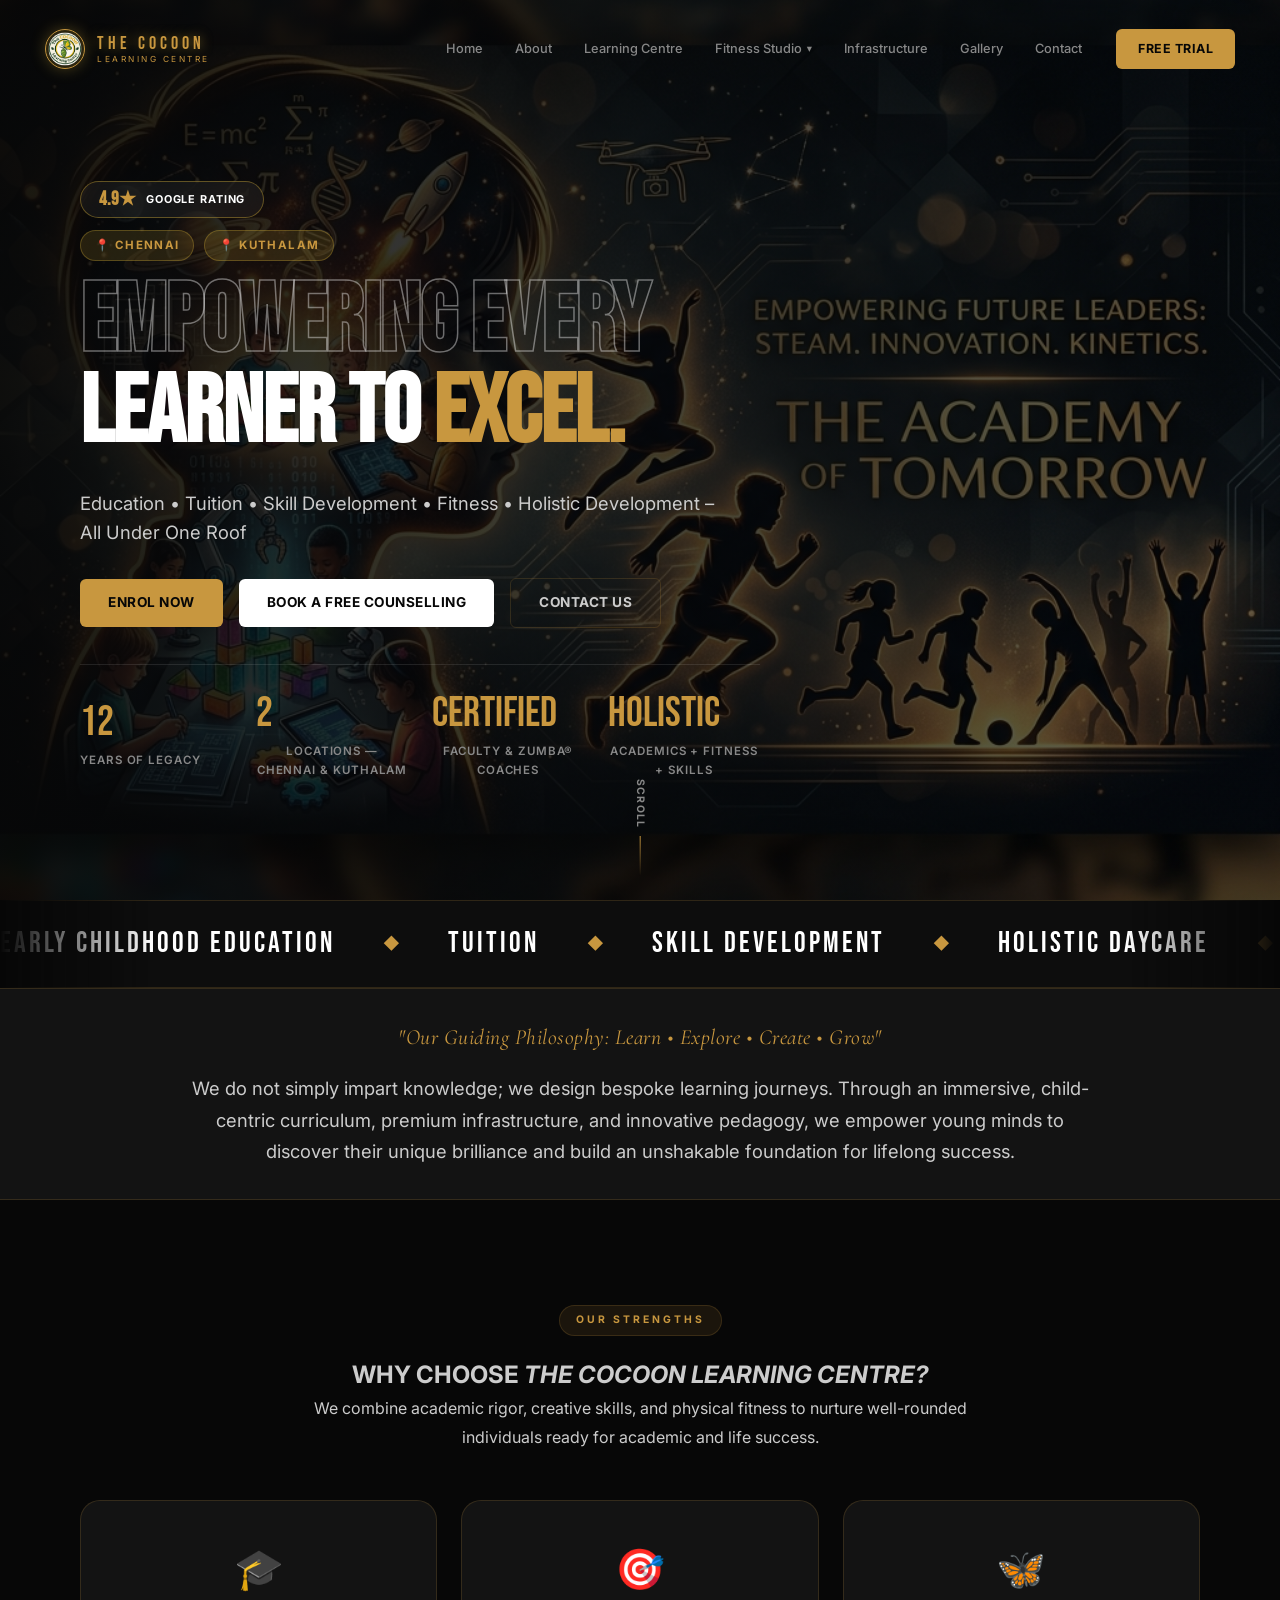
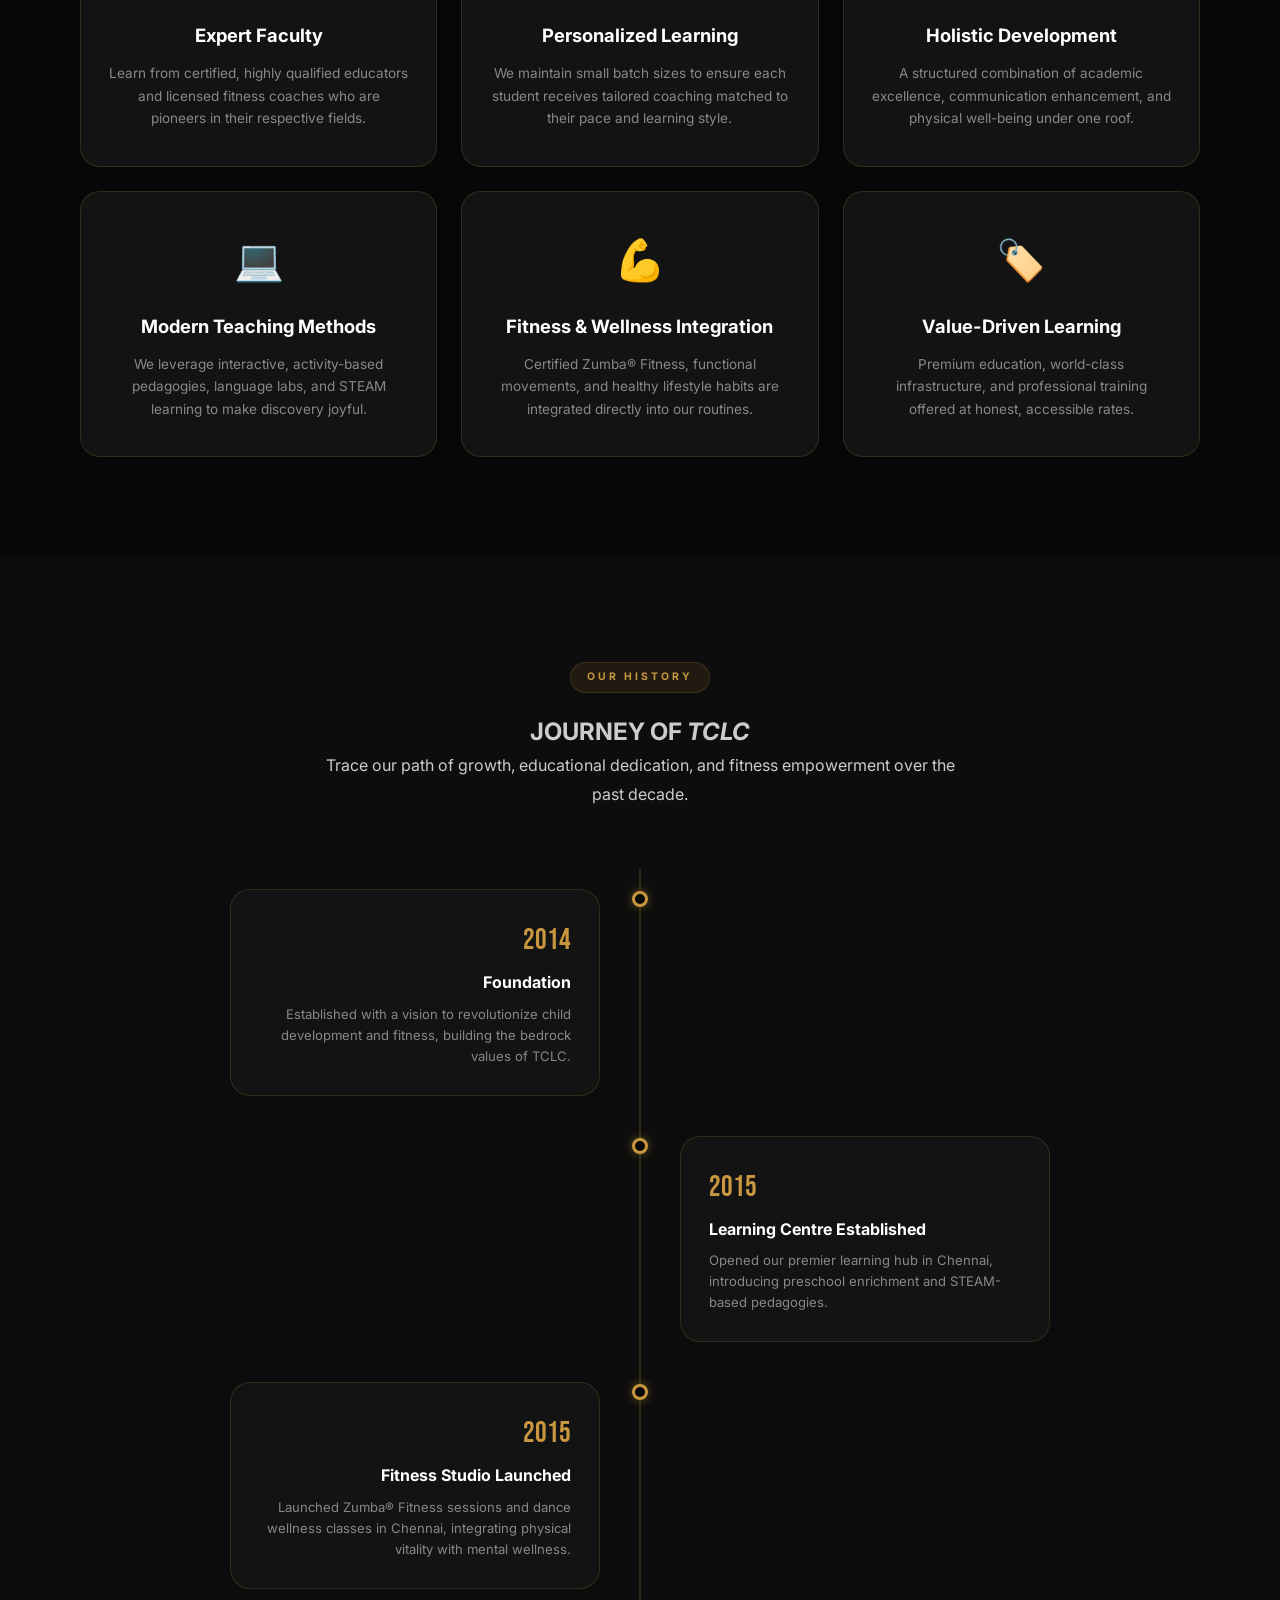
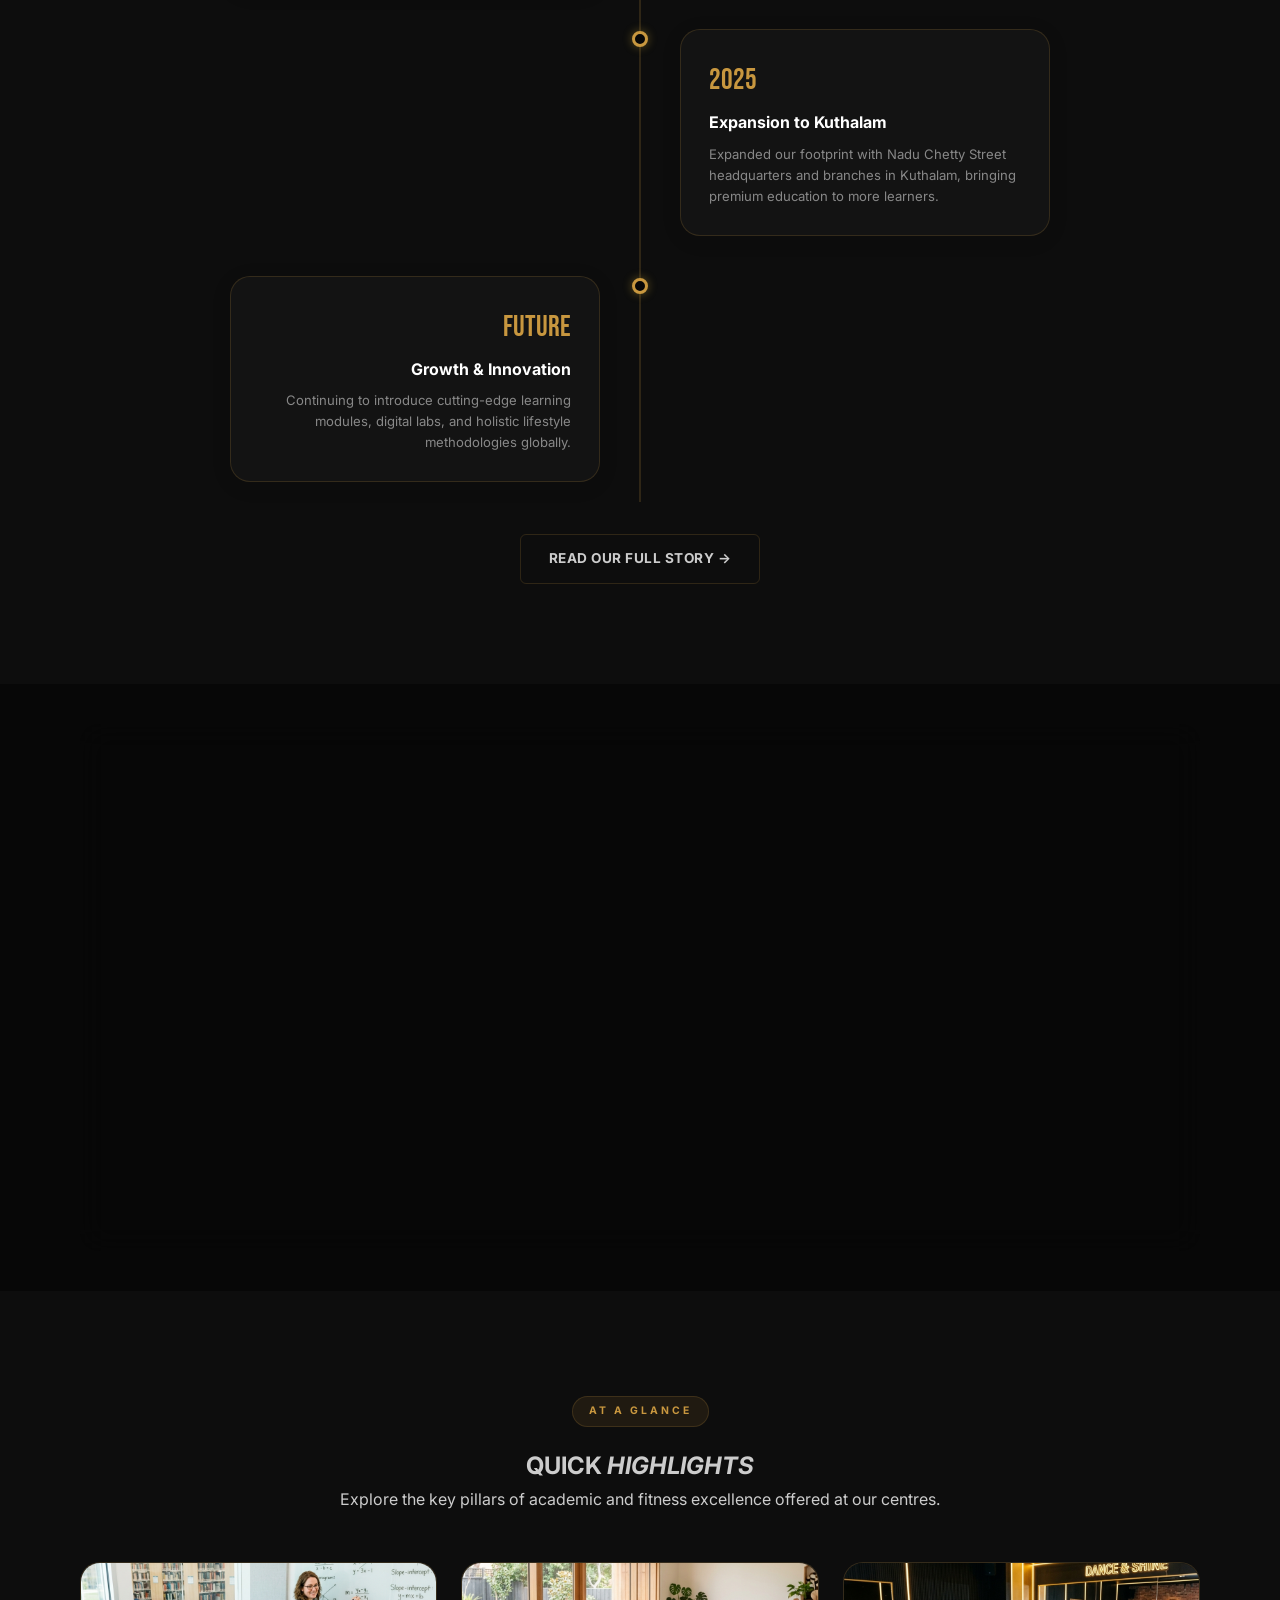
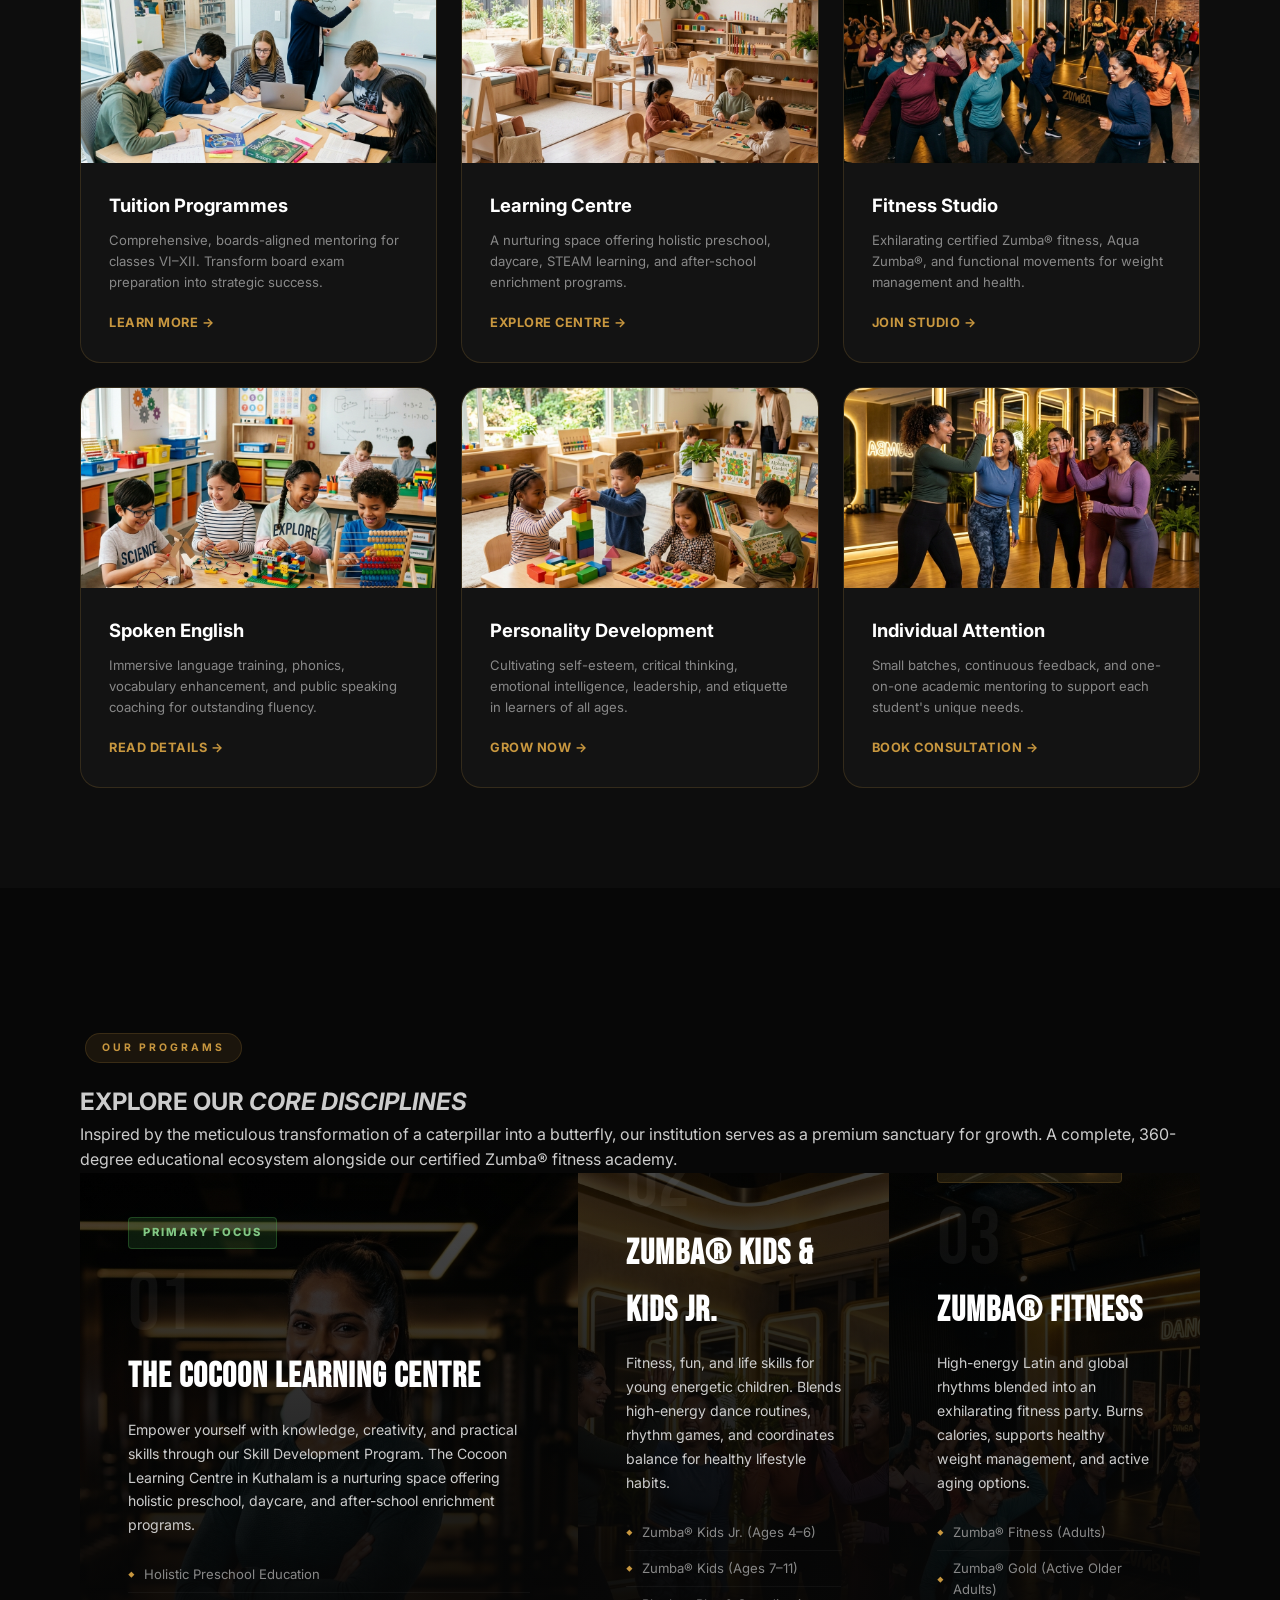
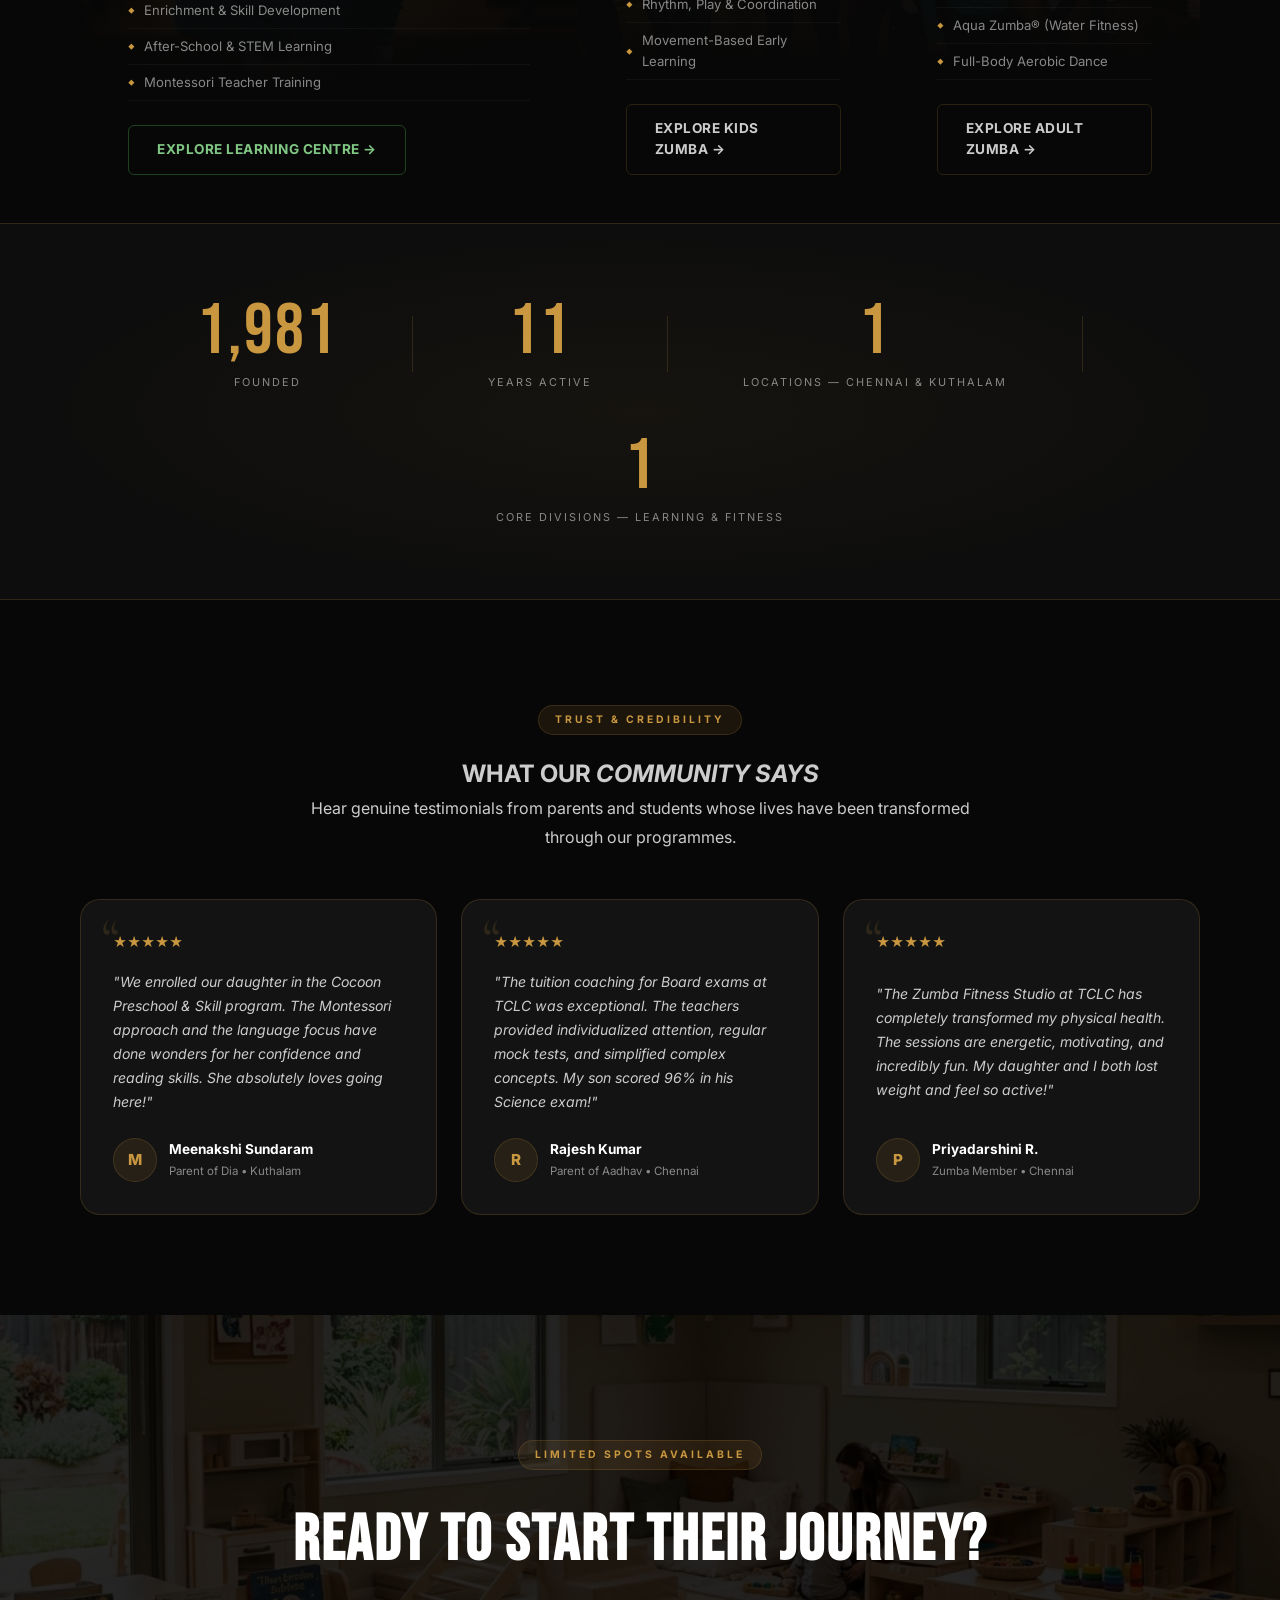
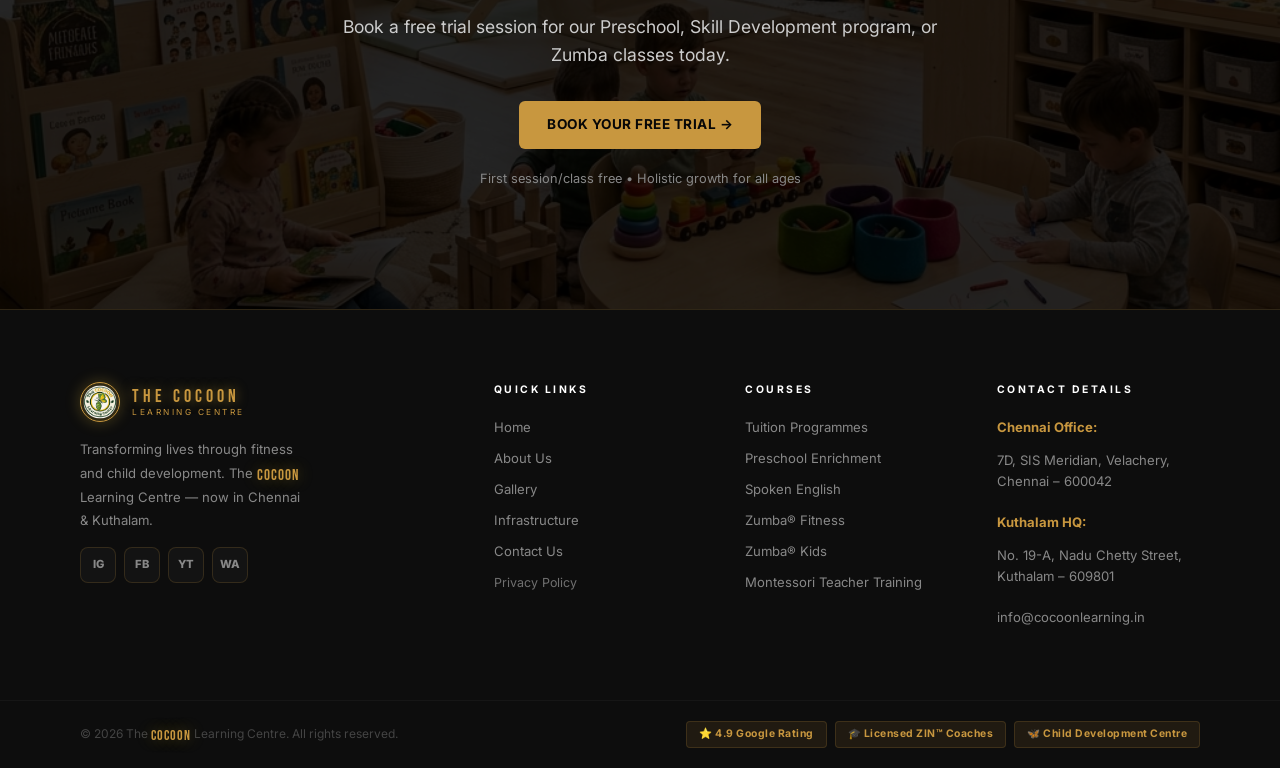
<file: index.html>
<!DOCTYPE html>
<html lang="en">
<head>
  <meta charset="UTF-8" />
  <link rel="icon" href="favicon.ico" sizes="any" />
  <link rel="icon" type="image/png" sizes="192x192" href="images/favicon-192x192.png" />
  <link rel="icon" type="image/png" sizes="48x48" href="images/favicon-48x48.png" />
  <link rel="icon" type="image/png" sizes="32x32" href="images/favicon-32x32.png" />
  <link rel="apple-touch-icon" href="images/apple-touch-icon.png" />
  <meta name="viewport" content="width=device-width, initial-scale=1.0" />
  <title>The Cocoon Learning Centre (TCLC) — Chennai &amp; Kuthalam</title>
  <meta name="description" content="TCLC is Chennai &amp; Kuthalam's premier Tuition, Learning &amp; Fitness Studio, offering Spoken English, personality development, and Zumba fitness programs." />
  <link rel="canonical" href="https://www.cocoonlearning.in/" />

  <!-- Fonts -->
  <link rel="preconnect" href="https://fonts.googleapis.com" />
  <link rel="preconnect" href="https://fonts.gstatic.com" crossorigin />
  <link href="https://fonts.googleapis.com/css2?family=Bebas+Neue&family=Cormorant+Garamond:ital,wght@0,400;0,500;0,600;1,400;1,500;1,600&family=Inter:wght@300;400;500;600;700&display=swap" rel="stylesheet" />

  <!-- Stylesheet -->
  <link rel="stylesheet" href="style.css" />

  <style>
    /* ---- Index-specific overrides ------------------------ */

    /* ── ASYMMETRIC GLASS PANEL HERO WITH VIDEO BG ──────── */
    .hero {
      position: relative;
      width: 100%;
      height: 100vh;
      min-height: 750px;
      display: flex;
      align-items: flex-start;
      overflow: hidden;
      padding: 0;
      margin-top: 0;
      background: var(--bg);
    }
    
    /* Background video styling */
    .hero-bg-video {
      position: absolute;
      inset: 0;
      width: 100%;
      height: 100%;
      object-fit: cover;
      object-position: center;
      z-index: 1;
      filter: brightness(0.5) saturate(1.1);
    }

    /* Gradient overlay: dark on the left side, fading to transparent on the right */
    .hero-overlay {
      position: absolute;
      inset: 0;
      background: linear-gradient(90deg, rgba(7,7,7,0.85) 0%, rgba(7,7,7,0.5) 50%, rgba(7,7,7,0.2) 100%);
      z-index: 2;
    }

    .hero-wrap {
      position: relative;
      z-index: 3;
      max-width: var(--max-w);
      margin: 0 auto;
      padding: 120px 40px 60px;
      width: 100%;
      height: 100%;
      display: flex;
      align-items: center;
      justify-content: flex-start;
    }

    .hero-content {
      display: flex;
      flex-direction: column;
      align-items: flex-start;
      max-width: 680px;
      width: 100%;
      position: relative;
      z-index: 3;
      animation: heroPanelFadeIn 1s cubic-bezier(0.16, 1, 0.3, 1);
    }

    @keyframes heroPanelFadeIn {
      from {
        opacity: 0;
        transform: translateX(-30px);
      }
      to {
        opacity: 1;
        transform: translateX(0);
      }
    }

    .hero-content .hero-title {
      margin-bottom: 20px;
    }

    .hero-content .hero-sub {
      margin-bottom: 30px;
    }

    /* Floating badge top-right */
    .hero-float-badge {
      display: inline-flex;
      align-items: center;
      gap: 10px;
      background: rgba(255,255,255,0.05);
      border: 1px solid rgba(212,175,55,0.4);
      backdrop-filter: blur(12px);
      border-radius: 50px;
      padding: 8px 18px;
      margin-bottom: 12px;
    }

    .hero-float-badge strong {
      font-family: 'Bebas Neue', sans-serif;
      font-size: 1.2rem;
      color: var(--gold);
      line-height: 1;
    }

    .hero-float-badge span {
      font-size: 0.68rem;
      font-weight: 700;
      color: var(--white);
      text-transform: uppercase;
      letter-spacing: 0.08em;
    }

    /* Location pills row */
    .hero-location-pills {
      display: flex;
      justify-content: flex-start;
      gap: 10px;
      flex-wrap: wrap;
      margin-bottom: 16px;
    }

    .hero-loc-pill {
      display: inline-flex;
      align-items: center;
      gap: 6px;
      background: rgba(212,175,55,0.15);
      border: 1px solid rgba(212,175,55,0.3);
      padding: 5px 14px;
      border-radius: 20px;
      font-size: 0.72rem;
      font-weight: 700;
      color: var(--gold);
      text-transform: uppercase;
      letter-spacing: 0.12em;
    }

    .hero-title {
      font-family: 'Bebas Neue', sans-serif;
      font-size: clamp(3rem, 7.5vw, 6.2rem);
      line-height: 0.95;
      color: var(--white);
      margin-bottom: 16px;
      letter-spacing: -0.01em;
      gap: 0;
    }

    .hero-title .ht-accent { color: var(--gold); }

    .hero-title .ht-outline {
      -webkit-text-stroke: 1.5px rgba(255,255,255,0.4);
      -webkit-text-fill-color: transparent;
    }

    /* Sub paragraph */
    .hero-sub {
      font-family: 'Inter', sans-serif;
      font-size: 1.15rem;
      line-height: 1.6;
      color: var(--g1);
      max-width: 650px;
      margin-bottom: 20px;
      margin-top: 10px;
    }

    /* CTA row */
    .hero-ctas {
      display: flex;
      justify-content: flex-start;
      gap: 16px;
      flex-wrap: wrap;
      align-items: center;
      margin-bottom: 36px;
    }

    /* Stats strip */
    .hero-stats {
      display: grid;
      grid-template-columns: repeat(4, 1fr);
      max-width: 750px;
      border-top: 1px solid rgba(255,255,255,0.1);
      padding-top: 28px;
      width: 100%;
    }

    .hs-item {
      display: flex;
      flex-direction: column;
      align-items: flex-start;
      gap: 4px;
    }

    .hs-num {
      font-family: 'Bebas Neue', sans-serif;
      font-size: 2.6rem;
      color: var(--gold);
      line-height: 1;
    }

    .hs-label {
      font-size: 0.72rem;
      font-weight: 600;
      color: var(--g2);
      text-transform: uppercase;
      letter-spacing: 0.08em;
    }

    /* Scroll cue */
    .hero-scroll-cue {
      position: absolute;
      bottom: 24px;
      left: 50%;
      transform: translateX(-50%);
      z-index: 4;
      display: flex;
      flex-direction: column;
      align-items: center;
      gap: 8px;
    }

    .hero-scroll-cue span {
      font-size: 0.65rem;
      font-weight: 700;
      color: var(--g2);
      text-transform: uppercase;
      letter-spacing: 0.12em;
      writing-mode: vertical-rl;
    }

    .scroll-line {
      width: 1px;
      height: 40px;
      background: linear-gradient(to bottom, var(--gold), transparent);
      animation: scrollPulse 2s ease-in-out infinite;
    }

    @keyframes scrollPulse {
      0%, 100% { opacity: 0.3; transform: scaleY(1); }
      50% { opacity: 1; transform: scaleY(1.2); }
    }

    @media (max-width: 991px) {
      .hero-wrap {
        padding-top: 140px;
        padding-bottom: 40px;
        justify-content: center;
      }
      .hero-content {
        max-width: 620px;
        align-items: center;
        text-align: center;
      }
      .hero-location-pills {
        justify-content: center;
      }
      .hero-ctas {
        justify-content: center;
        width: 100%;
      }
      .hero-stats {
        justify-content: center;
        width: 100%;
      }
      .hs-item {
        align-items: center;
        text-align: center;
      }
    }

    @media (max-width: 768px) {
      .hero {
        height: auto;
        min-height: 100vh;
      }
      .hero-wrap {
        padding-left: 20px;
        padding-right: 20px;
      }
      .hero-content {
        max-width: 100%;
      }
      .hero-title {
        font-size: clamp(2.8rem, 10vw, 4.2rem);
      }
      .hero-stats {
        gap: 20px;
        flex-wrap: wrap;
        grid-template-columns: repeat(2, 1fr);
      }
      .hero-scroll-cue {
        display: none;
      }
    }

    /* Disciplines headings centering */
    .disciplines-section > .wrap > .section-head { margin-bottom: 0; }

    /* CTA banner bg */
    .cta-banner-bg::after {
      background: linear-gradient(135deg, rgba(7,7,7,0.88) 60%, rgba(7,7,7,0.72) 100%);
    }
  </style>

  <script type="application/ld+json">
  {
    "@context": "https://schema.org",
    "@type": "EducationalOrganization",
    "name": "The Cocoon Learning Centre (TCLC)",
    "url": "https://www.cocoonlearning.in/",
    "email": "info@cocoonlearning.in",
    "telephone": "+91 98845 01353",
    "address": [
      {
        "@type": "PostalAddress",
        "streetAddress": "7D, SIS Meridian, Velachery",
        "addressLocality": "Chennai",
        "postalCode": "600042",
        "addressCountry": "IN"
      },
      {
        "@type": "PostalAddress",
        "streetAddress": "No. 19-A, Nadu Chetty Street",
        "addressLocality": "Kuthalam",
        "postalCode": "609801",
        "addressCountry": "IN"
      }
    ]
  }
  </script>
</head>
<body data-page="home">

  <!-- PAGE TRANSITION -->
  <div class="page-transition" id="pageTransition"></div>

  <!-- SCROLL PROGRESS -->
  <div class="scroll-progress" id="scrollProgress"></div>

  <!-- CUSTOM CURSOR -->
  <div id="curOuter"></div>
  <div id="curInner"></div>

  <!-- ===================== NAV ========================== -->
  <nav id="nav">
    <div class="nav-wrap">
      <a href="index.html" class="logo">
        <div class="logo-mark img-mark"><img src="images/logo.jpg" alt="The Cocoon Logo" /></div>
        <div class="logo-words">
          <span class="lw-top">The Cocoon</span>
          <span class="lw-bot">LEARNING CENTRE</span>
        </div>
      </a>
            <ul class="nav-links" id="navLinks">
        <li><a href="index.html" data-page="home">Home</a></li>
        <li><a href="about.html" data-page="about">About</a></li>
        <li><a href="learning.html" data-page="learning">Learning Centre</a></li>
        <li class="nav-dropdown">
          <a href="fitness-studio.html" data-page="fitness-studio" class="dropdown-toggle">Fitness Studio <span class="arrow">&#9662;</span></a>
          <ul class="dropdown-menu">
            <li><a href="schedule.html" data-page="schedule">Schedule</a></li>
            <li><a href="pricing.html" data-page="pricing">Pricing</a></li>
          </ul>
        </li>
        <li><a href="infrastructure.html" data-page="infrastructure">Infrastructure</a></li>
        <li><a href="gallery.html" data-page="gallery">Gallery</a></li>
        <li><a href="contact.html" data-page="contact">Contact</a></li>
      </ul>
      <div class="nav-right">
        <a href="contact.html" class="btn-primary nav-cta">Free Trial</a>
        <button class="hamburger" id="hamburger" aria-label="Menu">
          <span></span><span></span><span></span>
        </button>
      </div>
    </div>
  </nav>

  <!-- MOBILE DRAWER -->
    <div class="mobile-drawer" id="mobileDrawer">
    <button class="drawer-close" id="drawerClose">&times;</button>
    <ul>
      <li><a href="index.html">Home</a></li>
      <li><a href="about.html">About</a></li>
      <li><a href="learning.html">Learning Centre</a></li>
      <li class="mobile-dropdown">
        <a href="fitness-studio.html">Fitness Studio</a>
        <ul class="mobile-submenu">
          <li><a href="schedule.html">&bull; Schedule</a></li>
          <li><a href="pricing.html">&bull; Pricing</a></li>
        </ul>
      </li>
      <li><a href="infrastructure.html">Infrastructure</a></li>
      <li><a href="gallery.html">Gallery</a></li>
      <li><a href="contact.html">Contact</a></li>
      <li><a href="contact.html" class="drawer-cta">Book Free Trial &rarr;</a></li>
    </ul>
  </div>
  <div class="drawer-overlay" id="nav-drawer-overlay"></div>

  <!-- ===================== HERO — BACKGROUND VIDEO + GLASS PANEL ====================== -->
  <section class="hero" aria-label="Hero">
    <!-- Full-bleed background video -->
    <video class="hero-bg-video" autoplay loop muted playsinline poster="images/hero_dynamic_blend.png">
      <source src="images/hero_video.mp4" type="video/mp4">
      Your browser does not support the video tag.
    </video>
    
    <!-- Gradient overlay for readability -->
    <div class="hero-overlay"></div>

    <div class="hero-wrap">
      <!-- Left: Content -->
      <div class="hero-content" data-reveal>
        <!-- Floating rating badge -->
        <div class="hero-float-badge" aria-label="Google Rating 4.9 stars">
          <strong>4.9★</strong>
          <span>Google Rating</span>
        </div>

        <!-- Location pills -->
        <div class="hero-location-pills">
          <span class="hero-loc-pill">📍 Chennai</span>
          <span class="hero-loc-pill">📍 Kuthalam</span>
        </div>

        <h1 class="hero-title">
          <span class="ht-outline">Empowering Every</span>
          <span>Learner to <span class="ht-accent">Excel.</span></span>
        </h1>

        <p class="hero-sub">
          Education &bull; Tuition &bull; Skill Development &bull; Fitness &bull; Holistic Development – All Under One Roof
        </p>

        <!-- CTAs -->
        <div class="hero-ctas">
          <a href="contact.html?interest=enrol" class="btn-primary">Enrol Now</a>
          <a href="contact.html?interest=counselling" class="btn-primary" style="background: var(--white); color: var(--bg); border-color: var(--white);">Book a Free Counselling</a>
          <a href="contact.html" class="btn-ghost">Contact Us</a>
        </div>

        <!-- Stats strip -->
        <div class="hero-stats">
          <div class="hs-item">
            <span class="hs-num">
              <span class="count" data-to="12" data-suffix="+">0+</span>
            </span>
            <span class="hs-label">Years of Legacy</span>
          </div>
          <div class="hs-item">
            <span class="hs-num">
              <span class="count" data-to="2" data-suffix="">0</span>
            </span>
            <span class="hs-label">Locations — Chennai &amp; Kuthalam</span>
          </div>
          <div class="hs-item">
            <span class="hs-num">Certified</span>
            <span class="hs-label">Faculty &amp; Zumba&reg; Coaches</span>
          </div>
          <div class="hs-item">
            <span class="hs-num">Holistic</span>
            <span class="hs-label">Academics + Fitness + Skills</span>
          </div>
        </div>
      </div><!-- /hero-content -->
    </div><!-- /hero-wrap -->

    <!-- Scroll cue -->
    <div class="hero-scroll-cue" aria-hidden="true">
      <span>Scroll</span>
      <div class="scroll-line"></div>
    </div>
  </section><!-- /hero -->

  <!-- ===================== MARQUEE ====================== -->
  <div class="marquee-strip" aria-hidden="true">
    <div class="marquee-track">
      <span class="mt-text">EARLY CHILDHOOD EDUCATION</span><span class="mt-sep">◆</span>
      <span class="mt-text">TUITION</span><span class="mt-sep">◆</span>
      <span class="mt-text">SKILL DEVELOPMENT</span><span class="mt-sep">◆</span>
      <span class="mt-text">HOLISTIC DAYCARE</span><span class="mt-sep">◆</span>
      <span class="mt-text">ZUMBA® FITNESS</span><span class="mt-sep">◆</span>
      <span class="mt-text">ZUMBA® KIDS</span><span class="mt-sep">◆</span>
      <span class="mt-text">ZUMBA® GOLD</span><span class="mt-sep">◆</span>
      <span class="mt-text">LANGUAGE ENRICHMENT PROGRAM</span><span class="mt-sep">◆</span>
      <span class="mt-text">STEAM LEARNING</span><span class="mt-sep">◆</span>
      
      <!-- Duplicated for seamless infinity scroll -->
      <span class="mt-text">EARLY CHILDHOOD EDUCATION</span><span class="mt-sep">◆</span>
      <span class="mt-text">TUITION</span><span class="mt-sep">◆</span>
      <span class="mt-text">SKILL DEVELOPMENT</span><span class="mt-sep">◆</span>
      <span class="mt-text">HOLISTIC DAYCARE</span><span class="mt-sep">◆</span>
      <span class="mt-text">ZUMBA® FITNESS</span><span class="mt-sep">◆</span>
      <span class="mt-text">ZUMBA® KIDS</span><span class="mt-sep">◆</span>
      <span class="mt-text">ZUMBA® GOLD</span><span class="mt-sep">◆</span>
      <span class="mt-text">LANGUAGE ENRICHMENT PROGRAM</span><span class="mt-sep">◆</span>
      <span class="mt-text">STEAM LEARNING</span><span class="mt-sep">◆</span>
    </div>
  </div>

  <!-- ===================== TAGLINE STRIP ================= -->
  <div class="tagline-strip" aria-label="Tagline">
    <div class="wrap text-center" data-reveal>
      <p class="tagline-text" style="color:var(--gold);">"Our Guiding Philosophy: Learn &bull; Explore &bull; Create &bull; Grow"</p>
      <p style="color:var(--g1); max-width:900px; margin:20px auto 0; font-size:1.15rem; line-height:1.7;">
        We do not simply impart knowledge; we design bespoke learning journeys. Through an immersive, child-centric curriculum, premium infrastructure, and innovative pedagogy, we empower young minds to discover their unique brilliance and build an unshakable foundation for lifelong success.
      </p>
    </div>
  </div>

  <!-- ===================== WHY CHOOSE TCLC? ===================== -->
  <section class="why-choose-section" id="why-choose">
    <div class="wrap">
      <div class="section-head text-center" data-reveal>
        <div class="sec-tag">Our Strengths</div>
        <h2>WHY CHOOSE <em>THE COCOON LEARNING CENTRE?</em></h2>
        <p class="sec-subtitle" style="margin: 0 auto; max-width: 700px; color: var(--g1);">We combine academic rigor, creative skills, and physical fitness to nurture well-rounded individuals ready for academic and life success.</p>
      </div>

      <div class="why-choose-grid">
        <div class="why-card" data-reveal data-reveal-delay="1">
          <span class="why-icon">🎓</span>
          <h3>Expert Faculty</h3>
          <p>Learn from certified, highly qualified educators and licensed fitness coaches who are pioneers in their respective fields.</p>
        </div>
        <div class="why-card" data-reveal data-reveal-delay="2">
          <span class="why-icon">🎯</span>
          <h3>Personalized Learning</h3>
          <p>We maintain small batch sizes to ensure each student receives tailored coaching matched to their pace and learning style.</p>
        </div>
        <div class="why-card" data-reveal data-reveal-delay="3">
          <span class="why-icon">🦋</span>
          <h3>Holistic Development</h3>
          <p>A structured combination of academic excellence, communication enhancement, and physical well-being under one roof.</p>
        </div>
        <div class="why-card" data-reveal data-reveal-delay="4">
          <span class="why-icon">💻</span>
          <h3>Modern Teaching Methods</h3>
          <p>We leverage interactive, activity-based pedagogies, language labs, and STEAM learning to make discovery joyful.</p>
        </div>
        <div class="why-card" data-reveal data-reveal-delay="5">
          <span class="why-icon">💪</span>
          <h3>Fitness &amp; Wellness Integration</h3>
          <p>Certified Zumba® Fitness, functional movements, and healthy lifestyle habits are integrated directly into our routines.</p>
        </div>
        <div class="why-card" data-reveal data-reveal-delay="6">
          <span class="why-icon">🏷️</span>
          <h3>Value-Driven Learning</h3>
          <p>Premium education, world-class infrastructure, and professional training offered at honest, accessible rates.</p>
        </div>
      </div>
    </div>
  </section>

  <!-- ===================== JOURNEY OF TCLC (TIMELINE) ===================== -->
  <section class="journey-timeline-section" id="journey">
    <div class="wrap">
      <div class="section-head text-center" data-reveal>
        <div class="sec-tag">Our History</div>
        <h2>JOURNEY OF <em>TCLC</em></h2>
        <p class="sec-subtitle" style="margin:0 auto; max-width: 650px; color: var(--g1);">Trace our path of growth, educational dedication, and fitness empowerment over the past decade.</p>
      </div>

      <div class="journey-timeline">
        <!-- Item 1: 2014 -->
        <div class="jt-item" data-reveal>
          <div class="jt-dot"></div>
          <div class="jt-content">
            <div class="jt-year">2014</div>
            <h3 class="jt-title">Foundation</h3>
            <p class="jt-desc">Established with a vision to revolutionize child development and fitness, building the bedrock values of TCLC.</p>
          </div>
        </div>

        <!-- Item 2: 2015 Chennai LC -->
        <div class="jt-item" data-reveal>
          <div class="jt-dot"></div>
          <div class="jt-content">
            <div class="jt-year">2015</div>
            <h3 class="jt-title">Learning Centre Established</h3>
            <p class="jt-desc">Opened our premier learning hub in Chennai, introducing preschool enrichment and STEAM-based pedagogies.</p>
          </div>
        </div>

        <!-- Item 3: 2015 Chennai Fitness -->
        <div class="jt-item" data-reveal>
          <div class="jt-dot"></div>
          <div class="jt-content">
            <div class="jt-year">2015</div>
            <h3 class="jt-title">Fitness Studio Launched</h3>
            <p class="jt-desc">Launched Zumba&reg; Fitness sessions and dance wellness classes in Chennai, integrating physical vitality with mental wellness.</p>
          </div>
        </div>

        <!-- Item 4: 2025 Kuthalam -->
        <div class="jt-item" data-reveal>
          <div class="jt-dot"></div>
          <div class="jt-content">
            <div class="jt-year">2025</div>
            <h3 class="jt-title">Expansion to Kuthalam</h3>
            <p class="jt-desc">Expanded our footprint with Nadu Chetty Street headquarters and branches in Kuthalam, bringing premium education to more learners.</p>
          </div>
        </div>

        <!-- Item 5: Future -->
        <div class="jt-item" data-reveal>
          <div class="jt-dot"></div>
          <div class="jt-content">
            <div class="jt-year">Future</div>
            <h3 class="jt-title">Growth &amp; Innovation</h3>
            <p class="jt-desc">Continuing to introduce cutting-edge learning modules, digital labs, and holistic lifestyle methodologies globally.</p>
          </div>
        </div>
      </div>

      <div class="text-center" style="margin-top:32px;">
        <a href="about.html#journey" class="btn-ghost">Read Our Full Story &rarr;</a>
      </div>
    </div>
  </section><!-- /journey-timeline-section -->

  <!-- ===================== LAUNCH PROMO BANNER ======================= -->
  <section class="section launch-promo-section" style="padding: 40px 0;">
    <div class="wrap">
      <div class="launch-promo-box" data-scroll-reveal>
        <span class="promo-badge">🎉 Launch Announcement</span>
        <h2 class="promo-title">Weekday Online General <em>Zumba Batch</em> is Open!</h2>
        <p class="promo-subtitle">Looking to stay fit from the comfort of your home?</p>
        
        <div class="promo-features">
          <div class="promo-feat-item">
            <span class="promo-feat-icon">💻</span>
            <span>8 Live Online Sessions Every Month</span>
          </div>
          <div class="promo-feat-item">
            <span class="promo-feat-icon">✨</span>
            <span>Beginner-Friendly Framework</span>
          </div>
          <div class="promo-feat-item">
            <span class="promo-feat-icon">🔥</span>
            <span>Fun, Energetic, and Effective Workouts</span>
          </div>
        </div>
        
        <div class="promo-offer-card">
          <div class="promo-offer-info">
            <span class="promo-offer-label">Launch Offer</span>
            <span class="promo-offer-price">₹999<span>/month (8 classes)</span></span>
          </div>
          <div class="promo-offer-cta">
            <span class="promo-limited-badge">⚠️ Limited Seats Available</span>
            <a href="contact.html?interest=online-zumba" class="btn-primary">Reserve Your Spot &rarr;</a>
          </div>
        </div>
        
        <p style="margin-top: 24px; font-size: 0.9rem; color: var(--g2); text-align: center; font-weight: 600;">
          Let us know which weekday and time work best for you. Once we receive your preferences, we'll finalize the schedule and get started!
        </p>
      </div>
    </div>
  </section>

  <!-- ===================== QUICK HIGHLIGHTS ===================== -->
  <section class="highlights-section" id="highlights">
    <div class="wrap">
      <div class="section-head text-center" data-reveal>
        <div class="sec-tag">At a Glance</div>
        <h2>QUICK <em>HIGHLIGHTS</em></h2>
        <p class="sec-subtitle" style="margin: 0 auto; max-width: 700px; color: var(--g1);">Explore the key pillars of academic and fitness excellence offered at our centres.</p>
      </div>

      <div class="highlights-grid">
        <!-- Card 1 -->
        <div class="highlight-card" data-reveal data-reveal-delay="1">
          <div class="highlight-img-wrap">
            <img src="images/tuition_coaching.png" alt="Tuition Programmes" />
          </div>
          <div class="highlight-body">
            <h3>Tuition Programmes</h3>
            <p>Comprehensive, boards-aligned mentoring for classes VI–XII. Transform board exam preparation into strategic success.</p>
            <a href="learning.html" class="highlight-link">Learn More &rarr;</a>
          </div>
        </div>
        <!-- Card 2 -->
        <div class="highlight-card" data-reveal data-reveal-delay="2">
          <div class="highlight-img-wrap">
            <img src="images/learning_center_about.png" alt="Learning Centre" />
          </div>
          <div class="highlight-body">
            <h3>Learning Centre</h3>
            <p>A nurturing space offering holistic preschool, daycare, STEAM learning, and after-school enrichment programs.</p>
            <a href="learning.html" class="highlight-link">Explore Centre &rarr;</a>
          </div>
        </div>
        <!-- Card 3 -->
        <div class="highlight-card" data-reveal data-reveal-delay="3">
          <div class="highlight-img-wrap">
            <img src="images/zumba_class.png" alt="Fitness Studio" />
          </div>
          <div class="highlight-body">
            <h3>Fitness Studio</h3>
            <p>Exhilarating certified Zumba® fitness, Aqua Zumba®, and functional movements for weight management and health.</p>
            <a href="fitness-studio.html" class="highlight-link">Join Studio &rarr;</a>
          </div>
        </div>
        <!-- Card 4 -->
        <div class="highlight-card" data-reveal data-reveal-delay="4">
          <div class="highlight-img-wrap">
            <img src="images/skill_dev.png" alt="Spoken English" />
          </div>
          <div class="highlight-body">
            <h3>Spoken English</h3>
            <p>Immersive language training, phonics, vocabulary enhancement, and public speaking coaching for outstanding fluency.</p>
            <a href="learning.html" class="highlight-link">Read Details &rarr;</a>
          </div>
        </div>
        <!-- Card 5 -->
        <div class="highlight-card" data-reveal data-reveal-delay="5">
          <div class="highlight-img-wrap">
            <img src="images/preschool_class.png" alt="Personality Development" />
          </div>
          <div class="highlight-body">
            <h3>Personality Development</h3>
            <p>Cultivating self-esteem, critical thinking, emotional intelligence, leadership, and etiquette in learners of all ages.</p>
            <a href="learning.html" class="highlight-link">Grow Now &rarr;</a>
          </div>
        </div>
        <!-- Card 6 -->
        <div class="highlight-card" data-reveal data-reveal-delay="6">
          <div class="highlight-img-wrap">
            <img src="images/about_community.png" alt="Individual Attention" />
          </div>
          <div class="highlight-body">
            <h3>Individual Attention</h3>
            <p>Small batches, continuous feedback, and one-on-one academic mentoring to support each student's unique needs.</p>
            <a href="contact.html" class="highlight-link">Book Consultation &rarr;</a>
          </div>
        </div>
      </div>
    </div>
  </section>

  <!-- ===================== DISCIPLINES ================== -->
  <section class="disciplines-section" id="disciplines">
    <div class="wrap">
      <div class="section-head" data-reveal>
        <div class="sec-tag">Our Programs</div>
        <h2>EXPLORE OUR <em>CORE DISCIPLINES</em></h2>
        <p>Inspired by the meticulous transformation of a caterpillar into a butterfly, our institution serves as a premium sanctuary for growth. A complete, 360-degree educational ecosystem alongside our certified Zumba® fitness academy.</p>
      </div>

      <div class="disc-panels">

        <!-- Kids Learning Centre Panel -->
        <div class="disc-panel disc-learning" data-reveal data-reveal-delay="1">
          <div class="disc-panel-bg">
            <img src="images/contact_bg.png" alt="Kids Learning Program" />
          </div>
          <div class="disc-content">
            <span class="disc-badge primary-badge">PRIMARY FOCUS</span>
            <div class="disc-num">01</div>
            <h3 class="disc-title">The Cocoon Learning Centre</h3>
            <p class="disc-desc">Empower yourself with knowledge, creativity, and practical skills through our Skill Development Program. The Cocoon Learning Centre in Kuthalam is a nurturing space offering holistic preschool, daycare, and after-school enrichment programs.</p>
            <ul class="disc-list">
              <li>Holistic Preschool Education</li>
              <li>Enrichment &amp; Skill Development</li>
              <li>After-School &amp; STEM Learning</li>
              <li>Montessori Teacher Training</li>
            </ul>
            <a href="learning.html" class="btn-ghost" style="color:#81c784; border-color:rgba(76,175,80,0.35);">Explore Learning Centre &rarr;</a>
          </div>
        </div>

        <!-- Zumba Kids Panel -->
        <div class="disc-panel disc-specialized" data-reveal data-reveal-delay="2">
          <div class="disc-panel-bg">
            <img src="images/about_community.png" alt="Zumba Kids & Gold Class" />
          </div>
          <div class="disc-content">
            <span class="disc-badge secondary-badge">SECONDARY FITNESS</span>
            <div class="disc-num">02</div>
            <h3 class="disc-title">ZUMBA® KIDS &amp; KIDS JR.</h3>
            <p class="disc-desc">Fitness, fun, and life skills for young energetic children. Blends high-energy dance routines, rhythm games, and coordinates balance for healthy lifestyle habits.</p>
            <ul class="disc-list">
              <li>Zumba® Kids Jr. (Ages 4–6)</li>
              <li>Zumba® Kids (Ages 7–11)</li>
              <li>Rhythm, Play &amp; Coordination</li>
              <li>Movement-Based Early Learning</li>
            </ul>
            <a href="fitness-studio.html" class="btn-ghost">Explore Kids Zumba &rarr;</a>
          </div>
        </div>

        <!-- Zumba Adult Panel -->
        <div class="disc-panel disc-zumba" data-reveal data-reveal-delay="3">
          <div class="disc-panel-bg">
            <img src="images/zumba_class.png" alt="Zumba Fitness Class" />
          </div>
          <div class="disc-content">
            <span class="disc-badge secondary-badge">SECONDARY FITNESS</span>
            <div class="disc-num">03</div>
            <h3 class="disc-title">ZUMBA® FITNESS</h3>
            <p class="disc-desc">High-energy Latin and global rhythms blended into an exhilarating fitness party. Burns calories, supports healthy weight management, and active aging options.</p>
            <ul class="disc-list">
              <li>Zumba® Fitness (Adults)</li>
              <li>Zumba® Gold (Active Older Adults)</li>
              <li>Aqua Zumba® (Water Fitness)</li>
              <li>Full-Body Aerobic Dance</li>
            </ul>
            <a href="fitness-studio.html" class="btn-ghost">Explore Adult Zumba &rarr;</a>
          </div>
        </div>

      </div>
    </div>
  </section><!-- /disciplines -->

  <!-- ===================== STATS BAND =================== -->
  <div class="stats-band" aria-label="Academy statistics">
    <div class="wrap">
      <div class="sb-inner">
        <div class="sb-item" data-reveal>
          <div class="sb-val">
            <span class="count" data-to="2014" data-suffix="" data-duration="1200">0</span>
          </div>
          <div class="sb-label">Founded</div>
        </div>
        <div class="sb-sep" aria-hidden="true"></div>
        <div class="sb-item" data-reveal data-reveal-delay="1">
          <div class="sb-val">
            <span class="count" data-to="12" data-suffix="+">0</span>
          </div>
          <div class="sb-label">Years Active</div>
        </div>
        <div class="sb-sep" aria-hidden="true"></div>
        <div class="sb-item" data-reveal data-reveal-delay="2">
          <div class="sb-val">
            <span class="count" data-to="2" data-suffix="">0</span>
          </div>
          <div class="sb-label">Locations — Chennai &amp; Kuthalam</div>
        </div>
        <div class="sb-sep" aria-hidden="true"></div>
        <div class="sb-item" data-reveal data-reveal-delay="3">
          <div class="sb-val">
            <span class="count" data-to="2" data-suffix="">0</span>
          </div>
          <div class="sb-label">Core Divisions — Learning &amp; Fitness</div>
        </div>
      </div>
    </div>
  </div><!-- /stats-band -->

  <!-- ===================== TESTIMONIALS ================== -->
  <section class="testimonials-section" aria-label="Testimonials">
    <div class="wrap">
      <div class="section-head text-center" data-reveal>
        <div class="sec-tag">Trust &amp; Credibility</div>
        <h2>WHAT OUR <em>COMMUNITY SAYS</em></h2>
        <p class="sec-subtitle" style="margin: 0 auto; max-width: 700px; color: var(--g1);">Hear genuine testimonials from parents and students whose lives have been transformed through our programmes.</p>
      </div>

      <div class="testimonials-grid">
        <!-- Testimonial 1 -->
        <div class="testimonial-card" data-reveal data-reveal-delay="1">
          <span class="testi-quote-icon">&ldquo;</span>
          <div class="testi-rating">★★★★★</div>
          <p class="testi-content">
            "We enrolled our daughter in the Cocoon Preschool &amp; Skill program. The Montessori approach and the language focus have done wonders for her confidence and reading skills. She absolutely loves going here!"
          </p>
          <div class="testi-user">
            <div class="testi-avatar">M</div>
            <div class="testi-info">
              <strong>Meenakshi Sundaram</strong>
              <span>Parent of Dia &bull; Kuthalam</span>
            </div>
          </div>
        </div>

        <!-- Testimonial 2 -->
        <div class="testimonial-card" data-reveal data-reveal-delay="2">
          <span class="testi-quote-icon">&ldquo;</span>
          <div class="testi-rating">★★★★★</div>
          <p class="testi-content">
            "The tuition coaching for Board exams at TCLC was exceptional. The teachers provided individualized attention, regular mock tests, and simplified complex concepts. My son scored 96% in his Science exam!"
          </p>
          <div class="testi-user">
            <div class="testi-avatar">R</div>
            <div class="testi-info">
              <strong>Rajesh Kumar</strong>
              <span>Parent of Aadhav &bull; Chennai</span>
            </div>
          </div>
        </div>

        <!-- Testimonial 3 -->
        <div class="testimonial-card" data-reveal data-reveal-delay="3">
          <span class="testi-quote-icon">&ldquo;</span>
          <div class="testi-rating">★★★★★</div>
          <p class="testi-content">
            "The Zumba Fitness Studio at TCLC has completely transformed my physical health. The sessions are energetic, motivating, and incredibly fun. My daughter and I both lost weight and feel so active!"
          </p>
          <div class="testi-user">
            <div class="testi-avatar">P</div>
            <div class="testi-info">
              <strong>Priyadarshini R.</strong>
              <span>Zumba Member &bull; Chennai</span>
            </div>
          </div>
        </div>
      </div>
    </div>
  </section>

  <!-- ===================== CTA BANNER =================== -->
  <section class="cta-banner" aria-label="Call to action">
    <div class="cta-banner-bg">
      <img src="images/daycare_safe.png" alt="" aria-hidden="true" />
    </div>
    <div class="wrap cta-banner-inner cta-banner-content" data-reveal>
      <div class="sec-tag">Limited Spots Available</div>
      <h2>READY TO START THEIR JOURNEY?</h2>
      <p>Book a free trial session for our Preschool, Skill Development program, or Zumba classes today.</p>
      <a href="contact.html" class="btn-primary">Book Your Free Trial &rarr;</a>
      <span class="cta-fine">First session/class free &bull; Holistic growth for all ages</span>
    </div>
  </section><!-- /cta-banner -->

  <!-- ===================== FOOTER ======================= -->
  <footer class="footer">
    <div class="footer-top">
      <div class="wrap">
        <div class="footer-grid">
          <div class="fg-brand">
            <a href="index.html" class="logo">
              <div class="logo-mark img-mark"><img src="images/logo.jpg" alt="The Cocoon Logo" /></div>
              <div class="logo-words">
                <span class="lw-top">The Cocoon</span>
                <span class="lw-bot">LEARNING CENTRE</span>
              </div>
            </a>
            <p>Transforming lives through fitness and child development. The <span class="cocoon-brand">Cocoon</span> Learning Centre — now in Chennai &amp; Kuthalam.</p>
            <div class="social-links">
              <a href="https://instagram.com" target="_blank" rel="noopener noreferrer" aria-label="Instagram">IG</a>
              <a href="https://facebook.com" target="_blank" rel="noopener noreferrer" aria-label="Facebook">FB</a>
              <a href="https://youtube.com" target="_blank" rel="noopener noreferrer" aria-label="YouTube">YT</a>
              <a href="https://wa.me/919884501353" target="_blank" rel="noopener noreferrer" aria-label="WhatsApp">WA</a>
            </div>
          </div>
          <div class="fg-col">
            <h5>Quick Links</h5>
            <ul>
              <li><a href="index.html">Home</a></li>
              <li><a href="about.html">About Us</a></li>
              <li><a href="gallery.html">Gallery</a></li>
              <li><a href="infrastructure.html">Infrastructure</a></li>
              <li><a href="contact.html">Contact Us</a></li>
              <li><a href="privacy.html" style="opacity: 0.8; font-size: 0.78rem;">Privacy Policy</a></li>
            </ul>
          </div>
          <div class="fg-col">
            <h5>Courses</h5>
            <ul>
              <li><a href="learning.html">Tuition Programmes</a></li>
              <li><a href="learning.html">Preschool Enrichment</a></li>
              <li><a href="learning.html">Spoken English</a></li>
              <li><a href="fitness-studio.html">Zumba® Fitness</a></li>
              <li><a href="fitness-studio.html">Zumba® Kids</a></li>
              <li><a href="learning.html">Montessori Teacher Training</a></li>
            </ul>
          </div>
          <div class="fg-col">
            <h5>Contact Details</h5>
            <ul>
              <li style="color:var(--gold);font-weight:700;margin-bottom:2px;">Chennai Office:</li>
              <li>7D, SIS Meridian, Velachery, Chennai – 600042</li>
              <li style="color:var(--gold);font-weight:700;margin-top:10px;margin-bottom:2px;">Kuthalam HQ:</li>
              <li>No. 19-A, Nadu Chetty Street, Kuthalam – 609801</li>
              <li style="margin-top:10px;"><a href="mailto:info@cocoonlearning.in">info@cocoonlearning.in</a></li>
            </ul>
          </div>
        </div>
      </div>
    </div>
    <div class="footer-bottom">
      <div class="wrap footer-bottom-inner">
        <p>&copy; <span id="footer-year">2026</span> The <span class="cocoon-brand">Cocoon</span> Learning Centre. All rights reserved.</p>
        <div class="footer-badges">
          <span>⭐ 4.9 Google Rating</span>
          <span>🎓 Licensed ZIN™ Coaches</span>
          <span>🦋 Child Development Centre</span>
        </div>
      </div>
    </div>
  </footer>

  <!-- BACK TO TOP -->
  <a href="#" class="back-to-top" id="backToTop" aria-label="Back to top">&uarr;</a>

  <!-- SCRIPT -->
  <script src="script.js"></script>
</body>
</html>
</file>
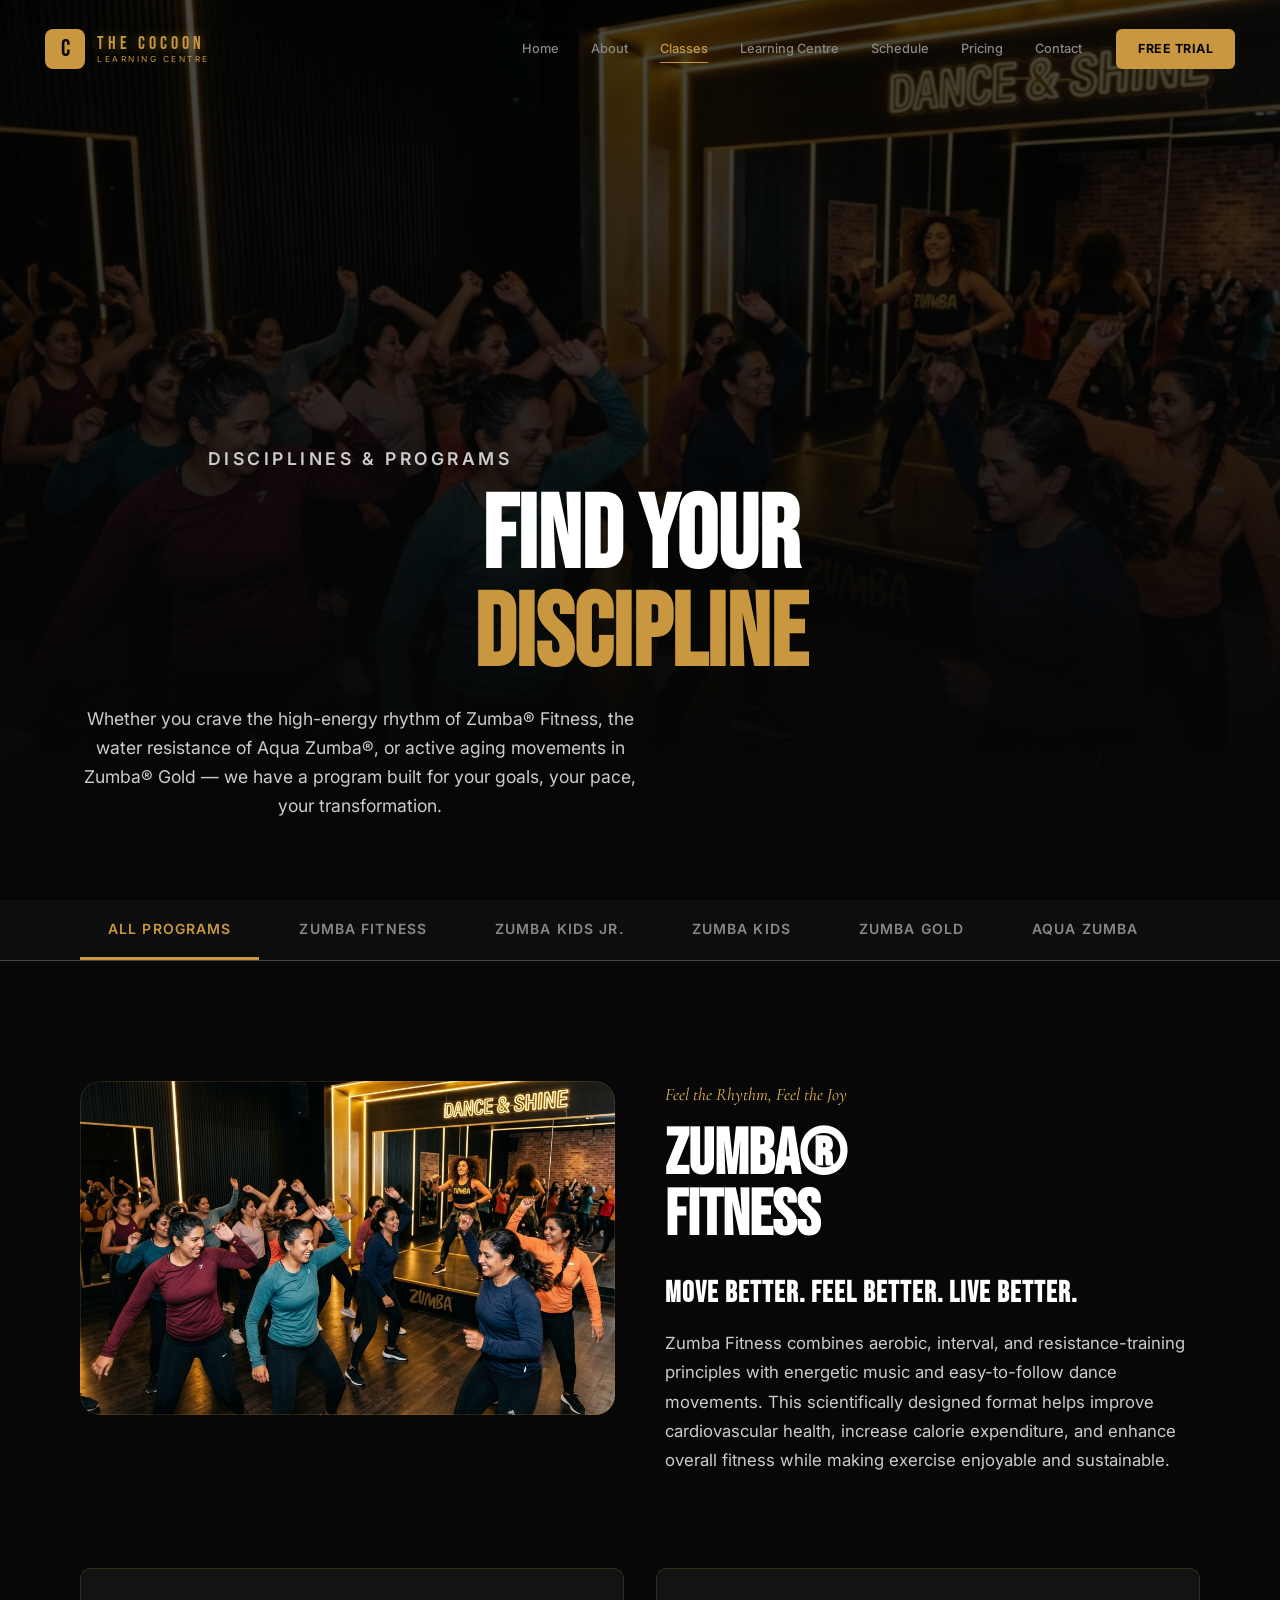
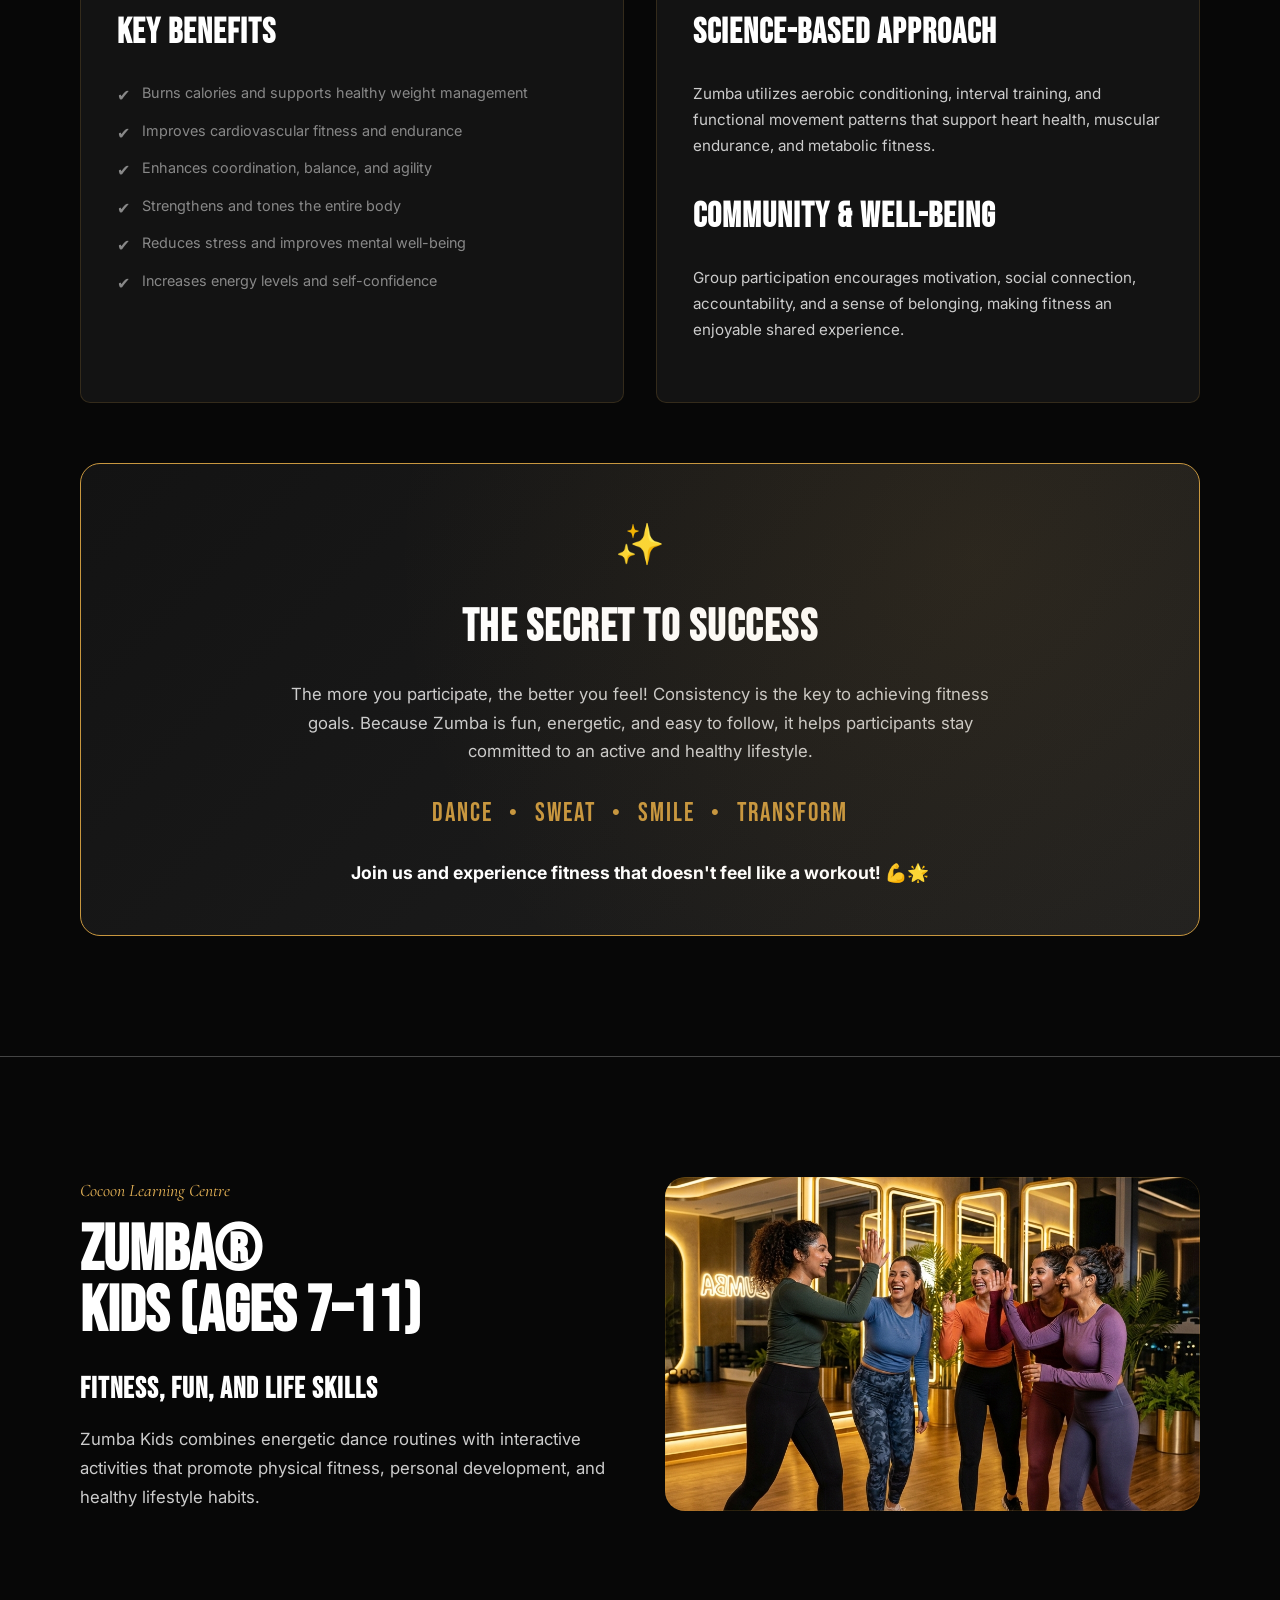
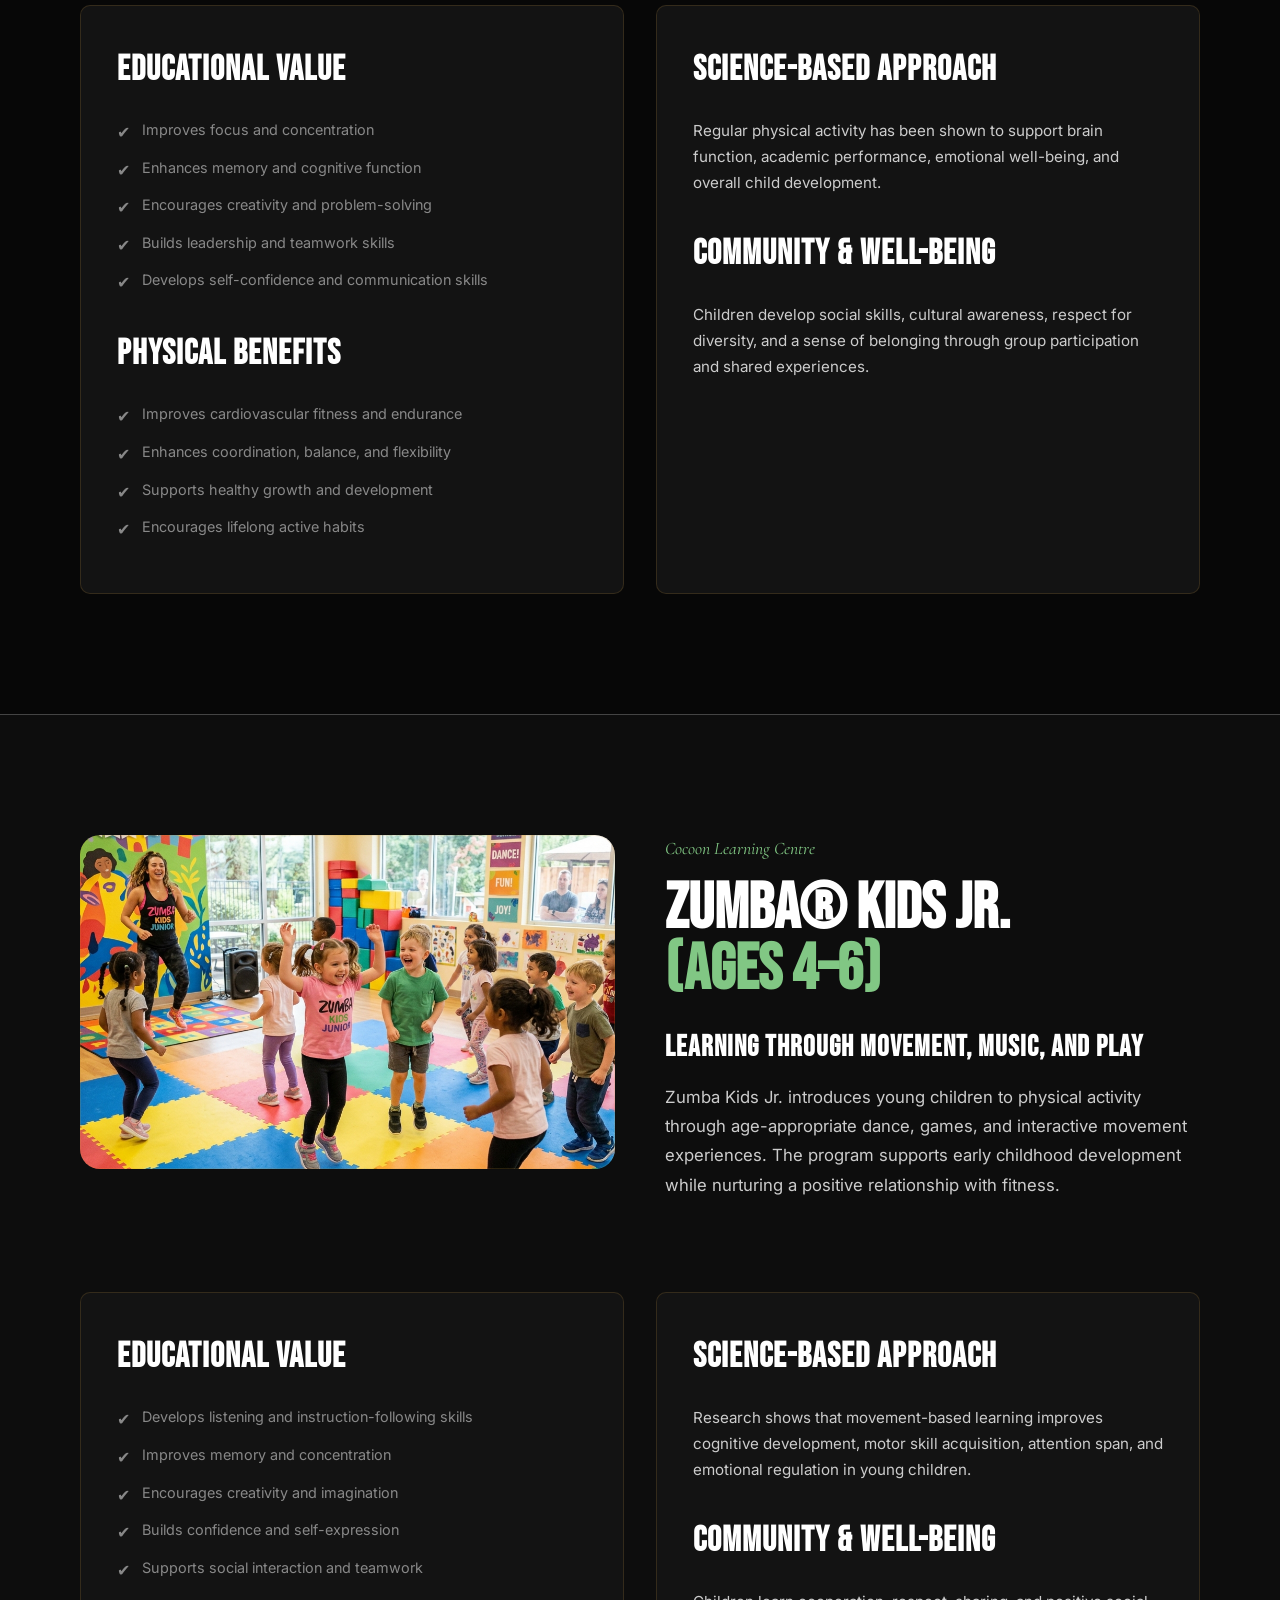
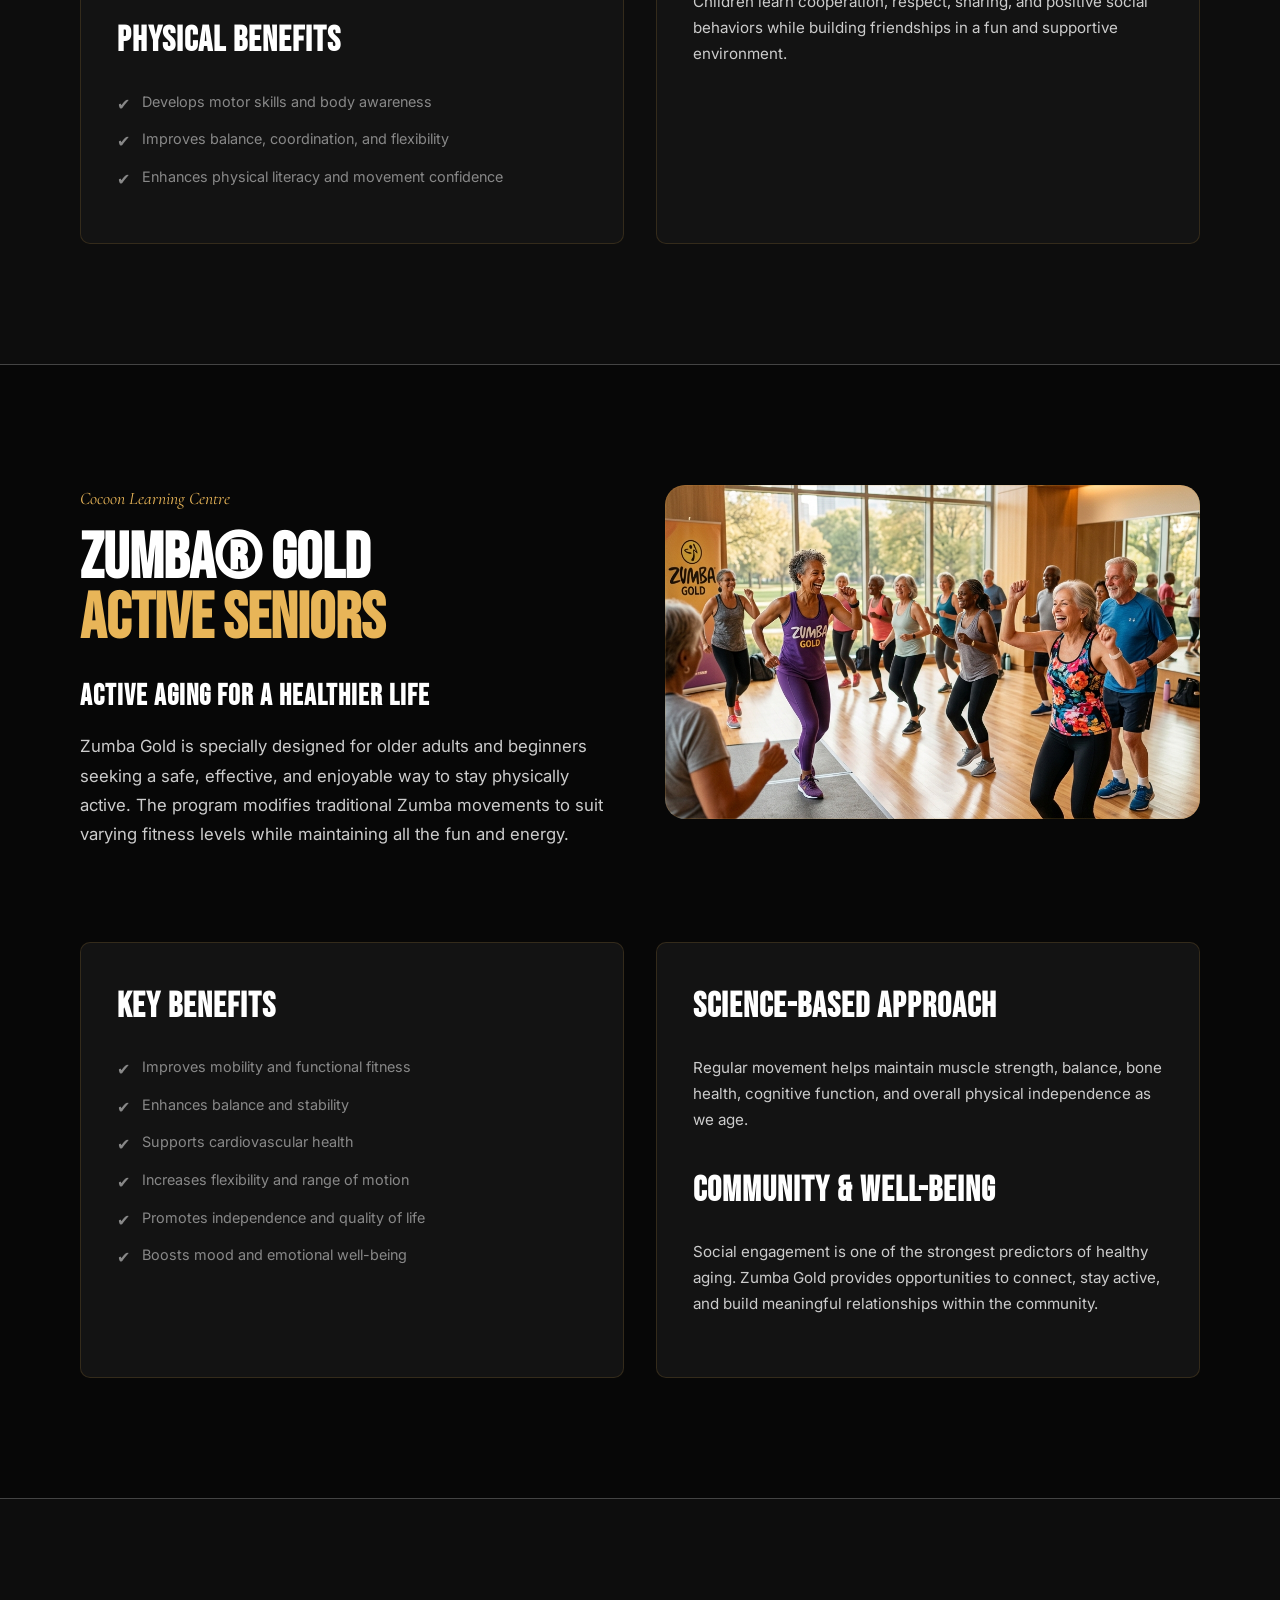
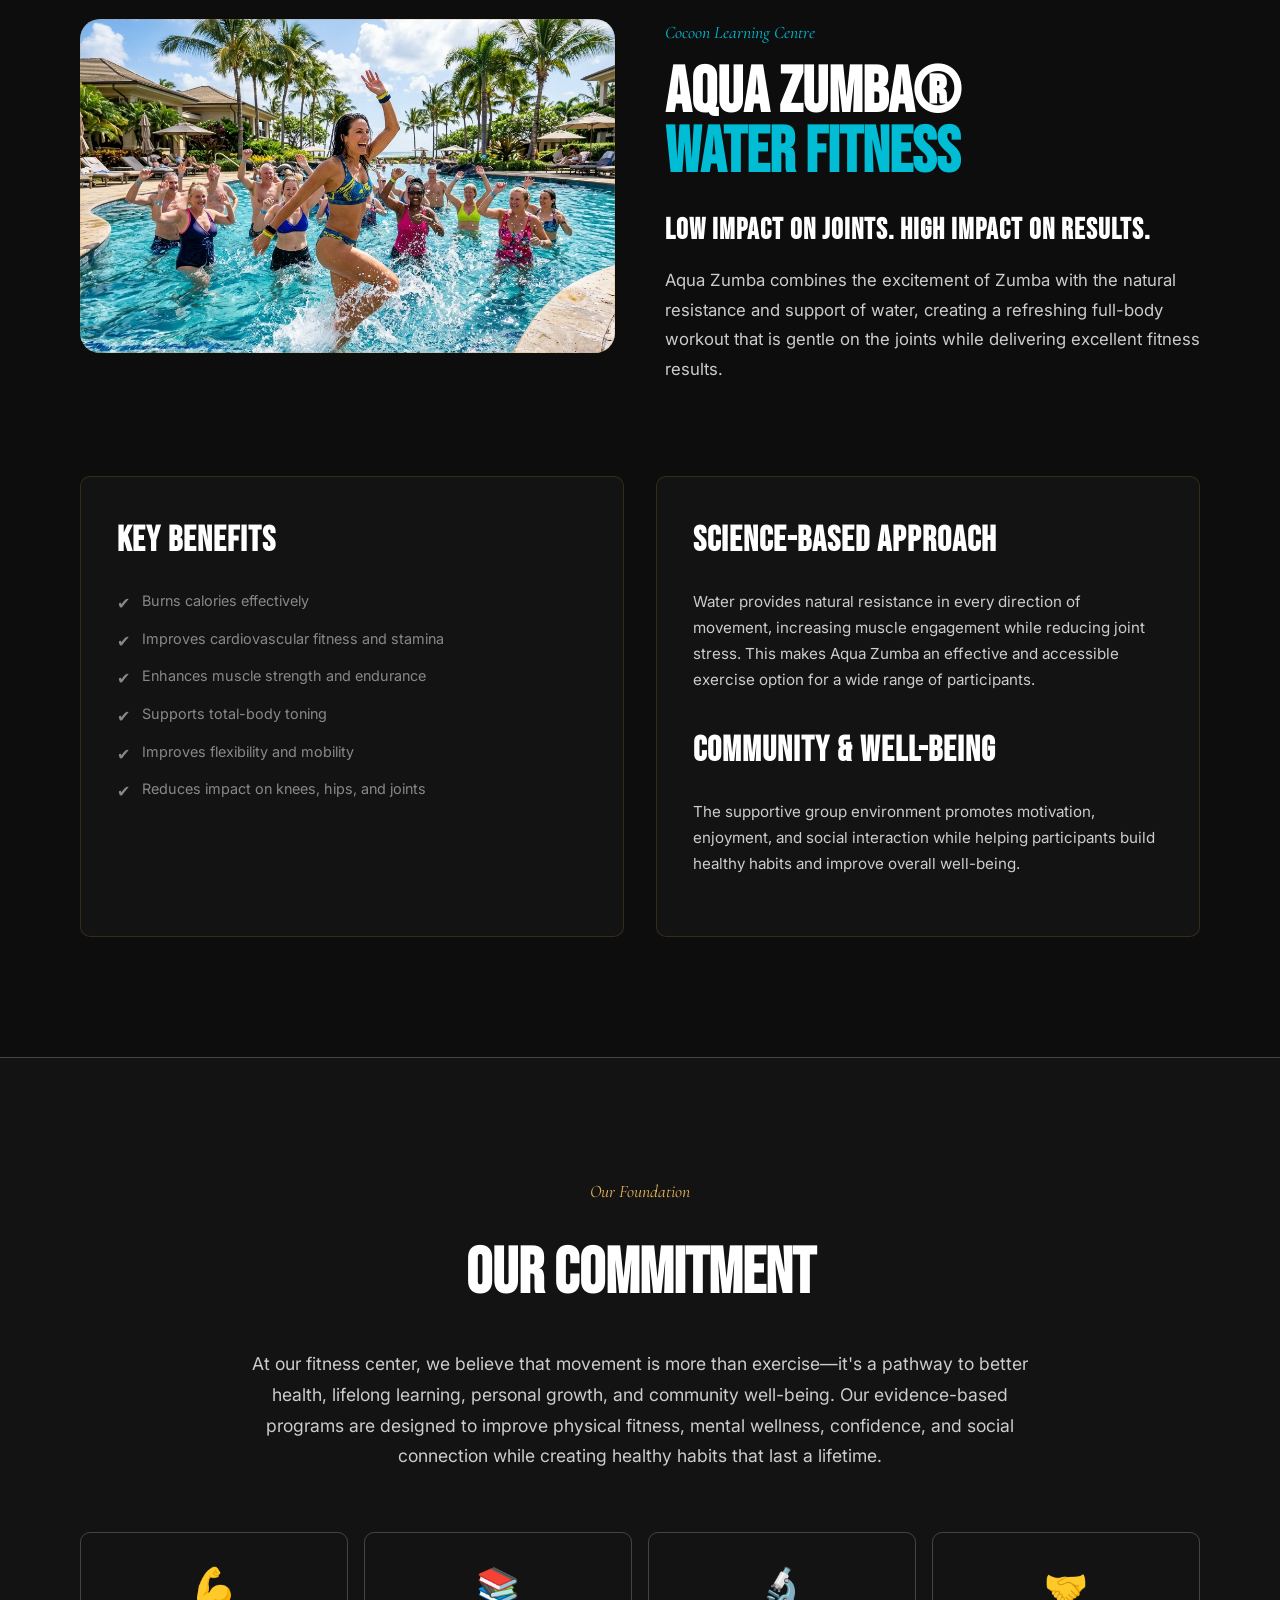
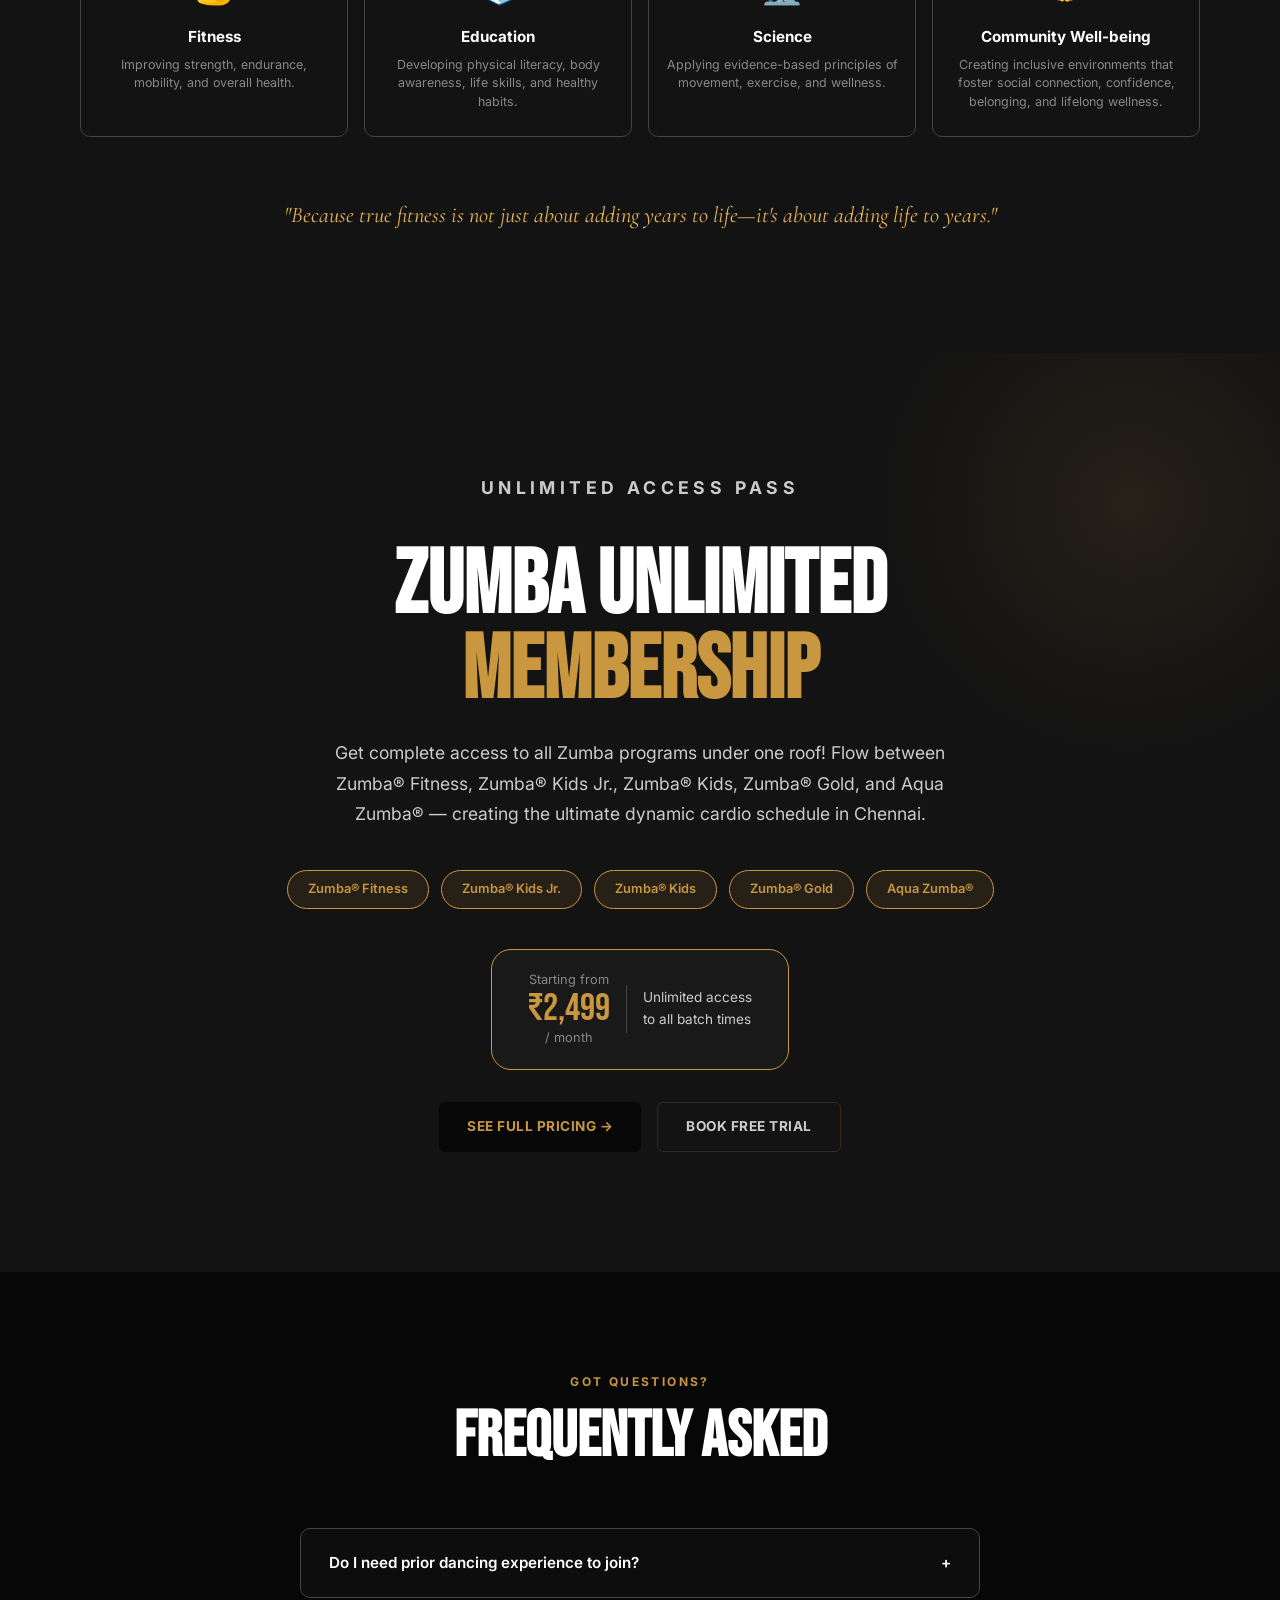
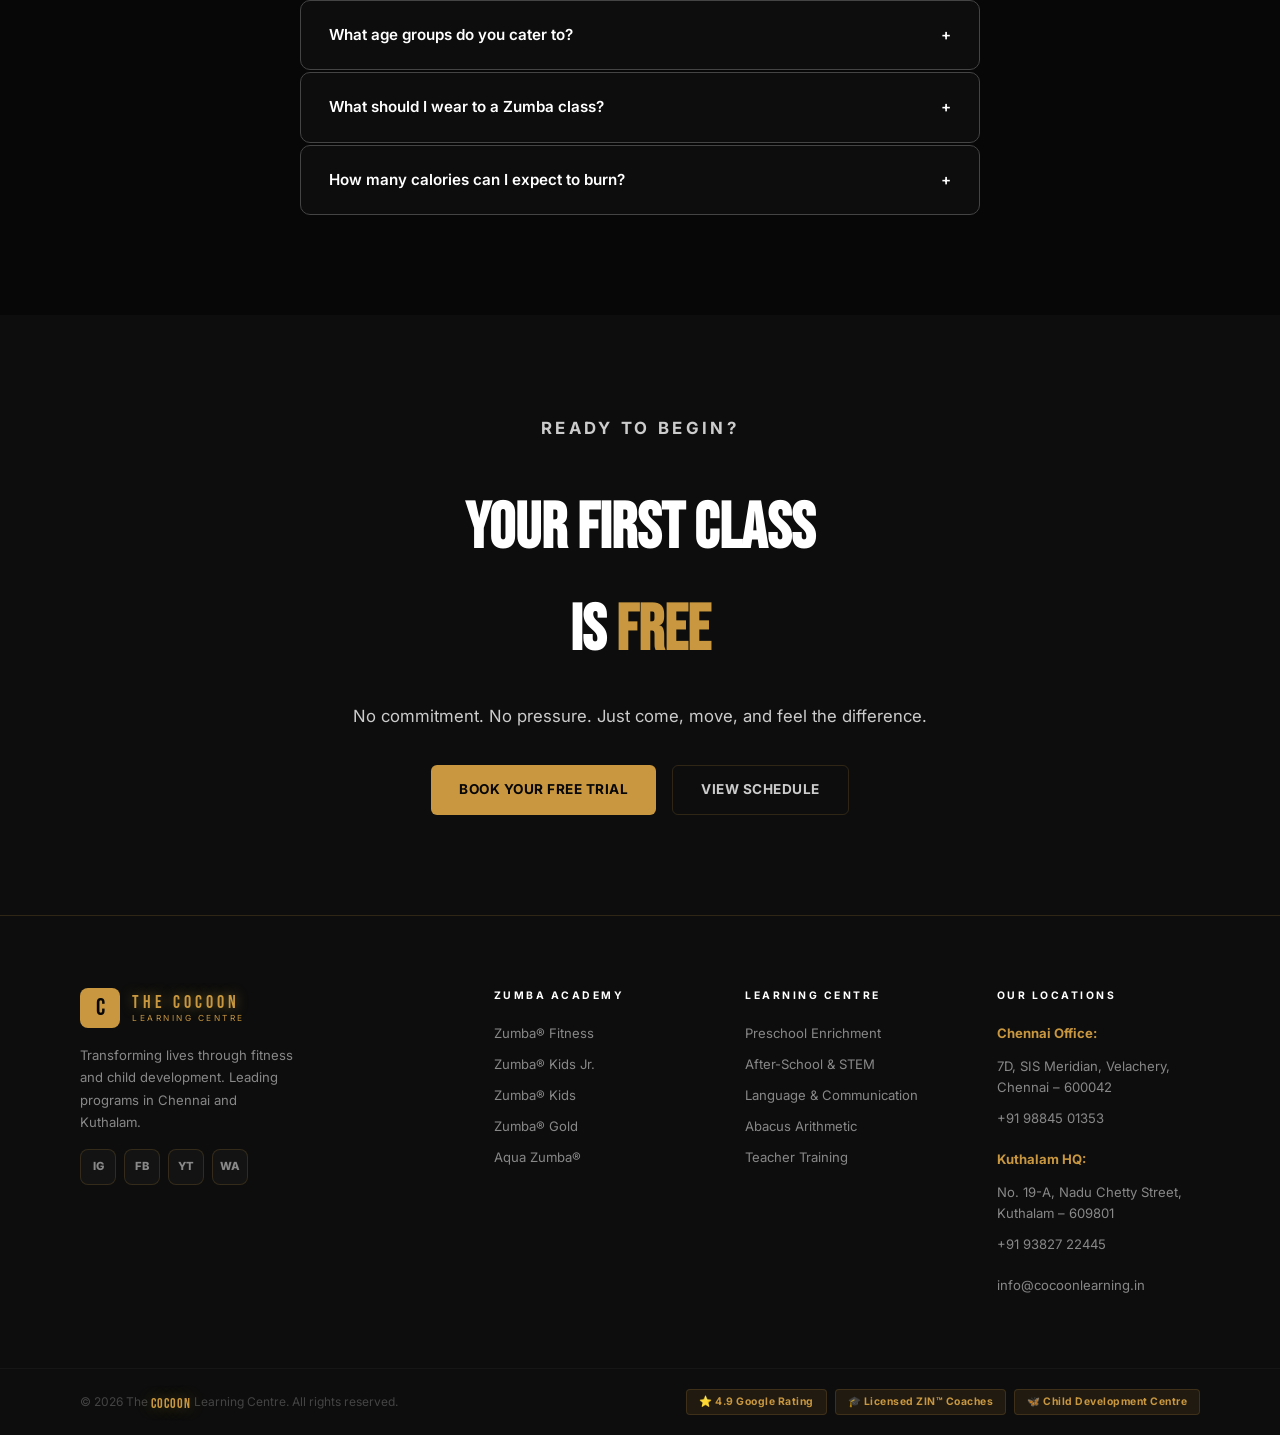
<file: classes.html>
<!DOCTYPE html>
<html lang="en">
<head>
  <meta charset="UTF-8" />
  <link rel="icon" href="favicon.ico" sizes="any" />
  <link rel="icon" type="image/png" sizes="192x192" href="images/favicon-192x192.png" />
  <link rel="icon" type="image/png" sizes="48x48" href="images/favicon-48x48.png" />
  <link rel="icon" type="image/png" sizes="32x32" href="images/favicon-32x32.png" />
  <link rel="apple-touch-icon" href="images/apple-touch-icon.png" />
  <meta name="viewport" content="width=device-width, initial-scale=1.0" />
  <title>Class Disciplines (TCLC) — Zumba, Aqua &amp; Zumba Gold</title>
  <meta name="description" content="Explore Zumba, Zumba Kids, Zumba Gold, and Aqua Zumba class disciplines at The Cocoon Learning Centre (TCLC), Chennai. Find your perfect fit." />
  <link rel="canonical" href="https://www.cocoonlearning.in/fitness-studio.html" />
  <link rel="preconnect" href="https://fonts.googleapis.com" />
  <link rel="preconnect" href="https://fonts.gstatic.com" crossorigin />
  <link href="https://fonts.googleapis.com/css2?family=Bebas+Neue&family=Cormorant+Garamond:ital,wght@0,400;0,600;1,400;1,600&family=Inter:wght@300;400;500;600;700&display=swap" rel="stylesheet" />
  <link rel="stylesheet" href="style.css" />
  <style>
    /* ── PAGE HERO ─────────────────────────────────────── */
    .page-hero{position:relative;min-height:56vh;display:flex;align-items:flex-end;padding:0 0 80px;overflow:hidden;}
    .page-hero-bg{position:absolute;inset:0;background:url('images/zumba_class.png') center/cover no-repeat;filter:brightness(.35);}
    .page-hero-bg::after{content:'';position:absolute;inset:0;background:linear-gradient(to top,var(--bg) 0%,transparent 60%);}
    .page-hero-content{position:relative;z-index:2;max-width:1200px;margin:0 auto;padding:0 40px;width:100%;}
    .page-hero-eyebrow{font-family:'Inter',sans-serif;font-size:.75rem;font-weight:600;letter-spacing:.2em;color:var(--gold);text-transform:uppercase;margin-bottom:16px;}
    .page-hero h1{font-family:'Bebas Neue',sans-serif;font-size:clamp(3rem,8vw,7rem);line-height:.95;color:var(--white);margin-bottom:20px;}
    .page-hero h1 em{color:var(--gold);font-style:normal;}
    .page-hero p{font-family:'Inter',sans-serif;font-size:1.1rem;color:var(--g1);max-width:560px;line-height:1.65;}

    /* ── DISCIPLINE FILTER TABS ─────────────────────────── */
    .disc-filter-section{background:var(--bg2);border-bottom:1px solid var(--g3);}
    .disc-filter-wrap{max-width:1200px;margin:0 auto;padding:0 40px;display:flex;align-items:center;gap:12px;overflow-x:auto;scrollbar-width:none;}
    .disc-filter-wrap::-webkit-scrollbar{display:none;}
    .disc-filter-wrap{padding-top:0;padding-bottom:0;}
    .disc-tab{font-family:'Inter',sans-serif;font-size:.875rem;font-weight:600;letter-spacing:.08em;text-transform:uppercase;padding:20px 28px;border:none;background:transparent;color:var(--g2);cursor:pointer;border-bottom:3px solid transparent;transition:color .25s,border-color .25s;white-space:nowrap;position:relative;}
    .disc-tab:hover{color:var(--gold);}
    .disc-tab.active{color:var(--gold);border-bottom-color:var(--gold);}

    /* ── DISCIPLINE BLOCK SHARED ────────────────────────── */
    .discipline-block{padding:120px 0;position:relative;}
    .discipline-block+.discipline-block{border-top:1px solid var(--g3);}
    .zumba-block{background:var(--bg);}
    .disc-inner{max-width:1200px;margin:0 auto;padding:0 40px;}





    /* ── BENEFITS GRID ──────────────────────────────────── */
    .benefits-heading{font-family:'Inter',sans-serif;font-size:.75rem;font-weight:700;letter-spacing:.18em;text-transform:uppercase;color:var(--g2);margin-bottom:20px;}
    .benefits-grid{display:grid;grid-template-columns:repeat(3,1fr);gap:16px;}
    .benefit-item{display:flex;align-items:flex-start;gap:14px;padding:20px;background:var(--bg4);border-radius:var(--r);border:1px solid var(--g3);}
    .benefit-icon{font-size:1.4rem;flex-shrink:0;}
    .benefit-text strong{display:block;font-family:'Inter',sans-serif;font-size:.85rem;font-weight:700;color:var(--white);margin-bottom:4px;}
    .benefit-text span{font-family:'Inter',sans-serif;font-size:.75rem;color:var(--g2);}



    /* ── COMBO BLOCK ────────────────────────────────────── */
    .combo-block{background:var(--bg3);padding:120px 0;position:relative;overflow:hidden;}
    .combo-block::before{content:'';position:absolute;top:-100px;right:-100px;width:500px;height:500px;background:radial-gradient(circle,var(--goldt) 0%,transparent 70%);pointer-events:none;}
    .combo-inner{max-width:900px;margin:0 auto;padding:0 40px;text-align:center;}
    .combo-eyebrow{font-family:'Inter',sans-serif;font-size:.75rem;font-weight:700;letter-spacing:.25em;text-transform:uppercase;color:var(--gold);margin-bottom:20px;}
    .combo-inner h2{font-family:'Bebas Neue',sans-serif;font-size:clamp(3rem,7vw,6rem);color:var(--white);margin-bottom:24px;line-height:.95;}
    .combo-inner h2 span{color:var(--gold);}
    .combo-inner p{font-family:'Inter',sans-serif;font-size:1.1rem;color:var(--g1);line-height:1.75;max-width:650px;margin:0 auto 40px;}
    .combo-pills{display:flex;justify-content:center;gap:12px;flex-wrap:wrap;margin-bottom:40px;}
    .combo-pill{font-family:'Inter',sans-serif;font-size:.8rem;font-weight:600;padding:8px 20px;border-radius:30px;border:1px solid var(--gold);color:var(--gold);background:var(--goldt);}
    .combo-price-teaser{display:inline-flex;align-items:center;gap:16px;background:var(--bg4);border:1px solid var(--gold);border-radius:var(--r2);padding:20px 36px;margin-bottom:32px;}
    .combo-price-teaser .cpt-label{font-family:'Inter',sans-serif;font-size:.8rem;color:var(--g2);}
    .combo-price-teaser .cpt-price{font-family:'Bebas Neue',sans-serif;font-size:2.4rem;color:var(--gold);line-height:1;}
    .combo-price-teaser .cpt-period{font-family:'Inter',sans-serif;font-size:.8rem;color:var(--g2);}

    /* ── FAQ ─────────────────────────────────────────────── */
    .classes-faq{background:var(--bg);padding:100px 0;}
    .faq-inner{max-width:760px;margin:0 auto;padding:0 40px;}
    .section-label{font-family:'Inter',sans-serif;font-size:.75rem;font-weight:700;letter-spacing:.2em;text-transform:uppercase;color:var(--gold);margin-bottom:16px;text-align:center;}
    .section-title{font-family:'Bebas Neue',sans-serif;font-size:clamp(2.5rem,5vw,4.5rem);color:var(--white);text-align:center;margin-bottom:60px;line-height:.95;}
    .faq-list{list-style:none;display:flex;flex-direction:column;gap:2px;}
    .faq-item{background:var(--bg2);border-radius:var(--r);overflow:hidden;border:1px solid var(--g3);}
    .faq-item.open{border-color:var(--gold3);}
    .faq-q{display:flex;justify-content:space-between;align-items:center;padding:22px 28px;cursor:pointer;gap:20px;}
    .faq-q span{font-family:'Inter',sans-serif;font-size:.95rem;font-weight:600;color:var(--white);}
    .faq-icon{font-size:1.3rem;color:var(--gold);flex-shrink:0;transition:transform .3s cubic-bezier(0.16,1,0.3,1);}
    .faq-item.open .faq-icon{transform:rotate(45deg);}
    .faq-body{max-height:0;overflow:hidden;transition:max-height .45s cubic-bezier(0.16,1,0.3,1);}
    .faq-body p{padding:0 28px 22px;font-family:'Inter',sans-serif;font-size:.9rem;color:var(--g1);line-height:1.7;}

    /* ── PAGE CTA ─────────────────────────────────────────── */
    .page-cta{background:var(--bg2);padding:100px 0;text-align:center;}
    .page-cta h2{font-family:'Bebas Neue',sans-serif;font-size:clamp(2.5rem,5vw,5rem);color:var(--white);margin-bottom:20px;}
    .page-cta h2 span{color:var(--gold);}
    .page-cta p{font-family:'Inter',sans-serif;font-size:1.05rem;color:var(--g1);margin-bottom:36px;}
    .page-cta-btns{display:flex;gap:16px;justify-content:center;flex-wrap:wrap;}

    /* ── RESPONSIVE ─────────────────────────────────────── */
    @media(max-width:900px){
      .benefits-grid{grid-template-columns:1fr 1fr;}
    }
    @media(max-width:600px){
      .benefits-grid{grid-template-columns:1fr;}
      .page-hero-content{padding:0 20px;}
      .disc-inner{padding:0 20px;}
      .combo-inner{padding:0 20px;}
      .faq-inner{padding:0 20px;}
    }
  </style>
</head>
<body data-page="classes">

  <!-- Page Transition -->
  <div class="page-transition" id="pageTransition"></div>
  <div class="scroll-progress" id="scrollProgress"></div>
  <div id="curOuter"></div><div id="curInner"></div>

  <!-- NAV -->
  <nav id="nav">
    <div class="nav-wrap">
      <a href="index.html" class="logo">
        <div class="logo-mark">C</div>
        <div class="logo-words"><span class="lw-top">The Cocoon</span><span class="lw-bot">LEARNING CENTRE</span></div>
      </a>
      <ul class="nav-links" id="navLinks">
        <li><a href="index.html" data-page="home">Home</a></li>
        <li><a href="about.html" data-page="about">About</a></li>
        <li><a href="classes.html" data-page="classes">Classes</a></li>
        <li><a href="learning.html" data-page="learning">Learning Centre</a></li>
        <li><a href="schedule.html" data-page="schedule">Schedule</a></li>
        <li><a href="pricing.html" data-page="pricing">Pricing</a></li>
        <li><a href="contact.html" data-page="contact">Contact</a></li>
      </ul>
      <div class="nav-right">
        <a href="contact.html" class="btn-primary nav-cta">Free Trial</a>
        <button class="hamburger" id="hamburger" aria-label="Menu"><span></span><span></span><span></span></button>
      </div>
    </div>
  </nav>
  <div class="mobile-drawer" id="mobileDrawer">
    <button class="drawer-close" id="drawerClose">&times;</button>
    <ul>
      <li><a href="index.html">Home</a></li>
      <li><a href="about.html">About</a></li>
      <li><a href="classes.html">Classes</a></li>
      <li><a href="learning.html">Learning Centre</a></li>
      <li><a href="schedule.html">Schedule</a></li>
      <li><a href="pricing.html">Pricing</a></li>
      <li><a href="contact.html">Contact</a></li>
      <li><a href="contact.html" class="drawer-cta">Book Free Trial &rarr;</a></li>
    </ul>
  </div>
  <div class="drawer-overlay" id="nav-drawer-overlay"></div>

  <!-- 1. PAGE HERO -->
  <section class="page-hero">
    <div class="page-hero-bg"></div>
    <div class="page-hero-content">
      <p class="page-hero-eyebrow">Disciplines &amp; Programs</p>
      <h1>FIND YOUR<br><em>DISCIPLINE</em></h1>
      <p>Whether you crave the high-energy rhythm of Zumba® Fitness, the water resistance of Aqua Zumba®, or active aging movements in Zumba® Gold — we have a program built for your goals, your pace, your transformation.</p>
    </div>
  </section>

  <!-- 2. DISCIPLINE FILTER TABS -->
  <div class="disc-filter-section">
    <div class="disc-filter-wrap">
      <button class="disc-tab active" data-filter="all">All Programs</button>
      <button class="disc-tab" data-filter="zumba-adult">Zumba Fitness</button>
      <button class="disc-tab" data-filter="zumba-kids-jr">Zumba Kids Jr.</button>
      <button class="disc-tab" data-filter="zumba-kids">Zumba Kids</button>
      <button class="disc-tab" data-filter="zumba-gold">Zumba Gold</button>
      <button class="disc-tab" data-filter="zumba-aqua">Aqua Zumba</button>
    </div>
  </div>

  <!-- 3. ZUMBA DEEP DIVE -->
  <section class="discipline-block zumba-block" id="zumba" data-disc="zumba-adult">
    <div class="disc-inner">
      <!-- Split -->
      <div class="disc-split">
        <div class="disc-split-img" data-scroll-reveal>
          <img src="images/zumba_class.png" alt="Zumba class at The Cocoon Learning Centre" />
        </div>
        <div class="disc-split-content" data-scroll-reveal>
          <span class="disc-tag">Feel the Rhythm, Feel the Joy</span>
          <h2>ZUMBA®<br>FITNESS</h2>
          <h3 style="font-family:var(--ff-display); font-size:1.8rem; color:var(--white); margin-top:20px; margin-bottom:12px; letter-spacing:1px;">Move Better. Feel Better. Live Better.</h3>
          <p>Zumba Fitness combines aerobic, interval, and resistance-training principles with energetic music and easy-to-follow dance movements. This scientifically designed format helps improve cardiovascular health, increase calorie expenditure, and enhance overall fitness while making exercise enjoyable and sustainable.</p>
        </div>
      </div>

      <!-- Zumba Highlights: Key Benefits & Science/Community -->
      <div class="zumba-highlights-row">
        <!-- Key Benefits -->
        <div class="zumba-highlight-col" data-scroll-reveal>
          <h3>Key Benefits</h3>
          <ul class="z-check-list">
            <li><span class="z-check-icon">✔️</span> Burns calories and supports healthy weight management</li>
            <li><span class="z-check-icon">✔️</span> Improves cardiovascular fitness and endurance</li>
            <li><span class="z-check-icon">✔️</span> Enhances coordination, balance, and agility</li>
            <li><span class="z-check-icon">✔️</span> Strengthens and tones the entire body</li>
            <li><span class="z-check-icon">✔️</span> Reduces stress and improves mental well-being</li>
            <li><span class="z-check-icon">✔️</span> Increases energy levels and self-confidence</li>
          </ul>
        </div>

        <!-- Science & Community -->
        <div class="zumba-highlight-col" data-scroll-reveal>
          <h3>Science-Based Approach</h3>
          <p class="z-highlight-intro" style="margin-bottom:30px;">Zumba utilizes aerobic conditioning, interval training, and functional movement patterns that support heart health, muscular endurance, and metabolic fitness.</p>
          
          <h3>Community & Well-being</h3>
          <p class="z-highlight-intro">Group participation encourages motivation, social connection, accountability, and a sense of belonging, making fitness an enjoyable shared experience.</p>
        </div>
      </div>

      <!-- Success Section -->
      <div class="motivational-success-card" data-scroll-reveal style="margin-top: 60px;">
        <span class="sparkle-icon">✨</span>
        <h3>THE SECRET TO SUCCESS</h3>
        <p class="success-text">The more you participate, the better you feel! Consistency is the key to achieving fitness goals. Because Zumba is fun, energetic, and easy to follow, it helps participants stay committed to an active and healthy lifestyle.</p>
        <div class="slogan-badge">
          <span>DANCE</span> &bull; <span>SWEAT</span> &bull; <span>SMILE</span> &bull; <span>TRANSFORM</span>
        </div>
        <p class="join-us-call">Join us and experience fitness that doesn't feel like a workout! 💪🌟</p>
      </div>
    </div>
  </section>

  <!-- 4. ZUMBA KIDS DEEP DIVE -->
  <section class="discipline-block zumba-block" id="zumba-kids" data-disc="zumba-kids">
    <div class="disc-inner">
      <!-- Split -->
      <div class="disc-split" style="direction: rtl;">
        <div class="disc-split-img" data-scroll-reveal>
          <img src="images/about_community.png" alt="Zumba Kids Class" />
        </div>
        <div class="disc-split-content" data-scroll-reveal style="direction: ltr;">
          <span class="disc-tag">Cocoon Learning Centre</span>
          <h2>ZUMBA®<br>KIDS (AGES 7–11)</h2>
          <h3 style="font-family:var(--ff-display); font-size:1.8rem; color:var(--white); margin-top:20px; margin-bottom:12px; letter-spacing:1px;">Fitness, Fun, and Life Skills</h3>
          <p>Zumba Kids combines energetic dance routines with interactive activities that promote physical fitness, personal development, and healthy lifestyle habits.</p>
        </div>
      </div>

      <!-- Zumba Kids Highlights: Benefits & Science/Community -->
      <div class="zumba-highlights-row">
        <!-- Educational & Physical Benefits -->
        <div class="zumba-highlight-col" data-scroll-reveal>
          <h3>Educational Value</h3>
          <ul class="z-check-list" style="margin-bottom: 30px;">
            <li><span class="z-check-icon">✔️</span> Improves focus and concentration</li>
            <li><span class="z-check-icon">✔️</span> Enhances memory and cognitive function</li>
            <li><span class="z-check-icon">✔️</span> Encourages creativity and problem-solving</li>
            <li><span class="z-check-icon">✔️</span> Builds leadership and teamwork skills</li>
            <li><span class="z-check-icon">✔️</span> Develops self-confidence and communication skills</li>
          </ul>

          <h3>Physical Benefits</h3>
          <ul class="z-check-list">
            <li><span class="z-check-icon">✔️</span> Improves cardiovascular fitness and endurance</li>
            <li><span class="z-check-icon">✔️</span> Enhances coordination, balance, and flexibility</li>
            <li><span class="z-check-icon">✔️</span> Supports healthy growth and development</li>
            <li><span class="z-check-icon">✔️</span> Encourages lifelong active habits</li>
          </ul>
        </div>

        <!-- Science & Community -->
        <div class="zumba-highlight-col" data-scroll-reveal>
          <h3>Science-Based Approach</h3>
          <p class="z-highlight-intro" style="margin-bottom:30px;">Regular physical activity has been shown to support brain function, academic performance, emotional well-being, and overall child development.</p>
          
          <h3>Community & Well-being</h3>
          <p class="z-highlight-intro">Children develop social skills, cultural awareness, respect for diversity, and a sense of belonging through group participation and shared experiences.</p>
        </div>
      </div>
    </div>
  </section>

  <!-- 4b. KIDS LEARNING & DEVELOPMENT PROGRAM DEEP DIVE -->
  <!-- 4. ZUMBA KIDS JR DEEP DIVE -->
  <section class="discipline-block" id="zumba-kids-jr" data-disc="zumba-kids-jr" style="background:var(--bg2);">
    <div class="disc-inner">
      <div class="disc-split">
        <div class="disc-split-img" data-scroll-reveal>
          <img src="images/zumba_kids_junior.png" alt="Zumba Kids Jr Class" />
        </div>
        <div class="disc-split-content" data-scroll-reveal>
          <span class="disc-tag" style="color:#81c784;">Cocoon Learning Centre</span>
          <h2>ZUMBA® KIDS JR.<br><span style="color:#81c784;">(AGES 4–6)</span></h2>
          <h3 style="font-family:var(--ff-display); font-size:1.8rem; color:var(--white); margin-top:20px; margin-bottom:12px; letter-spacing:1px;">Learning Through Movement, Music, and Play</h3>
          <p>Zumba Kids Jr. introduces young children to physical activity through age-appropriate dance, games, and interactive movement experiences. The program supports early childhood development while nurturing a positive relationship with fitness.</p>
        </div>
      </div>

      <div class="zumba-highlights-row">
        <div class="zumba-highlight-col" data-scroll-reveal>
          <h3>Educational Value</h3>
          <ul class="z-check-list" style="margin-bottom:30px;">
            <li><span class="z-check-icon">✔️</span> Develops listening and instruction-following skills</li>
            <li><span class="z-check-icon">✔️</span> Improves memory and concentration</li>
            <li><span class="z-check-icon">✔️</span> Encourages creativity and imagination</li>
            <li><span class="z-check-icon">✔️</span> Builds confidence and self-expression</li>
            <li><span class="z-check-icon">✔️</span> Supports social interaction and teamwork</li>
          </ul>

          <h3>Physical Benefits</h3>
          <ul class="z-check-list">
            <li><span class="z-check-icon">✔️</span> Develops motor skills and body awareness</li>
            <li><span class="z-check-icon">✔️</span> Improves balance, coordination, and flexibility</li>
            <li><span class="z-check-icon">✔️</span> Enhances physical literacy and movement confidence</li>
          </ul>
        </div>

        <div class="zumba-highlight-col" data-scroll-reveal>
          <h3>Science-Based Approach</h3>
          <p class="z-highlight-intro" style="margin-bottom:30px;">Research shows that movement-based learning improves cognitive development, motor skill acquisition, attention span, and emotional regulation in young children.</p>
          
          <h3>Community & Well-being</h3>
          <p class="z-highlight-intro">Children learn cooperation, respect, sharing, and positive social behaviors while building friendships in a fun and supportive environment.</p>
        </div>
      </div>
    </div>
  </section>

  <!-- 4.5 ZUMBA GOLD DEEP DIVE -->
  <section class="discipline-block" id="zumba-gold" data-disc="zumba-gold" style="background:var(--bg);">
    <div class="disc-inner">
      <div class="disc-split" style="direction: rtl;">
        <div class="disc-split-img" data-scroll-reveal>
          <img src="images/zumba_gold.png" alt="Zumba Gold Class" />
        </div>
        <div class="disc-split-content" data-scroll-reveal style="direction: ltr;">
          <span class="disc-tag" style="color:var(--gold2);">Cocoon Learning Centre</span>
          <h2>ZUMBA® GOLD<br><span style="color:var(--gold2);">ACTIVE SENIORS</span></h2>
          <h3 style="font-family:var(--ff-display); font-size:1.8rem; color:var(--white); margin-top:20px; margin-bottom:12px; letter-spacing:1px;">Active Aging for a Healthier Life</h3>
          <p>Zumba Gold is specially designed for older adults and beginners seeking a safe, effective, and enjoyable way to stay physically active. The program modifies traditional Zumba movements to suit varying fitness levels while maintaining all the fun and energy.</p>
        </div>
      </div>

      <div class="zumba-highlights-row">
        <div class="zumba-highlight-col" data-scroll-reveal>
          <h3>Key Benefits</h3>
          <ul class="z-check-list">
            <li><span class="z-check-icon">✔️</span> Improves mobility and functional fitness</li>
            <li><span class="z-check-icon">✔️</span> Enhances balance and stability</li>
            <li><span class="z-check-icon">✔️</span> Supports cardiovascular health</li>
            <li><span class="z-check-icon">✔️</span> Increases flexibility and range of motion</li>
            <li><span class="z-check-icon">✔️</span> Promotes independence and quality of life</li>
            <li><span class="z-check-icon">✔️</span> Boosts mood and emotional well-being</li>
          </ul>
        </div>

        <div class="zumba-highlight-col" data-scroll-reveal>
          <h3>Science-Based Approach</h3>
          <p class="z-highlight-intro" style="margin-bottom:30px;">Regular movement helps maintain muscle strength, balance, bone health, cognitive function, and overall physical independence as we age.</p>
          
          <h3>Community & Well-being</h3>
          <p class="z-highlight-intro">Social engagement is one of the strongest predictors of healthy aging. Zumba Gold provides opportunities to connect, stay active, and build meaningful relationships within the community.</p>
        </div>
      </div>
    </div>
  </section>

  <!-- 4.6 AQUA ZUMBA DEEP DIVE -->
  <section class="discipline-block" id="zumba-aqua" data-disc="zumba-aqua" style="background:var(--bg2);">
    <div class="disc-inner">
      <div class="disc-split">
        <div class="disc-split-img" data-scroll-reveal>
          <img src="images/zumba_aqua.png" alt="Aqua Zumba Class" />
        </div>
        <div class="disc-split-content" data-scroll-reveal>
          <span class="disc-tag" style="color:#00bcd4;">Cocoon Learning Centre</span>
          <h2>AQUA ZUMBA®<br><span style="color:#00bcd4;">WATER FITNESS</span></h2>
          <h3 style="font-family:var(--ff-display); font-size:1.8rem; color:var(--white); margin-top:20px; margin-bottom:12px; letter-spacing:1px;">Low Impact on Joints. High Impact on Results.</h3>
          <p>Aqua Zumba combines the excitement of Zumba with the natural resistance and support of water, creating a refreshing full-body workout that is gentle on the joints while delivering excellent fitness results.</p>
        </div>
      </div>

      <div class="zumba-highlights-row">
        <div class="zumba-highlight-col" data-scroll-reveal>
          <h3>Key Benefits</h3>
          <ul class="z-check-list">
            <li><span class="z-check-icon">✔️</span> Burns calories effectively</li>
            <li><span class="z-check-icon">✔️</span> Improves cardiovascular fitness and stamina</li>
            <li><span class="z-check-icon">✔️</span> Enhances muscle strength and endurance</li>
            <li><span class="z-check-icon">✔️</span> Supports total-body toning</li>
            <li><span class="z-check-icon">✔️</span> Improves flexibility and mobility</li>
            <li><span class="z-check-icon">✔️</span> Reduces impact on knees, hips, and joints</li>
          </ul>
        </div>

        <div class="zumba-highlight-col" data-scroll-reveal>
          <h3>Science-Based Approach</h3>
          <p class="z-highlight-intro" style="margin-bottom:30px;">Water provides natural resistance in every direction of movement, increasing muscle engagement while reducing joint stress. This makes Aqua Zumba an effective and accessible exercise option for a wide range of participants.</p>
          
          <h3>Community & Well-being</h3>
          <p class="z-highlight-intro">The supportive group environment promotes motivation, enjoyment, and social interaction while helping participants build healthy habits and improve overall well-being.</p>
        </div>
      </div>
    </div>
  </section>

  <!-- 4.7 OUR COMMITMENT SECTION -->
  <section class="discipline-block" id="our-commitment" data-disc="all" style="background:var(--bg3); border-top:1px solid var(--g3);">
    <div class="disc-inner" style="text-align:center;">
      <span class="disc-tag" style="color:var(--gold2);">Our Foundation</span>
      <h2 style="font-family:var(--ff-display); font-size:clamp(3rem, 5vw, 4.5rem); color:var(--white); margin-bottom:24px;">OUR COMMITMENT</h2>
      <p style="font-family:'Inter',sans-serif; font-size:1.1rem; color:var(--g1); line-height:1.75; max-width:800px; margin:0 auto 60px;">
        At our fitness center, we believe that movement is more than exercise—it's a pathway to better health, lifelong learning, personal growth, and community well-being. Our evidence-based programs are designed to improve physical fitness, mental wellness, confidence, and social connection while creating healthy habits that last a lifetime.
      </p>

      <div class="learning-features-grid" style="margin-top:40px;">
        <div class="learning-feature-card" data-scroll-reveal>
          <span class="lfc-icon">💪</span>
          <h4 class="lfc-title">Fitness</h4>
          <p class="lfc-desc">Improving strength, endurance, mobility, and overall health.</p>
        </div>
        <div class="learning-feature-card" data-scroll-reveal>
          <span class="lfc-icon">📚</span>
          <h4 class="lfc-title">Education</h4>
          <p class="lfc-desc">Developing physical literacy, body awareness, life skills, and healthy habits.</p>
        </div>
        <div class="learning-feature-card" data-scroll-reveal>
          <span class="lfc-icon">🔬</span>
          <h4 class="lfc-title">Science</h4>
          <p class="lfc-desc">Applying evidence-based principles of movement, exercise, and wellness.</p>
        </div>
        <div class="learning-feature-card" data-scroll-reveal>
          <span class="lfc-icon">🤝</span>
          <h4 class="lfc-title">Community Well-being</h4>
          <p class="lfc-desc">Creating inclusive environments that foster social connection, confidence, belonging, and lifelong wellness.</p>
        </div>
      </div>
      
      <p style="font-family:'Cormorant Garamond',serif; font-style:italic; font-size:1.4rem; color:var(--gold2); margin-top:60px; text-align:center;">
        "Because true fitness is not just about adding years to life—it's about adding life to years."
      </p>
    </div>
  </section>

  <!-- 5. PREMIUM UNLIMITED BLOCK -->
  <section class="combo-block" id="combo" data-disc="all">
    <div class="combo-inner">
      <p class="combo-eyebrow">Unlimited Access Pass</p>
      <h2>ZUMBA UNLIMITED<br><span>MEMBERSHIP</span></h2>
      <p>Get complete access to all Zumba programs under one roof! Flow between Zumba® Fitness, Zumba® Kids Jr., Zumba® Kids, Zumba® Gold, and Aqua Zumba® — creating the ultimate dynamic cardio schedule in Chennai.</p>
      <div class="combo-pills">
        <span class="combo-pill">Zumba® Fitness</span>
        <span class="combo-pill">Zumba® Kids Jr.</span>
        <span class="combo-pill">Zumba® Kids</span>
        <span class="combo-pill">Zumba® Gold</span>
        <span class="combo-pill">Aqua Zumba®</span>
      </div>
      <div class="combo-price-teaser">
        <div>
          <div class="cpt-label">Starting from</div>
          <div class="cpt-price">₹2,499</div>
          <div class="cpt-period">/ month</div>
        </div>
        <div style="width:1px;height:48px;background:var(--g3);"></div>
        <div style="font-family:'Inter',sans-serif;font-size:.85rem;color:var(--g1);text-align:left;">
          Unlimited access<br>to all batch times
        </div>
      </div>
      <div class="page-cta-btns">
        <a href="pricing.html" class="btn-primary">See Full Pricing →</a>
        <a href="contact.html" class="btn-ghost">Book Free Trial</a>
      </div>
    </div>
  </section>

  <!-- 6. FAQ -->
  <section class="classes-faq">
    <div class="faq-inner">
      <p class="section-label">Got Questions?</p>
      <h2 class="section-title">FREQUENTLY ASKED</h2>
      <ul class="faq-list">
        <li class="faq-item">
          <div class="faq-q" role="button">
            <span>Do I need prior dancing experience to join?</span>
            <span class="faq-icon">+</span>
          </div>
          <div class="faq-body"><p>Absolutely not! Our Zumba programs are designed with simple, repetitive steps that anyone can follow regardless of dance background. Our instructors are trained to guide you so you feel comfortable from day one. Your first class is free, so come try it!</p></div>
        </li>
        <li class="faq-item">
          <div class="faq-q" role="button">
            <span>What age groups do you cater to?</span>
            <span class="faq-icon">+</span>
          </div>
          <div class="faq-body"><p>We have specialized programs for all age groups: Zumba® Kids Jr. (ages 4–6), Zumba® Kids (ages 7–11), Zumba® Gold for active seniors and beginners, Aqua Zumba® for water fitness lovers, and regular Zumba® Fitness for teens and adults. We believe dance fitness is for everyone.</p></div>
        </li>
        <li class="faq-item">
          <div class="faq-q" role="button">
            <span>What should I wear to a Zumba class?</span>
            <span class="faq-icon">+</span>
          </div>
          <div class="faq-body"><p>We recommend comfortable athletic wear (such as long-sleeve activewear tops and leggings) and supportive cross-training or fitness shoes that allow easy pivot movements. Please bring a water bottle and a small sweat towel.</p></div>
        </li>
        <li class="faq-item">
          <div class="faq-q" role="button">
            <span>How many calories can I expect to burn?</span>
            <span class="faq-icon">+</span>
          </div>
          <div class="faq-body"><p>A typical 60-minute high-energy Zumba class burns between 400 to 600 calories depending on intensity. It's a full-body cardiovascular workout that boosts endurance and tones muscles.</p></div>
        </li>
      </ul>
    </div>
  </section>

  <!-- 7. CTA -->
  <section class="page-cta">
    <div class="wrap">
      <p class="section-label">Ready to Begin?</p>
      <h2>YOUR FIRST CLASS<br>IS <span>FREE</span></h2>
      <p>No commitment. No pressure. Just come, move, and feel the difference.</p>
      <div class="page-cta-btns">
        <a href="contact.html" class="btn-primary">Book Your Free Trial</a>
        <a href="schedule.html" class="btn-ghost">View Schedule</a>
      </div>
    </div>
  </section>

  <!-- FOOTER -->
  <footer class="footer">
    <div class="footer-top"><div class="wrap"><div class="footer-grid">
      <div class="fg-brand">
        <a href="index.html" class="logo">
          <div class="logo-mark">C</div>
          <div class="logo-words"><span class="lw-top">The Cocoon</span><span class="lw-bot">LEARNING CENTRE</span></div>
        </a>
        <p>Transforming lives through fitness and child development. Leading programs in Chennai and Kuthalam.</p>
        <div class="social-links">
          <a href="#" aria-label="Instagram">IG</a>
          <a href="#" aria-label="Facebook">FB</a>
          <a href="#" aria-label="YouTube">YT</a>
          <a href="https://wa.me/919884501353" target="_blank" rel="noopener noreferrer" aria-label="WhatsApp">WA</a>
        </div>
      </div>
      <div class="fg-col">
        <h5>Zumba Academy</h5>
        <ul>
          <li><a href="classes.html">Zumba® Fitness</a></li>
          <li><a href="classes.html">Zumba® Kids Jr.</a></li>
          <li><a href="classes.html">Zumba® Kids</a></li>
          <li><a href="classes.html">Zumba® Gold</a></li>
          <li><a href="classes.html">Aqua Zumba®</a></li>
        </ul>
      </div>
      <div class="fg-col">
        <h5>Learning Centre</h5>
        <ul>
          <li><a href="learning.html">Preschool Enrichment</a></li>
          <li><a href="learning.html">After-School &amp; STEM</a></li>
          <li><a href="learning.html">Language &amp; Communication</a></li>
          <li><a href="learning.html">Abacus Arithmetic</a></li>
          <li><a href="learning.html">Teacher Training</a></li>
        </ul>
      </div>
      <div class="fg-col">
        <h5>Our Locations</h5>
        <ul>
          <li style="color:var(--gold);font-weight:700;margin-bottom:2px;">Chennai Office:</li>
          <li>7D, SIS Meridian, Velachery, Chennai – 600042</li>
          <li><a href="tel:+919884501353">+91 98845 01353</a></li>
          <li style="color:var(--gold);font-weight:700;margin-top:10px;margin-bottom:2px;">Kuthalam HQ:</li>
          <li>No. 19-A, Nadu Chetty Street, Kuthalam – 609801</li>
          <li><a href="tel:+919382722445">+91 93827 22445</a></li>
          <li style="margin-top:10px;"><a href="mailto:info@cocoonlearning.in">info@cocoonlearning.in</a></li>
        </ul>
      </div>
    </div></div></div>
    <div class="footer-bottom">
      <div class="wrap footer-bottom-inner">
        <p>&copy; <span id="footer-year">2026</span> The <span class="cocoon-brand">Cocoon</span> Learning Centre. All rights reserved.</p>
        <div class="footer-badges">
          <span>⭐ 4.9 Google Rating</span>
          <span>🎓 Licensed ZIN™ Coaches</span>
          <span>🦋 Child Development Centre</span>
        </div>
      </div>
    </div>
  </footer>
  <a href="#" class="back-to-top" id="backToTop">&uarr;</a>

  <script src="script.js"></script>
  <script>
    // ── DISCIPLINE FILTER TABS ──────────────────────────────
    const discTabs = document.querySelectorAll('.disc-tab');
    const discBlocks = document.querySelectorAll('.discipline-block, .combo-block');
    discTabs.forEach(tab => {
      tab.addEventListener('click', () => {
        discTabs.forEach(t => t.classList.remove('active'));
        tab.classList.add('active');
        const filter = tab.dataset.filter;
        discBlocks.forEach(block => {
          if (filter === 'all') {
            block.style.display = '';
          } else {
            block.style.display = (block.dataset.disc === filter || block.dataset.disc === 'all') ? '' : 'none';
          }
        });
        // Scroll to first visible
        const firstVisible = document.querySelector('.discipline-block:not([style*="none"])') || document.querySelector('.combo-block');
        if (firstVisible) firstVisible.scrollIntoView({ behavior: 'smooth', block: 'start' });
      });
    });

    // ── FAQ ACCORDION ───────────────────────────────────────
    document.querySelectorAll('.faq-q').forEach(q => {
      q.addEventListener('click', () => {
        const item = q.closest('.faq-item');
        const body = item.querySelector('.faq-body');
        const isOpen = item.classList.contains('open');
        // Close all
        document.querySelectorAll('.faq-item').forEach(i => {
          i.classList.remove('open');
          i.querySelector('.faq-body').style.maxHeight = '0';
        });
        if (!isOpen) {
          item.classList.add('open');
          body.style.maxHeight = body.scrollHeight + 'px';
        }
      });
    });
  </script>
</body>
</html>
</file>
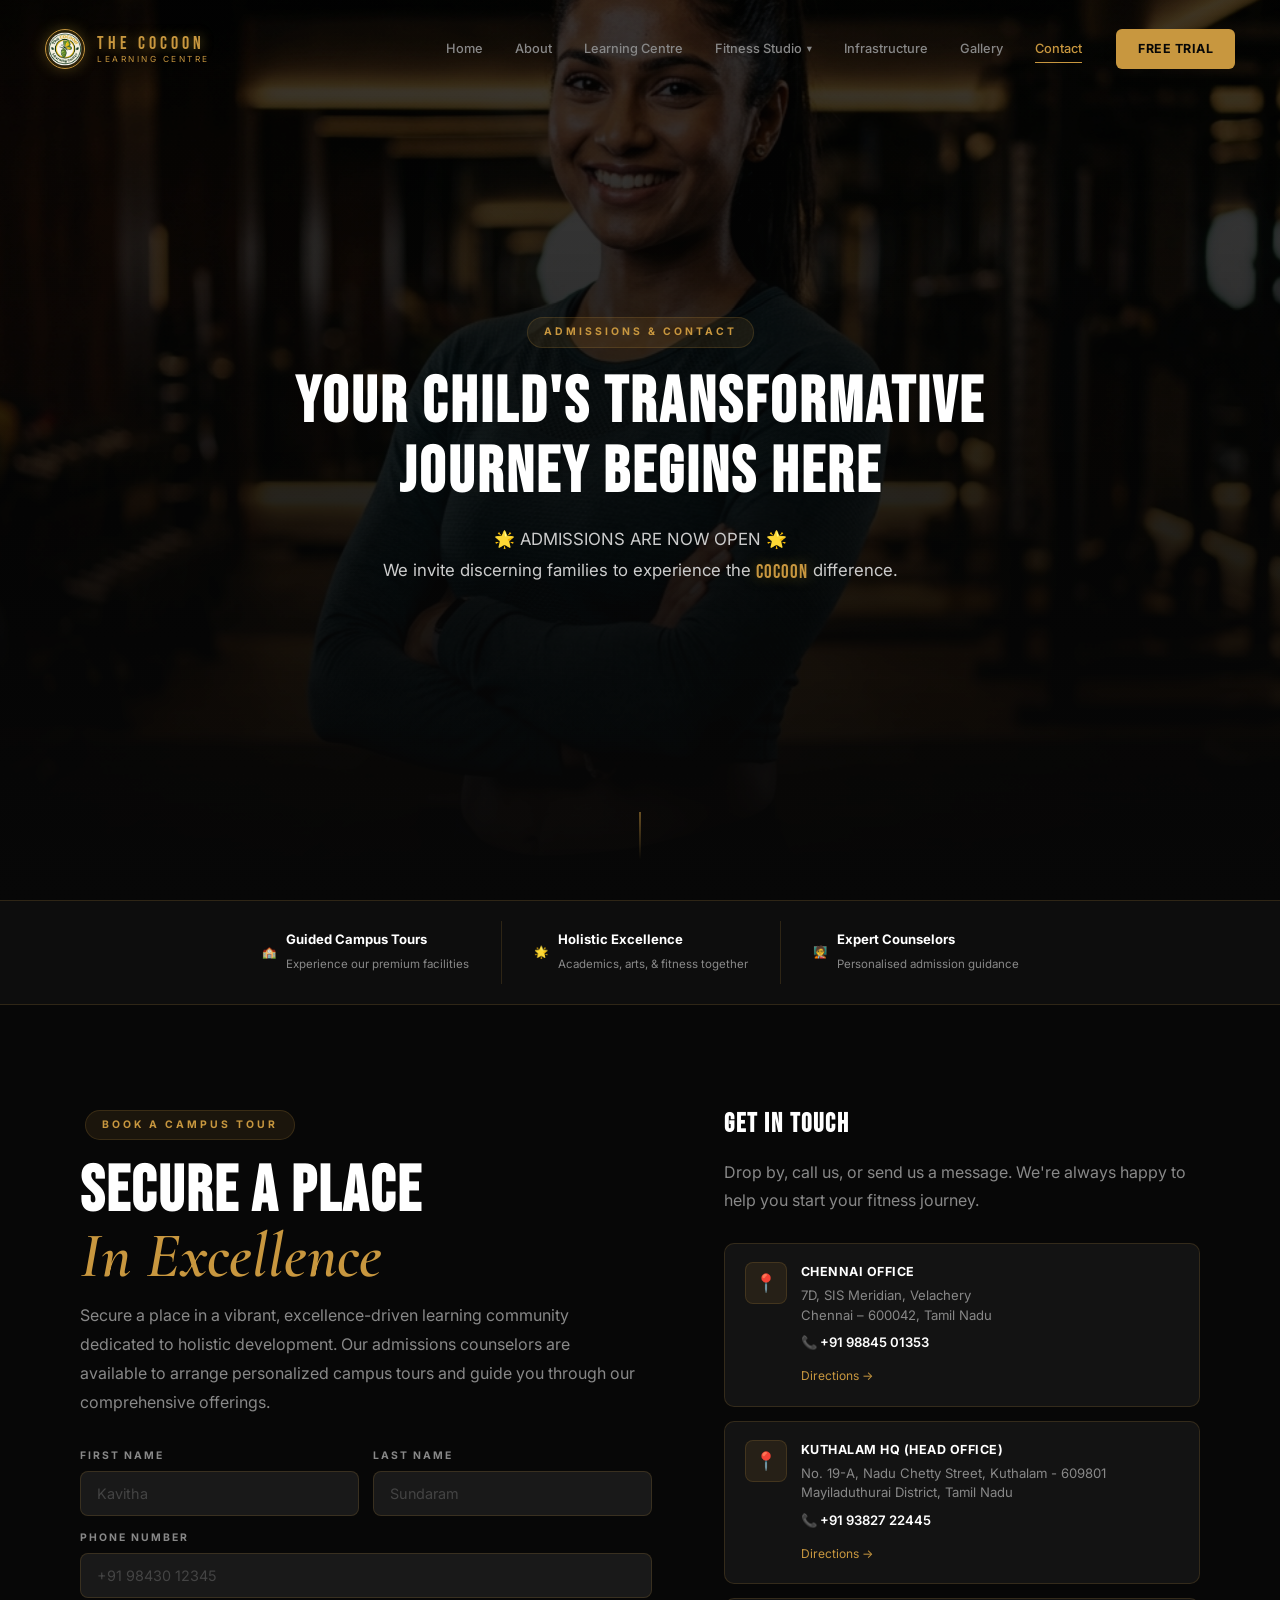
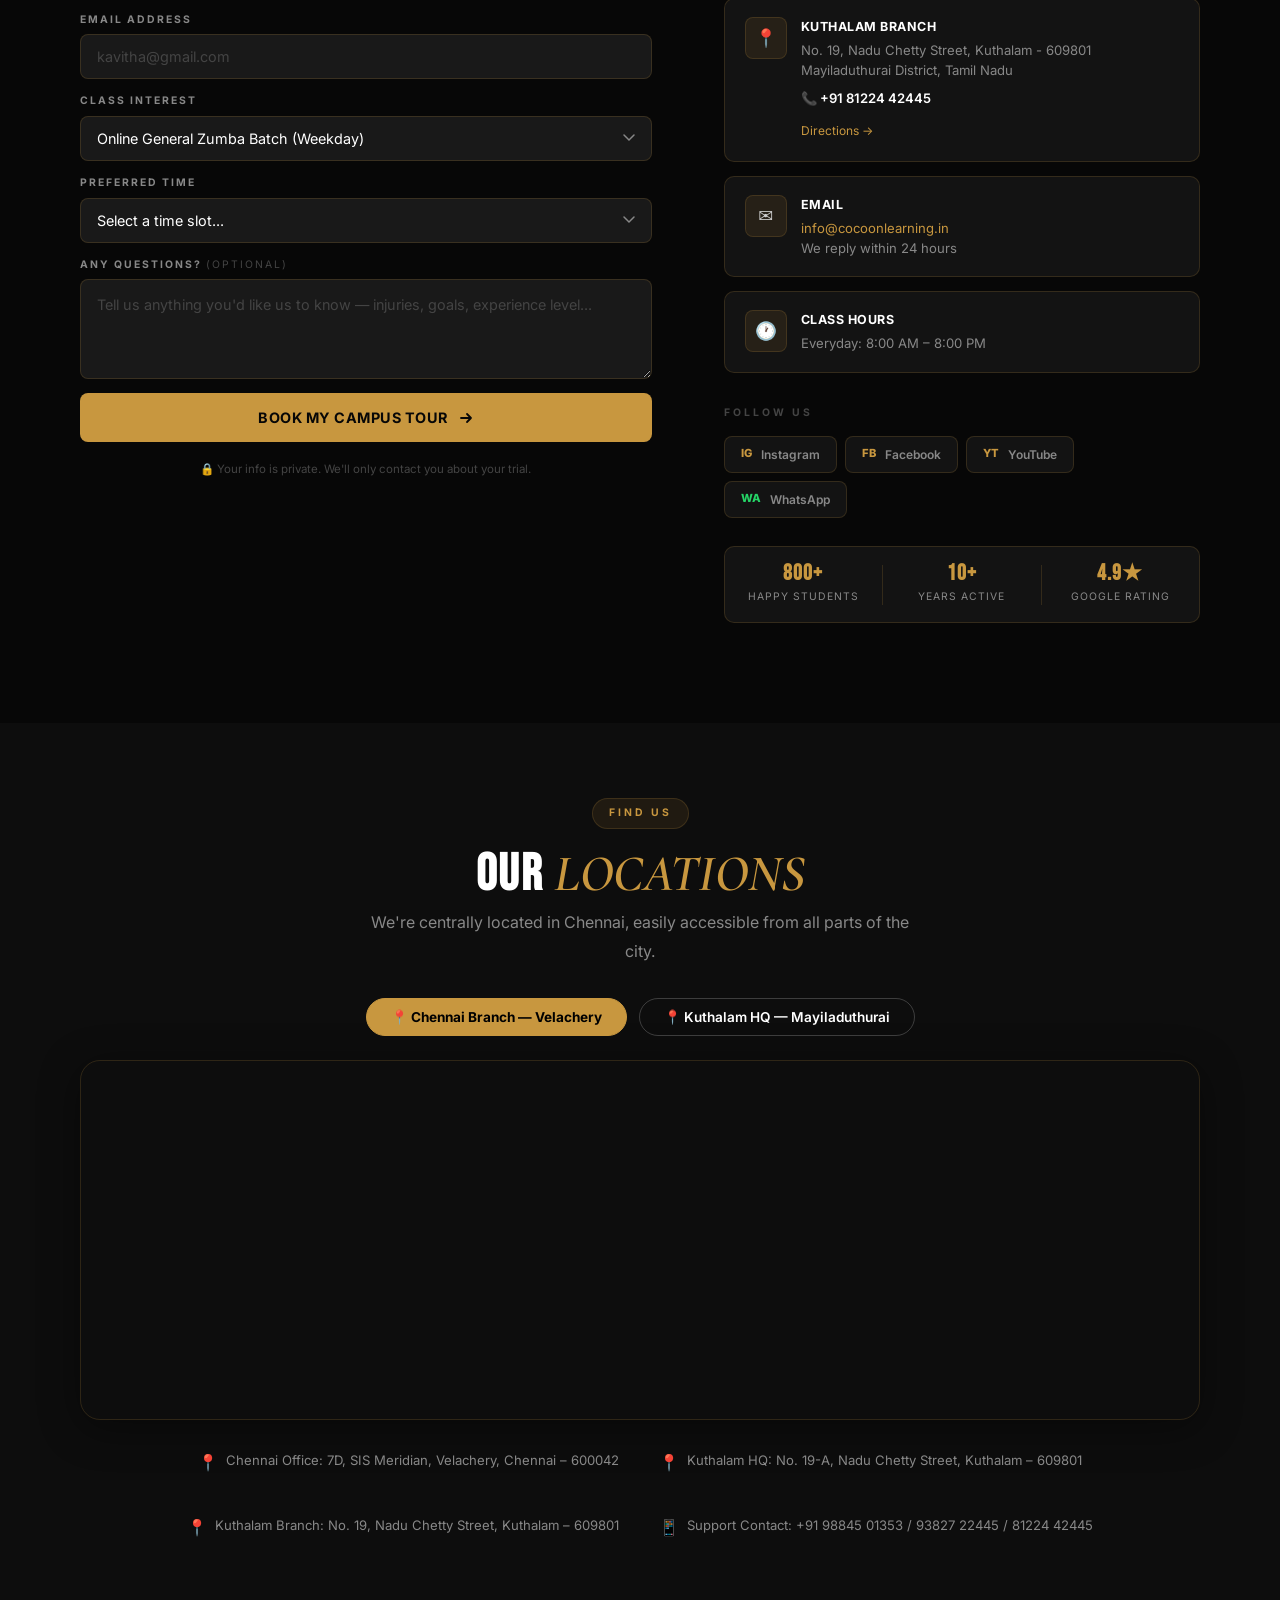
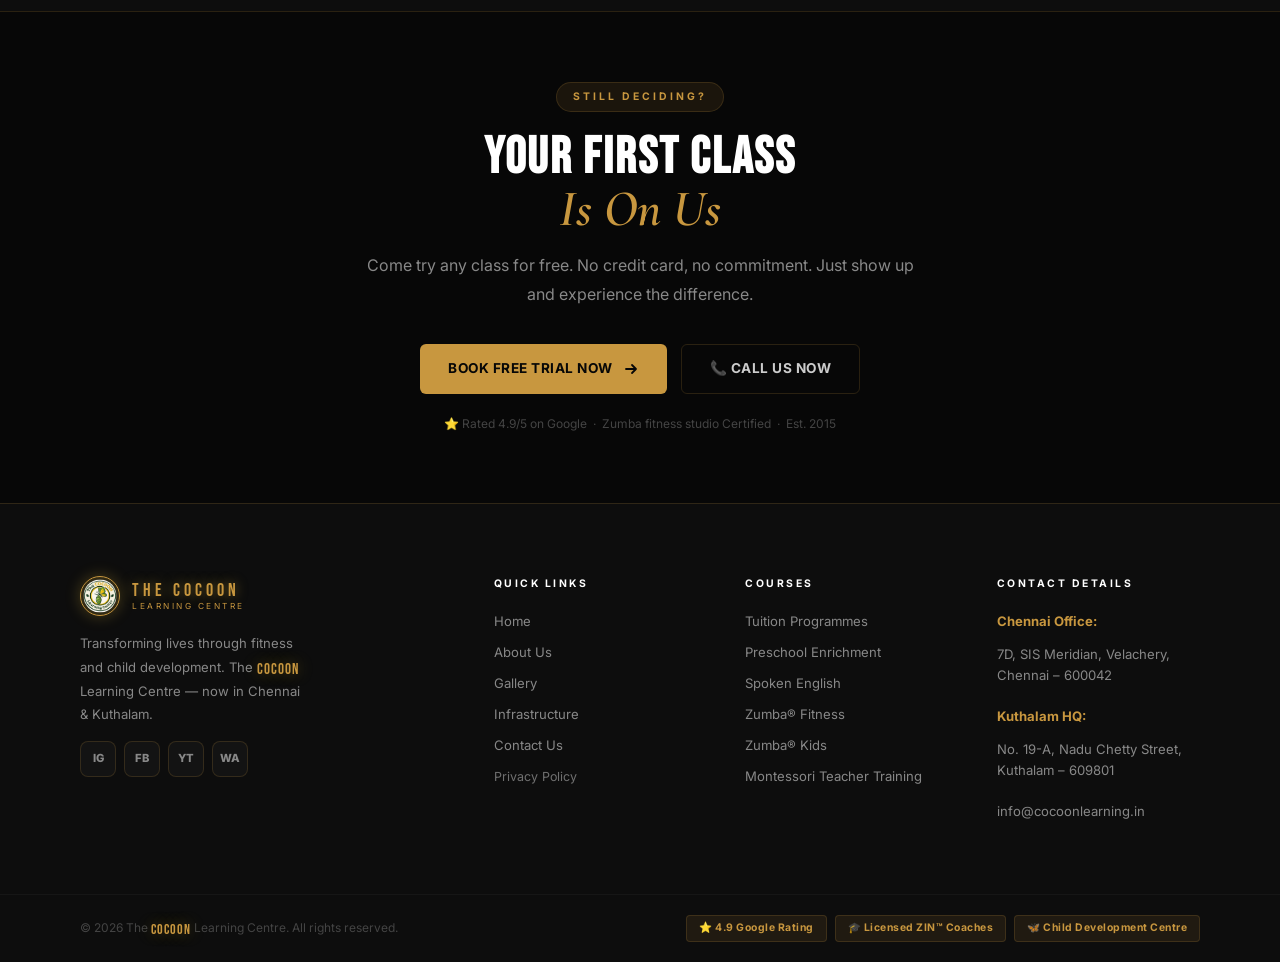
<file: contact.html>
<!DOCTYPE html>
<html lang="en">
<head>
  <meta charset="UTF-8"/>
  <link rel="icon" href="favicon.ico" sizes="any" />
  <link rel="icon" type="image/png" sizes="192x192" href="images/favicon-192x192.png" />
  <link rel="icon" type="image/png" sizes="48x48" href="images/favicon-48x48.png" />
  <link rel="icon" type="image/png" sizes="32x32" href="images/favicon-32x32.png" />
  <link rel="apple-touch-icon" href="images/apple-touch-icon.png" />
  <meta name="viewport" content="width=device-width,initial-scale=1.0"/>
  <title>Contact Us (TCLC) — Admissions, Maps &amp; Enquiry Form</title>
  <meta name="description" content="Get in touch with TCLC Chennai and Kuthalam. Book campus tours, query tuition timings, or enquire about Zumba classes. Direct phone, email, and maps." />
  <link rel="canonical" href="https://www.cocoonlearning.in/contact.html" />
  <link rel="preconnect" href="https://fonts.googleapis.com"/>
  <link rel="preconnect" href="https://fonts.gstatic.com" crossorigin/>
  <link href="https://fonts.googleapis.com/css2?family=Bebas+Neue&family=Cormorant+Garamond:ital,wght@0,300;0,400;0,600;0,700;1,300;1,400;1,600;1,700&family=Inter:wght@300;400;500;600;700;800;900&display=swap" rel="stylesheet"/>
  <link rel="stylesheet" href="style.css"/>
</head>
<body data-page="contact">

  <!-- Page Transition -->
  <div class="page-transition" id="pageTransition"></div>

  <!-- Scroll Progress -->
  <div class="scroll-progress" id="scrollProgress"></div>

  <!-- Custom Cursor -->
  <div id="curOuter"></div>
  <div id="curInner"></div>

  <!-- ══════════ NAV ══════════ -->
  <nav id="nav">
    <div class="nav-wrap">
      <a href="index.html" class="logo">
        <div class="logo-mark img-mark"><img src="images/logo.jpg" alt="The Cocoon Logo" /></div>
        <div class="logo-words">
          <span class="lw-top">The Cocoon</span>
          <span class="lw-bot">LEARNING CENTRE</span>
        </div>
      </a>
            <ul class="nav-links" id="navLinks">
        <li><a href="index.html" data-page="home">Home</a></li>
        <li><a href="about.html" data-page="about">About</a></li>
        <li><a href="learning.html" data-page="learning">Learning Centre</a></li>
        <li class="nav-dropdown">
          <a href="fitness-studio.html" data-page="fitness-studio" class="dropdown-toggle">Fitness Studio <span class="arrow">&#9662;</span></a>
          <ul class="dropdown-menu">
            <li><a href="schedule.html" data-page="schedule">Schedule</a></li>
            <li><a href="pricing.html" data-page="pricing">Pricing</a></li>
          </ul>
        </li>
        <li><a href="infrastructure.html" data-page="infrastructure">Infrastructure</a></li>
        <li><a href="gallery.html" data-page="gallery">Gallery</a></li>
        <li><a href="contact.html" data-page="contact">Contact</a></li>
      </ul>
      <div class="nav-right">
        <a href="contact.html" class="btn-primary nav-cta">Free Trial</a>
        <button class="hamburger" id="hamburger" aria-label="Menu">
          <span></span>
          <span></span>
          <span></span>
        </button>
      </div>
    </div>
  </nav>

  <!-- Mobile Drawer -->
    <div class="mobile-drawer" id="mobileDrawer">
    <button class="drawer-close" id="drawerClose">&times;</button>
    <ul>
      <li><a href="index.html">Home</a></li>
      <li><a href="about.html">About</a></li>
      <li><a href="learning.html">Learning Centre</a></li>
      <li class="mobile-dropdown">
        <a href="fitness-studio.html">Fitness Studio</a>
        <ul class="mobile-submenu">
          <li><a href="schedule.html">&bull; Schedule</a></li>
          <li><a href="pricing.html">&bull; Pricing</a></li>
        </ul>
      </li>
      <li><a href="infrastructure.html">Infrastructure</a></li>
      <li><a href="gallery.html">Gallery</a></li>
      <li><a href="contact.html">Contact</a></li>
      <li><a href="contact.html" class="drawer-cta">Book Free Trial &rarr;</a></li>
    </ul>
  </div>
  <div class="drawer-overlay" id="nav-drawer-overlay"></div>

  <!-- ══════════ PAGE HERO ══════════ -->
  <section class="page-hero">
    <div class="page-hero-bg" style="background-image:url('images/contact_bg.png');"></div>
    <div class="page-hero-content">
      <div class="sec-tag reveal">Admissions &amp; Contact</div>
      <h1 class="ph-title reveal" style="--delay:0.1s; font-size:clamp(2rem, 5vw, 4.5rem); line-height:1.1; max-width:900px; margin:0 auto 16px;">YOUR CHILD'S TRANSFORMATIVE<br>JOURNEY BEGINS HERE</h1>
      <p class="ph-sub reveal" style="--delay:0.2s">🌟 ADMISSIONS ARE NOW OPEN 🌟<br>We invite discerning families to experience the <span class="cocoon-brand">Cocoon</span> difference.</p>
    </div>
    <div class="page-hero-scroll-cue">
      <div class="hero-scroll-line"></div>
    </div>
  </section>

  <!-- ══════════ TRUST STRIP ══════════ -->
  <div class="trust-strip">
    <div class="ts-item">
      <span class="ts-icon">🏫</span>
      <div><strong>Guided Campus Tours</strong><span>Experience our premium facilities</span></div>
    </div>
    <div class="ts-item">
      <span class="ts-icon">🌟</span>
      <div><strong>Holistic Excellence</strong><span>Academics, arts, &amp; fitness together</span></div>
    </div>
    <div class="ts-item">
      <span class="ts-icon">🧑‍🏫</span>
      <div><strong>Expert Counselors</strong><span>Personalised admission guidance</span></div>
    </div>
  </div>

  <!-- ══════════ CONTACT GRID ══════════ -->
  <section class="section contact-section" id="bookTrial">
    <div class="wrap">
      <div class="contact-grid">

        <!-- LEFT: FORM -->
        <div class="contact-form-col reveal">
          <div class="sec-tag">Book a Campus Tour</div>
          <h2 class="sec-title" style="margin-bottom:12px">SECURE A PLACE<br/><em>In Excellence</em></h2>
          <p class="sec-subtitle" style="margin-bottom:32px">Secure a place in a vibrant, excellence-driven learning community dedicated to holistic development. Our admissions counselors are available to arrange personalized campus tours and guide you through our comprehensive offerings.</p>

          <!-- Trial Form -->
          <form class="trial-form" id="trialForm" onsubmit="handleTrialForm(event)" novalidate>
            <div class="form-row">
              <div class="fg">
                <label for="firstName">First Name</label>
                <input type="text" id="firstName" name="firstName" placeholder="Kavitha" required autocomplete="given-name"/>
              </div>
              <div class="fg">
                <label for="lastName">Last Name</label>
                <input type="text" id="lastName" name="lastName" placeholder="Sundaram" required autocomplete="family-name"/>
              </div>
            </div>
            <div class="fg">
              <label for="phone">Phone Number</label>
              <input type="tel" id="phone" name="phone" placeholder="+91 98430 12345" required autocomplete="tel"/>
            </div>
            <div class="fg">
              <label for="email">Email Address</label>
              <input type="email" id="email" name="email" placeholder="kavitha@gmail.com" autocomplete="email"/>
            </div>
            <div class="fg">
              <label for="classInterest">Class Interest</label>
              <select id="classInterest" name="classInterest" required>
                  <option value="online-zumba">Online General Zumba Batch (Weekday)</option>
                 <option value="">Choose a program...</option>
                 <option value="zumba-fitness">Zumba® Fitness (Adults)</option>
                 <option value="zumba-kids-jr">Zumba® Kids Jr. (Ages 4–6)</option>
                 <option value="zumba-kids">Zumba® Kids (Ages 7–11)</option>
                 <option value="zumba-gold">Zumba® Gold (Active Seniors)</option>
                 <option value="aqua-zumba">Aqua Zumba® (Water Fitness)</option>
                 <option value="zumba-unlimited">Zumba® Unlimited Access Pass</option>
                 <option value="preschool-enrichment">Preschool &amp; Child Development (Kuthalam)</option>
                 <option value="afterschool-stem">After-School &amp; STEM / Abacus (Kuthalam)</option>
                 <option value="daycare-playgroup">Daycare &amp; Playgroup (Kuthalam)</option>
                 <option value="teacher-training">Montessori Teacher Training (Kuthalam)</option>
              </select>
            </div>
            <div class="fg">
              <label for="preferredTime">Preferred Time</label>
              <select id="preferredTime" name="preferredTime" required>
                <option value="">Select a time slot...</option>
                <option value="morning">Morning (6:00 AM – 9:00 AM)</option>
                <option value="evening">Evening (5:00 PM – 8:00 PM)</option>
                <option value="flexible">Flexible (Any time)</option>
              </select>
            </div>
            <div class="fg">
              <label for="questions">Any questions? <span style="color:var(--g3);font-weight:400">(optional)</span></label>
              <textarea id="questions" name="questions" placeholder="Tell us anything you'd like us to know — injuries, goals, experience level..."></textarea>
            </div>
            <button type="submit" class="btn-primary" style="width:100%;justify-content:center;padding:16px 28px;font-size:0.9rem;border-radius:8px;">
              Book My Campus Tour
              <svg width="16" height="16" viewBox="0 0 16 16" fill="none" aria-hidden="true">
                <path d="M3 8h10M9 4l4 4-4 4" stroke="currentColor" stroke-width="1.8" stroke-linecap="round" stroke-linejoin="round"/>
              </svg>
            </button>
            <p class="form-privacy">🔒 Your info is private. We'll only contact you about your trial.</p>
          </form>

          <!-- Success State -->
          <div class="form-success" id="formSuccess">
            <div class="fs-butterfly">🦋</div>
            <h3 class="fs-heading">YOU'RE IN!</h3>
            <p class="fs-sub">We'll call you within 2 hours to confirm your free class slot. Get ready to transform!</p>
            <div class="fs-details">
              <div class="fs-detail-item">
                <span class="fs-d-icon">📍</span>
                <span>Kuthalam HQ / Kuthalam Branch</span>
              </div>
              <div class="fs-detail-item">
                <span class="fs-d-icon">📞</span>
                <span>+91 98845 01353 / 93827 22445</span>
              </div>
            </div>
            <a href="index.html" class="btn-primary" style="margin-top:24px;border-radius:8px;">Back to Home</a>
          </div>
        </div>

        <!-- RIGHT: INFO -->
        <div class="contact-info-col reveal" style="--delay:0.15s">
          <h3 class="contact-info-heading">GET IN TOUCH</h3>
          <p class="sec-subtitle" style="margin-bottom:28px">Drop by, call us, or send us a message. We're always happy to help you start your fitness journey.</p>

                    <div class="info-cards">
            <!-- Location 1 (Chennai Office) -->
            <div class="info-card">
              <div class="ic-icon">📍</div>
              <div class="ic-body">
                <strong>Chennai Office</strong>
                <p>7D, SIS Meridian, Velachery<br/>Chennai – 600042, Tamil Nadu</p>
                <a href="tel:+919884501353" style="display:block; color:var(--white); font-weight:600; margin: 8px 0;">📞 +91 98845 01353</a>
                <a href="https://maps.google.com/?q=7D+SIS+Meridian+Velachery+Chennai" target="_blank" rel="noopener noreferrer" class="ic-link">Directions &rarr;</a>
              </div>
            </div>

            <!-- Location 2 (Kuthalam HQ) -->
            <div class="info-card">
              <div class="ic-icon">📍</div>
              <div class="ic-body">
                <strong>Kuthalam HQ (Head Office)</strong>
                <p>No. 19-A, Nadu Chetty Street, Kuthalam - 609801<br/>Mayiladuthurai District, Tamil Nadu</p>
                <a href="tel:+919382722445" style="display:block; color:var(--white); font-weight:600; margin: 8px 0;">📞 +91 93827 22445</a>
                <a href="https://maps.google.com/?q=Kuthalam+Mayiladuthurai+District+Tamil+Nadu" target="_blank" rel="noopener noreferrer" class="ic-link">Directions &rarr;</a>
              </div>
            </div>

            <!-- Location 3 (Kuthalam Branch) -->
            <div class="info-card">
              <div class="ic-icon">📍</div>
              <div class="ic-body">
                <strong>Kuthalam Branch</strong>
                <p>No. 19, Nadu Chetty Street, Kuthalam - 609801<br/>Mayiladuthurai District, Tamil Nadu</p>
                <a href="tel:+918122442445" style="display:block; color:var(--white); font-weight:600; margin: 8px 0;">📞 +91 81224 42445</a>
                <a href="https://maps.google.com/?q=No.+19+Nadu+Chetty+Street+Kuthalam+Mayiladuthurai+District+Tamil+Nadu" target="_blank" rel="noopener noreferrer" class="ic-link">Directions &rarr;</a>
              </div>
            </div>

            <!-- Email -->
            <div class="info-card">
              <div class="ic-icon">✉️</div>
              <div class="ic-body">
                <strong>Email</strong>
                <a href="mailto:info@cocoonlearning.in">info@cocoonlearning.in</a>
                <span>We reply within 24 hours</span>
              </div>
            </div>

            <!-- Hours -->
            <div class="info-card">
              <div class="ic-icon">🕐</div>
              <div class="ic-body">
                <strong>Class Hours</strong>
                <p>Everyday: 8:00 AM – 8:00 PM</p>
              </div>
            </div>
          </div>

          <!-- Social Media -->
          <div class="contact-social">
            <h4 class="contact-social-heading">FOLLOW US</h4>
            <div class="contact-social-links">
              <a href="#" class="csocial-link" aria-label="Instagram">
                <span class="csocial-icon">IG</span>
                <span class="csocial-name">Instagram</span>
              </a>
              <a href="#" class="csocial-link" aria-label="Facebook">
                <span class="csocial-icon">FB</span>
                <span class="csocial-name">Facebook</span>
              </a>
              <a href="#" class="csocial-link" aria-label="YouTube">
                <span class="csocial-icon">YT</span>
                <span class="csocial-name">YouTube</span>
              </a>
              <a href="https://wa.me/919884501353" target="_blank" rel="noopener noreferrer" class="csocial-link csocial-wa" aria-label="WhatsApp">
                <span class="csocial-icon">WA</span>
                <span class="csocial-name">WhatsApp</span>
              </a>
            </div>
          </div>

          <!-- Quick Facts -->
          <div class="contact-quick-facts">
            <div class="cqf-item">
              <strong>800+</strong>
              <span>Happy Students</span>
            </div>
            <div class="cqf-sep"></div>
            <div class="cqf-item">
              <strong>10+</strong>
              <span>Years Active</span>
            </div>
            <div class="cqf-sep"></div>
            <div class="cqf-item">
              <strong>4.9★</strong>
              <span>Google Rating</span>
            </div>
          </div>
        </div>

      </div>
    </div>
  </section>

  <!-- ══════════ MAP ══════════ -->
  <section class="section section-sm map-section">
    <div class="wrap">
      <div class="map-header reveal">
        <div class="sec-tag">Find Us</div>
        <h3 class="sec-title" style="font-size:clamp(2rem,4vw,3.5rem);margin-bottom:8px">OUR <em>LOCATIONS</em></h3>
        <p class="sec-subtitle" style="margin-bottom:32px">We're centrally located in Chennai, easily accessible from all parts of the city.</p>
      </div>

      <!-- Dual location map tabs (Centered, above map) -->
      <div class="dual-map-tabs reveal" style="display:flex; justify-content:center; gap:12px; margin-bottom:24px; flex-wrap:wrap; width:100%;">
        <button class="map-tab-btn active" data-map="chennai" onclick="switchMap('chennai', this)" style="padding:10px 24px; border-radius:24px; border:1px solid var(--gold); background:var(--gold); color:#000; font-weight:700; font-size:0.85rem; cursor:pointer; transition:all 0.3s ease;">📍 Chennai Branch — Velachery</button>
        <button class="map-tab-btn" data-map="kuthalam" onclick="switchMap('kuthalam', this)" style="padding:10px 24px; border-radius:24px; border:1px solid rgba(255,255,255,0.2); background:transparent; color:#fff; font-weight:600; font-size:0.85rem; cursor:pointer; transition:all 0.3s ease;">📍 Kuthalam HQ — Mayiladuthurai</button>
      </div>

      <div class="map-container reveal" style="--delay:0.1s; margin-bottom:30px;">
        <iframe
          src="https://www.google.com/maps/embed?pb=!1m18!1m12!1m3!1d3887.8931557995303!2d80.2205!3d12.9790!2m3!1f0!2f0!3f0!3m2!1i1024!2i768!4f13.1!3m3!1m2!1s0x3a525d97ffffffff%3A0x6b8a8bbf4b3eb0b!2sSIS%20Meridian!5e0!3m2!1sen!2sin!4v1"
          allowfullscreen=""
          loading="lazy"
          referrerpolicy="no-referrer-when-downgrade"
          title="The Cocoon Learning Centre Location — Chennai"
          class="map-iframe"
          id="map-chennai"
        ></iframe>
        <iframe
          src="https://www.google.com/maps/embed?pb=!1m18!1m12!1m3!1d3917.487050519128!2d79.5855!3d11.0559!2m3!1f0!2f0!3f0!3m2!1i1024!2i768!4f13.1!3m3!1m2!1s0x3a552f483758b7ef%3A0xc0fb19487c6999a4!2sKuthalam%2C%20Tamil%20Nadu%20609801!5e0!3m2!1sen!2sin!4v1"
          allowfullscreen=""
          loading="lazy"
          referrerpolicy="no-referrer-when-downgrade"
          title="The Cocoon Learning Centre Location — Kuthalam"
          class="map-iframe"
          id="map-kuthalam"
          style="display:none;"
        ></iframe>
      </div>

            <div class="map-address-strip reveal" style="--delay:0.2s">
        <div class="mas-item">
          <span class="mas-icon">📍</span>
          <span>Chennai Office: 7D, SIS Meridian, Velachery, Chennai – 600042</span>
        </div>
        <div class="mas-item">
          <span class="mas-icon">📍</span>
          <span>Kuthalam HQ: No. 19-A, Nadu Chetty Street, Kuthalam – 609801</span>
        </div>
        <div class="mas-item">
          <span class="mas-icon">📍</span>
          <span>Kuthalam Branch: No. 19, Nadu Chetty Street, Kuthalam – 609801</span>
        </div>
        <div class="mas-item">
          <span class="mas-icon">📱</span>
          <span>Support Contact: +91 98845 01353 / 93827 22445 / 81224 42445</span>
        </div>
      </div>
    </div>
  </section>

<!-- ══════════ MINI CTA ══════════ -->
  <section class="section section-sm mini-cta-section">
    <div class="wrap text-center">
      <div class="mini-cta-inner reveal">
        <div class="sec-tag" style="margin:0 auto 20px">Still Deciding?</div>
        <h2 class="sec-title" style="font-size:clamp(2rem,4vw,4rem);margin-bottom:16px">Your First Class<br/><em>Is On Us</em></h2>
        <p class="sec-subtitle" style="margin:0 auto 36px;text-align:center">Come try any class for free. No credit card, no commitment. Just show up and experience the difference.</p>
        <div class="mini-cta-actions">
          <a href="#bookTrial" class="btn-primary">
            Book Free Trial Now
            <svg width="16" height="16" viewBox="0 0 16 16" fill="none" aria-hidden="true">
              <path d="M3 8h10M9 4l4 4-4 4" stroke="currentColor" stroke-width="1.8" stroke-linecap="round" stroke-linejoin="round"/>
            </svg>
          </a>
          <a href="tel:+919382722445" class="btn-ghost">
            📞 Call Us Now
          </a>
        </div>
        <p class="mini-cta-note">⭐ Rated 4.9/5 on Google &nbsp;·&nbsp; Zumba fitness studio Certified &nbsp;·&nbsp; Est. 2015</p>
      </div>
    </div>
  </section>

  <!-- ══════════ FOOTER ══════════ -->
  <footer class="footer">
    <div class="footer-top">
      <div class="wrap">
        <div class="footer-grid">
          <div class="fg-brand">
            <a href="index.html" class="logo">
              <div class="logo-mark img-mark"><img src="images/logo.jpg" alt="The Cocoon Logo" /></div>
              <div class="logo-words">
                <span class="lw-top">The Cocoon</span>
                <span class="lw-bot">LEARNING CENTRE</span>
              </div>
            </a>
            <p>Transforming lives through fitness and child development. The <span class="cocoon-brand">Cocoon</span> Learning Centre — now in Chennai &amp; Kuthalam.</p>
            <div class="social-links">
              <a href="https://instagram.com" target="_blank" rel="noopener noreferrer" aria-label="Instagram">IG</a>
              <a href="https://facebook.com" target="_blank" rel="noopener noreferrer" aria-label="Facebook">FB</a>
              <a href="https://youtube.com" target="_blank" rel="noopener noreferrer" aria-label="YouTube">YT</a>
              <a href="https://wa.me/919884501353" target="_blank" rel="noopener noreferrer" aria-label="WhatsApp">WA</a>
            </div>
          </div>
          <div class="fg-col">
            <h5>Quick Links</h5>
            <ul>
              <li><a href="index.html">Home</a></li>
              <li><a href="about.html">About Us</a></li>
              <li><a href="gallery.html">Gallery</a></li>
              <li><a href="infrastructure.html">Infrastructure</a></li>
              <li><a href="contact.html">Contact Us</a></li>
              <li><a href="privacy.html" style="opacity: 0.8; font-size: 0.78rem;">Privacy Policy</a></li>
            </ul>
          </div>
          <div class="fg-col">
            <h5>Courses</h5>
            <ul>
              <li><a href="learning.html">Tuition Programmes</a></li>
              <li><a href="learning.html">Preschool Enrichment</a></li>
              <li><a href="learning.html">Spoken English</a></li>
              <li><a href="fitness-studio.html">Zumba® Fitness</a></li>
              <li><a href="fitness-studio.html">Zumba® Kids</a></li>
              <li><a href="learning.html">Montessori Teacher Training</a></li>
            </ul>
          </div>
          <div class="fg-col">
            <h5>Contact Details</h5>
            <ul>
              <li style="color:var(--gold);font-weight:700;margin-bottom:2px;">Chennai Office:</li>
              <li>7D, SIS Meridian, Velachery, Chennai – 600042</li>
              <li style="color:var(--gold);font-weight:700;margin-top:10px;margin-bottom:2px;">Kuthalam HQ:</li>
              <li>No. 19-A, Nadu Chetty Street, Kuthalam – 609801</li>
              <li style="margin-top:10px;"><a href="mailto:info@cocoonlearning.in">info@cocoonlearning.in</a></li>
            </ul>
          </div>
        </div>
      </div>
    </div>
    <div class="footer-bottom">
      <div class="wrap footer-bottom-inner">
        <p>&copy; <span id="footer-year">2026</span> The <span class="cocoon-brand">Cocoon</span> Learning Centre. All rights reserved.</p>
        <div class="footer-badges">
          <span>⭐ 4.9 Google Rating</span>
          <span>🎓 Licensed ZIN™ Coaches</span>
          <span>🦋 Child Development Centre</span>
        </div>
      </div>
    </div>
  </footer>

  <!-- Back to Top -->
  <a href="#" class="back-to-top" id="backToTop" aria-label="Back to top">&uarr;</a>

  <script src="script.js"></script>
  <script>
    function handleTrialForm(e) {
      e.preventDefault();
      var form = document.getElementById('trialForm');
      var success = document.getElementById('formSuccess');
      if (form && success) {
        form.style.display = 'none';
        success.style.display = 'flex';
      }
    }
  </script>
  <script>
    function switchMap(location, btn) {
      document.querySelectorAll('.map-tab-btn').forEach(b => {
        b.style.background = 'transparent';
        b.style.color = '#fff';
        b.style.borderColor = 'rgba(255,255,255,0.2)';
      });
      btn.style.background = 'var(--gold)';
      btn.style.color = '#000';
      btn.style.borderColor = 'var(--gold)';
      const iframes = document.querySelectorAll('.map-iframe');
      iframes.forEach(f => f.style.display = 'none');
      const target = document.getElementById('map-' + location);
      if (target) target.style.display = 'block';
    }
  </script>
</body>
</html>
</file>
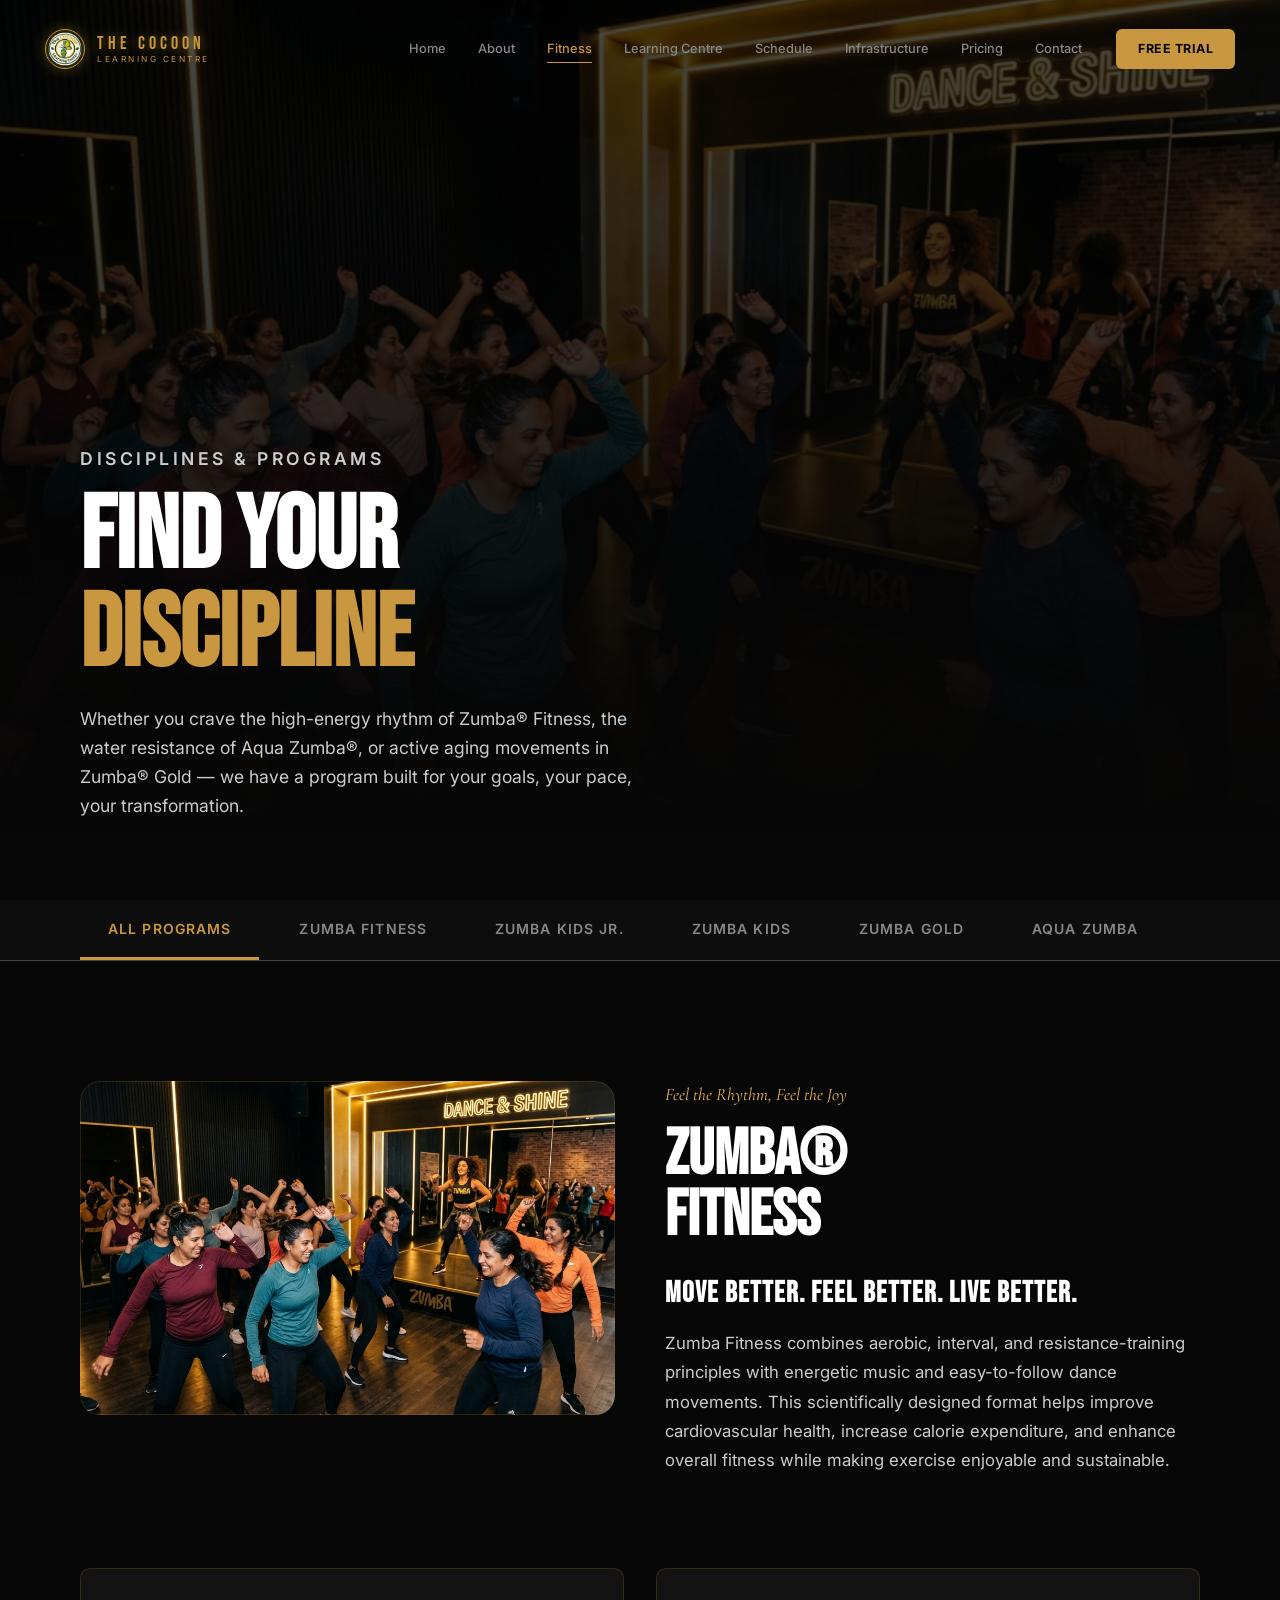
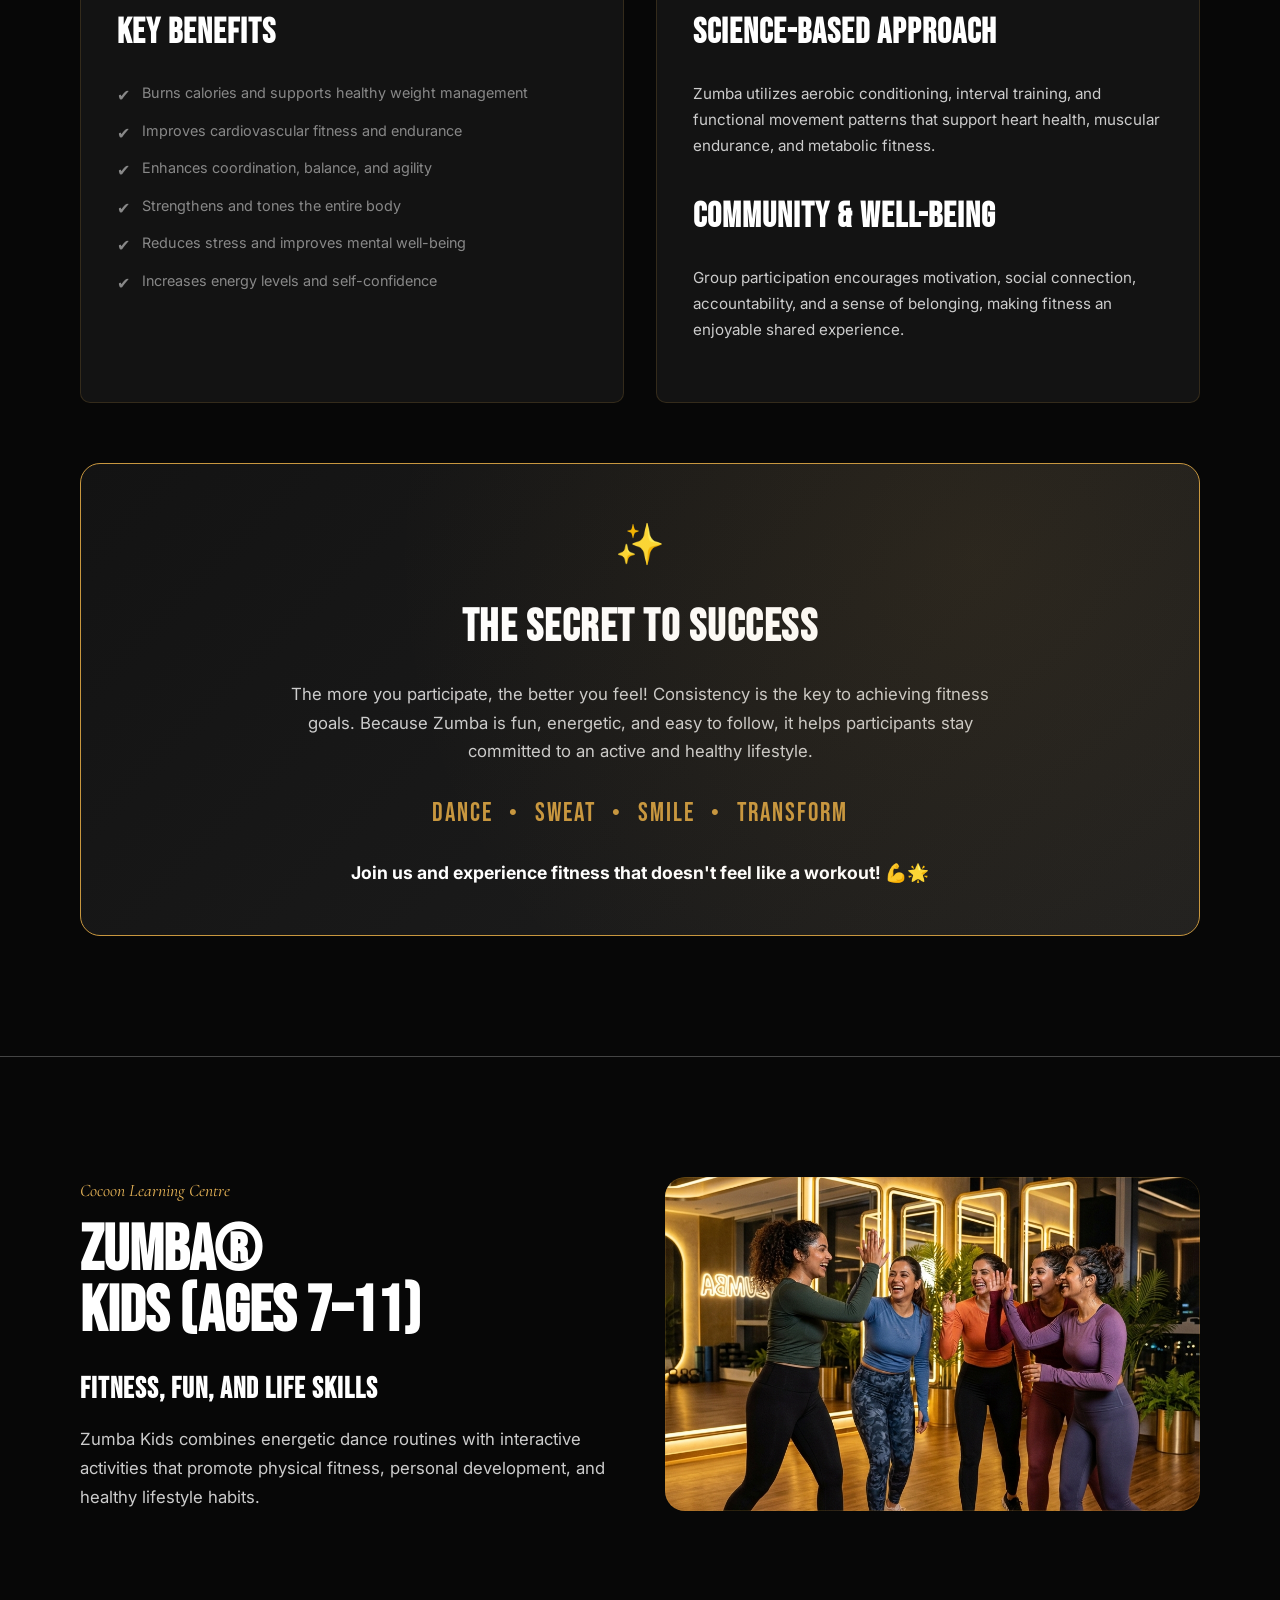
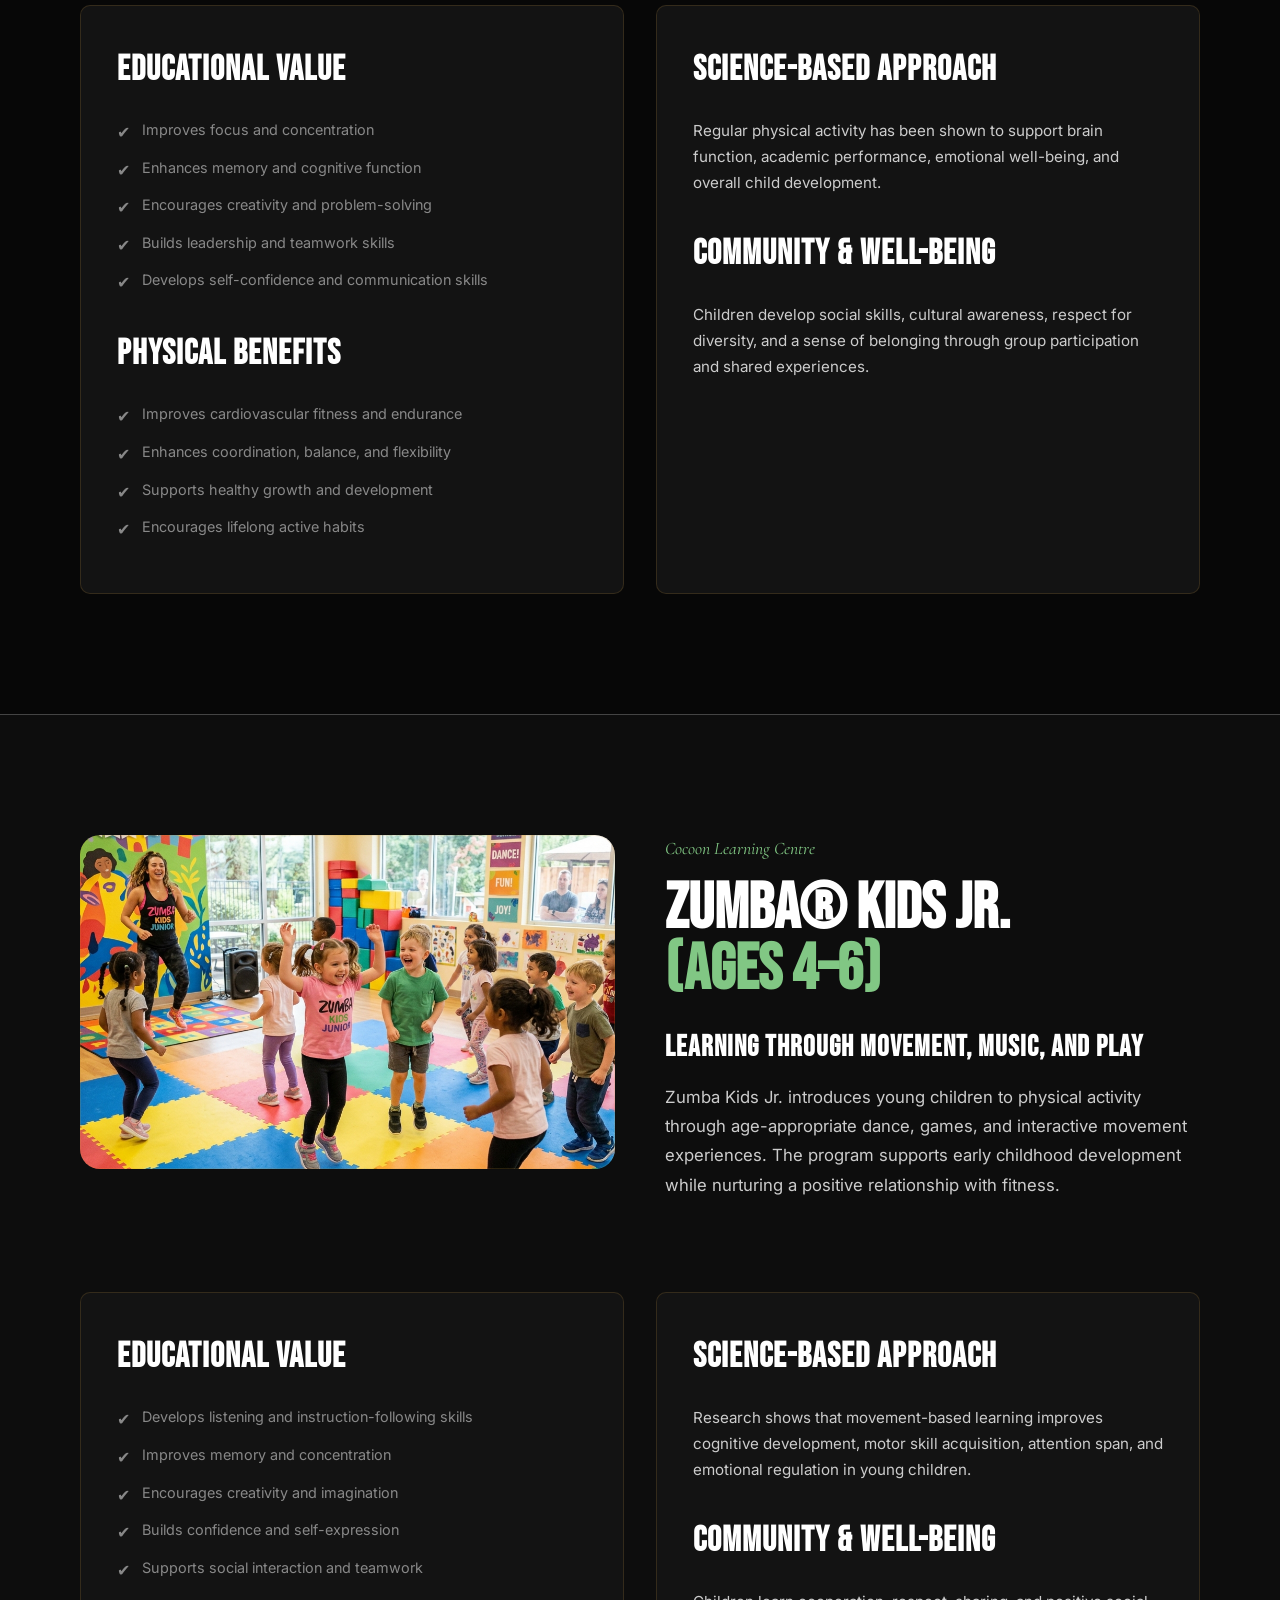
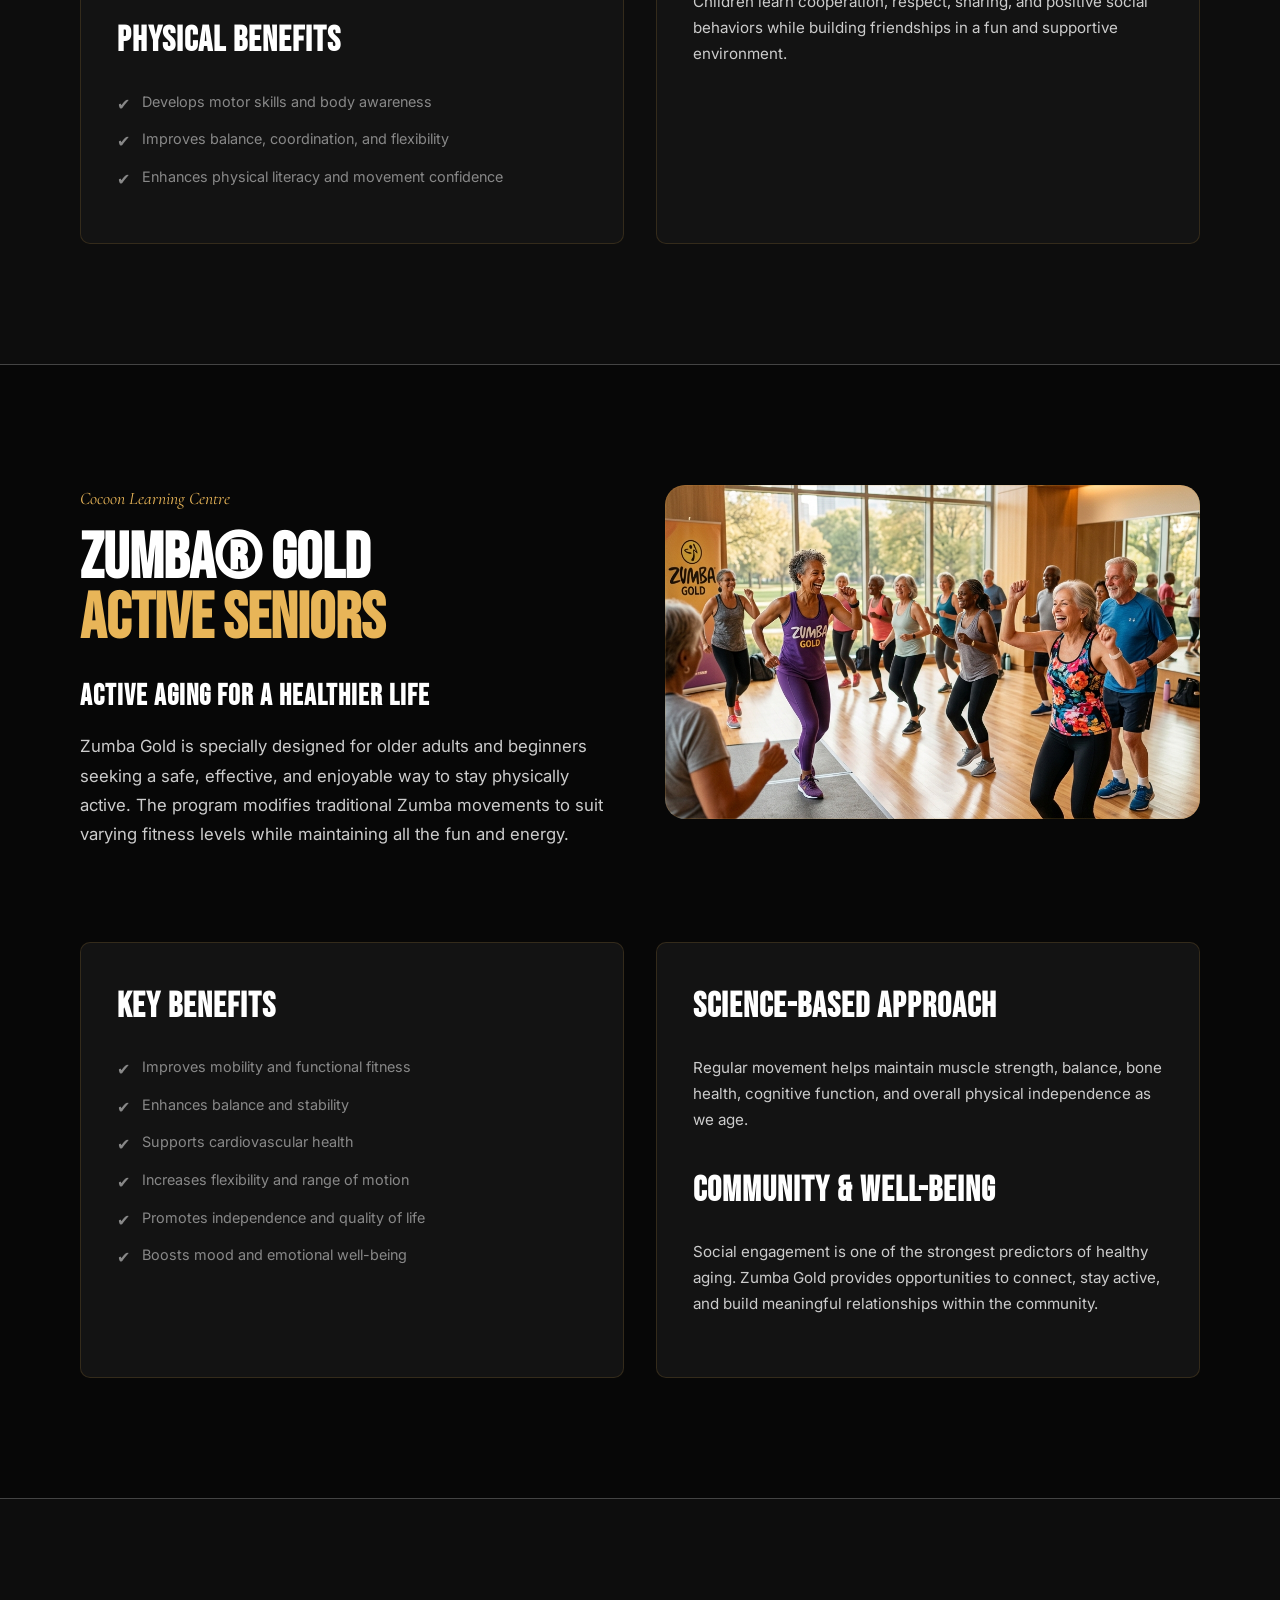
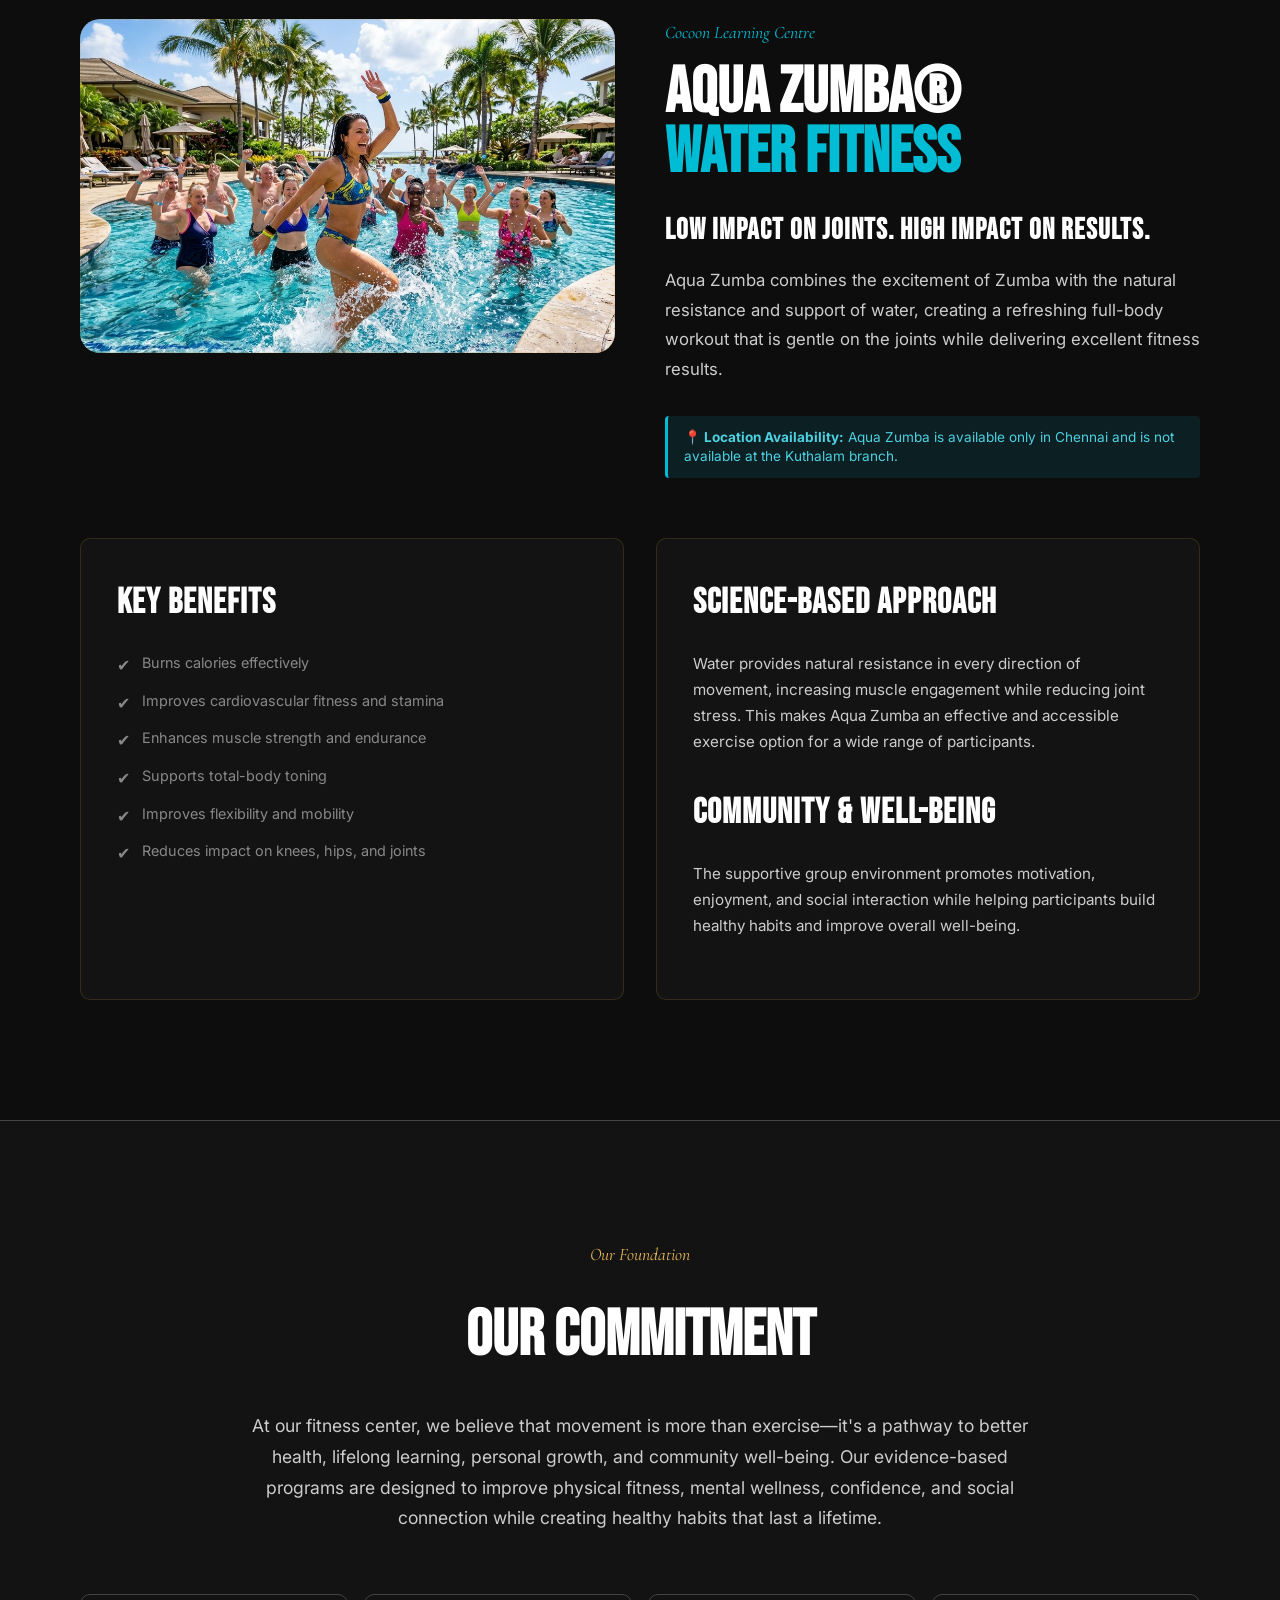
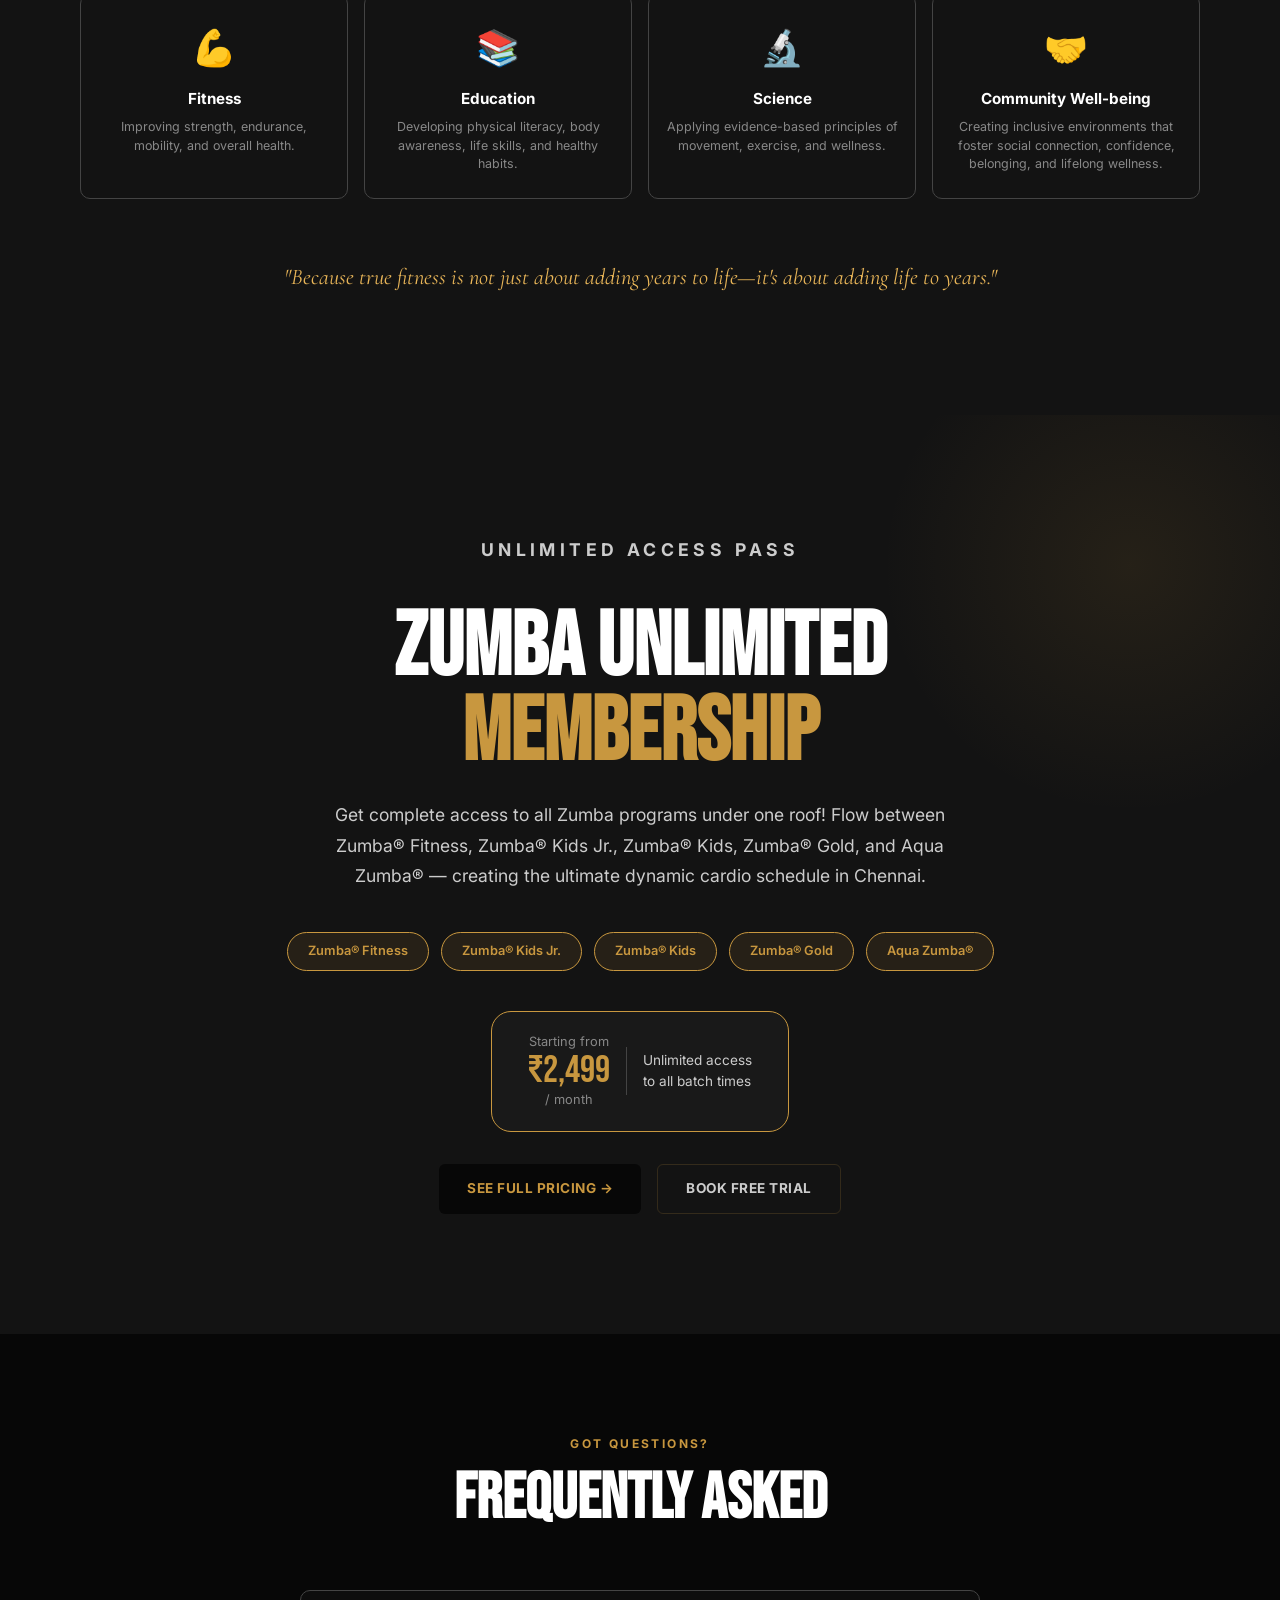
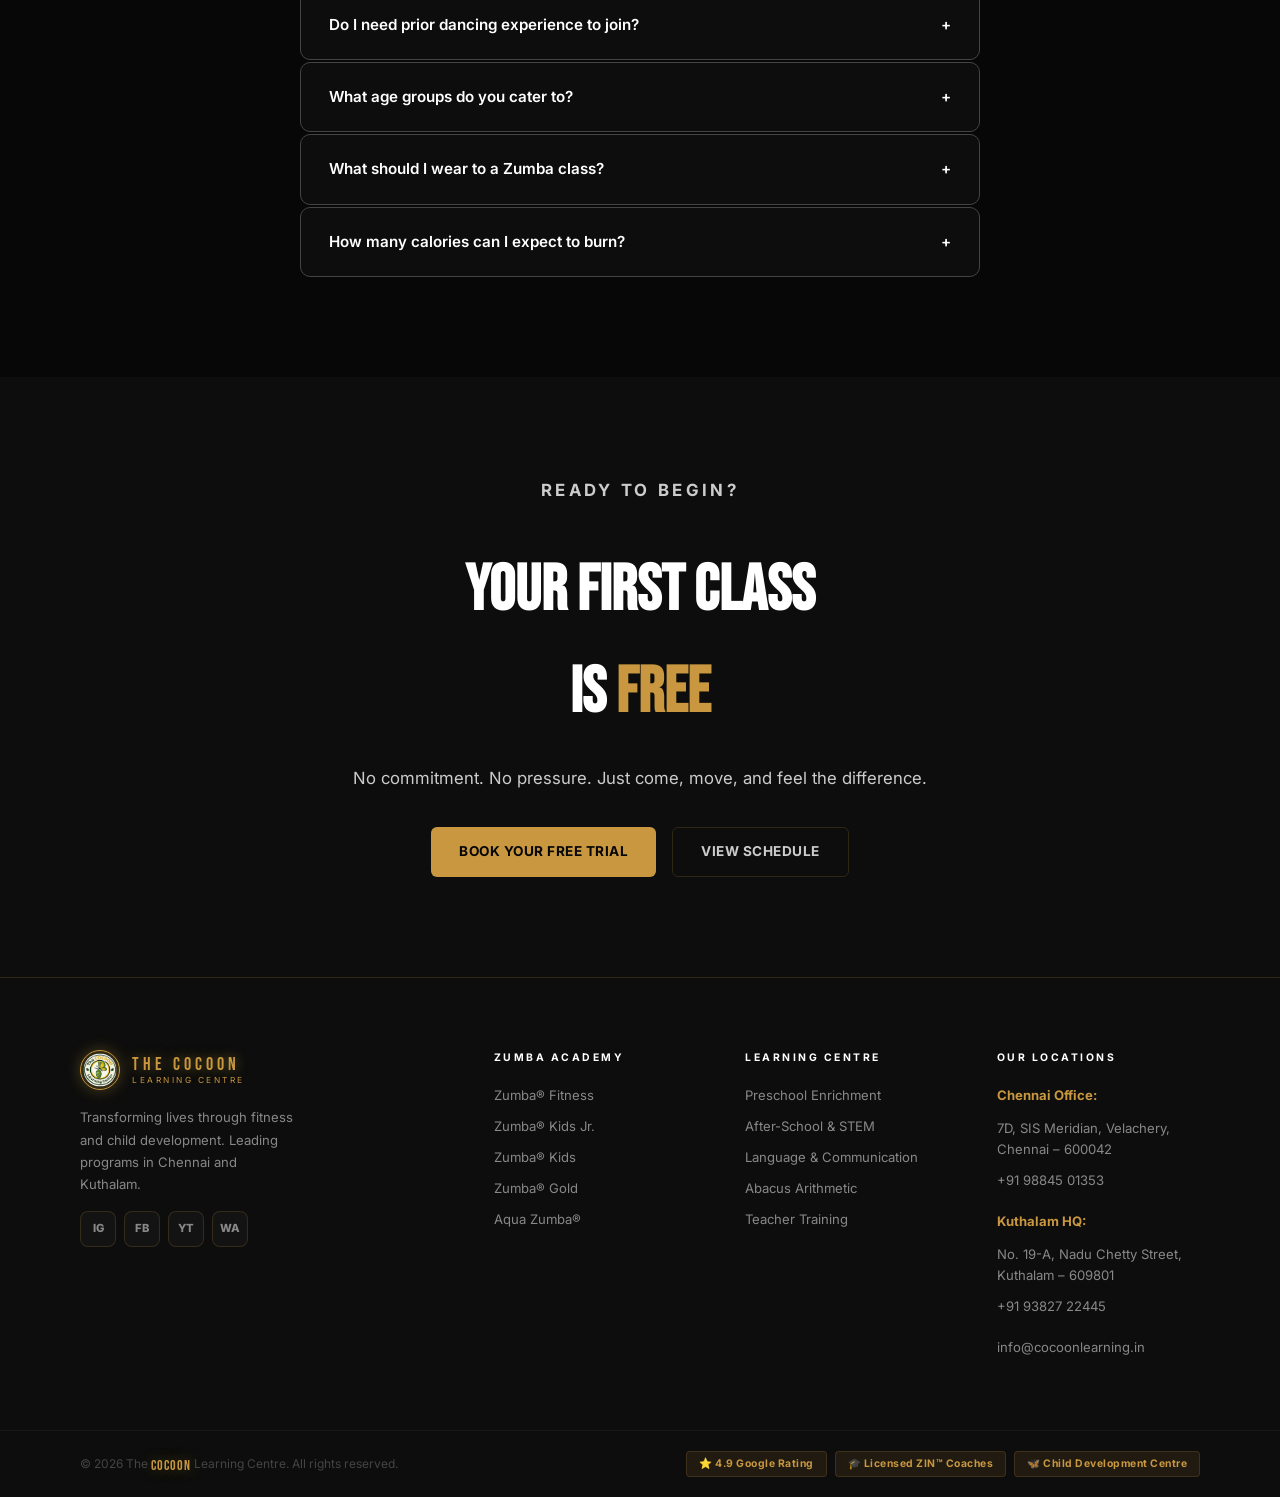
<file: fitness.html>
<!DOCTYPE html>
<html lang="en">
<head>
  <meta charset="UTF-8" />
  <link rel="icon" href="favicon.ico" sizes="any" />
  <link rel="icon" type="image/png" sizes="192x192" href="images/favicon-192x192.png" />
  <link rel="icon" type="image/png" sizes="48x48" href="images/favicon-48x48.png" />
  <link rel="icon" type="image/png" sizes="32x32" href="images/favicon-32x32.png" />
  <link rel="apple-touch-icon" href="images/apple-touch-icon.png" />
  <meta name="viewport" content="width=device-width, initial-scale=1.0" />
  <title>Fitness Classes (TCLC) — Zumba &amp; Aqua Zumba Programs</title>
  <meta name="description" content="Discover Zumba, Zumba Kids, Zumba Gold, and Aqua Zumba fitness classes at The Cocoon Learning Centre (TCLC), Chennai. Programs for every age." />
  <link rel="canonical" href="https://www.cocoonlearning.in/fitness-studio.html" />
  <link rel="preconnect" href="https://fonts.googleapis.com" />
  <link rel="preconnect" href="https://fonts.gstatic.com" crossorigin />
  <link href="https://fonts.googleapis.com/css2?family=Bebas+Neue&family=Cormorant+Garamond:ital,wght@0,400;0,600;1,400;1,600&family=Inter:wght@300;400;500;600;700&display=swap" rel="stylesheet" />
  <link rel="stylesheet" href="style.css" />
  <style>
    /* ── PAGE HERO ─────────────────────────────────────── */
    .page-hero{position:relative;min-height:56vh;display:flex;align-items:flex-end;padding:0 0 80px;overflow:hidden;}
    .page-hero-bg{position:absolute;inset:0;background:url('images/zumba_class.png') center/cover no-repeat;filter:brightness(.35);}
    .page-hero-bg::after{content:'';position:absolute;inset:0;background:linear-gradient(to top,var(--bg) 0%,transparent 60%);}
    .page-hero-content{position:relative;z-index:2;max-width:1200px;margin:0 auto;padding:0 40px;width:100%;text-align:left;}
    .page-hero-eyebrow{font-family:'Inter',sans-serif;font-size:.75rem;font-weight:600;letter-spacing:.2em;color:var(--gold);text-transform:uppercase;margin-bottom:16px;}
    .page-hero h1{font-family:'Bebas Neue',sans-serif;font-size:clamp(3rem,8vw,7rem);line-height:.95;color:var(--white);margin-bottom:20px;}
    .page-hero h1 em{color:var(--gold);font-style:normal;}
    .page-hero p{font-family:'Inter',sans-serif;font-size:1.1rem;color:var(--g1);max-width:560px;line-height:1.65;}

    /* ── DISCIPLINE FILTER TABS ─────────────────────────── */
    .disc-filter-section{background:var(--bg2);border-bottom:1px solid var(--g3);}
    .disc-filter-wrap{max-width:1200px;margin:0 auto;padding:0 40px;display:flex;align-items:center;gap:12px;overflow-x:auto;scrollbar-width:none;}
    .disc-filter-wrap::-webkit-scrollbar{display:none;}
    .disc-filter-wrap{padding-top:0;padding-bottom:0;}
    .disc-tab{font-family:'Inter',sans-serif;font-size:.875rem;font-weight:600;letter-spacing:.08em;text-transform:uppercase;padding:20px 28px;border:none;background:transparent;color:var(--g2);cursor:pointer;border-bottom:3px solid transparent;transition:color .25s,border-color .25s;white-space:nowrap;position:relative;}
    .disc-tab:hover{color:var(--gold);}
    .disc-tab.active{color:var(--gold);border-bottom-color:var(--gold);}

    /* ── DISCIPLINE BLOCK SHARED ────────────────────────── */
    .discipline-block{padding:120px 0;position:relative;}
    .discipline-block+.discipline-block{border-top:1px solid var(--g3);}
    .zumba-block{background:var(--bg);}
    .disc-inner{max-width:1200px;margin:0 auto;padding:0 40px;}





    /* ── BENEFITS GRID ──────────────────────────────────── */
    .benefits-heading{font-family:'Inter',sans-serif;font-size:.75rem;font-weight:700;letter-spacing:.18em;text-transform:uppercase;color:var(--g2);margin-bottom:20px;}
    .benefits-grid{display:grid;grid-template-columns:repeat(3,1fr);gap:16px;}
    .benefit-item{display:flex;align-items:flex-start;gap:14px;padding:20px;background:var(--bg4);border-radius:var(--r);border:1px solid var(--g3);}
    .benefit-icon{font-size:1.4rem;flex-shrink:0;}
    .benefit-text strong{display:block;font-family:'Inter',sans-serif;font-size:.85rem;font-weight:700;color:var(--white);margin-bottom:4px;}
    .benefit-text span{font-family:'Inter',sans-serif;font-size:.75rem;color:var(--g2);}



    /* ── COMBO BLOCK ────────────────────────────────────── */
    .combo-block{background:var(--bg3);padding:120px 0;position:relative;overflow:hidden;}
    .combo-block::before{content:'';position:absolute;top:-100px;right:-100px;width:500px;height:500px;background:radial-gradient(circle,var(--goldt) 0%,transparent 70%);pointer-events:none;}
    .combo-inner{max-width:900px;margin:0 auto;padding:0 40px;text-align:center;}
    .combo-eyebrow{font-family:'Inter',sans-serif;font-size:.75rem;font-weight:700;letter-spacing:.25em;text-transform:uppercase;color:var(--gold);margin-bottom:20px;}
    .combo-inner h2{font-family:'Bebas Neue',sans-serif;font-size:clamp(3rem,7vw,6rem);color:var(--white);margin-bottom:24px;line-height:.95;}
    .combo-inner h2 span{color:var(--gold);}
    .combo-inner p{font-family:'Inter',sans-serif;font-size:1.1rem;color:var(--g1);line-height:1.75;max-width:650px;margin:0 auto 40px;}
    .combo-pills{display:flex;justify-content:center;gap:12px;flex-wrap:wrap;margin-bottom:40px;}
    .combo-pill{font-family:'Inter',sans-serif;font-size:.8rem;font-weight:600;padding:8px 20px;border-radius:30px;border:1px solid var(--gold);color:var(--gold);background:var(--goldt);}
    .combo-price-teaser{display:inline-flex;align-items:center;gap:16px;background:var(--bg4);border:1px solid var(--gold);border-radius:var(--r2);padding:20px 36px;margin-bottom:32px;}
    .combo-price-teaser .cpt-label{font-family:'Inter',sans-serif;font-size:.8rem;color:var(--g2);}
    .combo-price-teaser .cpt-price{font-family:'Bebas Neue',sans-serif;font-size:2.4rem;color:var(--gold);line-height:1;}
    .combo-price-teaser .cpt-period{font-family:'Inter',sans-serif;font-size:.8rem;color:var(--g2);}

    /* ── FAQ ─────────────────────────────────────────────── */
    .classes-faq{background:var(--bg);padding:100px 0;}
    .faq-inner{max-width:760px;margin:0 auto;padding:0 40px;}
    .section-label{font-family:'Inter',sans-serif;font-size:.75rem;font-weight:700;letter-spacing:.2em;text-transform:uppercase;color:var(--gold);margin-bottom:16px;text-align:center;}
    .section-title{font-family:'Bebas Neue',sans-serif;font-size:clamp(2.5rem,5vw,4.5rem);color:var(--white);text-align:center;margin-bottom:60px;line-height:.95;}
    .faq-list{list-style:none;display:flex;flex-direction:column;gap:2px;}
    .faq-item{background:var(--bg2);border-radius:var(--r);overflow:hidden;border:1px solid var(--g3);}
    .faq-item.open{border-color:var(--gold3);}
    .faq-q{display:flex;justify-content:space-between;align-items:center;padding:22px 28px;cursor:pointer;gap:20px;}
    .faq-q span{font-family:'Inter',sans-serif;font-size:.95rem;font-weight:600;color:var(--white);}
    .faq-icon{font-size:1.3rem;color:var(--gold);flex-shrink:0;transition:transform .3s cubic-bezier(0.16,1,0.3,1);}
    .faq-item.open .faq-icon{transform:rotate(45deg);}
    .faq-body{max-height:0;overflow:hidden;transition:max-height .45s cubic-bezier(0.16,1,0.3,1);}
    .faq-body p{padding:0 28px 22px;font-family:'Inter',sans-serif;font-size:.9rem;color:var(--g1);line-height:1.7;}

    /* ── PAGE CTA ─────────────────────────────────────────── */
    .page-cta{background:var(--bg2);padding:100px 0;text-align:center;}
    .page-cta h2{font-family:'Bebas Neue',sans-serif;font-size:clamp(2.5rem,5vw,5rem);color:var(--white);margin-bottom:20px;}
    .page-cta h2 span{color:var(--gold);}
    .page-cta p{font-family:'Inter',sans-serif;font-size:1.05rem;color:var(--g1);margin-bottom:36px;}
    .page-cta-btns{display:flex;gap:16px;justify-content:center;flex-wrap:wrap;}

    @media(max-width:900px){
      .benefits-grid{grid-template-columns:1fr 1fr;}
    }
    @media(max-width:768px){
      .page-hero-content{padding:0 20px;}
      .disc-inner{padding:0 20px;}
      .combo-inner{padding:0 20px;}
      .faq-inner{padding:0 20px;}
    }
    @media(max-width:600px){
      .benefits-grid{grid-template-columns:1fr;}
    }
  </style>
</head>
<body data-page="fitness">

  <!-- Page Transition -->
  <div class="page-transition" id="pageTransition"></div>
  <div class="scroll-progress" id="scrollProgress"></div>
  <div id="curOuter"></div><div id="curInner"></div>

  <!-- NAV -->
  <nav id="nav">
    <div class="nav-wrap">
      <a href="index.html" class="logo">
        <div class="logo-mark img-mark"><img src="images/logo.jpg" alt="The Cocoon Logo" /></div>
        <div class="logo-words"><span class="lw-top">The Cocoon</span><span class="lw-bot">LEARNING CENTRE</span></div>
      </a>
      <ul class="nav-links" id="navLinks">
        <li><a href="index.html" data-page="home">Home</a></li>
        <li><a href="about.html" data-page="about">About</a></li>
        <li><a href="fitness.html" data-page="fitness">Fitness</a></li>
        <li><a href="learning.html" data-page="learning">Learning Centre</a></li>
        <li><a href="schedule.html" data-page="schedule">Schedule</a></li>
        <li><a href="infrastructure.html" data-page="infrastructure">Infrastructure</a></li><li><a href="pricing.html" data-page="pricing">Pricing</a></li><li><a href="contact.html" data-page="contact">Contact</a></li>
      </ul>
      <div class="nav-right">
        <a href="contact.html" class="btn-primary nav-cta">Free Trial</a>
        <button class="hamburger" id="hamburger" aria-label="Menu"><span></span><span></span><span></span></button>
      </div>
    </div>
  </nav>
  <div class="mobile-drawer" id="mobileDrawer">
    <button class="drawer-close" id="drawerClose">&times;</button>
    <ul>
      <li><a href="index.html">Home</a></li>
      <li><a href="about.html">About</a></li>
      <li><a href="fitness.html">Fitness</a></li>
      <li><a href="learning.html">Learning Centre</a></li>
      <li><a href="schedule.html">Schedule</a></li>
      <li><a href="infrastructure.html">Infrastructure</a></li><li><a href="pricing.html">Pricing</a></li><li><a href="contact.html">Contact</a></li>
      <li><a href="contact.html" class="drawer-cta">Book Free Trial &rarr;</a></li>
    </ul>
  </div>
  <div class="drawer-overlay" id="nav-drawer-overlay"></div>

  <!-- 1. PAGE HERO -->
  <section class="page-hero">
    <div class="page-hero-bg"></div>
    <div class="page-hero-content">
      <p class="page-hero-eyebrow">Disciplines &amp; Programs</p>
      <h1>FIND YOUR<br><em>DISCIPLINE</em></h1>
      <p>Whether you crave the high-energy rhythm of Zumba® Fitness, the water resistance of Aqua Zumba®, or active aging movements in Zumba® Gold — we have a program built for your goals, your pace, your transformation.</p>
    </div>
  </section>

  <!-- 2. DISCIPLINE FILTER TABS -->
  <div class="disc-filter-section">
    <div class="disc-filter-wrap">
      <button class="disc-tab active" data-filter="all">All Programs</button>
      <button class="disc-tab" data-filter="zumba-adult">Zumba Fitness</button>
      <button class="disc-tab" data-filter="zumba-kids-jr">Zumba Kids Jr.</button>
      <button class="disc-tab" data-filter="zumba-kids">Zumba Kids</button>
      <button class="disc-tab" data-filter="zumba-gold">Zumba Gold</button>
      <button class="disc-tab" data-filter="zumba-aqua">Aqua Zumba</button>
    </div>
  </div>

  <!-- 3. ZUMBA DEEP DIVE -->
  <section class="discipline-block zumba-block" id="zumba" data-disc="zumba-adult">
    <div class="disc-inner">
      <!-- Split -->
      <div class="disc-split">
        <div class="disc-split-img" data-scroll-reveal>
          <img src="images/zumba_class.png" alt="Zumba class at The Cocoon Learning Centre" />
        </div>
        <div class="disc-split-content" data-scroll-reveal>
          <span class="disc-tag">Feel the Rhythm, Feel the Joy</span>
          <h2>ZUMBA®<br>FITNESS</h2>
          <h3 style="font-family:var(--ff-display); font-size:1.8rem; color:var(--white); margin-top:20px; margin-bottom:12px; letter-spacing:1px;">Move Better. Feel Better. Live Better.</h3>
          <p>Zumba Fitness combines aerobic, interval, and resistance-training principles with energetic music and easy-to-follow dance movements. This scientifically designed format helps improve cardiovascular health, increase calorie expenditure, and enhance overall fitness while making exercise enjoyable and sustainable.</p>
        </div>
      </div>

      <!-- Zumba Highlights: Key Benefits & Science/Community -->
      <div class="zumba-highlights-row">
        <!-- Key Benefits -->
        <div class="zumba-highlight-col" data-scroll-reveal>
          <h3>Key Benefits</h3>
          <ul class="z-check-list">
            <li><span class="z-check-icon">✔️</span> Burns calories and supports healthy weight management</li>
            <li><span class="z-check-icon">✔️</span> Improves cardiovascular fitness and endurance</li>
            <li><span class="z-check-icon">✔️</span> Enhances coordination, balance, and agility</li>
            <li><span class="z-check-icon">✔️</span> Strengthens and tones the entire body</li>
            <li><span class="z-check-icon">✔️</span> Reduces stress and improves mental well-being</li>
            <li><span class="z-check-icon">✔️</span> Increases energy levels and self-confidence</li>
          </ul>
        </div>

        <!-- Science & Community -->
        <div class="zumba-highlight-col" data-scroll-reveal>
          <h3>Science-Based Approach</h3>
          <p class="z-highlight-intro" style="margin-bottom:30px;">Zumba utilizes aerobic conditioning, interval training, and functional movement patterns that support heart health, muscular endurance, and metabolic fitness.</p>
          
          <h3>Community & Well-being</h3>
          <p class="z-highlight-intro">Group participation encourages motivation, social connection, accountability, and a sense of belonging, making fitness an enjoyable shared experience.</p>
        </div>
      </div>

      <!-- Success Section -->
      <div class="motivational-success-card" data-scroll-reveal style="margin-top: 60px;">
        <span class="sparkle-icon">✨</span>
        <h3>THE SECRET TO SUCCESS</h3>
        <p class="success-text">The more you participate, the better you feel! Consistency is the key to achieving fitness goals. Because Zumba is fun, energetic, and easy to follow, it helps participants stay committed to an active and healthy lifestyle.</p>
        <div class="slogan-badge">
          <span>DANCE</span> &bull; <span>SWEAT</span> &bull; <span>SMILE</span> &bull; <span>TRANSFORM</span>
        </div>
        <p class="join-us-call">Join us and experience fitness that doesn't feel like a workout! 💪🌟</p>
      </div>
    </div>
  </section>

  <!-- 4. ZUMBA KIDS DEEP DIVE -->
  <section class="discipline-block zumba-block" id="zumba-kids" data-disc="zumba-kids">
    <div class="disc-inner">
      <!-- Split -->
      <div class="disc-split" style="direction: rtl;">
        <div class="disc-split-img" data-scroll-reveal>
          <img src="images/about_community.png" alt="Zumba Kids Class" />
        </div>
        <div class="disc-split-content" data-scroll-reveal style="direction: ltr;">
          <span class="disc-tag">Cocoon Learning Centre</span>
          <h2>ZUMBA®<br>KIDS (AGES 7–11)</h2>
          <h3 style="font-family:var(--ff-display); font-size:1.8rem; color:var(--white); margin-top:20px; margin-bottom:12px; letter-spacing:1px;">Fitness, Fun, and Life Skills</h3>
          <p>Zumba Kids combines energetic dance routines with interactive activities that promote physical fitness, personal development, and healthy lifestyle habits.</p>
        </div>
      </div>

      <!-- Zumba Kids Highlights: Benefits & Science/Community -->
      <div class="zumba-highlights-row">
        <!-- Educational & Physical Benefits -->
        <div class="zumba-highlight-col" data-scroll-reveal>
          <h3>Educational Value</h3>
          <ul class="z-check-list" style="margin-bottom: 30px;">
            <li><span class="z-check-icon">✔️</span> Improves focus and concentration</li>
            <li><span class="z-check-icon">✔️</span> Enhances memory and cognitive function</li>
            <li><span class="z-check-icon">✔️</span> Encourages creativity and problem-solving</li>
            <li><span class="z-check-icon">✔️</span> Builds leadership and teamwork skills</li>
            <li><span class="z-check-icon">✔️</span> Develops self-confidence and communication skills</li>
          </ul>

          <h3>Physical Benefits</h3>
          <ul class="z-check-list">
            <li><span class="z-check-icon">✔️</span> Improves cardiovascular fitness and endurance</li>
            <li><span class="z-check-icon">✔️</span> Enhances coordination, balance, and flexibility</li>
            <li><span class="z-check-icon">✔️</span> Supports healthy growth and development</li>
            <li><span class="z-check-icon">✔️</span> Encourages lifelong active habits</li>
          </ul>
        </div>

        <!-- Science & Community -->
        <div class="zumba-highlight-col" data-scroll-reveal>
          <h3>Science-Based Approach</h3>
          <p class="z-highlight-intro" style="margin-bottom:30px;">Regular physical activity has been shown to support brain function, academic performance, emotional well-being, and overall child development.</p>
          
          <h3>Community & Well-being</h3>
          <p class="z-highlight-intro">Children develop social skills, cultural awareness, respect for diversity, and a sense of belonging through group participation and shared experiences.</p>
        </div>
      </div>
    </div>
  </section>

  <!-- 4b. KIDS LEARNING & DEVELOPMENT PROGRAM DEEP DIVE -->
  <!-- 4. ZUMBA KIDS JR DEEP DIVE -->
  <section class="discipline-block" id="zumba-kids-jr" data-disc="zumba-kids-jr" style="background:var(--bg2);">
    <div class="disc-inner">
      <div class="disc-split">
        <div class="disc-split-img" data-scroll-reveal>
          <img src="images/zumba_kids_junior.png" alt="Zumba Kids Jr Class" />
        </div>
        <div class="disc-split-content" data-scroll-reveal>
          <span class="disc-tag" style="color:#81c784;">Cocoon Learning Centre</span>
          <h2>ZUMBA® KIDS JR.<br><span style="color:#81c784;">(AGES 4–6)</span></h2>
          <h3 style="font-family:var(--ff-display); font-size:1.8rem; color:var(--white); margin-top:20px; margin-bottom:12px; letter-spacing:1px;">Learning Through Movement, Music, and Play</h3>
          <p>Zumba Kids Jr. introduces young children to physical activity through age-appropriate dance, games, and interactive movement experiences. The program supports early childhood development while nurturing a positive relationship with fitness.</p>
        </div>
      </div>

      <div class="zumba-highlights-row">
        <div class="zumba-highlight-col" data-scroll-reveal>
          <h3>Educational Value</h3>
          <ul class="z-check-list" style="margin-bottom:30px;">
            <li><span class="z-check-icon">✔️</span> Develops listening and instruction-following skills</li>
            <li><span class="z-check-icon">✔️</span> Improves memory and concentration</li>
            <li><span class="z-check-icon">✔️</span> Encourages creativity and imagination</li>
            <li><span class="z-check-icon">✔️</span> Builds confidence and self-expression</li>
            <li><span class="z-check-icon">✔️</span> Supports social interaction and teamwork</li>
          </ul>

          <h3>Physical Benefits</h3>
          <ul class="z-check-list">
            <li><span class="z-check-icon">✔️</span> Develops motor skills and body awareness</li>
            <li><span class="z-check-icon">✔️</span> Improves balance, coordination, and flexibility</li>
            <li><span class="z-check-icon">✔️</span> Enhances physical literacy and movement confidence</li>
          </ul>
        </div>

        <div class="zumba-highlight-col" data-scroll-reveal>
          <h3>Science-Based Approach</h3>
          <p class="z-highlight-intro" style="margin-bottom:30px;">Research shows that movement-based learning improves cognitive development, motor skill acquisition, attention span, and emotional regulation in young children.</p>
          
          <h3>Community & Well-being</h3>
          <p class="z-highlight-intro">Children learn cooperation, respect, sharing, and positive social behaviors while building friendships in a fun and supportive environment.</p>
        </div>
      </div>
    </div>
  </section>

  <!-- 4.5 ZUMBA GOLD DEEP DIVE -->
  <section class="discipline-block" id="zumba-gold" data-disc="zumba-gold" style="background:var(--bg);">
    <div class="disc-inner">
      <div class="disc-split" style="direction: rtl;">
        <div class="disc-split-img" data-scroll-reveal>
          <img src="images/zumba_gold.png" alt="Zumba Gold Class" />
        </div>
        <div class="disc-split-content" data-scroll-reveal style="direction: ltr;">
          <span class="disc-tag" style="color:var(--gold2);">Cocoon Learning Centre</span>
          <h2>ZUMBA® GOLD<br><span style="color:var(--gold2);">ACTIVE SENIORS</span></h2>
          <h3 style="font-family:var(--ff-display); font-size:1.8rem; color:var(--white); margin-top:20px; margin-bottom:12px; letter-spacing:1px;">Active Aging for a Healthier Life</h3>
          <p>Zumba Gold is specially designed for older adults and beginners seeking a safe, effective, and enjoyable way to stay physically active. The program modifies traditional Zumba movements to suit varying fitness levels while maintaining all the fun and energy.</p>
        </div>
      </div>

      <div class="zumba-highlights-row">
        <div class="zumba-highlight-col" data-scroll-reveal>
          <h3>Key Benefits</h3>
          <ul class="z-check-list">
            <li><span class="z-check-icon">✔️</span> Improves mobility and functional fitness</li>
            <li><span class="z-check-icon">✔️</span> Enhances balance and stability</li>
            <li><span class="z-check-icon">✔️</span> Supports cardiovascular health</li>
            <li><span class="z-check-icon">✔️</span> Increases flexibility and range of motion</li>
            <li><span class="z-check-icon">✔️</span> Promotes independence and quality of life</li>
            <li><span class="z-check-icon">✔️</span> Boosts mood and emotional well-being</li>
          </ul>
        </div>

        <div class="zumba-highlight-col" data-scroll-reveal>
          <h3>Science-Based Approach</h3>
          <p class="z-highlight-intro" style="margin-bottom:30px;">Regular movement helps maintain muscle strength, balance, bone health, cognitive function, and overall physical independence as we age.</p>
          
          <h3>Community & Well-being</h3>
          <p class="z-highlight-intro">Social engagement is one of the strongest predictors of healthy aging. Zumba Gold provides opportunities to connect, stay active, and build meaningful relationships within the community.</p>
        </div>
      </div>
    </div>
  </section>

  <!-- 4.6 AQUA ZUMBA DEEP DIVE -->
  <section class="discipline-block" id="zumba-aqua" data-disc="zumba-aqua" style="background:var(--bg2);">
    <div class="disc-inner">
      <div class="disc-split">
        <div class="disc-split-img" data-scroll-reveal>
          <img src="images/zumba_aqua.png" alt="Aqua Zumba Class" />
        </div>
        <div class="disc-split-content" data-scroll-reveal>
          <span class="disc-tag" style="color:#00bcd4;">Cocoon Learning Centre</span>
          <h2>AQUA ZUMBA®<br><span style="color:#00bcd4;">WATER FITNESS</span></h2>
          <h3 style="font-family:var(--ff-display); font-size:1.8rem; color:var(--white); margin-top:20px; margin-bottom:12px; letter-spacing:1px;">Low Impact on Joints. High Impact on Results.</h3>
          <p>Aqua Zumba combines the excitement of Zumba with the natural resistance and support of water, creating a refreshing full-body workout that is gentle on the joints while delivering excellent fitness results.</p>
          <div style="margin-top:20px; padding:12px 16px; background:rgba(0,188,212,0.1); border-left:3px solid #00bcd4; border-radius:4px; font-family:var(--ff-body); font-size:0.85rem; color:#4dd0e1; line-height:1.4;">
            <strong>📍 Location Availability:</strong> Aqua Zumba is available only in Chennai and is not available at the Kuthalam branch.
          </div>
        </div>
      </div>

      <div class="zumba-highlights-row">
        <div class="zumba-highlight-col" data-scroll-reveal>
          <h3>Key Benefits</h3>
          <ul class="z-check-list">
            <li><span class="z-check-icon">✔️</span> Burns calories effectively</li>
            <li><span class="z-check-icon">✔️</span> Improves cardiovascular fitness and stamina</li>
            <li><span class="z-check-icon">✔️</span> Enhances muscle strength and endurance</li>
            <li><span class="z-check-icon">✔️</span> Supports total-body toning</li>
            <li><span class="z-check-icon">✔️</span> Improves flexibility and mobility</li>
            <li><span class="z-check-icon">✔️</span> Reduces impact on knees, hips, and joints</li>
          </ul>
        </div>

        <div class="zumba-highlight-col" data-scroll-reveal>
          <h3>Science-Based Approach</h3>
          <p class="z-highlight-intro" style="margin-bottom:30px;">Water provides natural resistance in every direction of movement, increasing muscle engagement while reducing joint stress. This makes Aqua Zumba an effective and accessible exercise option for a wide range of participants.</p>
          
          <h3>Community & Well-being</h3>
          <p class="z-highlight-intro">The supportive group environment promotes motivation, enjoyment, and social interaction while helping participants build healthy habits and improve overall well-being.</p>
        </div>
      </div>
    </div>
  </section>

  <!-- 4.7 OUR COMMITMENT SECTION -->
  <section class="discipline-block" id="our-commitment" data-disc="all" style="background:var(--bg3); border-top:1px solid var(--g3);">
    <div class="disc-inner" style="text-align:center;">
      <span class="disc-tag" style="color:var(--gold2);">Our Foundation</span>
      <h2 style="font-family:var(--ff-display); font-size:clamp(3rem, 5vw, 4.5rem); color:var(--white); margin-bottom:24px;">OUR COMMITMENT</h2>
      <p style="font-family:'Inter',sans-serif; font-size:1.1rem; color:var(--g1); line-height:1.75; max-width:800px; margin:0 auto 60px;">
        At our fitness center, we believe that movement is more than exercise—it's a pathway to better health, lifelong learning, personal growth, and community well-being. Our evidence-based programs are designed to improve physical fitness, mental wellness, confidence, and social connection while creating healthy habits that last a lifetime.
      </p>

      <div class="learning-features-grid" style="margin-top:40px;">
        <div class="learning-feature-card" data-scroll-reveal>
          <span class="lfc-icon">💪</span>
          <h4 class="lfc-title">Fitness</h4>
          <p class="lfc-desc">Improving strength, endurance, mobility, and overall health.</p>
        </div>
        <div class="learning-feature-card" data-scroll-reveal>
          <span class="lfc-icon">📚</span>
          <h4 class="lfc-title">Education</h4>
          <p class="lfc-desc">Developing physical literacy, body awareness, life skills, and healthy habits.</p>
        </div>
        <div class="learning-feature-card" data-scroll-reveal>
          <span class="lfc-icon">🔬</span>
          <h4 class="lfc-title">Science</h4>
          <p class="lfc-desc">Applying evidence-based principles of movement, exercise, and wellness.</p>
        </div>
        <div class="learning-feature-card" data-scroll-reveal>
          <span class="lfc-icon">🤝</span>
          <h4 class="lfc-title">Community Well-being</h4>
          <p class="lfc-desc">Creating inclusive environments that foster social connection, confidence, belonging, and lifelong wellness.</p>
        </div>
      </div>
      
      <p style="font-family:'Cormorant Garamond',serif; font-style:italic; font-size:1.4rem; color:var(--gold2); margin-top:60px; text-align:center;">
        "Because true fitness is not just about adding years to life—it's about adding life to years."
      </p>
    </div>
  </section>

  <!-- 5. PREMIUM UNLIMITED BLOCK -->
  <section class="combo-block" id="combo" data-disc="all">
    <div class="combo-inner">
      <p class="combo-eyebrow">Unlimited Access Pass</p>
      <h2>ZUMBA UNLIMITED<br><span>MEMBERSHIP</span></h2>
      <p>Get complete access to all Zumba programs under one roof! Flow between Zumba® Fitness, Zumba® Kids Jr., Zumba® Kids, Zumba® Gold, and Aqua Zumba® — creating the ultimate dynamic cardio schedule in Chennai.</p>
      <div class="combo-pills">
        <span class="combo-pill">Zumba® Fitness</span>
        <span class="combo-pill">Zumba® Kids Jr.</span>
        <span class="combo-pill">Zumba® Kids</span>
        <span class="combo-pill">Zumba® Gold</span>
        <span class="combo-pill">Aqua Zumba®</span>
      </div>
      <div class="combo-price-teaser">
        <div>
          <div class="cpt-label">Starting from</div>
          <div class="cpt-price">₹2,499</div>
          <div class="cpt-period">/ month</div>
        </div>
        <div style="width:1px;height:48px;background:var(--g3);"></div>
        <div style="font-family:'Inter',sans-serif;font-size:.85rem;color:var(--g1);text-align:left;">
          Unlimited access<br>to all batch times
        </div>
      </div>
      <div class="page-cta-btns">
        <a href="pricing.html" class="btn-primary">See Full Pricing →</a>
        <a href="contact.html" class="btn-ghost">Book Free Trial</a>
      </div>
    </div>
  </section>

  <!-- 6. FAQ -->
  <section class="classes-faq">
    <div class="faq-inner">
      <p class="section-label">Got Questions?</p>
      <h2 class="section-title">FREQUENTLY ASKED</h2>
      <ul class="faq-list">
        <li class="faq-item">
          <div class="faq-q" role="button">
            <span>Do I need prior dancing experience to join?</span>
            <span class="faq-icon">+</span>
          </div>
          <div class="faq-body"><p>Absolutely not! Our Zumba programs are designed with simple, repetitive steps that anyone can follow regardless of dance background. Our instructors are trained to guide you so you feel comfortable from day one. Your first class is free, so come try it!</p></div>
        </li>
        <li class="faq-item">
          <div class="faq-q" role="button">
            <span>What age groups do you cater to?</span>
            <span class="faq-icon">+</span>
          </div>
          <div class="faq-body"><p>We have specialized programs for all age groups: Zumba® Kids Jr. (ages 4–6), Zumba® Kids (ages 7–11), Zumba® Gold for active seniors and beginners, Aqua Zumba® for water fitness lovers, and regular Zumba® Fitness for teens and adults. We believe dance fitness is for everyone.</p></div>
        </li>
        <li class="faq-item">
          <div class="faq-q" role="button">
            <span>What should I wear to a Zumba class?</span>
            <span class="faq-icon">+</span>
          </div>
          <div class="faq-body"><p>We recommend comfortable athletic wear (such as long-sleeve activewear tops and leggings) and supportive cross-training or fitness shoes that allow easy pivot movements. Please bring a water bottle and a small sweat towel.</p></div>
        </li>
        <li class="faq-item">
          <div class="faq-q" role="button">
            <span>How many calories can I expect to burn?</span>
            <span class="faq-icon">+</span>
          </div>
          <div class="faq-body"><p>A typical 60-minute high-energy Zumba class burns between 400 to 600 calories depending on intensity. It's a full-body cardiovascular workout that boosts endurance and tones muscles.</p></div>
        </li>
      </ul>
    </div>
  </section>

  <!-- 7. CTA -->
  <section class="page-cta">
    <div class="wrap">
      <p class="section-label">Ready to Begin?</p>
      <h2>YOUR FIRST CLASS<br>IS <span>FREE</span></h2>
      <p>No commitment. No pressure. Just come, move, and feel the difference.</p>
      <div class="page-cta-btns">
        <a href="contact.html" class="btn-primary">Book Your Free Trial</a>
        <a href="schedule.html" class="btn-ghost">View Schedule</a>
      </div>
    </div>
  </section>

  <!-- FOOTER -->
  <footer class="footer">
    <div class="footer-top"><div class="wrap"><div class="footer-grid">
      <div class="fg-brand">
        <a href="index.html" class="logo">
          <div class="logo-mark img-mark"><img src="images/logo.jpg" alt="The Cocoon Logo" /></div>
          <div class="logo-words"><span class="lw-top">The Cocoon</span><span class="lw-bot">LEARNING CENTRE</span></div>
        </a>
        <p>Transforming lives through fitness and child development. Leading programs in Chennai and Kuthalam.</p>
        <div class="social-links">
          <a href="#" aria-label="Instagram">IG</a>
          <a href="#" aria-label="Facebook">FB</a>
          <a href="#" aria-label="YouTube">YT</a>
          <a href="https://wa.me/919884501353" target="_blank" rel="noopener noreferrer" aria-label="WhatsApp">WA</a>
        </div>
      </div>
      <div class="fg-col">
        <h5>Zumba Academy</h5>
        <ul>
          <li><a href="fitness.html">Zumba® Fitness</a></li>
          <li><a href="fitness.html">Zumba® Kids Jr.</a></li>
          <li><a href="fitness.html">Zumba® Kids</a></li>
          <li><a href="fitness.html">Zumba® Gold</a></li>
          <li><a href="fitness.html">Aqua Zumba®</a></li>
        </ul>
      </div>
      <div class="fg-col">
        <h5>Learning Centre</h5>
        <ul>
          <li><a href="learning.html">Preschool Enrichment</a></li>
          <li><a href="learning.html">After-School &amp; STEM</a></li>
          <li><a href="learning.html">Language &amp; Communication</a></li>
          <li><a href="learning.html">Abacus Arithmetic</a></li>
          <li><a href="learning.html">Teacher Training</a></li>
        </ul>
      </div>
      <div class="fg-col">
        <h5>Our Locations</h5>
        <ul>
          <li style="color:var(--gold);font-weight:700;margin-bottom:2px;">Chennai Office:</li>
          <li>7D, SIS Meridian, Velachery, Chennai – 600042</li>
          <li><a href="tel:+919884501353">+91 98845 01353</a></li>
          <li style="color:var(--gold);font-weight:700;margin-top:10px;margin-bottom:2px;">Kuthalam HQ:</li>
          <li>No. 19-A, Nadu Chetty Street, Kuthalam – 609801</li>
          <li><a href="tel:+919382722445">+91 93827 22445</a></li>
          <li style="margin-top:10px;"><a href="mailto:info@cocoonlearning.in">info@cocoonlearning.in</a></li>
        </ul>
      </div>
    </div></div></div>
    <div class="footer-bottom">
      <div class="wrap footer-bottom-inner">
        <p>&copy; <span id="footer-year">2026</span> The <span class="cocoon-brand">Cocoon</span> Learning Centre. All rights reserved.</p>
        <div class="footer-badges">
          <span>⭐ 4.9 Google Rating</span>
          <span>🎓 Licensed ZIN™ Coaches</span>
          <span>🦋 Child Development Centre</span>
        </div>
      </div>
    </div>
  </footer>
  <a href="#" class="back-to-top" id="backToTop">&uarr;</a>

  <script src="script.js"></script>
  <script>
    // ── DISCIPLINE FILTER TABS ──────────────────────────────
    const discTabs = document.querySelectorAll('.disc-tab');
    const discBlocks = document.querySelectorAll('.discipline-block, .combo-block');
    discTabs.forEach(tab => {
      tab.addEventListener('click', () => {
        discTabs.forEach(t => t.classList.remove('active'));
        tab.classList.add('active');
        const filter = tab.dataset.filter;
        discBlocks.forEach(block => {
          if (filter === 'all') {
            block.style.display = '';
          } else {
            block.style.display = (block.dataset.disc === filter || block.dataset.disc === 'all') ? '' : 'none';
          }
        });
        // Scroll to first visible
        const firstVisible = document.querySelector('.discipline-block:not([style*="none"])') || document.querySelector('.combo-block');
        if (firstVisible) firstVisible.scrollIntoView({ behavior: 'smooth', block: 'start' });
      });
    });

    // ── FAQ ACCORDION ───────────────────────────────────────
    document.querySelectorAll('.faq-q').forEach(q => {
      q.addEventListener('click', () => {
        const item = q.closest('.faq-item');
        const body = item.querySelector('.faq-body');
        const isOpen = item.classList.contains('open');
        // Close all
        document.querySelectorAll('.faq-item').forEach(i => {
          i.classList.remove('open');
          i.querySelector('.faq-body').style.maxHeight = '0';
        });
        if (!isOpen) {
          item.classList.add('open');
          body.style.maxHeight = body.scrollHeight + 'px';
        }
      });
    });
  </script>
</body>
</html>
</file>
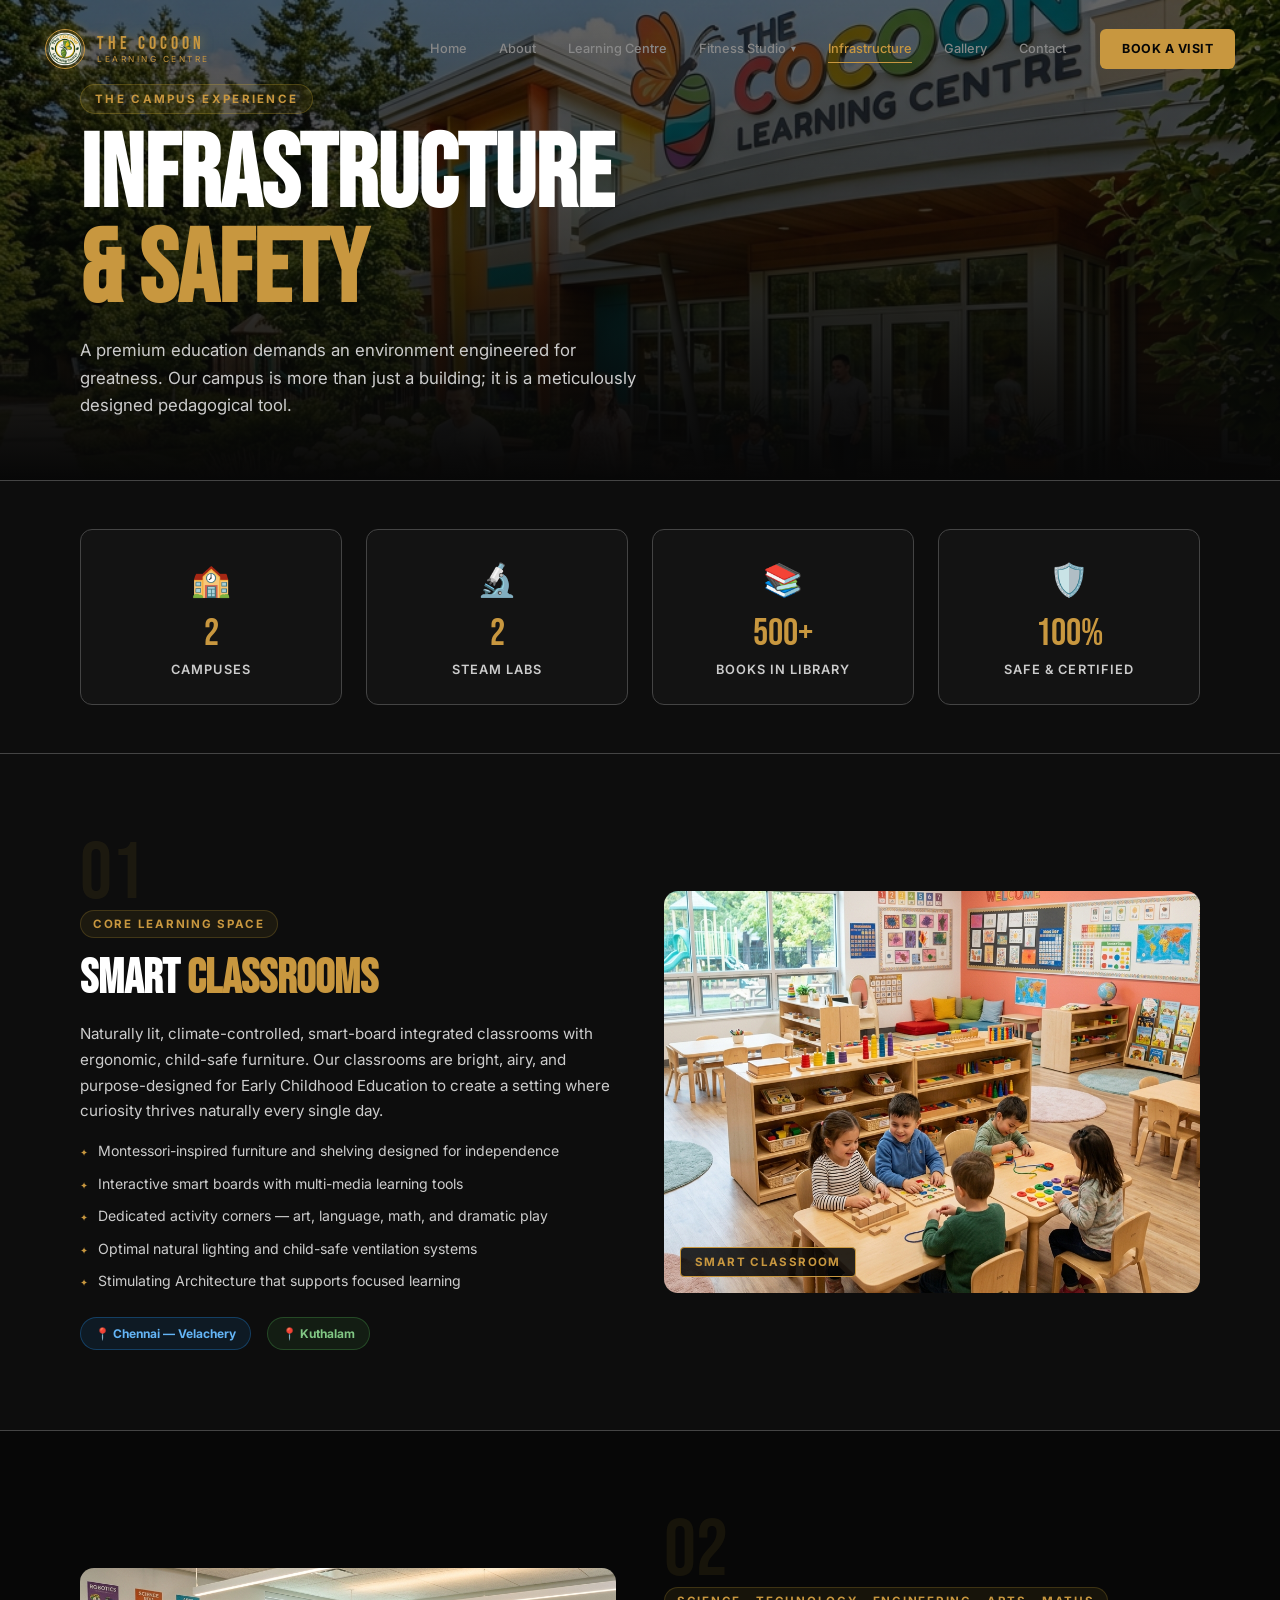
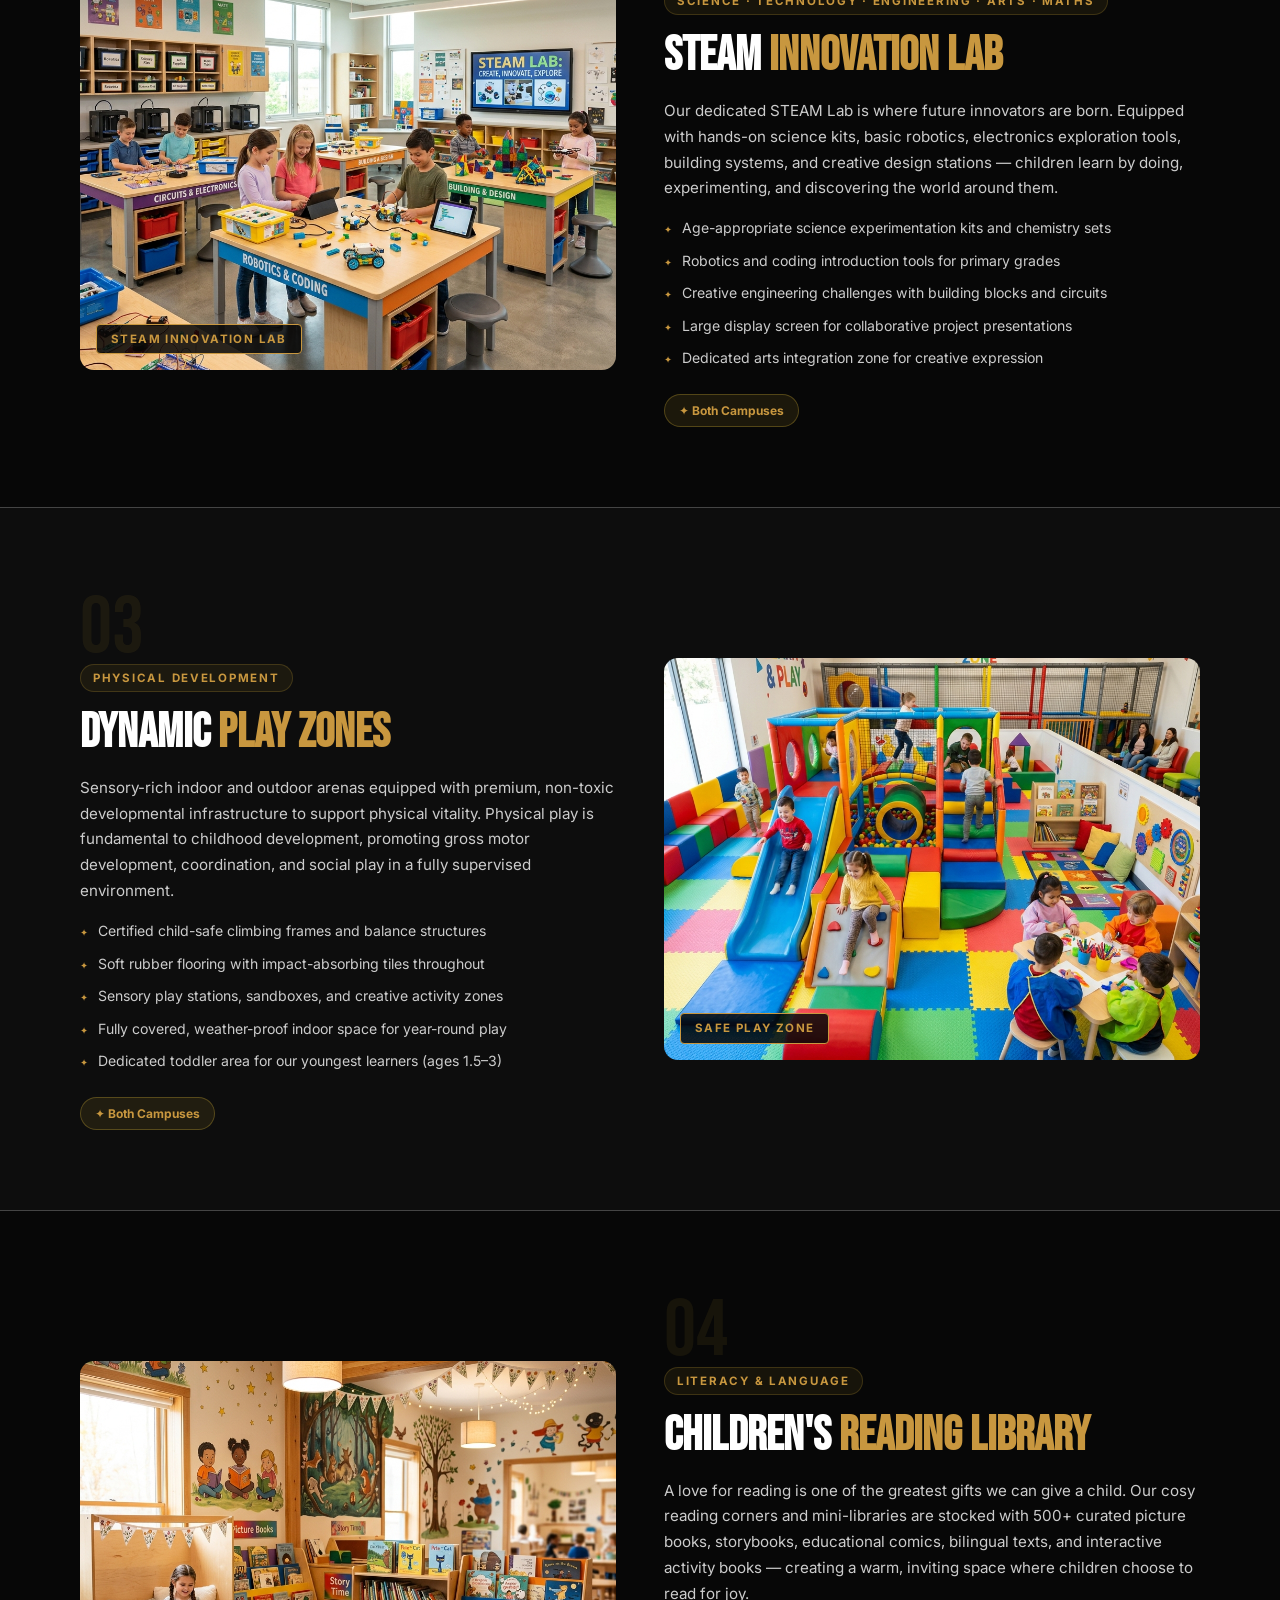
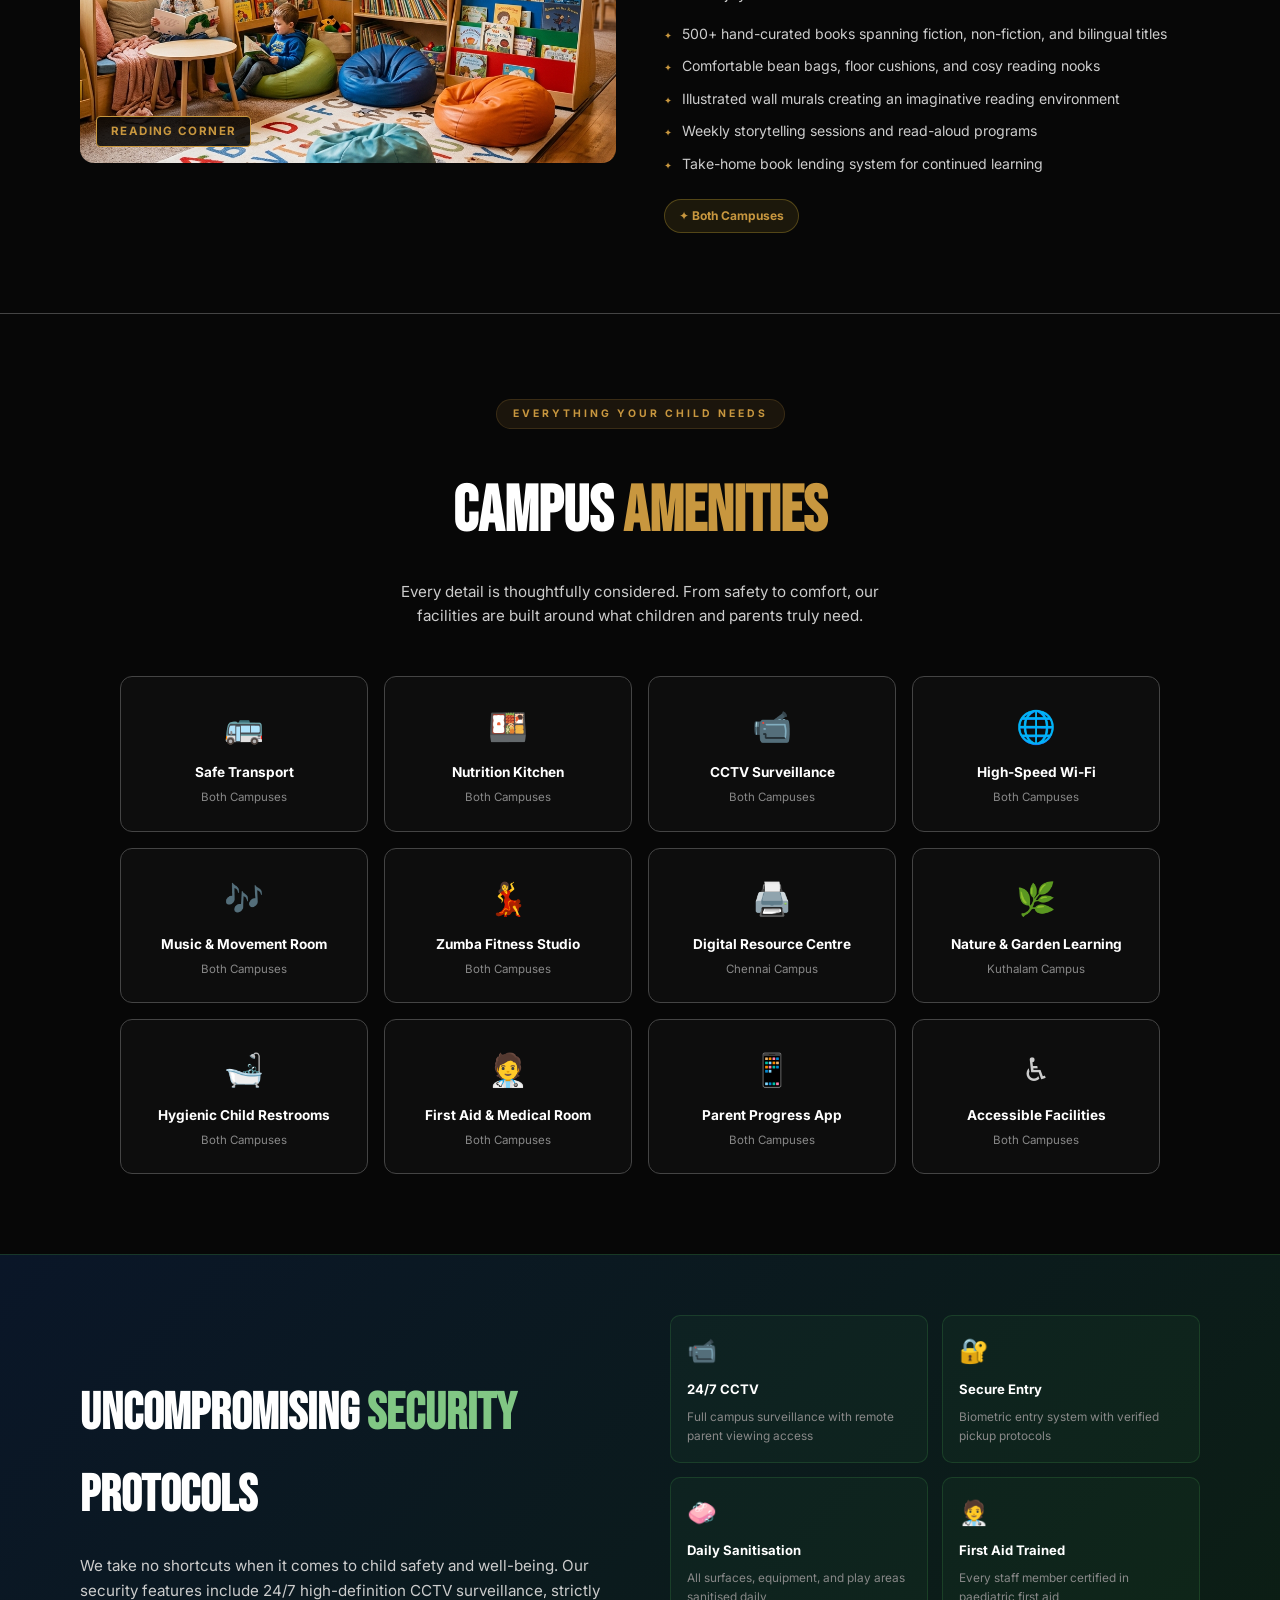
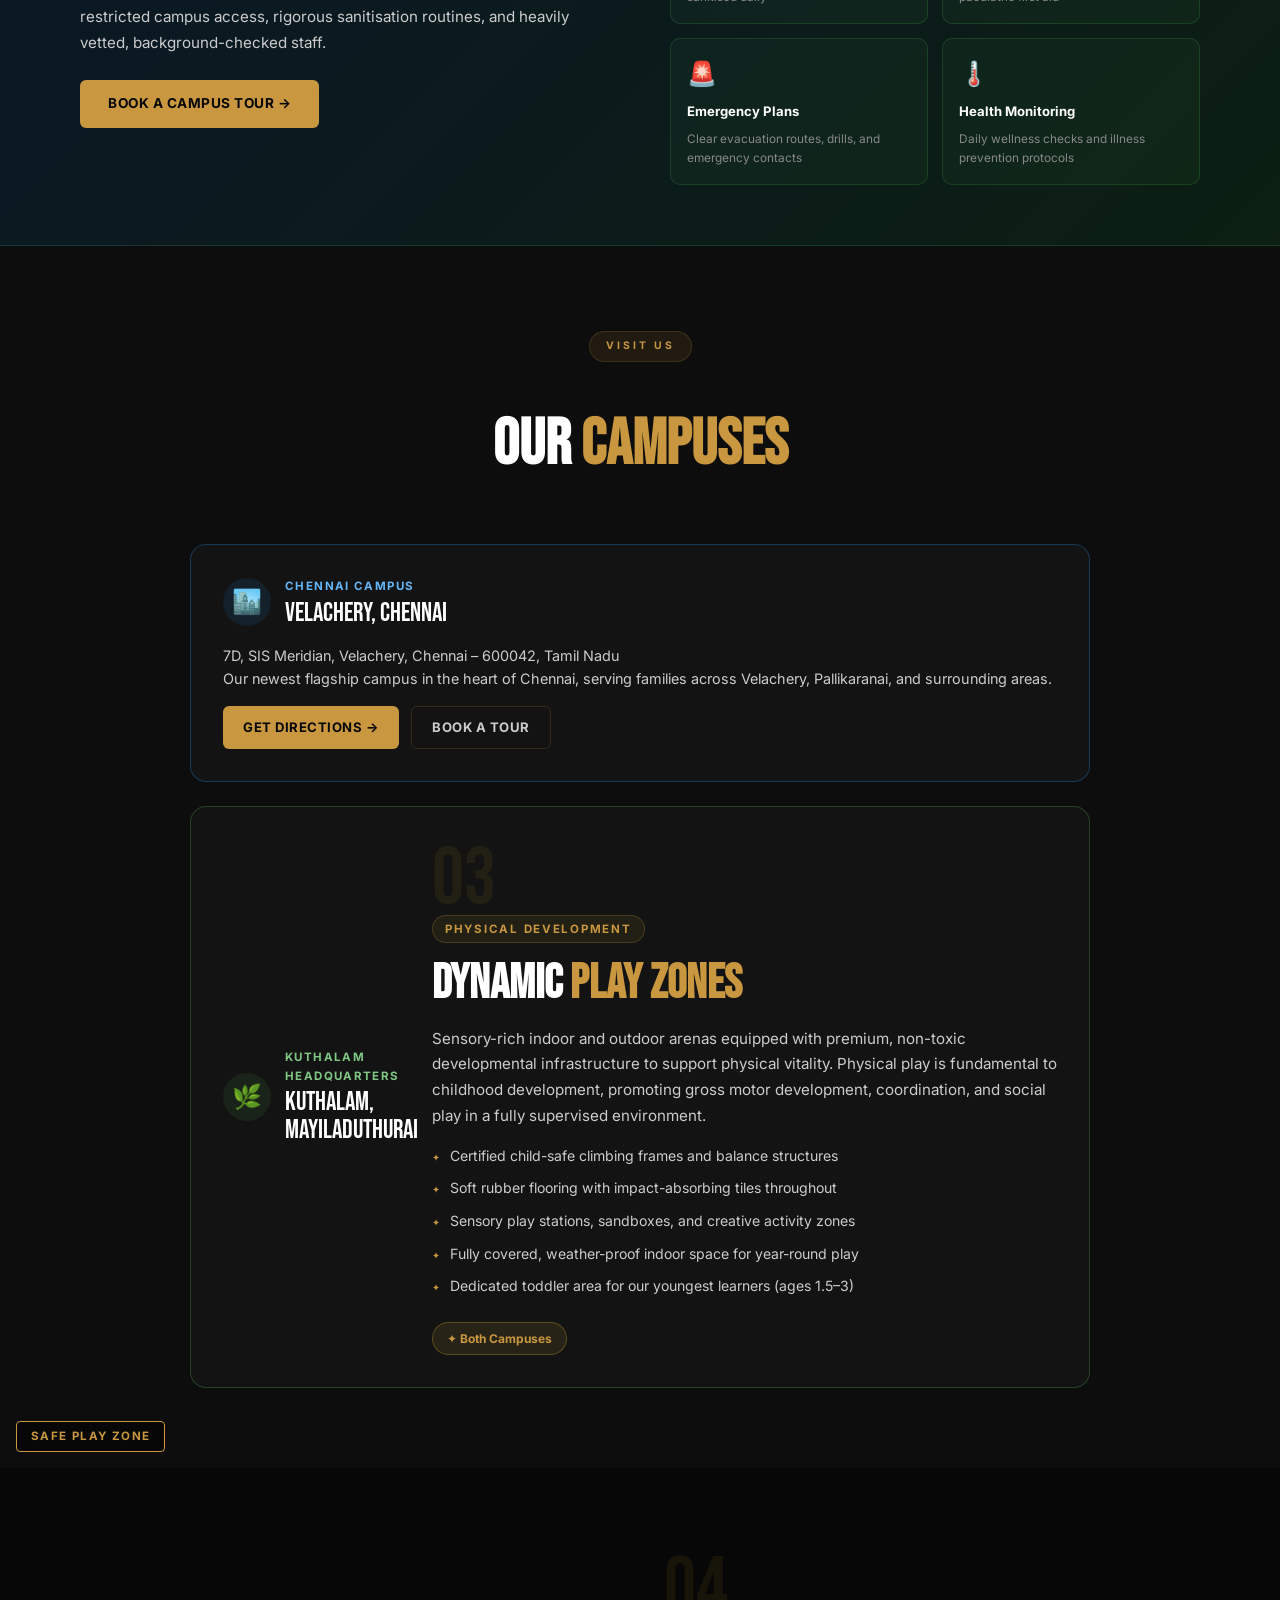
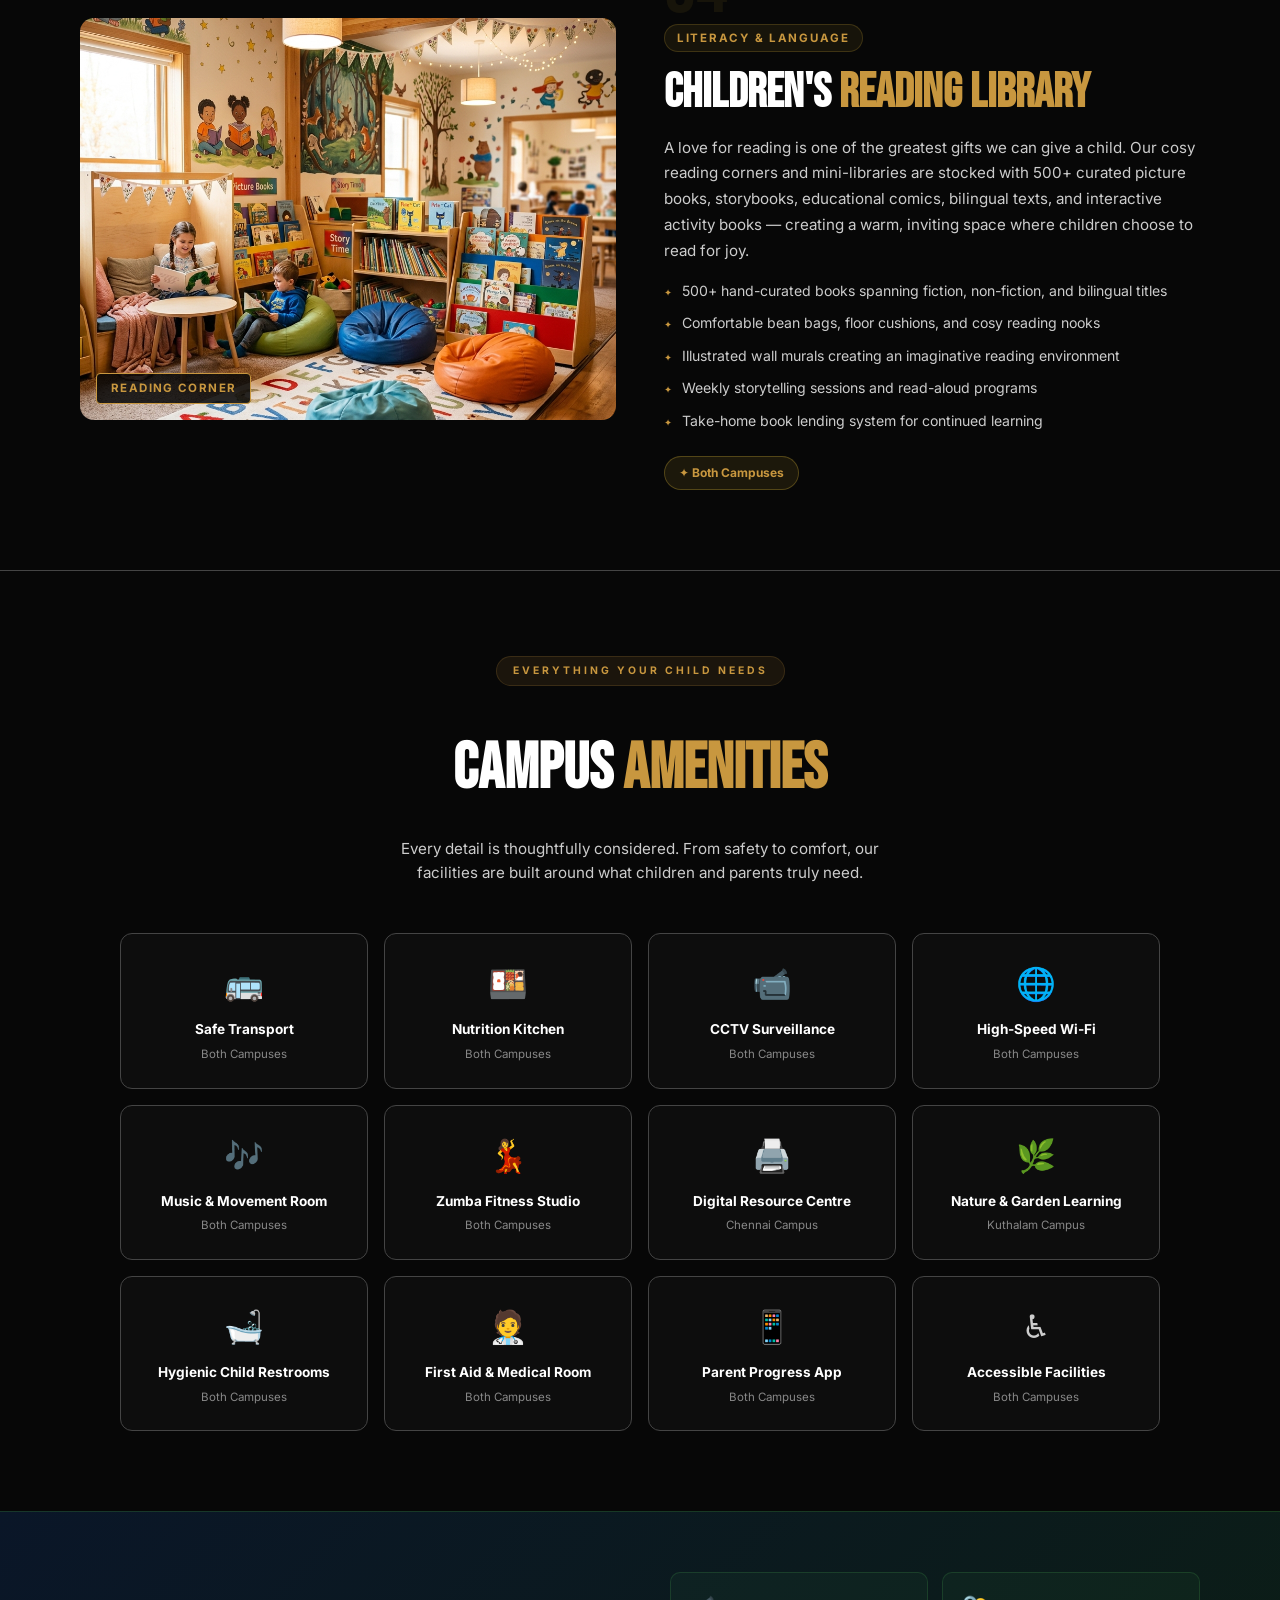
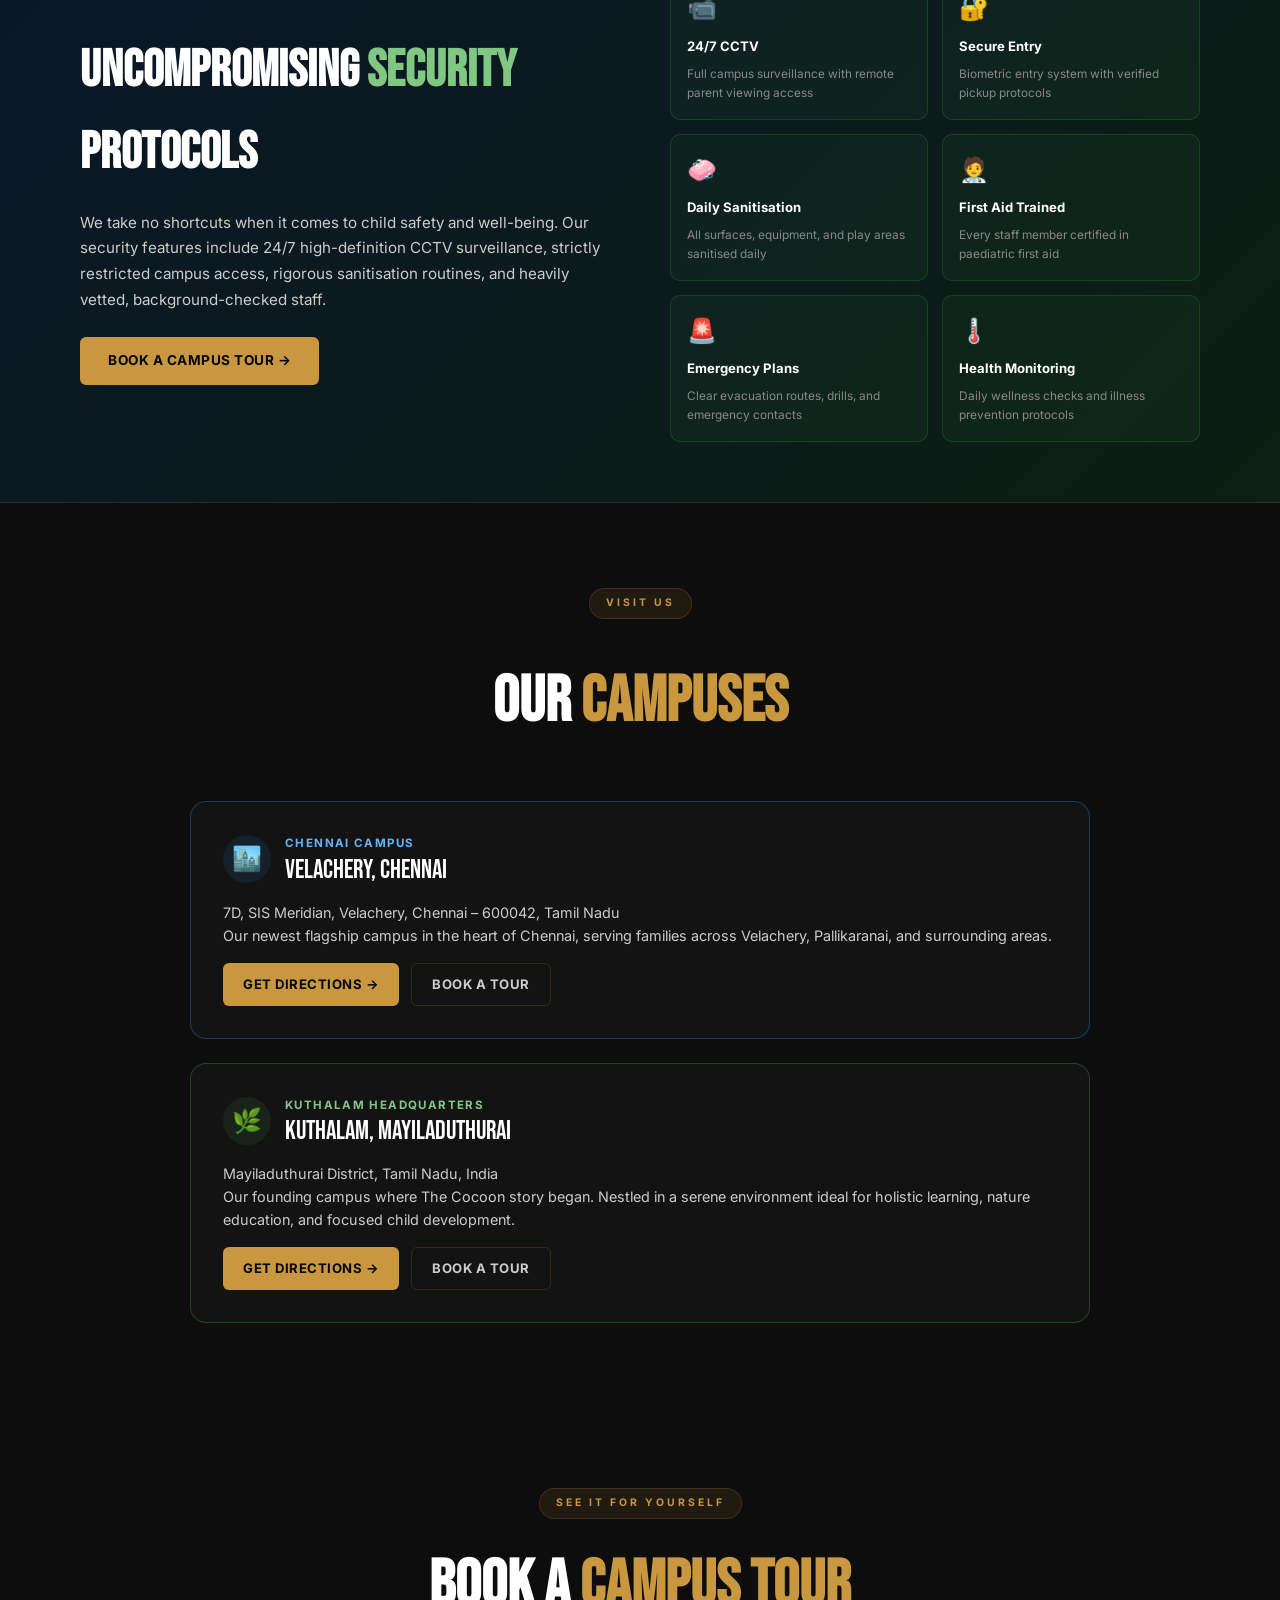
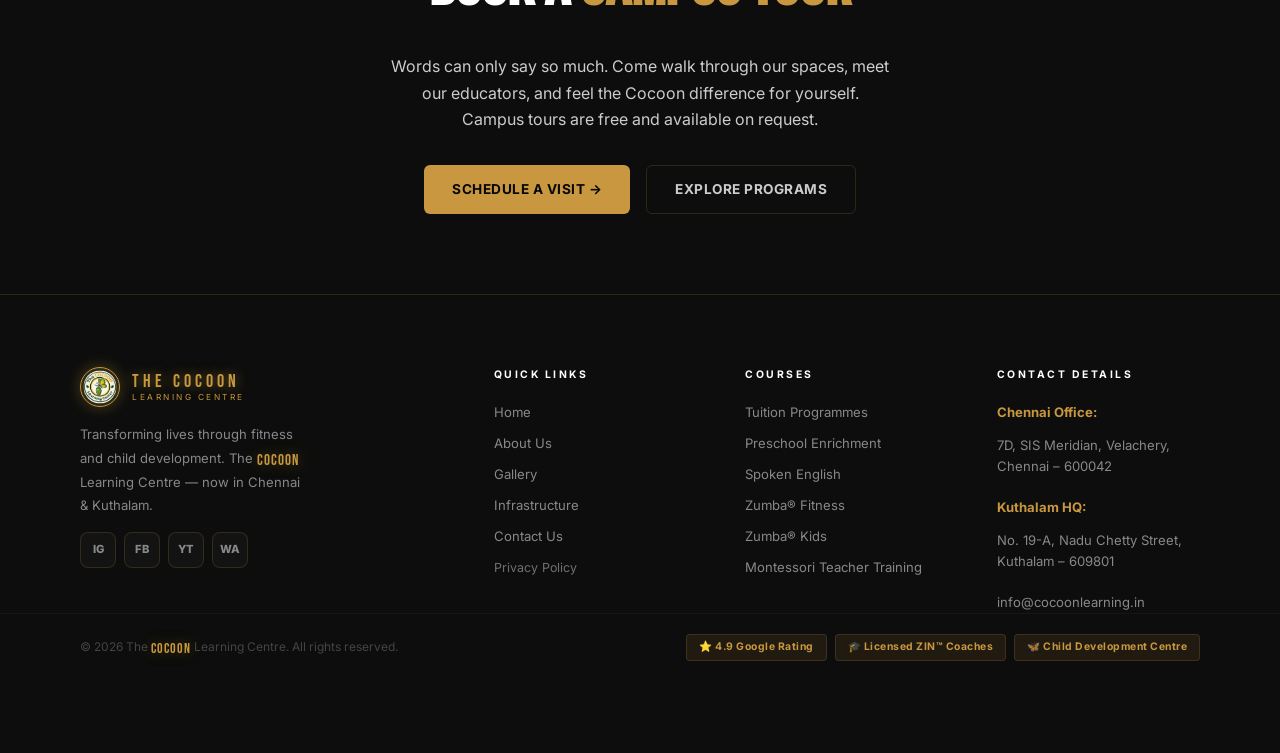
<file: infrastructure.html>
<!DOCTYPE html>
<html lang="en">
<head>
  <meta charset="UTF-8" />
  <link rel="icon" href="favicon.ico" sizes="any" />
  <link rel="icon" type="image/png" sizes="192x192" href="images/favicon-192x192.png" />
  <link rel="icon" type="image/png" sizes="48x48" href="images/favicon-48x48.png" />
  <link rel="icon" type="image/png" sizes="32x32" href="images/favicon-32x32.png" />
  <link rel="apple-touch-icon" href="images/apple-touch-icon.png" />
  <meta name="viewport" content="width=device-width, initial-scale=1.0" />
  <title>Infrastructure (TCLC) — World-Class Facilities</title>
  <meta name="description" content="Explore world-class infrastructure at The Cocoon Learning Centre (TCLC) — STEAM labs, child-safe play areas, classrooms &amp; libraries in Chennai &amp; Kuthalam." />
  <link rel="canonical" href="https://www.cocoonlearning.in/infrastructure.html" />

  <!-- Fonts -->
  <link rel="preconnect" href="https://fonts.googleapis.com" />
  <link rel="preconnect" href="https://fonts.gstatic.com" crossorigin />
  <link href="https://fonts.googleapis.com/css2?family=Bebas+Neue&family=Cormorant+Garamond:ital,wght@0,400;0,500;0,600;1,400;1,500;1,600&family=Inter:wght@300;400;500;600;700&display=swap" rel="stylesheet" />

  <!-- Stylesheet -->
  <link rel="stylesheet" href="style.css" />

  <style>
    /* ── INFRASTRUCTURE PAGE STYLES ─────────────────────── */

    /* Page hero with wide rectangular banner */
    .infra-hero {
      position: relative;
      width: 100%;
      height: 480px;
      overflow: hidden;
      display: flex;
      align-items: flex-end;
    }

    .infra-hero-img {
      position: absolute;
      inset: 0;
      width: 100%;
      height: 100%;
      object-fit: cover;
      object-position: center;
      filter: brightness(0.4);
      transition: transform 8s ease;
    }

    .infra-hero:hover .infra-hero-img { transform: scale(1.03); }

    .infra-hero-overlay {
      position: absolute;
      inset: 0;
      background: linear-gradient(to top, var(--bg) 0%, rgba(7,7,7,0.3) 60%, transparent 100%);
    }

    .infra-hero-content {
      position: relative;
      z-index: 2;
      max-width: 1200px;
      margin: 0 auto;
      padding: 0 40px 60px;
      width: 100%;
    }

    .infra-hero-tag {
      display: inline-block;
      font-family: 'Inter', sans-serif;
      font-size: 0.72rem;
      font-weight: 700;
      letter-spacing: 0.2em;
      text-transform: uppercase;
      color: var(--gold);
      background: rgba(212,175,55,0.1);
      border: 1px solid rgba(212,175,55,0.25);
      padding: 5px 14px;
      border-radius: 20px;
      margin-bottom: 16px;
    }

    .infra-hero-title {
      font-family: 'Bebas Neue', sans-serif;
      font-size: clamp(3rem, 8vw, 6.5rem);
      line-height: 0.92;
      color: var(--white);
      margin-bottom: 18px;
    }

    .infra-hero-title em {
      color: var(--gold);
      font-style: normal;
    }

    .infra-hero-sub {
      font-family: 'Inter', sans-serif;
      font-size: 1.05rem;
      color: var(--g1);
      max-width: 560px;
      line-height: 1.65;
    }

    /* Location switcher tabs */
    .location-switcher {
      display: flex;
      gap: 12px;
      justify-content: center;
      flex-wrap: wrap;
      padding: 40px 20px 0;
    }

    .loc-tab {
      padding: 12px 28px;
      border-radius: 30px;
      border: 1px solid rgba(212,175,55,0.3);
      background: transparent;
      color: var(--g1);
      font-family: 'Inter', sans-serif;
      font-size: 0.9rem;
      font-weight: 600;
      cursor: pointer;
      transition: all 0.25s ease;
    }

    .loc-tab:hover {
      border-color: var(--gold);
      color: var(--gold);
    }

    .loc-tab.active {
      background: var(--gold);
      border-color: var(--gold);
      color: #000;
    }

    /* Facility intro bar */
    .facility-intro {
      background: var(--bg2);
      border-top: 1px solid var(--g3);
      border-bottom: 1px solid var(--g3);
      padding: 48px 0;
    }

    .facility-intro-grid {
      display: grid;
      grid-template-columns: repeat(2, 1fr);
      gap: 24px;
      max-width: 1200px;
      margin: 0 auto;
      padding: 0 40px;
    }

    @media (min-width: 768px) {
      .facility-intro-grid { grid-template-columns: repeat(4, 1fr); }
    }

    .facility-stat {
      text-align: center;
      padding: 24px 16px;
      background: var(--bg3);
      border-radius: 12px;
      border: 1px solid var(--g3);
      transition: border-color 0.25s, transform 0.25s;
    }

    .facility-stat:hover {
      border-color: var(--gold);
      transform: translateY(-4px);
    }

    .facility-stat-icon { font-size: 2rem; margin-bottom: 10px; }

    .facility-stat-num {
      font-family: 'Bebas Neue', sans-serif;
      font-size: 2.4rem;
      color: var(--gold);
      line-height: 1;
      margin-bottom: 6px;
    }

    .facility-stat-label {
      font-size: 0.8rem;
      font-weight: 600;
      color: var(--g1);
      text-transform: uppercase;
      letter-spacing: 0.08em;
    }

    /* Facility showcase — alternating layout */
    .facility-block {
      padding: 80px 0;
      border-bottom: 1px solid var(--g3);
    }

    .facility-block:nth-child(even) { background: var(--bg2); }
    .facility-block:nth-child(odd)  { background: var(--bg);  }

    .facility-inner {
      max-width: 1200px;
      margin: 0 auto;
      padding: 0 40px;
      display: grid;
      grid-template-columns: 1fr;
      gap: 48px;
    }

    @media (min-width: 768px) {
      .facility-inner { grid-template-columns: 1fr 1fr; align-items: center; }
      .facility-block:nth-child(even) .facility-inner { direction: rtl; }
      .facility-block:nth-child(even) .facility-text  { direction: ltr; }
    }

    .facility-img-wrap {
      position: relative;
      border-radius: 14px;
      overflow: hidden;
      aspect-ratio: 4/3;
    }

    .facility-img-wrap img {
      width: 100%;
      height: 100%;
      object-fit: cover;
      transition: transform 0.7s ease;
    }

    .facility-img-wrap:hover img { transform: scale(1.05); }

    .facility-img-tag {
      position: absolute;
      bottom: 16px;
      left: 16px;
      background: rgba(7,7,7,0.85);
      border: 1px solid var(--gold);
      color: var(--gold);
      font-size: 0.72rem;
      font-weight: 700;
      text-transform: uppercase;
      letter-spacing: 0.12em;
      padding: 5px 14px;
      border-radius: 4px;
    }

    .facility-text { display: flex; flex-direction: column; gap: 16px; }

    .facility-num {
      font-family: 'Bebas Neue', sans-serif;
      font-size: 5rem;
      color: rgba(212,175,55,0.08);
      line-height: 1;
      margin-bottom: -20px;
    }

    .facility-tag {
      display: inline-block;
      font-size: 0.72rem;
      font-weight: 700;
      letter-spacing: 0.15em;
      text-transform: uppercase;
      color: var(--gold);
      background: rgba(212,175,55,0.08);
      border: 1px solid rgba(212,175,55,0.2);
      padding: 4px 12px;
      border-radius: 20px;
      width: fit-content;
    }

    .facility-name {
      font-family: 'Bebas Neue', sans-serif;
      font-size: clamp(2rem, 4vw, 3rem);
      color: var(--white);
      line-height: 1.05;
    }

    .facility-name em { color: var(--gold); font-style: normal; }

    .facility-desc {
      font-family: 'Inter', sans-serif;
      font-size: 0.95rem;
      color: var(--g1);
      line-height: 1.7;
    }

    .facility-features {
      list-style: none;
      display: flex;
      flex-direction: column;
      gap: 10px;
      padding: 0;
    }

    .facility-features li {
      display: flex;
      align-items: flex-start;
      gap: 10px;
      font-size: 0.88rem;
      color: var(--g1);
    }

    .facility-features li::before {
      content: '✦';
      color: var(--gold);
      font-size: 0.6rem;
      margin-top: 5px;
      flex-shrink: 0;
    }

    .facility-location-badge {
      display: inline-flex;
      align-items: center;
      gap: 6px;
      padding: 6px 14px;
      border-radius: 20px;
      font-size: 0.75rem;
      font-weight: 700;
      margin-right: 8px;
    }

    .badge-chennai {
      background: rgba(33,150,243,0.1);
      border: 1px solid rgba(33,150,243,0.3);
      color: #64b5f6;
    }

    .badge-kuthalam {
      background: rgba(76,175,80,0.1);
      border: 1px solid rgba(76,175,80,0.3);
      color: #81c784;
    }

    .badge-both {
      background: rgba(212,175,55,0.1);
      border: 1px solid rgba(212,175,55,0.3);
      color: var(--gold);
    }

    /* Amenities grid */
    .amenities-section {
      padding: 80px 0;
      background: var(--bg);
    }

    .amenities-grid {
      display: grid;
      grid-template-columns: repeat(2, 1fr);
      gap: 16px;
      max-width: 1200px;
      margin: 0 auto;
      padding: 0 40px;
    }

    @media (min-width: 600px) { .amenities-grid { grid-template-columns: repeat(3, 1fr); } }
    @media (min-width: 900px) { .amenities-grid { grid-template-columns: repeat(4, 1fr); } }

    .amenity-card {
      background: var(--bg2);
      border: 1px solid var(--g3);
      border-radius: 12px;
      padding: 24px 20px;
      text-align: center;
      transition: all 0.25s;
    }

    .amenity-card:hover {
      border-color: var(--gold);
      transform: translateY(-4px);
      background: var(--bg3);
    }

    .amenity-icon { font-size: 2rem; margin-bottom: 10px; }

    .amenity-name {
      font-family: 'Inter', sans-serif;
      font-size: 0.85rem;
      font-weight: 700;
      color: var(--white);
      margin-bottom: 4px;
    }

    .amenity-loc {
      font-size: 0.72rem;
      color: var(--g2);
    }

    /* Safety section */
    .safety-strip {
      background: linear-gradient(135deg, #0a1628 0%, #0c1f12 100%);
      border-top: 1px solid rgba(76,175,80,0.2);
      border-bottom: 1px solid rgba(76,175,80,0.2);
      padding: 60px 0;
    }

    .safety-inner {
      max-width: 1200px;
      margin: 0 auto;
      padding: 0 40px;
      display: grid;
      grid-template-columns: 1fr;
      gap: 40px;
    }

    @media (min-width: 768px) {
      .safety-inner { grid-template-columns: 1fr 1fr; align-items: center; gap: 60px; }
    }

    .safety-text h2 {
      font-family: 'Bebas Neue', sans-serif;
      font-size: clamp(2rem, 4vw, 3.5rem);
      color: var(--white);
      margin-bottom: 16px;
    }

    .safety-text h2 em { color: #81c784; font-style: normal; }

    .safety-text p {
      font-size: 0.95rem;
      color: var(--g1);
      line-height: 1.7;
      margin-bottom: 24px;
    }

    .safety-features-grid {
      display: grid;
      grid-template-columns: 1fr 1fr;
      gap: 14px;
    }

    .safety-feature {
      background: rgba(76,175,80,0.06);
      border: 1px solid rgba(76,175,80,0.2);
      border-radius: 10px;
      padding: 16px;
      display: flex;
      flex-direction: column;
      gap: 8px;
    }

    .sf-icon { font-size: 1.5rem; }

    .sf-name {
      font-size: 0.82rem;
      font-weight: 700;
      color: var(--white);
    }

    .sf-desc {
      font-size: 0.74rem;
      color: var(--g2);
    }

    /* CTA section */
    .infra-cta {
      padding: 80px 0;
      background: var(--bg2);
      text-align: center;
    }

    .infra-cta h2 {
      font-family: 'Bebas Neue', sans-serif;
      font-size: clamp(2.5rem, 5vw, 4rem);
      color: var(--white);
      margin-bottom: 16px;
    }

    .infra-cta h2 em { color: var(--gold); font-style: normal; }

    .infra-cta p {
      font-size: 1rem;
      color: var(--g1);
      max-width: 500px;
      margin: 0 auto 32px;
      line-height: 1.65;
    }

    .infra-cta-btns {
      display: flex;
      gap: 16px;
      justify-content: center;
      flex-wrap: wrap;
    }

    @media (max-width: 768px) {
      .infra-hero { height: 360px; }
      .infra-hero-content { padding: 0 20px 40px; }
      .facility-inner { padding: 0 20px; }
      .amenities-grid { padding: 0 20px; }
      .safety-inner { padding: 0 20px; }
    }
  </style>
</head>
<body data-page="infrastructure">

  <div class="page-transition" id="pageTransition"></div>
  <div class="scroll-progress" id="scrollProgress"></div>
  <div id="curOuter"></div>
  <div id="curInner"></div>

  <!-- ── NAVIGATION ───────────────────────────────────────── -->
  <nav id="nav">
    <div class="nav-wrap">
      <a href="index.html" class="logo">
        <div class="logo-mark img-mark"><img src="images/logo.jpg" alt="The Cocoon Logo" /></div>
        <div class="logo-words">
          <span class="lw-top">The Cocoon</span>
          <span class="lw-bot">LEARNING CENTRE</span>
        </div>
      </a>
            <ul class="nav-links" id="navLinks">
        <li><a href="index.html" data-page="home">Home</a></li>
        <li><a href="about.html" data-page="about">About</a></li>
        <li><a href="learning.html" data-page="learning">Learning Centre</a></li>
        <li class="nav-dropdown">
          <a href="fitness-studio.html" data-page="fitness-studio" class="dropdown-toggle">Fitness Studio <span class="arrow">&#9662;</span></a>
          <ul class="dropdown-menu">
            <li><a href="schedule.html" data-page="schedule">Schedule</a></li>
            <li><a href="pricing.html" data-page="pricing">Pricing</a></li>
          </ul>
        </li>
        <li><a href="infrastructure.html" data-page="infrastructure">Infrastructure</a></li>
        <li><a href="gallery.html" data-page="gallery">Gallery</a></li>
        <li><a href="contact.html" data-page="contact">Contact</a></li>
      </ul>
      <div class="nav-right">
        <a href="contact.html" class="btn-primary nav-cta">Book a Visit</a>
        <button class="hamburger" id="hamburger" aria-label="Menu">
          <span></span><span></span><span></span>
        </button>
      </div>
    </div>
  </nav>

  <!-- Mobile Drawer -->
    <div class="mobile-drawer" id="mobileDrawer">
    <button class="drawer-close" id="drawerClose">&times;</button>
    <ul>
      <li><a href="index.html">Home</a></li>
      <li><a href="about.html">About</a></li>
      <li><a href="learning.html">Learning Centre</a></li>
      <li class="mobile-dropdown">
        <a href="fitness-studio.html">Fitness Studio</a>
        <ul class="mobile-submenu">
          <li><a href="schedule.html">&bull; Schedule</a></li>
          <li><a href="pricing.html">&bull; Pricing</a></li>
        </ul>
      </li>
      <li><a href="infrastructure.html">Infrastructure</a></li>
      <li><a href="gallery.html">Gallery</a></li>
      <li><a href="contact.html">Contact</a></li>
      <li><a href="contact.html" class="drawer-cta">Book a Visit &rarr;</a></li>
    </ul>
  </div>
  <div class="drawer-overlay" id="nav-drawer-overlay"></div>

  <!-- ── HERO — WIDE RECTANGULAR BANNER ───────────────────── -->
  <section class="infra-hero" aria-label="Infrastructure Hero">
    <img class="infra-hero-img" src="images/infra_banner_hero.png" alt="The Cocoon Learning Centre Campus" />
    <div class="infra-hero-overlay"></div>
    <div class="infra-hero-content">
      <div class="infra-hero-tag">The Campus Experience</div>
      <h1 class="infra-hero-title">INFRASTRUCTURE<br><em>&amp; SAFETY</em></h1>
      <p class="infra-hero-sub">A premium education demands an environment engineered for greatness. Our campus is more than just a building; it is a meticulously designed pedagogical tool.</p>
    </div>
  </section>

  <!-- ── FACILITY STATS BAR ──────────────────────────────── -->
  <section class="facility-intro" data-reveal>
    <div class="facility-intro-grid">
      <div class="facility-stat">
        <div class="facility-stat-icon">🏫</div>
        <div class="facility-stat-num">2</div>
        <div class="facility-stat-label">Campuses</div>
      </div>
      <div class="facility-stat">
        <div class="facility-stat-icon">🔬</div>
        <div class="facility-stat-num">2</div>
        <div class="facility-stat-label">STEAM Labs</div>
      </div>
      <div class="facility-stat">
        <div class="facility-stat-icon">📚</div>
        <div class="facility-stat-num">500+</div>
        <div class="facility-stat-label">Books in Library</div>
      </div>
      <div class="facility-stat">
        <div class="facility-stat-icon">🛡️</div>
        <div class="facility-stat-num">100%</div>
        <div class="facility-stat-label">Safe & Certified</div>
      </div>
    </div>
  </section>

  <!-- ── FACILITY 1: SMART CLASSROOMS ─────────────────────── -->
  <section class="facility-block">
    <div class="facility-inner">
      <div class="facility-img-wrap" data-reveal>
        <img src="images/infra_classroom.png" alt="Smart Classrooms at The Cocoon Learning Centre" loading="lazy" />
        <span class="facility-img-tag">Smart Classroom</span>
      </div>
      <div class="facility-text" data-reveal>
        <div class="facility-num">01</div>
        <span class="facility-tag">Core Learning Space</span>
        <h2 class="facility-name">SMART <em>CLASSROOMS</em></h2>
        <p class="facility-desc">Naturally lit, climate-controlled, smart-board integrated classrooms with ergonomic, child-safe furniture. Our classrooms are bright, airy, and purpose-designed for Early Childhood Education to create a setting where curiosity thrives naturally every single day.</p>
        <ul class="facility-features">
          <li>Montessori-inspired furniture and shelving designed for independence</li>
          <li>Interactive smart boards with multi-media learning tools</li>
          <li>Dedicated activity corners — art, language, math, and dramatic play</li>
          <li>Optimal natural lighting and child-safe ventilation systems</li>
          <li>Stimulating Architecture that supports focused learning</li>
        </ul>
        <div style="display:flex; flex-wrap:wrap; gap:8px; margin-top:8px;">
          <span class="facility-location-badge badge-chennai">📍 Chennai — Velachery</span>
          <span class="facility-location-badge badge-kuthalam">📍 Kuthalam</span>
        </div>
      </div>
    </div>
  </section>

  <!-- ── FACILITY 2: STEAM LAB ─────────────────────────────── -->
  <section class="facility-block">
    <div class="facility-inner">
      <div class="facility-img-wrap" data-reveal>
        <img src="images/infra_steam_lab.png" alt="STEAM Lab at The Cocoon Learning Centre" loading="lazy" />
        <span class="facility-img-tag">STEAM Innovation Lab</span>
      </div>
      <div class="facility-text" data-reveal>
        <div class="facility-num">02</div>
        <span class="facility-tag">Science · Technology · Engineering · Arts · Maths</span>
        <h2 class="facility-name">STEAM <em>INNOVATION LAB</em></h2>
        <p class="facility-desc">Our dedicated STEAM Lab is where future innovators are born. Equipped with hands-on science kits, basic robotics, electronics exploration tools, building systems, and creative design stations — children learn by doing, experimenting, and discovering the world around them.</p>
        <ul class="facility-features">
          <li>Age-appropriate science experimentation kits and chemistry sets</li>
          <li>Robotics and coding introduction tools for primary grades</li>
          <li>Creative engineering challenges with building blocks and circuits</li>
          <li>Large display screen for collaborative project presentations</li>
          <li>Dedicated arts integration zone for creative expression</li>
        </ul>
        <div style="display:flex; flex-wrap:wrap; gap:8px; margin-top:8px;">
          <span class="facility-location-badge badge-both">✦ Both Campuses</span>
        </div>
      </div>
    </div>
  </section>

  <!-- ── FACILITY 3: INDOOR PLAY AREA ─────────────────────── -->
  <section class="facility-block">
    <div class="facility-inner">
      <div class="facility-img-wrap" data-reveal>
        <img src="images/infra_play_area.png" alt="Indoor Play Area at The Cocoon Learning Centre" loading="lazy" />
        <span class="facility-img-tag">Safe Play Zone</span>
      </div>
      <div class="facility-text" data-reveal>
        <div class="facility-num">03</div>
        <span class="facility-tag">Physical Development</span>
        <h2 class="facility-name">DYNAMIC <em>PLAY ZONES</em></h2>
        <p class="facility-desc">Sensory-rich indoor and outdoor arenas equipped with premium, non-toxic developmental infrastructure to support physical vitality. Physical play is fundamental to childhood development, promoting gross motor development, coordination, and social play in a fully supervised environment.</p>
        <ul class="facility-features">
          <li>Certified child-safe climbing frames and balance structures</li>
          <li>Soft rubber flooring with impact-absorbing tiles throughout</li>
          <li>Sensory play stations, sandboxes, and creative activity zones</li>
          <li>Fully covered, weather-proof indoor space for year-round play</li>
          <li>Dedicated toddler area for our youngest learners (ages 1.5–3)</li>
        </ul>
        <div style="display:flex; flex-wrap:wrap; gap:8px; margin-top:8px;">
          <span class="facility-location-badge badge-both">✦ Both Campuses</span>
        </div>
      </div>
    </div>
  </section>

  <!-- ── FACILITY 4: READING LIBRARY ──────────────────────── -->
  <section class="facility-block">
    <div class="facility-inner">
      <div class="facility-img-wrap" data-reveal>
        <img src="images/infra_library.png" alt="Children's Reading Library at The Cocoon Learning Centre" loading="lazy" />
        <span class="facility-img-tag">Reading Corner</span>
      </div>
      <div class="facility-text" data-reveal>
        <div class="facility-num">04</div>
        <span class="facility-tag">Literacy &amp; Language</span>
        <h2 class="facility-name">CHILDREN'S <em>READING LIBRARY</em></h2>
        <p class="facility-desc">A love for reading is one of the greatest gifts we can give a child. Our cosy reading corners and mini-libraries are stocked with 500+ curated picture books, storybooks, educational comics, bilingual texts, and interactive activity books — creating a warm, inviting space where children choose to read for joy.</p>
        <ul class="facility-features">
          <li>500+ hand-curated books spanning fiction, non-fiction, and bilingual titles</li>
          <li>Comfortable bean bags, floor cushions, and cosy reading nooks</li>
          <li>Illustrated wall murals creating an imaginative reading environment</li>
          <li>Weekly storytelling sessions and read-aloud programs</li>
          <li>Take-home book lending system for continued learning</li>
        </ul>
        <div style="display:flex; flex-wrap:wrap; gap:8px; margin-top:8px;">
          <span class="facility-location-badge badge-both">✦ Both Campuses</span>
        </div>
      </div>
    </div>
  </section>

  <!-- ── AMENITIES GRID ────────────────────────────────────── -->
  <section class="amenities-section">
    <div class="wrap">
      <div style="text-align:center; margin-bottom:48px;" data-reveal>
        <div class="sec-tag">Everything Your Child Needs</div>
        <h2 style="font-family:var(--ff-display); font-size:clamp(2rem,5vw,4rem); color:var(--white); margin-top:12px;">CAMPUS <em style="color:var(--gold); font-style:normal;">AMENITIES</em></h2>
        <p style="color:var(--g1); max-width:500px; margin:16px auto 0; font-size:0.95rem; line-height:1.6;">Every detail is thoughtfully considered. From safety to comfort, our facilities are built around what children and parents truly need.</p>
      </div>
      <div class="amenities-grid">
        <div class="amenity-card" data-reveal>
          <div class="amenity-icon">🚌</div>
          <div class="amenity-name">Safe Transport</div>
          <div class="amenity-loc">Both Campuses</div>
        </div>
        <div class="amenity-card" data-reveal>
          <div class="amenity-icon">🍱</div>
          <div class="amenity-name">Nutrition Kitchen</div>
          <div class="amenity-loc">Both Campuses</div>
        </div>
        <div class="amenity-card" data-reveal>
          <div class="amenity-icon">📹</div>
          <div class="amenity-name">CCTV Surveillance</div>
          <div class="amenity-loc">Both Campuses</div>
        </div>
        <div class="amenity-card" data-reveal>
          <div class="amenity-icon">🌐</div>
          <div class="amenity-name">High-Speed Wi-Fi</div>
          <div class="amenity-loc">Both Campuses</div>
        </div>
        <div class="amenity-card" data-reveal>
          <div class="amenity-icon">🎶</div>
          <div class="amenity-name">Music &amp; Movement Room</div>
          <div class="amenity-loc">Both Campuses</div>
        </div>
        <div class="amenity-card" data-reveal>
          <div class="amenity-icon">💃</div>
          <div class="amenity-name">Zumba Fitness Studio</div>
          <div class="amenity-loc">Both Campuses</div>
        </div>
        <div class="amenity-card" data-reveal>
          <div class="amenity-icon">🖨️</div>
          <div class="amenity-name">Digital Resource Centre</div>
          <div class="amenity-loc">Chennai Campus</div>
        </div>
        <div class="amenity-card" data-reveal>
          <div class="amenity-icon">🌿</div>
          <div class="amenity-name">Nature &amp; Garden Learning</div>
          <div class="amenity-loc">Kuthalam Campus</div>
        </div>
        <div class="amenity-card" data-reveal>
          <div class="amenity-icon">🛁</div>
          <div class="amenity-name">Hygienic Child Restrooms</div>
          <div class="amenity-loc">Both Campuses</div>
        </div>
        <div class="amenity-card" data-reveal>
          <div class="amenity-icon">🧑‍⚕️</div>
          <div class="amenity-name">First Aid &amp; Medical Room</div>
          <div class="amenity-loc">Both Campuses</div>
        </div>
        <div class="amenity-card" data-reveal>
          <div class="amenity-icon">📱</div>
          <div class="amenity-name">Parent Progress App</div>
          <div class="amenity-loc">Both Campuses</div>
        </div>
        <div class="amenity-card" data-reveal>
          <div class="amenity-icon">♿</div>
          <div class="amenity-name">Accessible Facilities</div>
          <div class="amenity-loc">Both Campuses</div>
        </div>
      </div>
    </div>
  </section>

  <!-- ── SAFETY SECTION ────────────────────────────────────── -->
  <section class="safety-strip">
    <div class="safety-inner">
      <div class="safety-text" data-reveal>
        <h2>UNCOMPROMISING <em>SECURITY</em><br>PROTOCOLS</h2>
        <p>We take no shortcuts when it comes to child safety and well-being. Our security features include 24/7 high-definition CCTV surveillance, strictly restricted campus access, rigorous sanitisation routines, and heavily vetted, background-checked staff.</p>
        <a href="contact.html" class="btn-primary" style="width:fit-content;">Book a Campus Tour &rarr;</a>
      </div>
      <div class="safety-features-grid" data-reveal>
        <div class="safety-feature">
          <div class="sf-icon">📹</div>
          <div class="sf-name">24/7 CCTV</div>
          <div class="sf-desc">Full campus surveillance with remote parent viewing access</div>
        </div>
        <div class="safety-feature">
          <div class="sf-icon">🔐</div>
          <div class="sf-name">Secure Entry</div>
          <div class="sf-desc">Biometric entry system with verified pickup protocols</div>
        </div>
        <div class="safety-feature">
          <div class="sf-icon">🧼</div>
          <div class="sf-name">Daily Sanitisation</div>
          <div class="sf-desc">All surfaces, equipment, and play areas sanitised daily</div>
        </div>
        <div class="safety-feature">
          <div class="sf-icon">🧑‍⚕️</div>
          <div class="sf-name">First Aid Trained</div>
          <div class="sf-desc">Every staff member certified in paediatric first aid</div>
        </div>
        <div class="safety-feature">
          <div class="sf-icon">🚨</div>
          <div class="sf-name">Emergency Plans</div>
          <div class="sf-desc">Clear evacuation routes, drills, and emergency contacts</div>
        </div>
        <div class="safety-feature">
          <div class="sf-icon">🌡️</div>
          <div class="sf-name">Health Monitoring</div>
          <div class="sf-desc">Daily wellness checks and illness prevention protocols</div>
        </div>
      </div>
    </div>
  </section>

  <!-- ── LOCATION CARDS ─────────────────────────────────────── -->
  <section class="section" style="padding:80px 0; background:var(--bg2);">
    <div class="wrap">
      <div style="text-align:center; margin-bottom:48px;" data-reveal>
        <div class="sec-tag">Visit Us</div>
        <h2 style="font-family:var(--ff-display); font-size:clamp(2rem,5vw,4rem); color:var(--white); margin-top:12px;">OUR <em style="color:var(--gold); font-style:normal;">CAMPUSES</em></h2>
      </div>
      <div style="display:grid; grid-template-columns:1fr; gap:24px; max-width:900px; margin:0 auto;" data-reveal>

        <!-- Chennai Campus -->
        <div style="background:var(--bg3); border:1px solid rgba(33,150,243,0.3); border-radius:16px; padding:32px; display:flex; flex-direction:column; gap:16px;">
          <div style="display:flex; align-items:center; gap:14px;">
            <div style="width:48px; height:48px; border-radius:50%; background:rgba(33,150,243,0.1); display:flex; align-items:center; justify-content:center; font-size:1.5rem; flex-shrink:0;">🏙️</div>
            <div>
              <div style="font-size:0.72rem; font-weight:700; letter-spacing:0.12em; text-transform:uppercase; color:#64b5f6; margin-bottom:4px;">Chennai Campus</div>
              <div style="font-family:'Bebas Neue',sans-serif; font-size:1.6rem; color:var(--white); line-height:1.1;">VELACHERY, CHENNAI</div>
            </div>
          </div>
          <p style="font-size:0.9rem; color:var(--g1); line-height:1.6; margin:0;">7D, SIS Meridian, Velachery, Chennai – 600042, Tamil Nadu<br>Our newest flagship campus in the heart of Chennai, serving families across Velachery, Pallikaranai, and surrounding areas.</p>
          <div style="display:flex; gap:12px; flex-wrap:wrap;">
            <a href="https://maps.google.com/?q=SIS+Meridian+Velachery+Chennai" target="_blank" rel="noopener noreferrer" class="btn-primary" style="font-size:0.82rem; padding:10px 20px;">Get Directions &rarr;</a>
            <a href="contact.html" class="btn-ghost" style="font-size:0.82rem; padding:10px 20px;">Book a Tour</a>
          </div>
        </div>

        <!-- Kuthalam Campus -->
        <div style="background:var(--bg3); border:1px solid rgba(76,175,80,0.3); border-radius:16px; padding:32px; display:flex; flex-direction:column; gap:16px;">
          <div style="display:flex; align-items:center; gap:14px;">
            <div style="width:48px; height:48px; border-radius:50%; background:rgba(76,175,80,0.1); display:flex; align-items:center; justify-content:center; font-size:1.5rem; flex-shrink:0;">🌿</div>
            <div>
              <div style="font-size:0.72rem; font-weight:700; letter-spacing:0.12em; text-transform:uppercase; color:#81c784; margin-bottom:4px;">Kuthalam Headquarters</div>
              <div style="font-family:'Bebas Neue',sans-serif; font-size:1.6rem; color:var(--white); line-height:1.1;">KUTHALAM, MAYILADUTHURAI</div>
        <span class="facility-img-tag">Safe Play Zone</span>
      </div>
      <div class="facility-text" data-reveal>
        <div class="facility-num">03</div>
        <span class="facility-tag">Physical Development</span>
        <h2 class="facility-name">DYNAMIC <em>PLAY ZONES</em></h2>
        <p class="facility-desc">Sensory-rich indoor and outdoor arenas equipped with premium, non-toxic developmental infrastructure to support physical vitality. Physical play is fundamental to childhood development, promoting gross motor development, coordination, and social play in a fully supervised environment.</p>
        <ul class="facility-features">
          <li>Certified child-safe climbing frames and balance structures</li>
          <li>Soft rubber flooring with impact-absorbing tiles throughout</li>
          <li>Sensory play stations, sandboxes, and creative activity zones</li>
          <li>Fully covered, weather-proof indoor space for year-round play</li>
          <li>Dedicated toddler area for our youngest learners (ages 1.5–3)</li>
        </ul>
        <div style="display:flex; flex-wrap:wrap; gap:8px; margin-top:8px;">
          <span class="facility-location-badge badge-both">✦ Both Campuses</span>
        </div>
      </div>
    </div>
  </section>

  <!-- ── FACILITY 4: READING LIBRARY ──────────────────────── -->
  <section class="facility-block">
    <div class="facility-inner">
      <div class="facility-img-wrap" data-reveal>
        <img src="images/infra_library.png" alt="Children's Reading Library at The Cocoon Learning Centre" loading="lazy" />
        <span class="facility-img-tag">Reading Corner</span>
      </div>
      <div class="facility-text" data-reveal>
        <div class="facility-num">04</div>
        <span class="facility-tag">Literacy &amp; Language</span>
        <h2 class="facility-name">CHILDREN'S <em>READING LIBRARY</em></h2>
        <p class="facility-desc">A love for reading is one of the greatest gifts we can give a child. Our cosy reading corners and mini-libraries are stocked with 500+ curated picture books, storybooks, educational comics, bilingual texts, and interactive activity books — creating a warm, inviting space where children choose to read for joy.</p>
        <ul class="facility-features">
          <li>500+ hand-curated books spanning fiction, non-fiction, and bilingual titles</li>
          <li>Comfortable bean bags, floor cushions, and cosy reading nooks</li>
          <li>Illustrated wall murals creating an imaginative reading environment</li>
          <li>Weekly storytelling sessions and read-aloud programs</li>
          <li>Take-home book lending system for continued learning</li>
        </ul>
        <div style="display:flex; flex-wrap:wrap; gap:8px; margin-top:8px;">
          <span class="facility-location-badge badge-both">✦ Both Campuses</span>
        </div>
      </div>
    </div>
  </section>

  <!-- ── AMENITIES GRID ────────────────────────────────────── -->
  <section class="amenities-section">
    <div class="wrap">
      <div style="text-align:center; margin-bottom:48px;" data-reveal>
        <div class="sec-tag">Everything Your Child Needs</div>
        <h2 style="font-family:var(--ff-display); font-size:clamp(2rem,5vw,4rem); color:var(--white); margin-top:12px;">CAMPUS <em style="color:var(--gold); font-style:normal;">AMENITIES</em></h2>
        <p style="color:var(--g1); max-width:500px; margin:16px auto 0; font-size:0.95rem; line-height:1.6;">Every detail is thoughtfully considered. From safety to comfort, our facilities are built around what children and parents truly need.</p>
      </div>
      <div class="amenities-grid">
        <div class="amenity-card" data-reveal>
          <div class="amenity-icon">🚌</div>
          <div class="amenity-name">Safe Transport</div>
          <div class="amenity-loc">Both Campuses</div>
        </div>
        <div class="amenity-card" data-reveal>
          <div class="amenity-icon">🍱</div>
          <div class="amenity-name">Nutrition Kitchen</div>
          <div class="amenity-loc">Both Campuses</div>
        </div>
        <div class="amenity-card" data-reveal>
          <div class="amenity-icon">📹</div>
          <div class="amenity-name">CCTV Surveillance</div>
          <div class="amenity-loc">Both Campuses</div>
        </div>
        <div class="amenity-card" data-reveal>
          <div class="amenity-icon">🌐</div>
          <div class="amenity-name">High-Speed Wi-Fi</div>
          <div class="amenity-loc">Both Campuses</div>
        </div>
        <div class="amenity-card" data-reveal>
          <div class="amenity-icon">🎶</div>
          <div class="amenity-name">Music &amp; Movement Room</div>
          <div class="amenity-loc">Both Campuses</div>
        </div>
        <div class="amenity-card" data-reveal>
          <div class="amenity-icon">💃</div>
          <div class="amenity-name">Zumba Fitness Studio</div>
          <div class="amenity-loc">Both Campuses</div>
        </div>
        <div class="amenity-card" data-reveal>
          <div class="amenity-icon">🖨️</div>
          <div class="amenity-name">Digital Resource Centre</div>
          <div class="amenity-loc">Chennai Campus</div>
        </div>
        <div class="amenity-card" data-reveal>
          <div class="amenity-icon">🌿</div>
          <div class="amenity-name">Nature &amp; Garden Learning</div>
          <div class="amenity-loc">Kuthalam Campus</div>
        </div>
        <div class="amenity-card" data-reveal>
          <div class="amenity-icon">🛁</div>
          <div class="amenity-name">Hygienic Child Restrooms</div>
          <div class="amenity-loc">Both Campuses</div>
        </div>
        <div class="amenity-card" data-reveal>
          <div class="amenity-icon">🧑‍⚕️</div>
          <div class="amenity-name">First Aid &amp; Medical Room</div>
          <div class="amenity-loc">Both Campuses</div>
        </div>
        <div class="amenity-card" data-reveal>
          <div class="amenity-icon">📱</div>
          <div class="amenity-name">Parent Progress App</div>
          <div class="amenity-loc">Both Campuses</div>
        </div>
        <div class="amenity-card" data-reveal>
          <div class="amenity-icon">♿</div>
          <div class="amenity-name">Accessible Facilities</div>
          <div class="amenity-loc">Both Campuses</div>
        </div>
      </div>
    </div>
  </section>

  <!-- ── SAFETY SECTION ────────────────────────────────────── -->
  <section class="safety-strip">
    <div class="safety-inner">
      <div class="safety-text" data-reveal>
        <h2>UNCOMPROMISING <em>SECURITY</em><br>PROTOCOLS</h2>
        <p>We take no shortcuts when it comes to child safety and well-being. Our security features include 24/7 high-definition CCTV surveillance, strictly restricted campus access, rigorous sanitisation routines, and heavily vetted, background-checked staff.</p>
        <a href="contact.html" class="btn-primary" style="width:fit-content;">Book a Campus Tour &rarr;</a>
      </div>
      <div class="safety-features-grid" data-reveal>
        <div class="safety-feature">
          <div class="sf-icon">📹</div>
          <div class="sf-name">24/7 CCTV</div>
          <div class="sf-desc">Full campus surveillance with remote parent viewing access</div>
        </div>
        <div class="safety-feature">
          <div class="sf-icon">🔐</div>
          <div class="sf-name">Secure Entry</div>
          <div class="sf-desc">Biometric entry system with verified pickup protocols</div>
        </div>
        <div class="safety-feature">
          <div class="sf-icon">🧼</div>
          <div class="sf-name">Daily Sanitisation</div>
          <div class="sf-desc">All surfaces, equipment, and play areas sanitised daily</div>
        </div>
        <div class="safety-feature">
          <div class="sf-icon">🧑‍⚕️</div>
          <div class="sf-name">First Aid Trained</div>
          <div class="sf-desc">Every staff member certified in paediatric first aid</div>
        </div>
        <div class="safety-feature">
          <div class="sf-icon">🚨</div>
          <div class="sf-name">Emergency Plans</div>
          <div class="sf-desc">Clear evacuation routes, drills, and emergency contacts</div>
        </div>
        <div class="safety-feature">
          <div class="sf-icon">🌡️</div>
          <div class="sf-name">Health Monitoring</div>
          <div class="sf-desc">Daily wellness checks and illness prevention protocols</div>
        </div>
      </div>
    </div>
  </section>

  <!-- ── LOCATION CARDS ─────────────────────────────────────── -->
  <section class="section" style="padding:80px 0; background:var(--bg2);">
    <div class="wrap">
      <div style="text-align:center; margin-bottom:48px;" data-reveal>
        <div class="sec-tag">Visit Us</div>
        <h2 style="font-family:var(--ff-display); font-size:clamp(2rem,5vw,4rem); color:var(--white); margin-top:12px;">OUR <em style="color:var(--gold); font-style:normal;">CAMPUSES</em></h2>
      </div>
      <div style="display:grid; grid-template-columns:1fr; gap:24px; max-width:900px; margin:0 auto;" data-reveal>

        <!-- Chennai Campus -->
        <div style="background:var(--bg3); border:1px solid rgba(33,150,243,0.3); border-radius:16px; padding:32px; display:flex; flex-direction:column; gap:16px;">
          <div style="display:flex; align-items:center; gap:14px;">
            <div style="width:48px; height:48px; border-radius:50%; background:rgba(33,150,243,0.1); display:flex; align-items:center; justify-content:center; font-size:1.5rem; flex-shrink:0;">🏙️</div>
            <div>
              <div style="font-size:0.72rem; font-weight:700; letter-spacing:0.12em; text-transform:uppercase; color:#64b5f6; margin-bottom:4px;">Chennai Campus</div>
              <div style="font-family:'Bebas Neue',sans-serif; font-size:1.6rem; color:var(--white); line-height:1.1;">VELACHERY, CHENNAI</div>
            </div>
          </div>
          <p style="font-size:0.9rem; color:var(--g1); line-height:1.6; margin:0;">7D, SIS Meridian, Velachery, Chennai – 600042, Tamil Nadu<br>Our newest flagship campus in the heart of Chennai, serving families across Velachery, Pallikaranai, and surrounding areas.</p>
          <div style="display:flex; gap:12px; flex-wrap:wrap;">
            <a href="https://maps.google.com/?q=SIS+Meridian+Velachery+Chennai" target="_blank" rel="noopener noreferrer" class="btn-primary" style="font-size:0.82rem; padding:10px 20px;">Get Directions &rarr;</a>
            <a href="contact.html" class="btn-ghost" style="font-size:0.82rem; padding:10px 20px;">Book a Tour</a>
          </div>
        </div>

        <!-- Kuthalam Campus -->
        <div style="background:var(--bg3); border:1px solid rgba(76,175,80,0.3); border-radius:16px; padding:32px; display:flex; flex-direction:column; gap:16px;">
          <div style="display:flex; align-items:center; gap:14px;">
            <div style="width:48px; height:48px; border-radius:50%; background:rgba(76,175,80,0.1); display:flex; align-items:center; justify-content:center; font-size:1.5rem; flex-shrink:0;">🌿</div>
            <div>
              <div style="font-size:0.72rem; font-weight:700; letter-spacing:0.12em; text-transform:uppercase; color:#81c784; margin-bottom:4px;">Kuthalam Headquarters</div>
              <div style="font-family:'Bebas Neue',sans-serif; font-size:1.6rem; color:var(--white); line-height:1.1;">KUTHALAM, MAYILADUTHURAI</div>
            </div>
          </div>
          <p style="font-size:0.9rem; color:var(--g1); line-height:1.6; margin:0;">Mayiladuthurai District, Tamil Nadu, India<br>Our founding campus where The Cocoon story began. Nestled in a serene environment ideal for holistic learning, nature education, and focused child development.</p>
          <div style="display:flex; gap:12px; flex-wrap:wrap;">
            <a href="https://maps.google.com/?q=Kuthalam+Mayiladuthurai+District+Tamil+Nadu" target="_blank" rel="noopener noreferrer" class="btn-primary" style="font-size:0.82rem; padding:10px 20px;">Get Directions &rarr;</a>
            <a href="contact.html" class="btn-ghost" style="font-size:0.82rem; padding:10px 20px;">Book a Tour</a>
          </div>
        </div>

      </div>
    </div>
  </section>

  <!-- ── FINAL CTA ──────────────────────────────────────────── -->
  <div class="infra-cta" data-reveal>
    <div class="sec-tag" style="margin-bottom:16px;">See It For Yourself</div>
    <h2>BOOK A <em>CAMPUS TOUR</em></h2>
    <p>Words can only say so much. Come walk through our spaces, meet our educators, and feel the Cocoon difference for yourself. Campus tours are free and available on request.</p>
    <div class="infra-cta-btns">
      <a href="contact.html" class="btn-primary">Schedule a Visit &rarr;</a>
      <a href="learning.html" class="btn-ghost">Explore Programs</a>
    </div>
  </div>

  <!-- ── FOOTER ────────────────────────────────────────────── -->
  <footer class="footer">
    <div class="footer-top">
      <div class="wrap">
        <div class="footer-grid">
          <div class="fg-brand">
            <a href="index.html" class="logo">
              <div class="logo-mark img-mark"><img src="images/logo.jpg" alt="The Cocoon Logo" /></div>
              <div class="logo-words">
                <span class="lw-top">The Cocoon</span>
                <span class="lw-bot">LEARNING CENTRE</span>
              </div>
            </a>
            <p>Transforming lives through fitness and child development. The <span class="cocoon-brand">Cocoon</span> Learning Centre — now in Chennai &amp; Kuthalam.</p>
            <div class="social-links">
              <a href="https://instagram.com" target="_blank" rel="noopener noreferrer" aria-label="Instagram">IG</a>
              <a href="https://facebook.com" target="_blank" rel="noopener noreferrer" aria-label="Facebook">FB</a>
              <a href="https://youtube.com" target="_blank" rel="noopener noreferrer" aria-label="YouTube">YT</a>
              <a href="https://wa.me/919884501353" target="_blank" rel="noopener noreferrer" aria-label="WhatsApp">WA</a>
            </div>
          </div>
          <div class="fg-col">
            <h5>Quick Links</h5>
            <ul>
              <li><a href="index.html">Home</a></li>
              <li><a href="about.html">About Us</a></li>
              <li><a href="gallery.html">Gallery</a></li>
              <li><a href="infrastructure.html">Infrastructure</a></li>
              <li><a href="contact.html">Contact Us</a></li>
              <li><a href="privacy.html" style="opacity: 0.8; font-size: 0.78rem;">Privacy Policy</a></li>
            </ul>
          </div>
          <div class="fg-col">
            <h5>Courses</h5>
            <ul>
              <li><a href="learning.html">Tuition Programmes</a></li>
              <li><a href="learning.html">Preschool Enrichment</a></li>
              <li><a href="learning.html">Spoken English</a></li>
              <li><a href="fitness-studio.html">Zumba® Fitness</a></li>
              <li><a href="fitness-studio.html">Zumba® Kids</a></li>
              <li><a href="learning.html">Montessori Teacher Training</a></li>
            </ul>
          </div>
          <div class="fg-col">
            <h5>Contact Details</h5>
            <ul>
              <li style="color:var(--gold);font-weight:700;margin-bottom:2px;">Chennai Office:</li>
              <li>7D, SIS Meridian, Velachery, Chennai – 600042</li>
              <li style="color:var(--gold);font-weight:700;margin-top:10px;margin-bottom:2px;">Kuthalam HQ:</li>
              <li>No. 19-A, Nadu Chetty Street, Kuthalam – 609801</li>
              <li style="margin-top:10px;"><a href="mailto:info@cocoonlearning.in">info@cocoonlearning.in</a></li>
        </div>
      </div>
    </div>
    <div class="footer-bottom">
      <div class="wrap footer-bottom-inner">
        <p>&copy; <span id="footer-year">2026</span> The <span class="cocoon-brand">Cocoon</span> Learning Centre. All rights reserved.</p>
        <div class="footer-badges">
          <span>⭐ 4.9 Google Rating</span>
          <span>🎓 Licensed ZIN™ Coaches</span>
          <span>🦋 Child Development Centre</span>
        </div>
      </div>
    </div>
  </footer>

  <!-- BACK TO TOP -->
  <a href="#" class="back-to-top" id="backToTop" aria-label="Back to top">&uarr;</a>

  <!-- SCRIPT -->
  <script src="script.js"></script>
</body>
</html>
</file>
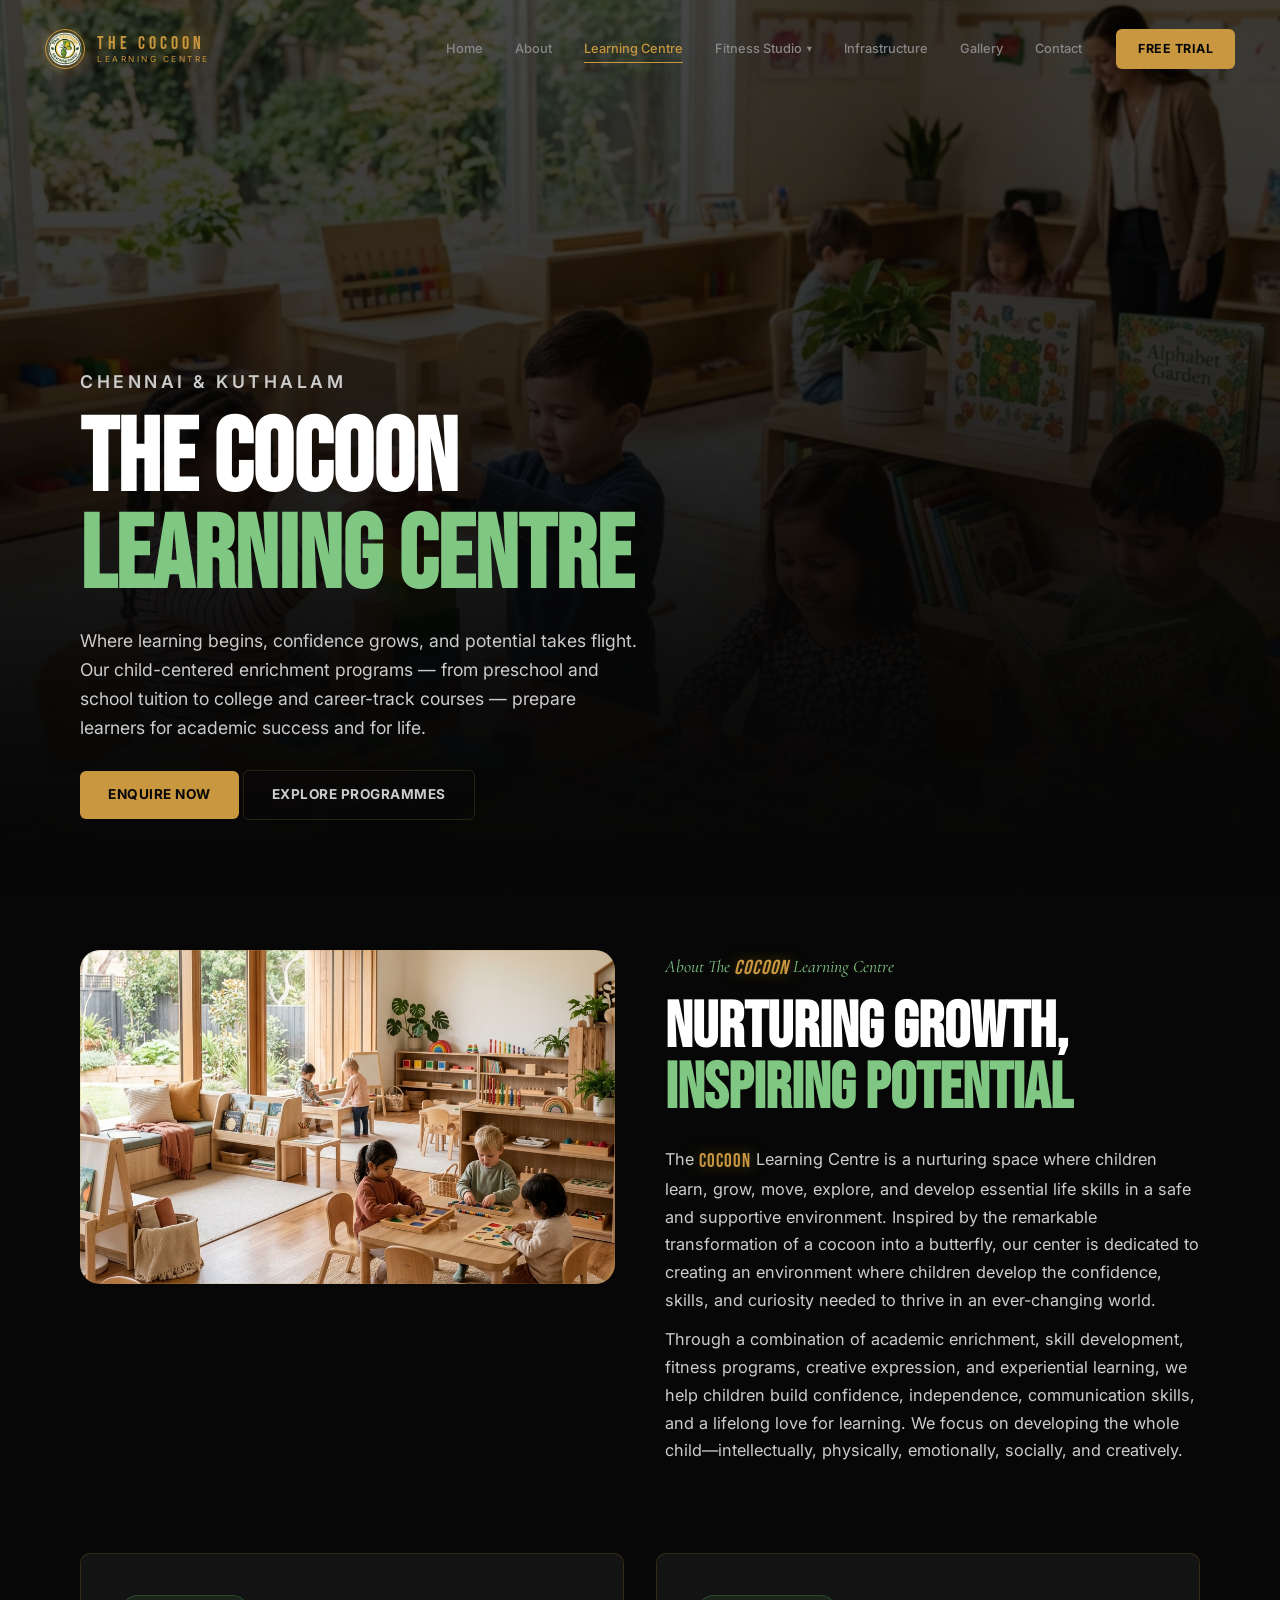
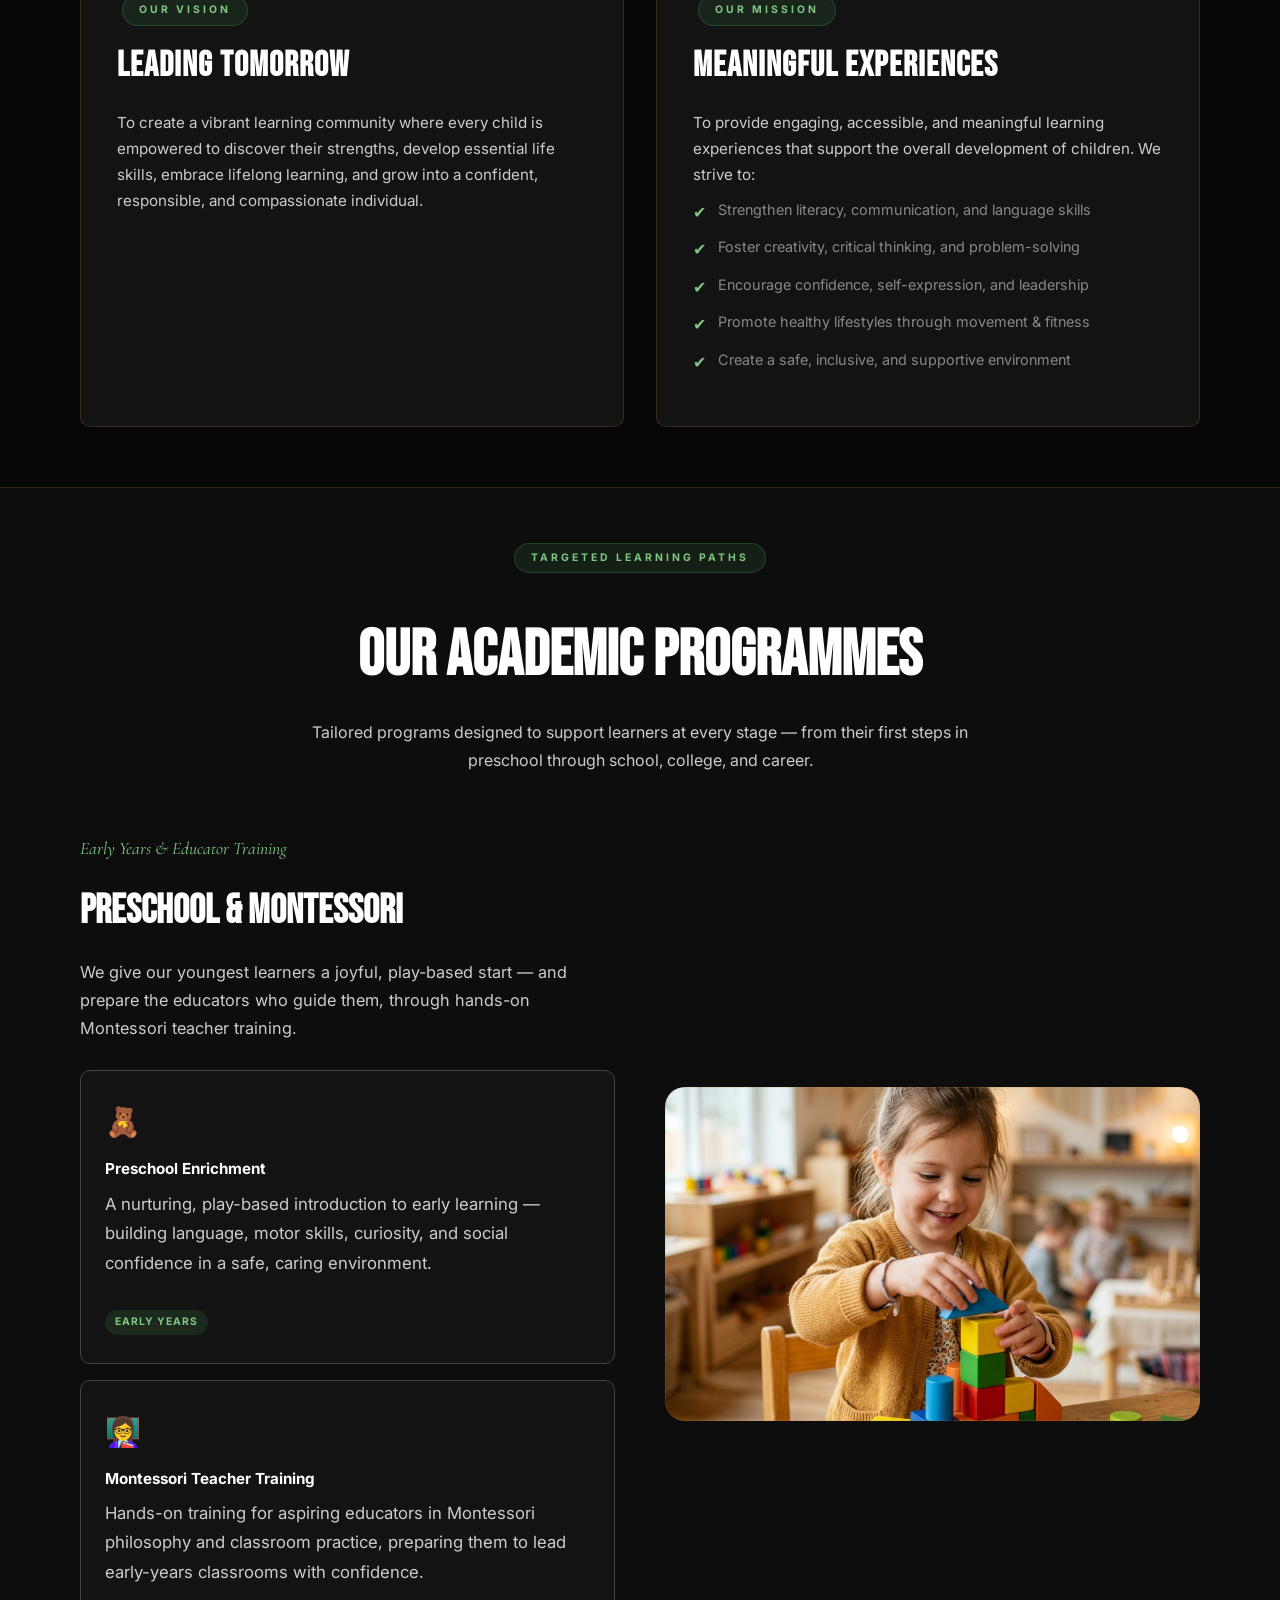
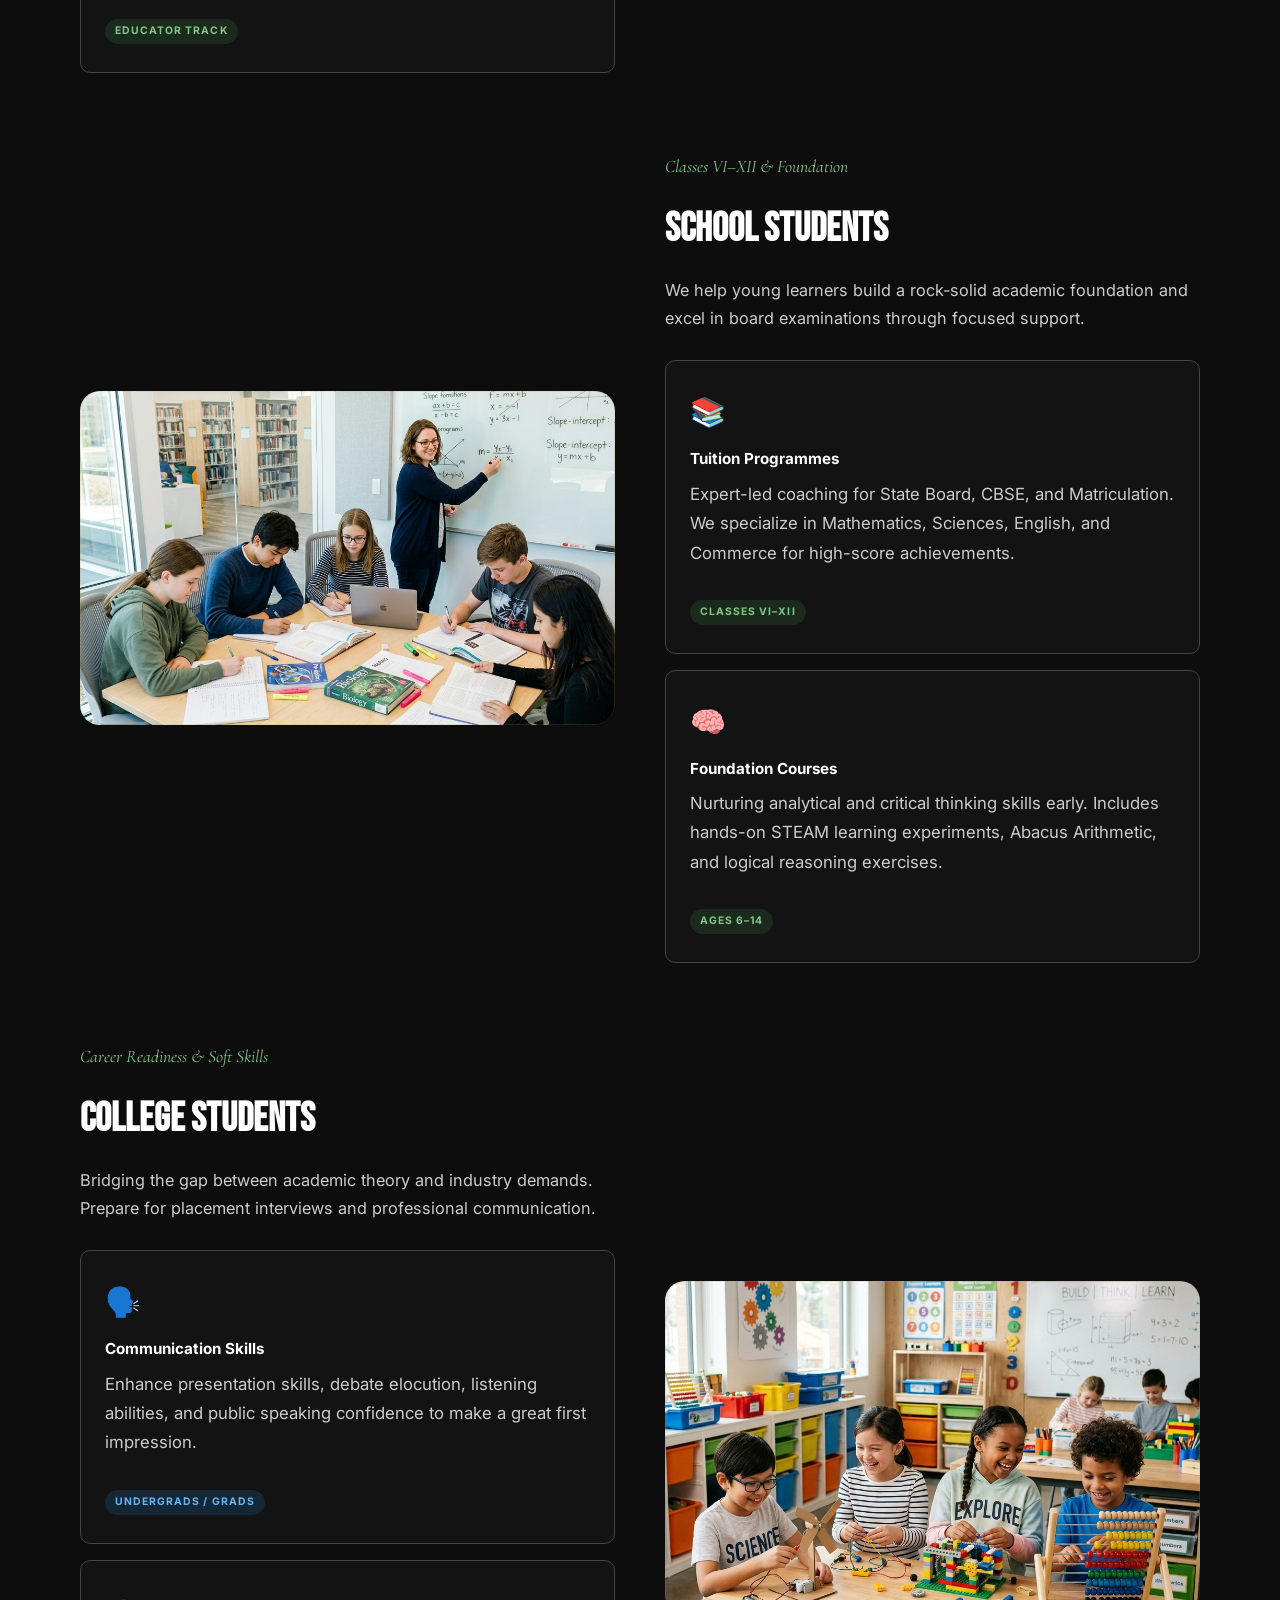
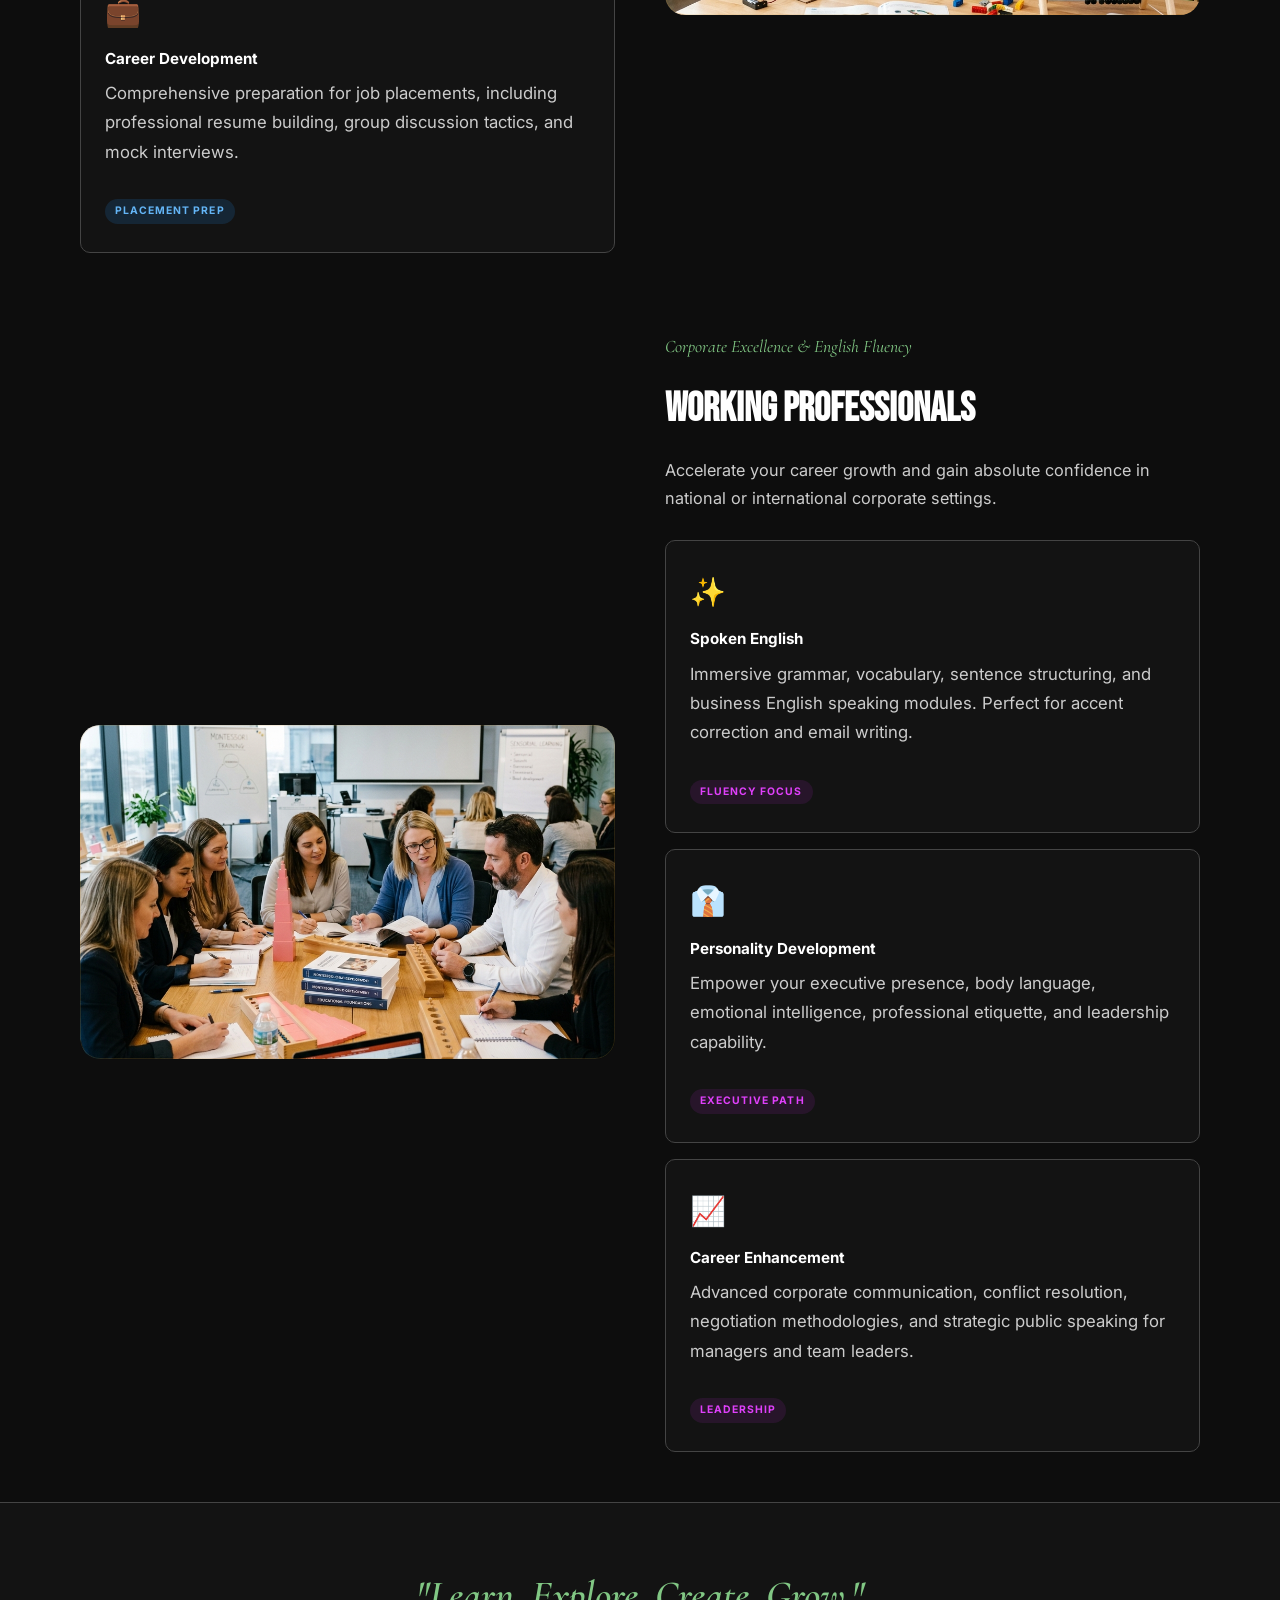
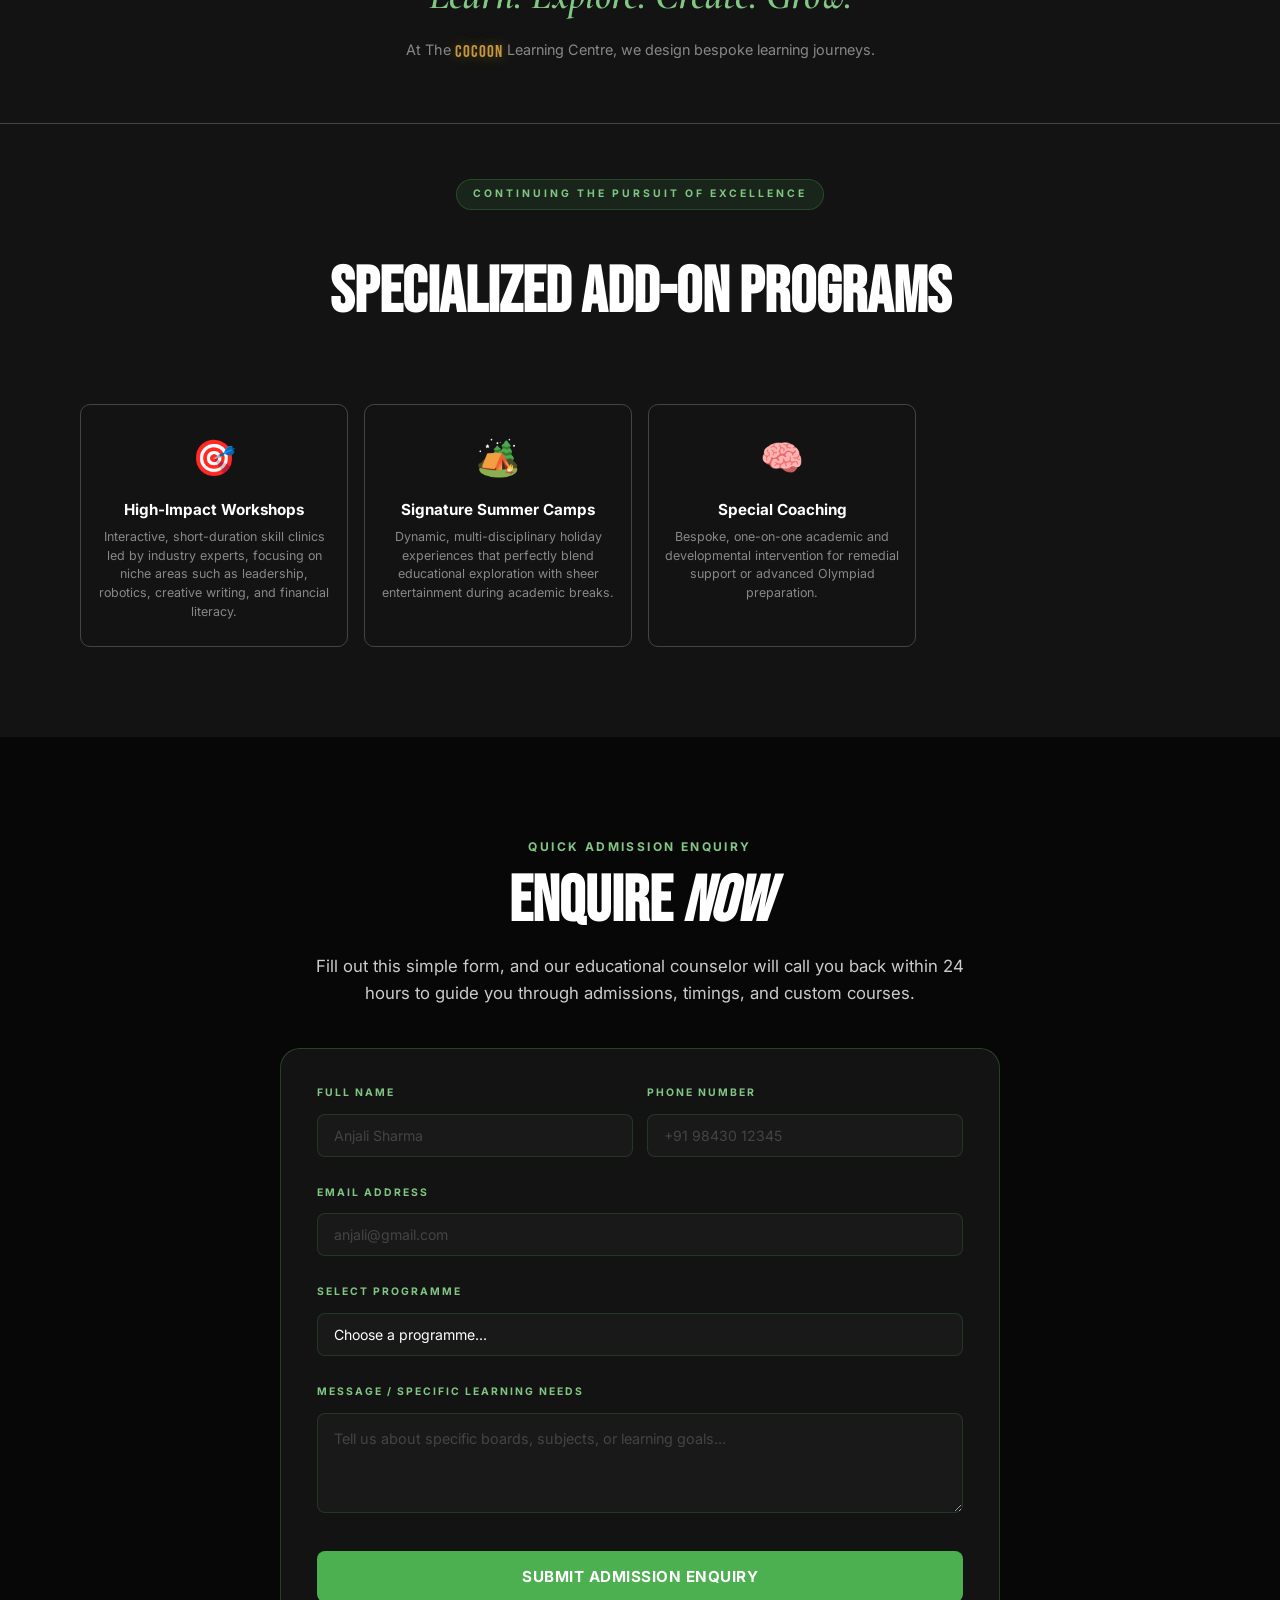
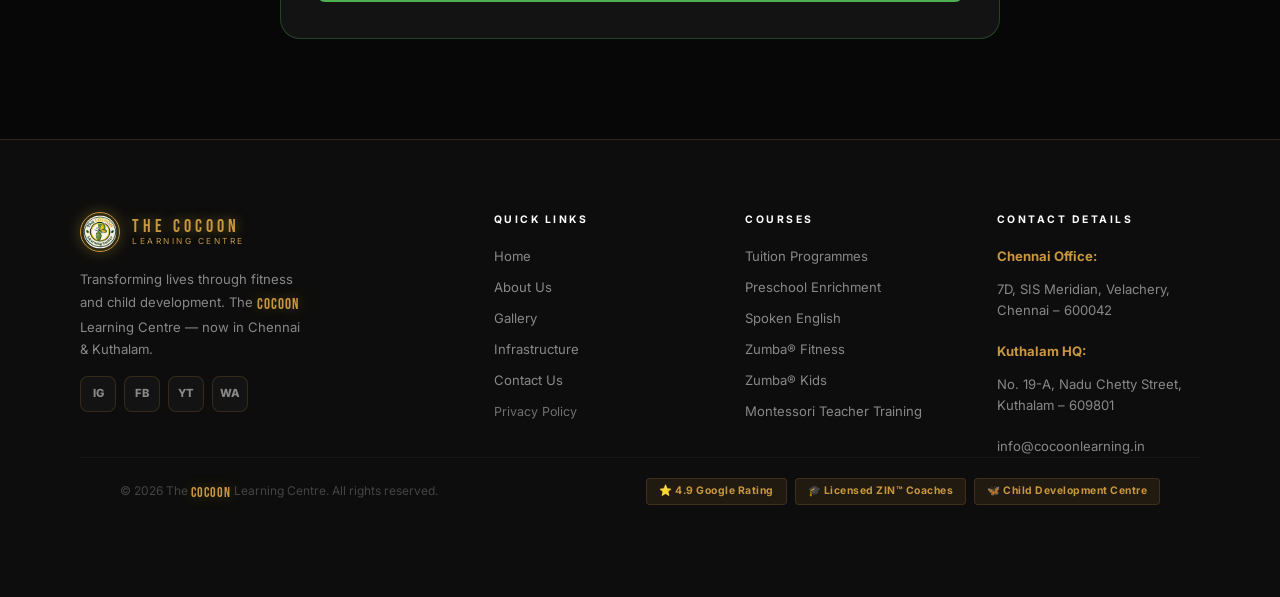
<file: learning.html>
<!DOCTYPE html>
<html lang="en">
<head>
  <meta charset="UTF-8" />
  <link rel="icon" href="favicon.ico" sizes="any" />
  <link rel="icon" type="image/png" sizes="192x192" href="images/favicon-192x192.png" />
  <link rel="icon" type="image/png" sizes="48x48" href="images/favicon-48x48.png" />
  <link rel="icon" type="image/png" sizes="32x32" href="images/favicon-32x32.png" />
  <link rel="apple-touch-icon" href="images/apple-touch-icon.png" />
  <meta name="viewport" content="width=device-width, initial-scale=1.0" />
  <title>Learning Centre (TCLC) — Tuition, Coaching &amp; Spoken English</title>
  <meta name="description" content="TCLC offers premium school tuition, foundation courses, college communication training, career coaching, and spoken English in Kuthalam &amp; Chennai." />
  <link rel="canonical" href="https://www.cocoonlearning.in/learning.html" />
  <link rel="preconnect" href="https://fonts.googleapis.com" />
  <link rel="preconnect" href="https://fonts.gstatic.com" crossorigin />
  <link href="https://fonts.googleapis.com/css2?family=Bebas+Neue&family=Cormorant+Garamond:ital,wght@0,400;0,600;1,400;1,600&family=Inter:wght@300;400;500;600;700&display=swap" rel="stylesheet" />
  <link rel="stylesheet" href="style.css" />
  <style>
    /* ── PAGE HERO ─────────────────────────────────────── */
    .page-hero { position: relative; min-height: 56vh; display: flex; align-items: flex-end; padding: 0 0 80px; overflow: hidden; }
    .page-hero-bg { position: absolute; inset: 0; background: url('images/preschool_class.png') center/cover no-repeat; filter: brightness(.35); }
    .page-hero-bg::after { content: ''; position: absolute; inset: 0; background: linear-gradient(to top, var(--bg) 0%, transparent 60%); }
    .page-hero-content { position: relative; z-index: 2; max-width: 1200px; margin: 0 auto; padding: 0 40px; width: 100%; text-align: left; }
    .page-hero-eyebrow { font-family: 'Inter', sans-serif; font-size: .75rem; font-weight: 600; letter-spacing: .2em; color: #81c784; text-transform: uppercase; margin-bottom: 16px; }
    .page-hero h1 { font-family: 'Bebas Neue', sans-serif; font-size: clamp(3rem, 8vw, 7rem); line-height: .95; color: var(--white); margin-bottom: 20px; }
    .page-hero h1 em { color: #81c784; font-style: normal; }
    .page-hero p { font-family: 'Inter', sans-serif; font-size: 1.1rem; color: var(--g1); max-width: 560px; line-height: 1.65; }

    /* Green accents overrides for this page */
    .sec-tag.green-tag { background: rgba(76, 175, 80, 0.12); color: #81c784; border-color: rgba(76, 175, 80, 0.25); }
    .color-green { color: #81c784 !important; }
    .btn-green { background: #4caf50 !important; color: var(--white) !important; }
    .btn-green:hover { background: #66bb6a !important; box-shadow: 0 10px 28px rgba(76,175,80,0.35) !important; }
    .subprog-card.green-border:hover { border-color: #4caf50 !important; }
    .learning-feature-card:hover { border-color: #4caf50 !important; }
    
    .promise-strip { background: var(--bg3); padding: 60px 0; border-top: 1px solid var(--g3); border-bottom: 1px solid var(--g3); text-align: center; position: relative; }
    .promise-text { font-family: 'Cormorant Garamond', serif; font-style: italic; font-size: clamp(1.5rem, 4vw, 2.5rem); color: #81c784; font-weight: 600; }

    @media (max-width: 768px) {
      .page-hero-content { padding: 0 20px; }
    }
  </style>
</head>
<body data-page="learning">

  <div class="page-transition" id="pageTransition"></div>
  <div class="scroll-progress" id="scrollProgress"></div>
  <div id="curOuter"></div>
  <div id="curInner"></div>

  <!-- ── NAVIGATION ───────────────────────────────────────── -->
  <nav id="nav">
    <div class="nav-wrap">
      <a href="index.html" class="logo">
        <div class="logo-mark img-mark"><img src="images/logo.jpg" alt="The Cocoon Logo" /></div>
        <div class="logo-words">
          <span class="lw-top">The Cocoon</span>
          <span class="lw-bot">LEARNING CENTRE</span>
        </div>
      </a>
            <ul class="nav-links" id="navLinks">
        <li><a href="index.html" data-page="home">Home</a></li>
        <li><a href="about.html" data-page="about">About</a></li>
        <li><a href="learning.html" data-page="learning">Learning Centre</a></li>
        <li class="nav-dropdown">
          <a href="fitness-studio.html" data-page="fitness-studio" class="dropdown-toggle">Fitness Studio <span class="arrow">&#9662;</span></a>
          <ul class="dropdown-menu">
            <li><a href="schedule.html" data-page="schedule">Schedule</a></li>
            <li><a href="pricing.html" data-page="pricing">Pricing</a></li>
          </ul>
        </li>
        <li><a href="infrastructure.html" data-page="infrastructure">Infrastructure</a></li>
        <li><a href="gallery.html" data-page="gallery">Gallery</a></li>
        <li><a href="contact.html" data-page="contact">Contact</a></li>
      </ul>
      <div class="nav-right">
        <a href="contact.html" class="btn-primary nav-cta">Free Trial</a>
        <button class="hamburger" id="hamburger" aria-label="Menu">
          <span></span><span></span><span></span>
        </button>
      </div>
    </div>
  </nav>

  <!-- Mobile Drawer -->
    <div class="mobile-drawer" id="mobileDrawer">
    <button class="drawer-close" id="drawerClose">&times;</button>
    <ul>
      <li><a href="index.html">Home</a></li>
      <li><a href="about.html">About</a></li>
      <li><a href="learning.html">Learning Centre</a></li>
      <li class="mobile-dropdown">
        <a href="fitness-studio.html">Fitness Studio</a>
        <ul class="mobile-submenu">
          <li><a href="schedule.html">&bull; Schedule</a></li>
          <li><a href="pricing.html">&bull; Pricing</a></li>
        </ul>
      </li>
      <li><a href="infrastructure.html">Infrastructure</a></li>
      <li><a href="gallery.html">Gallery</a></li>
      <li><a href="contact.html">Contact</a></li>
      <li><a href="contact.html" class="drawer-cta">Book Free Trial &rarr;</a></li>
    </ul>
  </div>

  <!-- ── PAGE HERO ────────────────────────────────────────── -->
  <section class="page-hero">
    <div class="page-hero-bg"></div>
    <div class="page-hero-content">
      <p class="page-hero-eyebrow">Chennai &amp; Kuthalam</p>
      <h1>The Cocoon<br><em>Learning Centre</em></h1>
      <p>Where learning begins, confidence grows, and potential takes flight. Our child-centered enrichment programs — from preschool and school tuition to college and career-track courses — prepare learners for academic success and for life.</p>
      <div class="page-cta-btns" style="justify-content:flex-start; margin-top:28px;">
        <a href="#enquire-now" class="btn-primary">Enquire Now</a>
        <a href="#academic-programmes" class="btn-ghost">Explore Programmes</a>
      </div>
    </div>
  </section>

  <!-- ── 1. INTRODUCTION SECTION ──────────────────────────── -->
  <section class="discipline-block" style="background:var(--bg); padding-bottom:60px;">
    <div class="disc-inner">
      <div class="disc-split">
        <div class="disc-split-img" data-scroll-reveal>
          <img src="images/learning_center_about.png" alt="Children engaged in guided play and learning activities at The Cocoon Learning Centre" />
        </div>
        <div class="disc-split-content" data-scroll-reveal>
          <span class="disc-tag" style="color:#81c784;">About The <span class="cocoon-brand">Cocoon</span> Learning Centre</span>
          <h2>NURTURING GROWTH,<br><span style="color:#81c784;">INSPIRING POTENTIAL</span></h2>
          <p class="disc-desc">
            The <span class="cocoon-brand">Cocoon</span> Learning Centre is a nurturing space where children learn, grow, move, explore, and develop essential life skills in a safe and supportive environment. Inspired by the remarkable transformation of a cocoon into a butterfly, our center is dedicated to creating an environment where children develop the confidence, skills, and curiosity needed to thrive in an ever-changing world.
          </p>
          <p class="disc-desc" style="margin-top:-16px;">
            Through a combination of academic enrichment, skill development, fitness programs, creative expression, and experiential learning, we help children build confidence, independence, communication skills, and a lifelong love for learning. We focus on developing the whole child—intellectually, physically, emotionally, socially, and creatively.
          </p>
        </div>
      </div>

      <!-- Vision & Mission -->
      <div class="zumba-highlights-row" style="margin-top:60px;">
        <div class="zumba-highlight-col" data-scroll-reveal>
          <span class="sec-tag green-tag" style="margin-bottom:12px;">Our Vision</span>
          <h3 style="margin-bottom:16px;">Leading Tomorrow</h3>
          <p class="z-highlight-intro">To create a vibrant learning community where every child is empowered to discover their strengths, develop essential life skills, embrace lifelong learning, and grow into a confident, responsible, and compassionate individual.</p>
        </div>
        <div class="zumba-highlight-col" data-scroll-reveal>
          <span class="sec-tag green-tag" style="margin-bottom:12px;">Our Mission</span>
          <h3 style="margin-bottom:16px;">Meaningful Experiences</h3>
          <p class="z-highlight-intro" style="margin-bottom:10px;">To provide engaging, accessible, and meaningful learning experiences that support the overall development of children. We strive to:</p>
          <ul class="z-check-list">
            <li><span class="z-check-icon" style="color:#81c784;">✔️</span> Strengthen literacy, communication, and language skills</li>
            <li><span class="z-check-icon" style="color:#81c784;">✔️</span> Foster creativity, critical thinking, and problem-solving</li>
            <li><span class="z-check-icon" style="color:#81c784;">✔️</span> Encourage confidence, self-expression, and leadership</li>
            <li><span class="z-check-icon" style="color:#81c784;">✔️</span> Promote healthy lifestyles through movement &amp; fitness</li>
            <li><span class="z-check-icon" style="color:#81c784;">✔️</span> Create a safe, inclusive, and supportive environment</li>
          </ul>
        </div>
      </div>
    </div>
  </section>

  <!-- ── 2. CATEGORIZED ACADEMIC PROGRAMMES ─────────────────────────── -->
  <section class="discipline-block" id="academic-programmes" style="background:var(--bg2);">
    <div class="disc-inner">
      <div style="text-align:center; margin-bottom:60px;">
        <span class="sec-tag green-tag" style="color: #81c784; background: rgba(76,175,80,0.12); border-color: rgba(76,175,80,0.25);">Targeted Learning Paths</span>
        <h2 style="font-family:var(--ff-display); font-size:clamp(2.5rem, 5vw, 4.5rem); color:var(--white); margin-top:12px;">OUR ACADEMIC PROGRAMMES</h2>
        <p class="sec-subtitle" style="margin: 10px auto 0; max-width: 700px; color: var(--g1);">Tailored programs designed to support learners at every stage — from their first steps in preschool through school, college, and career.</p>
      </div>

      <!-- Category 1: Preschool & Early Years -->
      <div class="disc-split" style="margin-bottom:80px; align-items:center; direction:rtl;">
        <div class="disc-split-img" data-scroll-reveal style="aspect-ratio:16/10; height:auto;">
          <img src="images/early_childhood_edu.png" alt="Preschool children in a play-based early learning activity at The Cocoon Learning Centre" />
        </div>
        <div class="disc-split-content" data-scroll-reveal style="direction:ltr;">
          <span class="disc-tag" style="color:#81c784;">Early Years &amp; Educator Training</span>
          <h3 style="font-family:var(--ff-display); font-size:2.5rem; color:var(--white); margin-bottom:16px;">PRESCHOOL &amp; MONTESSORI</h3>
          <p class="disc-desc">We give our youngest learners a joyful, play-based start — and prepare the educators who guide them, through hands-on Montessori teacher training.</p>

          <div class="subprog-card green-border" style="margin-bottom: 16px;">
            <span class="subprog-icon">🧸</span>
            <h4 class="subprog-name">Preschool Enrichment</h4>
            <p class="subprog-desc">A nurturing, play-based introduction to early learning — building language, motor skills, curiosity, and social confidence in a safe, caring environment.</p>
            <span class="level-badge beginner" style="background: rgba(76, 175, 80, 0.15); color: #81c784;">Early Years</span>
          </div>

          <div class="subprog-card green-border">
            <span class="subprog-icon">👩‍🏫</span>
            <h4 class="subprog-name">Montessori Teacher Training</h4>
            <p class="subprog-desc">Hands-on training for aspiring educators in Montessori philosophy and classroom practice, preparing them to lead early-years classrooms with confidence.</p>
            <span class="level-badge beginner" style="background: rgba(76, 175, 80, 0.15); color: #81c784;">Educator Track</span>
          </div>
        </div>
      </div>

      <!-- Category 2: School Students -->
      <div class="disc-split" style="margin-bottom:80px; align-items:center;">
        <div class="disc-split-img" data-scroll-reveal style="aspect-ratio:16/10; height:auto;">
          <img src="images/tuition_coaching.png" alt="School students in a tuition and foundation-course coaching session at The Cocoon Learning Centre" />
        </div>
        <div class="disc-split-content" data-scroll-reveal>
          <span class="disc-tag" style="color:#81c784;">Classes VI–XII &amp; Foundation</span>
          <h3 style="font-family:var(--ff-display); font-size:2.5rem; color:var(--white); margin-bottom:16px;">SCHOOL STUDENTS</h3>
          <p class="disc-desc">We help young learners build a rock-solid academic foundation and excel in board examinations through focused support.</p>
          
          <div class="subprog-card green-border" style="margin-bottom: 16px;">
            <span class="subprog-icon">📚</span>
            <h4 class="subprog-name">Tuition Programmes</h4>
            <p class="subprog-desc">Expert-led coaching for State Board, CBSE, and Matriculation. We specialize in Mathematics, Sciences, English, and Commerce for high-score achievements.</p>
            <span class="level-badge beginner" style="background: rgba(76, 175, 80, 0.15); color: #81c784;">Classes VI–XII</span>
          </div>

          <div class="subprog-card green-border">
            <span class="subprog-icon">🧠</span>
            <h4 class="subprog-name">Foundation Courses</h4>
            <p class="subprog-desc">Nurturing analytical and critical thinking skills early. Includes hands-on STEAM learning experiments, Abacus Arithmetic, and logical reasoning exercises.</p>
            <span class="level-badge beginner" style="background: rgba(76, 175, 80, 0.15); color: #81c784;">Ages 6–14</span>
          </div>
        </div>
      </div>

      <!-- Category 3: College Students -->
      <div class="disc-split" style="margin-bottom:80px; align-items:center; direction:rtl;">
        <div class="disc-split-img" data-scroll-reveal style="aspect-ratio:16/10; height:auto;">
          <img src="images/skill_dev.png" alt="College students practicing communication skills and career-readiness activities" />
        </div>
        <div class="disc-split-content" data-scroll-reveal style="direction:ltr;">
          <span class="disc-tag" style="color:#81c784;">Career Readiness &amp; Soft Skills</span>
          <h3 style="font-family:var(--ff-display); font-size:2.5rem; color:var(--white); margin-bottom:16px;">COLLEGE STUDENTS</h3>
          <p class="disc-desc">Bridging the gap between academic theory and industry demands. Prepare for placement interviews and professional communication.</p>
          
          <div class="subprog-card green-border" style="margin-bottom: 16px;">
            <span class="subprog-icon">🗣️</span>
            <h4 class="subprog-name">Communication Skills</h4>
            <p class="subprog-desc">Enhance presentation skills, debate elocution, listening abilities, and public speaking confidence to make a great first impression.</p>
            <span class="level-badge intermediate" style="background: rgba(33, 150, 243, 0.15); color: #64b5f6;">Undergrads / Grads</span>
          </div>

          <div class="subprog-card green-border">
            <span class="subprog-icon">💼</span>
            <h4 class="subprog-name">Career Development</h4>
            <p class="subprog-desc">Comprehensive preparation for job placements, including professional resume building, group discussion tactics, and mock interviews.</p>
            <span class="level-badge intermediate" style="background: rgba(33, 150, 243, 0.15); color: #64b5f6;">Placement Prep</span>
          </div>
        </div>
      </div>

      <!-- Category 4: Working Professionals -->
      <div class="disc-split" style="margin-bottom:0; align-items:center;">
        <div class="disc-split-img" data-scroll-reveal style="aspect-ratio:16/10; height:auto;">
          <img src="images/teacher_training_class.png" alt="Working professional in a corporate communication and career-enhancement training session" />
        </div>
        <div class="disc-split-content" data-scroll-reveal>
          <span class="disc-tag" style="color:#81c784;">Corporate Excellence &amp; English Fluency</span>
          <h3 style="font-family:var(--ff-display); font-size:2.5rem; color:var(--white); margin-bottom:16px;">WORKING PROFESSIONALS</h3>
          <p class="disc-desc">Accelerate your career growth and gain absolute confidence in national or international corporate settings.</p>
          
          <div class="subprog-card green-border" style="margin-bottom: 16px;">
            <span class="subprog-icon">✨</span>
            <h4 class="subprog-name">Spoken English</h4>
            <p class="subprog-desc">Immersive grammar, vocabulary, sentence structuring, and business English speaking modules. Perfect for accent correction and email writing.</p>
            <span class="level-badge advanced" style="background: rgba(156, 39, 176, 0.15); color: #e040fb;">Fluency Focus</span>
          </div>

          <div class="subprog-card green-border" style="margin-bottom: 16px;">
            <span class="subprog-icon">👔</span>
            <h4 class="subprog-name">Personality Development</h4>
            <p class="subprog-desc">Empower your executive presence, body language, emotional intelligence, professional etiquette, and leadership capability.</p>
            <span class="level-badge advanced" style="background: rgba(156, 39, 176, 0.15); color: #e040fb;">Executive Path</span>
          </div>

          <div class="subprog-card green-border">
            <span class="subprog-icon">📈</span>
            <h4 class="subprog-name">Career Enhancement</h4>
            <p class="subprog-desc">Advanced corporate communication, conflict resolution, negotiation methodologies, and strategic public speaking for managers and team leaders.</p>
            <span class="level-badge advanced" style="background: rgba(156, 39, 176, 0.15); color: #e040fb;">Leadership</span>
          </div>
        </div>
      </div>
    </div>
  </section>

  <!-- ── PROMISE STRIP ────────────────────────────────────── -->
  <div class="promise-strip">
    <div class="wrap">
      <div class="promise-text">"Learn. Explore. Create. Grow."</div>
      <p style="font-family:'Inter',sans-serif; color:var(--g2); font-size:0.9rem; margin-top:10px;">At The <span class="cocoon-brand">Cocoon</span> Learning Centre, we design bespoke learning journeys.</p>
    </div>
  </div>

  <!-- ── 3. SPECIALIZED ADD-ON PROGRAMS ───────────────────── -->
  <section class="discipline-block" style="background:var(--bg3);">
    <div class="disc-inner">
      <div style="text-align:center; margin-bottom:60px;">
        <span class="sec-tag green-tag">Continuing the Pursuit of Excellence</span>
        <h2 style="font-family:var(--ff-display); font-size:clamp(2.5rem, 5vw, 4.5rem); color:var(--white); margin-top:12px;">SPECIALIZED ADD-ON PROGRAMS</h2>
      </div>

      <div class="learning-features-grid">
        <div class="learning-feature-card" data-scroll-reveal>
          <span class="lfc-icon">🎯</span>
          <h4 class="lfc-title">High-Impact Workshops</h4>
          <p class="lfc-desc">Interactive, short-duration skill clinics led by industry experts, focusing on niche areas such as leadership, robotics, creative writing, and financial literacy.</p>
        </div>
        <div class="learning-feature-card" data-scroll-reveal>
          <span class="lfc-icon">🏕️</span>
          <h4 class="lfc-title">Signature Summer Camps</h4>
          <p class="lfc-desc">Dynamic, multi-disciplinary holiday experiences that perfectly blend educational exploration with sheer entertainment during academic breaks.</p>
        </div>
        <div class="learning-feature-card" data-scroll-reveal>
          <span class="lfc-icon">🧠</span>
          <h4 class="lfc-title">Special Coaching</h4>
          <p class="lfc-desc">Bespoke, one-on-one academic and developmental intervention for remedial support or advanced Olympiad preparation.</p>
        </div>
      </div>
    </div>
  </section>

  <!-- ── ENQUIRE NOW SECTION ────────────────────────────────────────────── -->
  <section class="page-cta" id="enquire-now" style="background:var(--bg); padding:100px 0;">
    <div class="wrap" style="max-width: 800px; margin: 0 auto;">
      <p class="section-label" style="font-family:'Inter',sans-serif; font-size:.75rem; font-weight:700; letter-spacing:.2em; text-transform:uppercase; color:#81c784; margin-bottom:16px; text-align: center;">Quick Admission Enquiry</p>
      <h2 class="section-title" style="margin-bottom:20px; font-family:'Bebas Neue',sans-serif; font-size:clamp(2.5rem,5vw,4.5rem); color:var(--white); line-height:0.95; text-align: center;">ENQUIRE <em>NOW</em></h2>
      <p style="font-family:'Inter',sans-serif; color:var(--g1); font-size:1.05rem; max-width:650px; margin:0 auto 40px; line-height:1.65; text-align: center;">
        Fill out this simple form, and our educational counselor will call you back within 24 hours to guide you through admissions, timings, and custom courses.
      </p>

      <div class="form-glass" style="border-color: rgba(76,175,80,0.3); background: var(--bg3);">
        <form class="trial-form" id="learningEnquiryForm" onsubmit="handleLearningForm(event)" novalidate>
          <div class="form-row">
            <div class="fg">
              <label for="studentName" style="color: #81c784;">Full Name</label>
              <input type="text" id="studentName" placeholder="Anjali Sharma" required style="border-color: rgba(76,175,80,0.2);" />
            </div>
            <div class="fg">
              <label for="studentPhone" style="color: #81c784;">Phone Number</label>
              <input type="tel" id="studentPhone" placeholder="+91 98430 12345" required style="border-color: rgba(76,175,80,0.2);" />
            </div>
          </div>
          <div class="fg">
            <label for="studentEmail" style="color: #81c784;">Email Address</label>
            <input type="email" id="studentEmail" placeholder="anjali@gmail.com" required style="border-color: rgba(76,175,80,0.2);" />
          </div>
          <div class="fg">
            <label for="courseInterest" style="color: #81c784;">Select Programme</label>
            <select id="courseInterest" required style="border-color: rgba(76,175,80,0.2);">
              <option value="">Choose a programme...</option>
              <option value="preschool">Early Years: Preschool Enrichment</option>
              <option value="montessori">Early Years: Montessori Teacher Training</option>
              <option value="tuition">School: Tuition Programmes (VI–XII)</option>
              <option value="foundation">School: Foundation Courses (STEAM/Abacus)</option>
              <option value="comm">College: Communication Skills</option>
              <option value="career">College: Career Development</option>
              <option value="spoken">Professional: Spoken English</option>
              <option value="personality">Professional: Personality Development</option>
              <option value="enhancement">Professional: Career Enhancement</option>
            </select>
          </div>
          <div class="fg">
            <label for="studentMessage" style="color: #81c784;">Message / Specific Learning Needs</label>
            <textarea id="studentMessage" placeholder="Tell us about specific boards, subjects, or learning goals..." style="border-color: rgba(76,175,80,0.2);"></textarea>
          </div>
          <button type="submit" class="btn-primary btn-green" style="width:100%; justify-content:center; padding:16px 28px; font-size:0.95rem; border-radius:8px; margin-top:10px;">
            Submit Admission Enquiry
          </button>
        </form>

        <!-- Success Message -->
        <div class="form-success" id="learningSuccess" style="display: none;">
          <div class="fs-butterfly" style="animation: none;">🎓</div>
          <h3 class="fs-heading" style="color: #81c784;">ENQUIRY RECEIVED!</h3>
          <p class="fs-sub" style="margin: 0 auto 20px;">Our counselor will call you within 24 hours to schedule your counselling session. We look forward to welcoming you!</p>
          <button type="button" class="btn-primary btn-green" onclick="resetLearningForm()" style="border-radius: 8px;">Submit Another Enquiry</button>
        </div>
      </div>
    </div>
  </section>

  <script>
    function handleLearningForm(event) {
      event.preventDefault();
      document.getElementById('learningEnquiryForm').style.display = 'none';
      document.getElementById('learningSuccess').style.display = 'flex';
    }
    function resetLearningForm() {
      document.getElementById('learningEnquiryForm').reset();
      document.getElementById('learningEnquiryForm').style.display = 'flex';
      document.getElementById('learningSuccess').style.display = 'none';
    }
  </script>

  <!-- ── FOOTER ───────────────────────────────────────────── -->
  <footer class="footer">
    <div class="footer-top">
      <div class="wrap">
        <div class="footer-grid">
          <div class="fg-brand">
            <a href="index.html" class="logo">
              <div class="logo-mark img-mark"><img src="images/logo.jpg" alt="The Cocoon Logo" /></div>
              <div class="logo-words">
                <span class="lw-top">The Cocoon</span>
                <span class="lw-bot">LEARNING CENTRE</span>
              </div>
            </a>
            <p>Transforming lives through fitness and child development. The <span class="cocoon-brand">Cocoon</span> Learning Centre — now in Chennai &amp; Kuthalam.</p>
            <div class="social-links">
              <a href="https://instagram.com" target="_blank" rel="noopener noreferrer" aria-label="Instagram">IG</a>
              <a href="https://facebook.com" target="_blank" rel="noopener noreferrer" aria-label="Facebook">FB</a>
              <a href="https://youtube.com" target="_blank" rel="noopener noreferrer" aria-label="YouTube">YT</a>
              <a href="https://wa.me/919884501353" target="_blank" rel="noopener noreferrer" aria-label="WhatsApp">WA</a>
            </div>
          </div>
          <div class="fg-col">
            <h5>Quick Links</h5>
            <ul>
              <li><a href="index.html">Home</a></li>
              <li><a href="about.html">About Us</a></li>
              <li><a href="gallery.html">Gallery</a></li>
              <li><a href="infrastructure.html">Infrastructure</a></li>
              <li><a href="contact.html">Contact Us</a></li>
              <li><a href="privacy.html" style="opacity: 0.8; font-size: 0.78rem;">Privacy Policy</a></li>
            </ul>
          </div>
          <div class="fg-col">
            <h5>Courses</h5>
            <ul>
              <li><a href="learning.html">Tuition Programmes</a></li>
              <li><a href="learning.html">Preschool Enrichment</a></li>
              <li><a href="learning.html">Spoken English</a></li>
              <li><a href="fitness-studio.html">Zumba® Fitness</a></li>
              <li><a href="fitness-studio.html">Zumba® Kids</a></li>
              <li><a href="learning.html">Montessori Teacher Training</a></li>
            </ul>
          </div>
          <div class="fg-col">
            <h5>Contact Details</h5>
            <ul>
              <li style="color:var(--gold);font-weight:700;margin-bottom:2px;">Chennai Office:</li>
              <li>7D, SIS Meridian, Velachery, Chennai – 600042</li>
              <li style="color:var(--gold);font-weight:700;margin-top:10px;margin-bottom:2px;">Kuthalam HQ:</li>
              <li>No. 19-A, Nadu Chetty Street, Kuthalam – 609801</li>
              <li style="margin-top:10px;"><a href="mailto:info@cocoonlearning.in">info@cocoonlearning.in</a></li>
      </div>
    </div>
    <div class="footer-bottom">
      <div class="wrap footer-bottom-inner">
        <p>&copy; <span id="footer-year">2026</span> The <span class="cocoon-brand">Cocoon</span> Learning Centre. All rights reserved.</p>
        <div class="footer-badges">
          <span>⭐ 4.9 Google Rating</span>
          <span>🎓 Licensed ZIN™ Coaches</span>
          <span>🦋 Child Development Centre</span>
        </div>
      </div>
    </div>
  </footer>

  <a href="#" class="back-to-top" id="backToTop" aria-label="Back to top">&uarr;</a>

  <script src="script.js"></script>
</body>
</html>
</file>
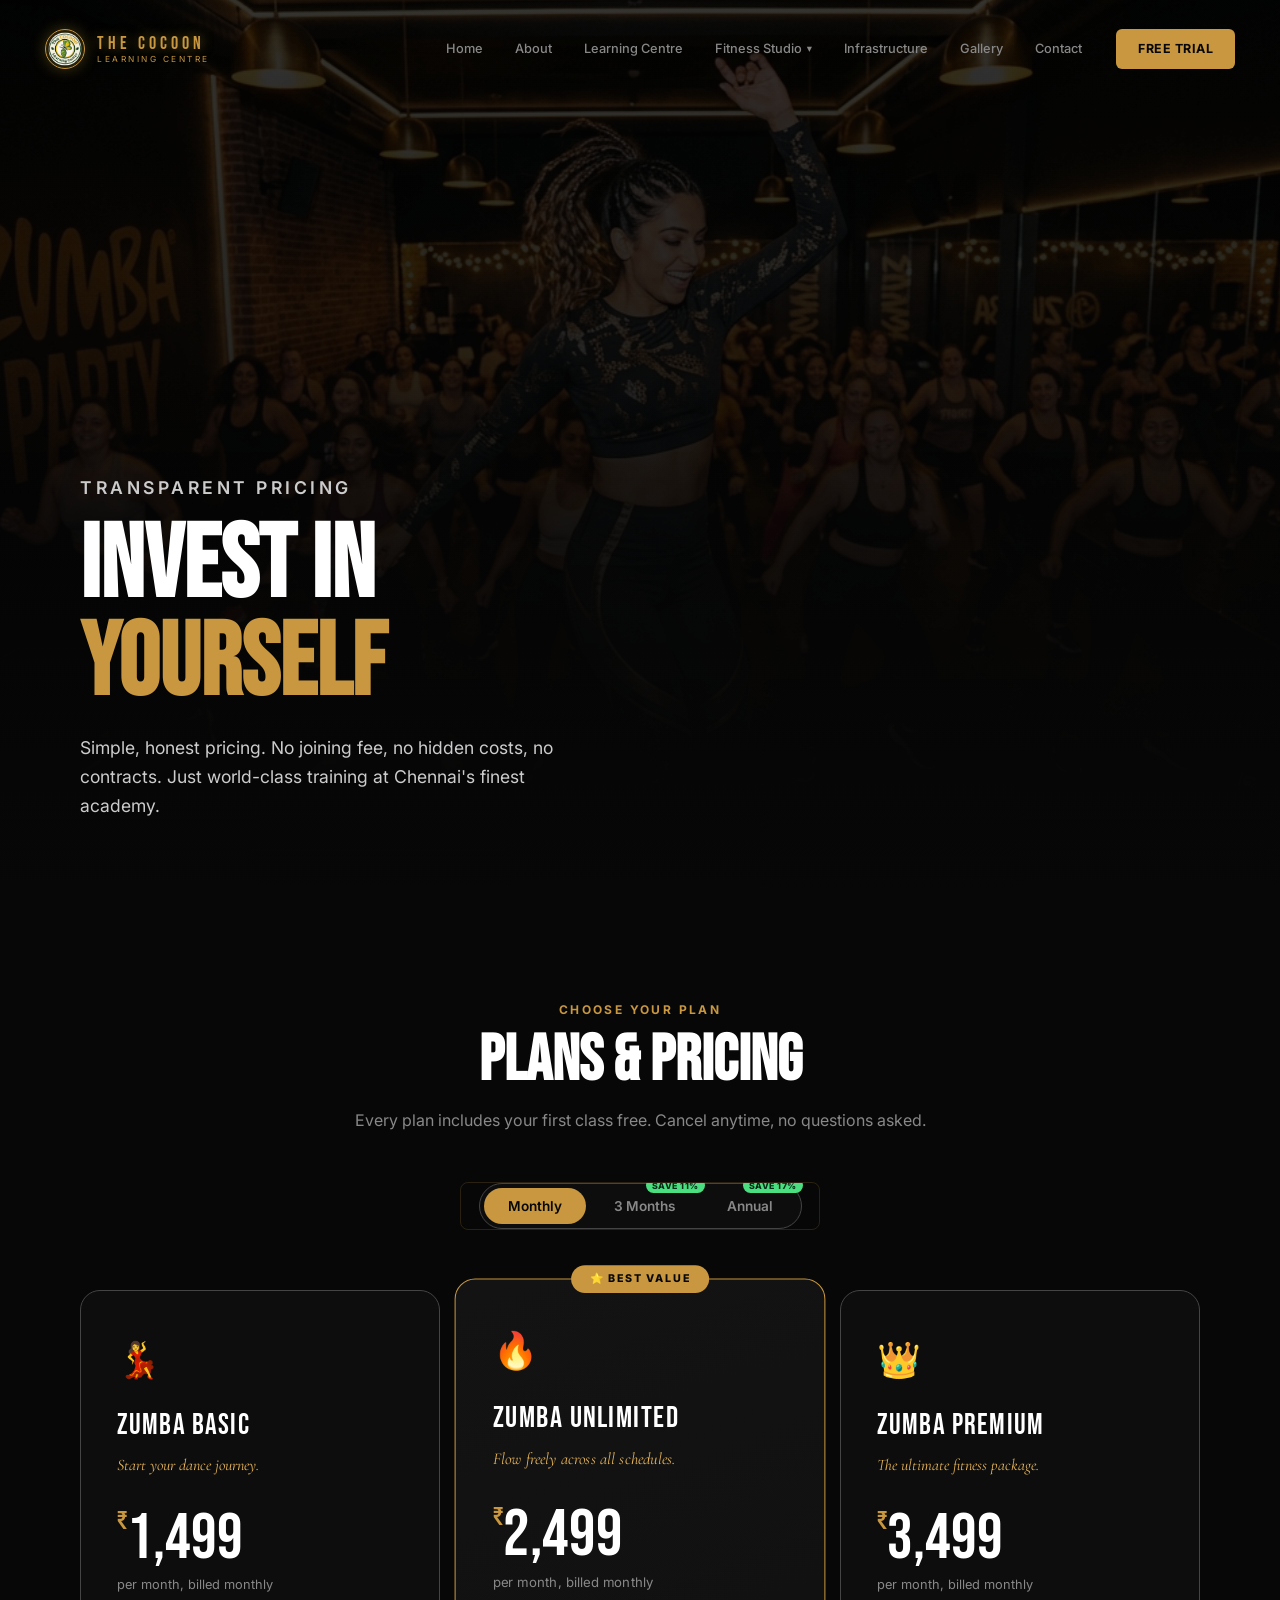
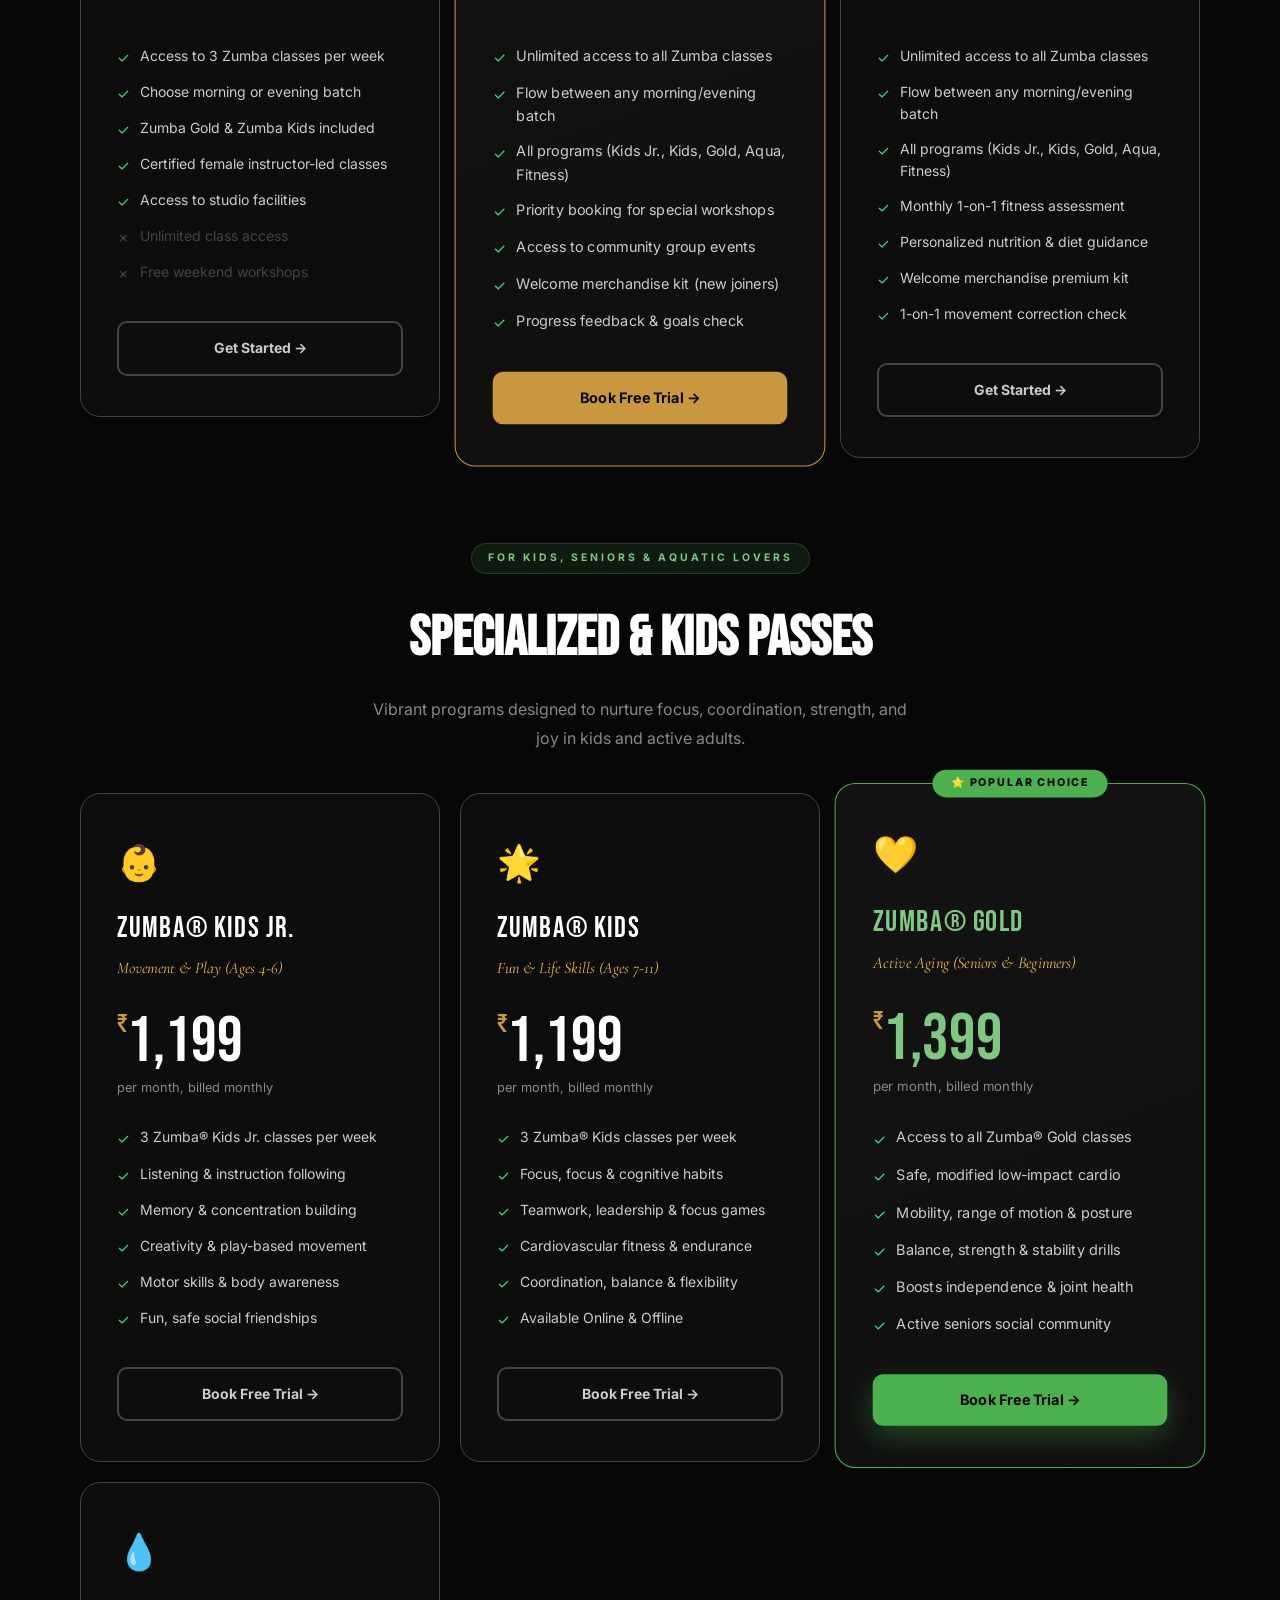
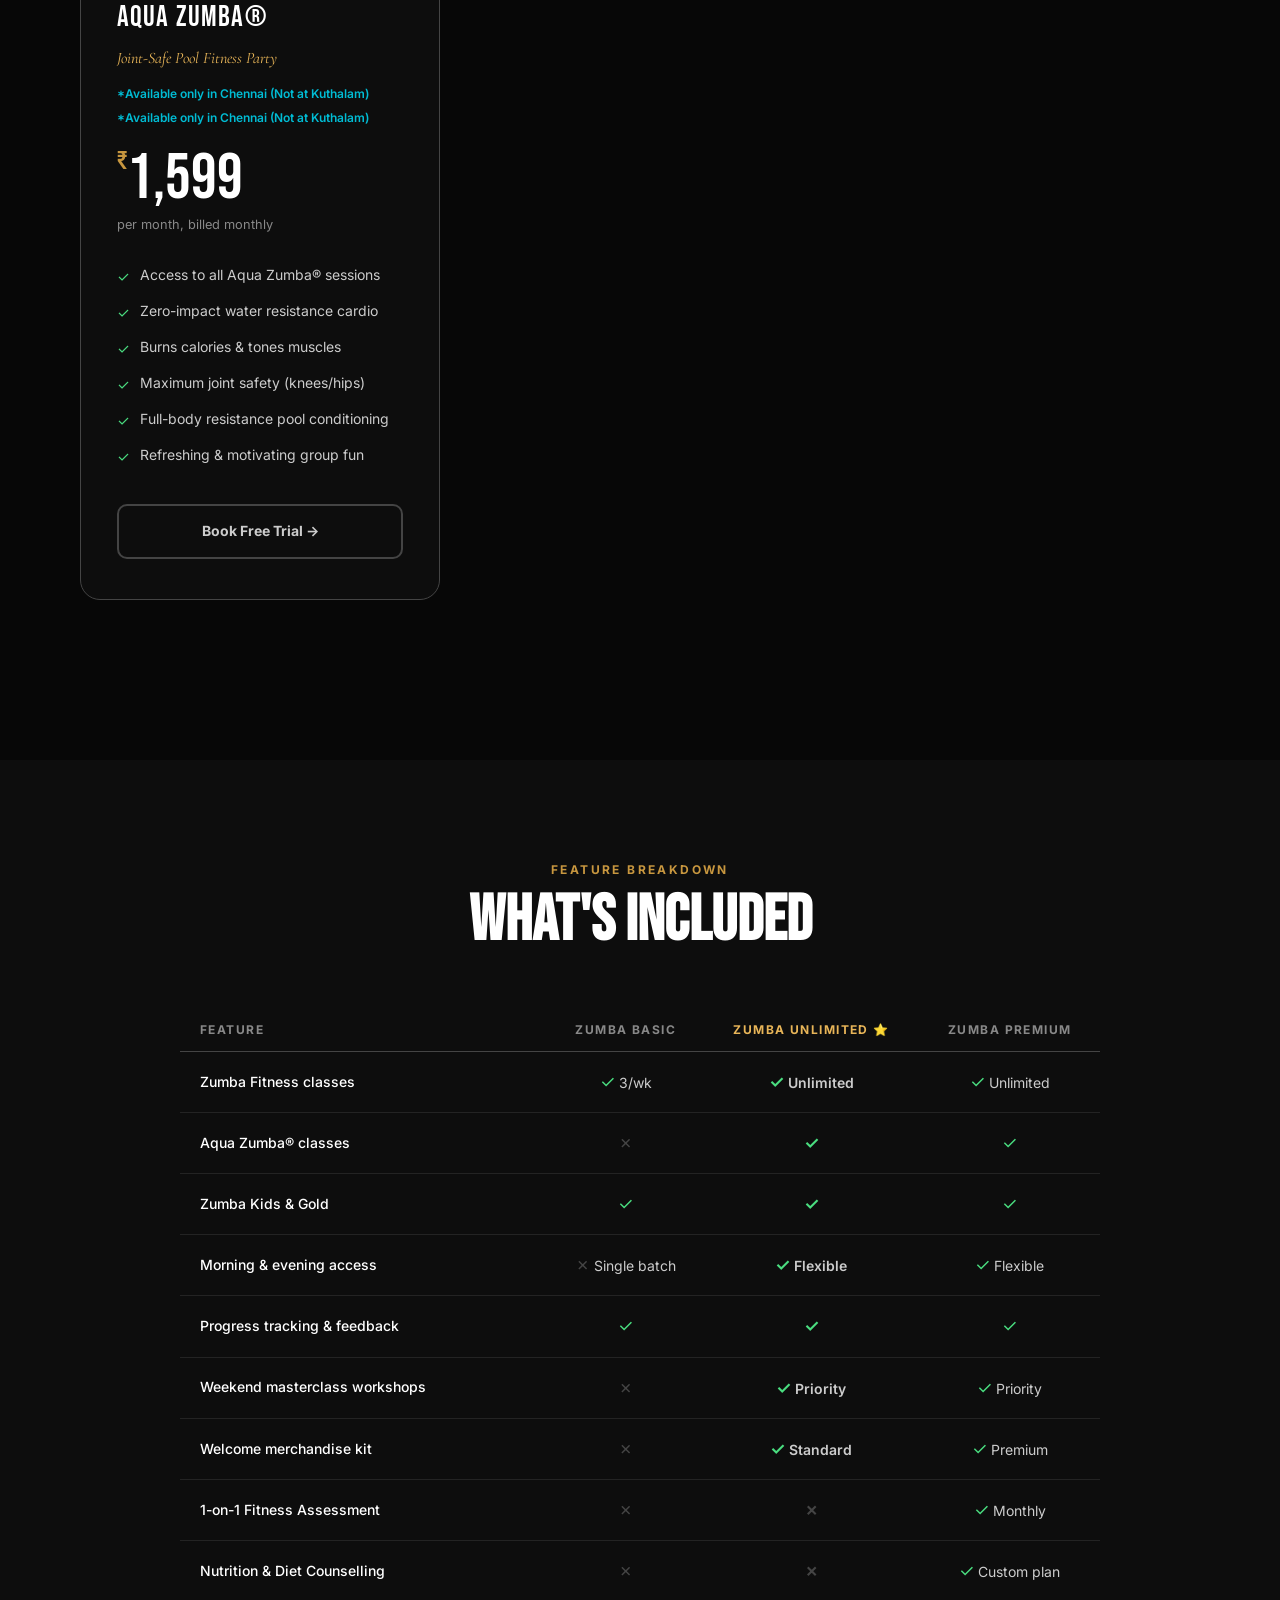
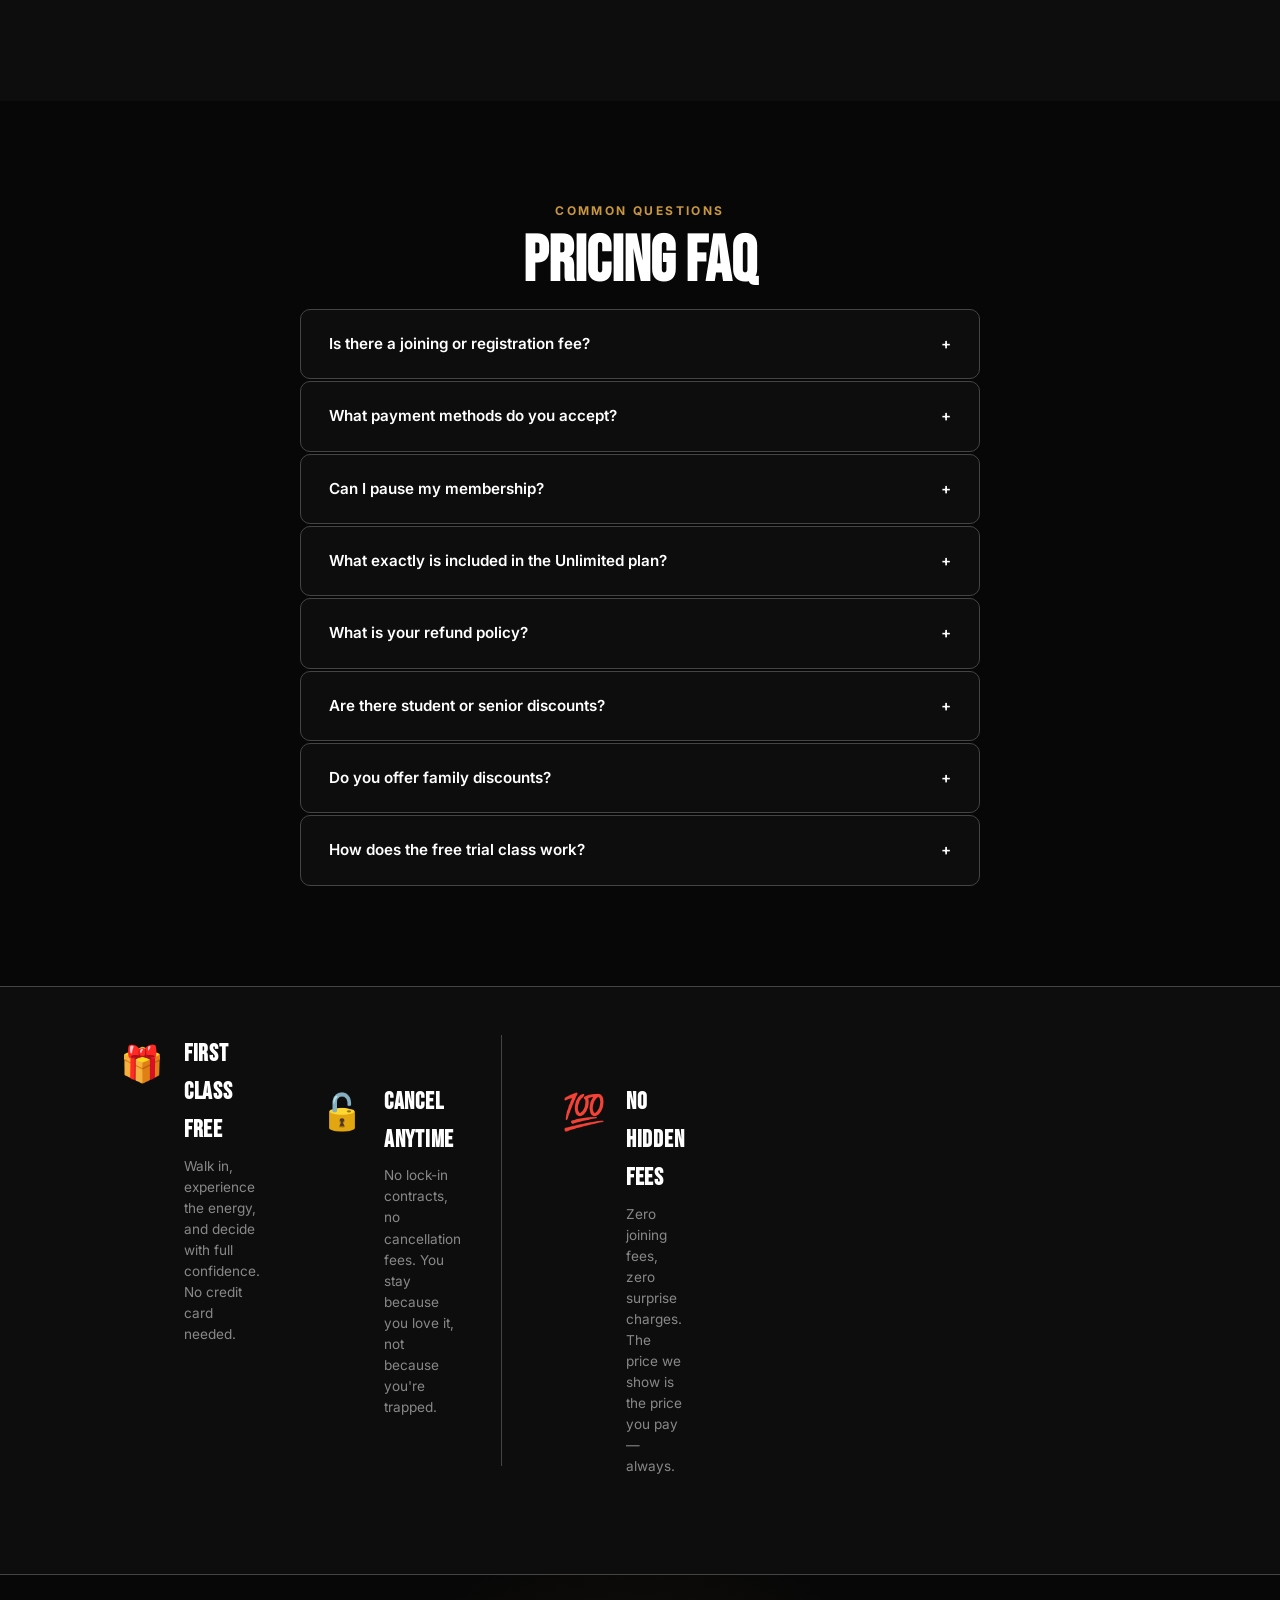
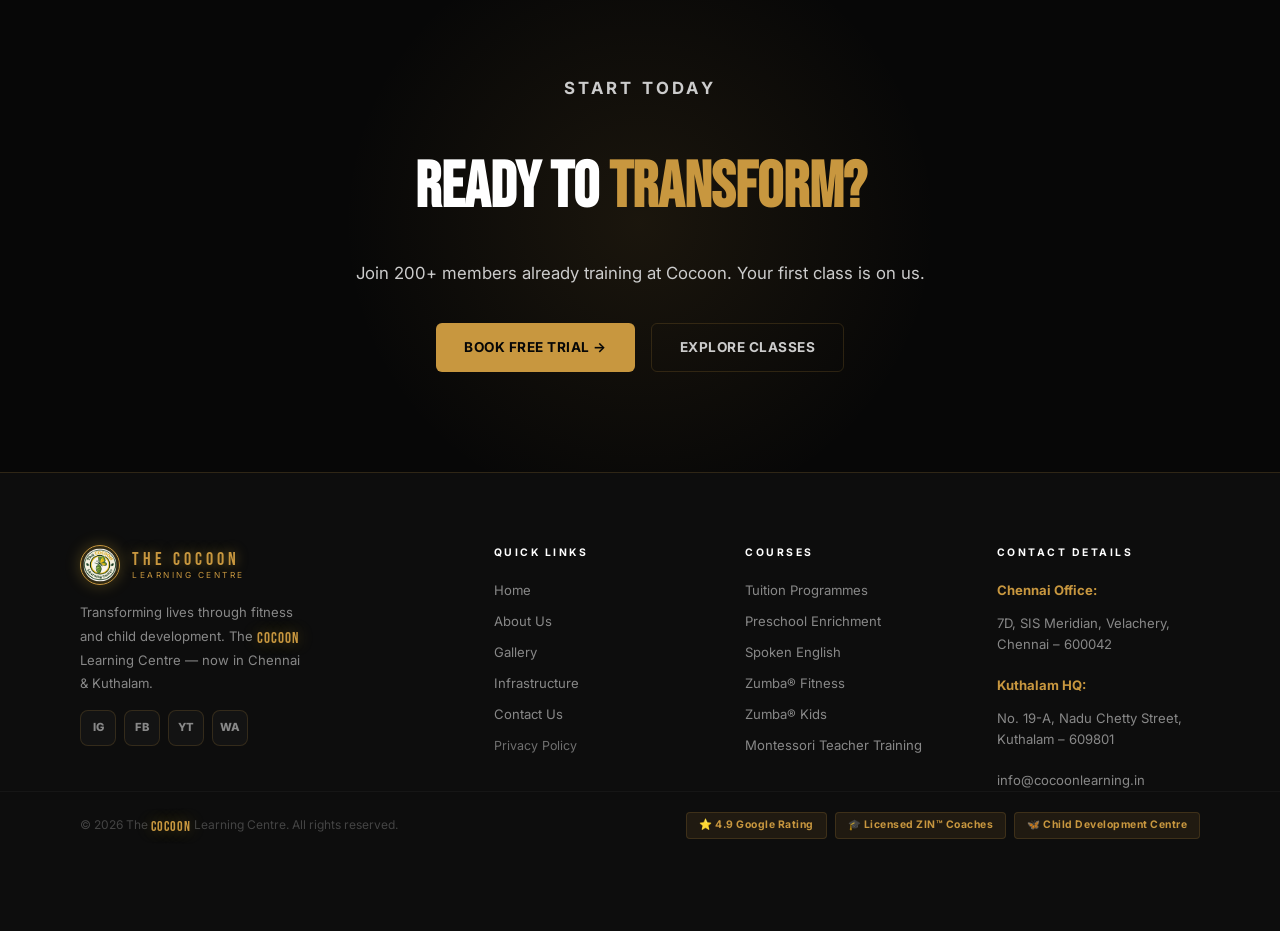
<file: pricing.html>
<!DOCTYPE html>
<html lang="en">
<head>
  <meta charset="UTF-8" />
  <link rel="icon" href="favicon.ico" sizes="any" />
  <link rel="icon" type="image/png" sizes="192x192" href="images/favicon-192x192.png" />
  <link rel="icon" type="image/png" sizes="48x48" href="images/favicon-48x48.png" />
  <link rel="icon" type="image/png" sizes="32x32" href="images/favicon-32x32.png" />
  <link rel="apple-touch-icon" href="images/apple-touch-icon.png" />
  <meta name="viewport" content="width=device-width, initial-scale=1.0" />
  <title>Pricing (TCLC) — Zumba Studio Plans &amp; Membership Fees</title>
  <meta name="description" content="Transparent, affordable pricing for Zumba classes at The Cocoon Learning Centre, Chennai. No hidden fees." />
  <link rel="canonical" href="https://www.cocoonlearning.in/pricing.html" />
  <link rel="preconnect" href="https://fonts.googleapis.com" />
  <link rel="preconnect" href="https://fonts.gstatic.com" crossorigin />
  <link href="https://fonts.googleapis.com/css2?family=Bebas+Neue&family=Cormorant+Garamond:ital,wght@0,400;0,600;1,400;1,600&family=Inter:wght@300;400;500;600;700&display=swap" rel="stylesheet" />
  <link rel="stylesheet" href="style.css" />
  <style>
    /* ── PAGE HERO ─────────────────────────────────────── */
    .page-hero{position:relative;min-height:52vh;display:flex;align-items:flex-end;padding:0 0 80px;overflow:hidden;}
    .page-hero-bg{position:absolute;inset:0;background:url('images/hero_main.png') center/cover no-repeat;filter:brightness(.25);}
    .page-hero-bg::after{content:'';position:absolute;inset:0;background:linear-gradient(to top,var(--bg) 0%,transparent 60%);}
    .page-hero-content{position:relative;z-index:2;max-width:1200px;margin:0 auto;padding:0 40px;width:100%;text-align:left;}
    .page-hero-eyebrow{font-family:'Inter',sans-serif;font-size:.75rem;font-weight:600;letter-spacing:.2em;color:var(--gold);text-transform:uppercase;margin-bottom:16px;}
    .page-hero h1{font-family:'Bebas Neue',sans-serif;font-size:clamp(3rem,8vw,7rem);line-height:.95;color:var(--white);margin-bottom:20px;}
    .page-hero h1 em{color:var(--gold);font-style:normal;}
    .page-hero p{font-family:'Inter',sans-serif;font-size:1.1rem;color:var(--g1);max-width:520px;line-height:1.65;}

    /* ── PRICING SECTION ────────────────────────────────── */
    .pricing-section{background:var(--bg);padding:100px 0 80px;}
    .pricing-inner{max-width:1200px;margin:0 auto;padding:0 40px;}
    .section-label{font-family:'Inter',sans-serif;font-size:.75rem;font-weight:700;letter-spacing:.2em;text-transform:uppercase;color:var(--gold);margin-bottom:12px;text-align:center;}
    .section-title{font-family:'Bebas Neue',sans-serif;font-size:clamp(2.5rem,5vw,4.5rem);color:var(--white);text-align:center;margin-bottom:16px;line-height:.95;}
    .section-sub{font-family:'Inter',sans-serif;font-size:1rem;color:var(--g2);text-align:center;margin-bottom:48px;}

    /* ── PRICING TOGGLE ─────────────────────────────────── */
    .pricing-toggle{display:flex;justify-content:center;margin-bottom:60px;}
    .toggle-group{display:flex;background:var(--bg2);border:1px solid var(--g3);border-radius:40px;padding:4px;gap:4px;}
    .toggle-btn{font-family:'Inter',sans-serif;font-size:.85rem;font-weight:600;padding:10px 24px;border-radius:36px;border:none;background:transparent;color:var(--g2);cursor:pointer;transition:all .25s cubic-bezier(0.16,1,0.3,1);position:relative;}
    .toggle-btn.active{background:var(--gold);color:var(--bg);}
    .toggle-btn .save-badge{position:absolute;top:-10px;right:-6px;font-size:.55rem;font-weight:800;letter-spacing:.05em;text-transform:uppercase;background:#4ade80;color:#052e16;padding:2px 6px;border-radius:10px;}

    /* ── PRICING GRID ───────────────────────────────────── */
    .pricing-grid{display:grid;grid-template-columns:1fr 1fr 1fr;gap:20px;margin-bottom:80px;align-items:start;}
    .pricing-card{background:var(--bg2);border:1px solid var(--g3);border-radius:var(--r2);padding:40px 36px;position:relative;transition:transform .4s cubic-bezier(0.16,1,0.3,1),border-color .3s;}
    .pricing-card:hover{transform:translateY(-6px);}
    .pricing-card.featured{background:linear-gradient(160deg,var(--bg3) 0%,#0f0f0f 100%);border-color:var(--gold);transform:scale(1.03);}
    .pricing-card.featured:hover{transform:scale(1.03) translateY(-6px);}
    .popular-badge{position:absolute;top:-14px;left:50%;transform:translateX(-50%);font-family:'Inter',sans-serif;font-size:.65rem;font-weight:800;letter-spacing:.15em;text-transform:uppercase;background:var(--gold);color:var(--bg);padding:5px 18px;border-radius:20px;white-space:nowrap;}
    .card-icon{font-size:2.2rem;margin-bottom:16px;}
    .card-name{font-family:'Bebas Neue',sans-serif;font-size:1.8rem;color:var(--white);margin-bottom:4px;letter-spacing:.04em;}
    .card-tagline{font-family:'Cormorant Garamond',serif;font-style:italic;font-size:1rem;color:var(--gold2);margin-bottom:28px;}
    .price-block{margin-bottom:28px;}
    .price-currency{font-family:'Bebas Neue',sans-serif;font-size:1.6rem;color:var(--gold);vertical-align:top;line-height:1.2;}
    .price-amount{font-family:'Bebas Neue',sans-serif;font-size:4rem;color:var(--white);line-height:1;transition:all .35s cubic-bezier(0.16,1,0.3,1);}
    .price-period{font-family:'Inter',sans-serif;font-size:.8rem;color:var(--g2);margin-top:4px;}
    .price-savings{font-family:'Inter',sans-serif;font-size:.75rem;font-weight:600;color:#4ade80;height:16px;margin-top:6px;}
    .features-list{list-style:none;display:flex;flex-direction:column;gap:12px;margin-bottom:36px;}
    .features-list li{display:flex;align-items:flex-start;gap:10px;font-family:'Inter',sans-serif;font-size:.875rem;color:var(--g1);}
    .feat-check{font-size:.9rem;flex-shrink:0;margin-top:1px;}
    .feat-check.yes{color:#4ade80;}
    .feat-check.no{color:var(--g3);}
    .features-list li.feat-no{color:var(--g3);}
    .card-cta{display:block;text-align:center;font-family:'Inter',sans-serif;font-size:.875rem;font-weight:700;padding:14px 28px;border-radius:var(--r);transition:all .25s;}
    .card-cta-primary{background:var(--gold);color:var(--bg);}
    .card-cta-primary:hover{background:var(--gold2);}
    .card-cta-outline{background:transparent;border:2px solid var(--g3);color:var(--g1);}
    .card-cta-outline:hover{border-color:var(--gold);color:var(--gold);}

    /* ── INCLUDED COMPARISON TABLE ──────────────────────── */
    .included-section{background:var(--bg2);padding:100px 0;}
    .included-inner{max-width:1000px;margin:0 auto;padding:0 40px;}
    .compare-table{width:100%;border-collapse:collapse;margin-top:40px;}
    .compare-table th{font-family:'Inter',sans-serif;font-size:.75rem;font-weight:700;text-transform:uppercase;letter-spacing:.12em;color:var(--g2);padding:12px 20px;text-align:center;border-bottom:1px solid var(--g3);}
    .compare-table th:first-child{text-align:left;}
    .compare-table th.col-combo{color:var(--gold2);}
    .compare-table td{font-family:'Inter',sans-serif;font-size:.875rem;color:var(--g1);padding:16px 20px;text-align:center;border-bottom:1px solid rgba(68,68,68,.4);}
    .compare-table td:first-child{text-align:left;color:var(--white);font-weight:500;}
    .compare-table tr:last-child td{border-bottom:none;}
    .compare-table tr:hover td{background:rgba(200,151,63,.04);}
    .ct-check{color:#4ade80;font-size:1.1rem;}
    .ct-partial{color:var(--gold2);font-size:.85rem;font-weight:600;}
    .ct-no{color:var(--g3);font-size:1.1rem;}
    .col-combo-cell{font-weight:600;color:var(--gold2);}

    /* ── PRICING FAQ ─────────────────────────────────────── */
    .pricing-faq{background:var(--bg);padding:100px 0;}
    .faq-inner{max-width:760px;margin:0 auto;padding:0 40px;}
    .faq-list{list-style:none;display:flex;flex-direction:column;gap:2px;}
    .faq-item{background:var(--bg2);border-radius:var(--r);overflow:hidden;border:1px solid var(--g3);}
    .faq-item.open{border-color:var(--gold3);}
    .faq-q{display:flex;justify-content:space-between;align-items:center;padding:22px 28px;cursor:pointer;gap:20px;}
    .faq-q span{font-family:'Inter',sans-serif;font-size:.95rem;font-weight:600;color:var(--white);}
    .faq-icon{font-size:1.3rem;color:var(--gold);flex-shrink:0;transition:transform .3s cubic-bezier(0.16,1,0.3,1);}
    .faq-item.open .faq-icon{transform:rotate(45deg);}
    .faq-body{max-height:0;overflow:hidden;transition:max-height .45s cubic-bezier(0.16,1,0.3,1);}
    .faq-body p{padding:0 28px 22px;font-family:'Inter',sans-serif;font-size:.9rem;color:var(--g1);line-height:1.7;}

    /* ── GUARANTEE STRIP ─────────────────────────────────── */
    .guarantee-strip{background:var(--bg2);border-top:1px solid var(--g3);border-bottom:1px solid var(--g3);padding:0;}
    .gs-inner{max-width:1200px;margin:0 auto;padding:0 40px;display:grid;grid-template-columns:repeat(3,1fr);divide-x:1px solid var(--g3);}
    .gs-item{padding:48px 40px;display:flex;align-items:flex-start;gap:20px;border-right:1px solid var(--g3);}
    .gs-item:last-child{border-right:none;}
    .gs-icon{font-size:2.2rem;flex-shrink:0;}
    .gs-text h4{font-family:'Bebas Neue',sans-serif;font-size:1.5rem;color:var(--white);margin-bottom:6px;letter-spacing:.03em;}
    .gs-text p{font-family:'Inter',sans-serif;font-size:.85rem;color:var(--g2);line-height:1.55;}

    /* ── FINAL CTA ───────────────────────────────────────── */
    .page-cta{background:var(--bg);padding:100px 0;text-align:center;position:relative;overflow:hidden;}
    .page-cta::before{content:'';position:absolute;top:50%;left:50%;transform:translate(-50%,-50%);width:600px;height:600px;background:radial-gradient(circle,var(--goldt) 0%,transparent 70%);pointer-events:none;}
    .page-cta h2{font-family:'Bebas Neue',sans-serif;font-size:clamp(2.5rem,5vw,5rem);color:var(--white);margin-bottom:20px;position:relative;}
    .page-cta h2 span{color:var(--gold);}
    .page-cta p{font-family:'Inter',sans-serif;font-size:1.05rem;color:var(--g1);margin-bottom:36px;position:relative;}
    .page-cta-btns{display:flex;gap:16px;justify-content:center;flex-wrap:wrap;position:relative;}

    /* ── RESPONSIVE ─────────────────────────────────────── */
    @media(max-width:1000px){
      .pricing-grid{grid-template-columns:1fr;max-width:480px;margin-left:auto;margin-right:auto;}
      .pricing-card.featured{transform:none;}
      .pricing-card.featured:hover{transform:translateY(-6px);}
      .gs-inner{grid-template-columns:1fr;}
      .gs-item{border-right:none;border-bottom:1px solid var(--g3);}
      .gs-item:last-child{border-bottom:none;}
    }
    @media(max-width:768px){
      .pricing-inner{padding:0 20px;}
      .included-inner{padding:0 20px;}
      .faq-inner{padding:0 20px;}
      .gs-inner{padding:0 20px;}
      .page-hero-content{padding:0 20px;}
      .compare-table{font-size:.8rem;}
      .compare-table th,.compare-table td{padding:12px 10px;}
    }
    @media(max-width:480px){
      .toggle-group{flex-direction:column;border-radius:var(--r);}
      .toggle-btn{border-radius:8px;}
    }
  </style>
</head>
<body data-page="pricing">

  <div class="page-transition" id="pageTransition"></div>
  <div class="scroll-progress" id="scrollProgress"></div>
  <div id="curOuter"></div><div id="curInner"></div>

  <!-- NAV -->
  <nav id="nav">
    <div class="nav-wrap">
      <a href="index.html" class="logo">
        <div class="logo-mark img-mark"><img src="images/logo.jpg" alt="The Cocoon Logo" /></div>
        <div class="logo-words"><span class="lw-top">The Cocoon</span><span class="lw-bot">LEARNING CENTRE</span></div>
      </a>
            <ul class="nav-links" id="navLinks">
        <li><a href="index.html" data-page="home">Home</a></li>
        <li><a href="about.html" data-page="about">About</a></li>
        <li><a href="learning.html" data-page="learning">Learning Centre</a></li>
        <li class="nav-dropdown">
          <a href="fitness-studio.html" data-page="fitness-studio" class="dropdown-toggle">Fitness Studio <span class="arrow">&#9662;</span></a>
          <ul class="dropdown-menu">
            <li><a href="schedule.html" data-page="schedule">Schedule</a></li>
            <li><a href="pricing.html" data-page="pricing">Pricing</a></li>
          </ul>
        </li>
        <li><a href="infrastructure.html" data-page="infrastructure">Infrastructure</a></li>
        <li><a href="gallery.html" data-page="gallery">Gallery</a></li>
        <li><a href="contact.html" data-page="contact">Contact</a></li>
      </ul>
      <div class="nav-right">
        <a href="contact.html" class="btn-primary nav-cta">Free Trial</a>
        <button class="hamburger" id="hamburger" aria-label="Menu"><span></span><span></span><span></span></button>
      </div>
    </div>
  </nav>
    <div class="mobile-drawer" id="mobileDrawer">
    <button class="drawer-close" id="drawerClose">&times;</button>
    <ul>
      <li><a href="index.html">Home</a></li>
      <li><a href="about.html">About</a></li>
      <li><a href="learning.html">Learning Centre</a></li>
      <li class="mobile-dropdown">
        <a href="fitness-studio.html">Fitness Studio</a>
        <ul class="mobile-submenu">
          <li><a href="schedule.html">&bull; Schedule</a></li>
          <li><a href="pricing.html">&bull; Pricing</a></li>
        </ul>
      </li>
      <li><a href="infrastructure.html">Infrastructure</a></li>
      <li><a href="gallery.html">Gallery</a></li>
      <li><a href="contact.html">Contact</a></li>
      <li><a href="contact.html" class="drawer-cta">Book Free Trial &rarr;</a></li>
    </ul>
  </div>
  <div class="drawer-overlay" id="nav-drawer-overlay"></div>

  <!-- 1. PAGE HERO -->
  <section class="page-hero">
    <div class="page-hero-bg"></div>
    <div class="page-hero-content">
      <p class="page-hero-eyebrow">Transparent Pricing</p>
      <h1>INVEST IN<br><em>YOURSELF</em></h1>
      <p>Simple, honest pricing. No joining fee, no hidden costs, no contracts. Just world-class training at Chennai's finest academy.</p>
    </div>
  </section>

  <!-- PRICING SECTION -->
  <section class="pricing-section">
    <div class="pricing-inner">
      <p class="section-label">Choose Your Plan</p>
      <h2 class="section-title">PLANS &amp; PRICING</h2>
      <p class="section-sub">Every plan includes your first class free. Cancel anytime, no questions asked.</p>

      <!-- 2. PRICING TOGGLE -->
      <div class="pricing-toggle">
        <div class="toggle-group">
          <button class="toggle-btn active" data-period="monthly">Monthly</button>
          <button class="toggle-btn" data-period="3mo">3 Months <span class="save-badge">Save 11%</span></button>
          <button class="toggle-btn" data-period="annual">Annual <span class="save-badge">Save 17%</span></button>
        </div>
      </div>

      <!-- 3. PRICING GRID -->
      <div class="pricing-grid">

        <!-- Zumba Basic Card -->
        <div class="pricing-card" data-scroll-reveal>
          <div class="card-icon">💃</div>
          <div class="card-name">Zumba Basic</div>
          <div class="card-tagline">Start your dance journey.</div>
          <div class="price-block">
            <div>
              <span class="price-currency">₹</span><span class="price-amount" data-monthly="1,499" data-3mo="3,999" data-annual="14,999">1,499</span>
            </div>
            <div class="price-period" id="period-label-zumba">per month, billed monthly</div>
            <div class="price-savings" id="savings-zumba"></div>
          </div>
          <ul class="features-list">
            <li><span class="feat-check yes">✓</span> Access to 3 Zumba classes per week</li>
            <li><span class="feat-check yes">✓</span> Choose morning or evening batch</li>
            <li><span class="feat-check yes">✓</span> Zumba Gold &amp; Zumba Kids included</li>
            <li><span class="feat-check yes">✓</span> Certified female instructor-led classes</li>
            <li><span class="feat-check yes">✓</span> Access to studio facilities</li>
            <li class="feat-no"><span class="feat-check no">✗</span> Unlimited class access</li>
            <li class="feat-no"><span class="feat-check no">✗</span> Free weekend workshops</li>
          </ul>
          <a href="contact.html" class="card-cta card-cta-outline">Get Started →</a>
        </div>

        <!-- Zumba Unlimited Card (FEATURED) -->
        <div class="pricing-card featured" data-scroll-reveal>
          <div class="popular-badge">⭐ Best Value</div>
          <div class="card-icon">🔥</div>
          <div class="card-name">Zumba Unlimited</div>
          <div class="card-tagline">Flow freely across all schedules.</div>
          <div class="price-block">
            <div>
              <span class="price-currency">₹</span><span class="price-amount" data-monthly="2,499" data-3mo="6,999" data-annual="24,999">2,499</span>
            </div>
            <div class="price-period" id="period-label-combo">per month, billed monthly</div>
            <div class="price-savings" id="savings-combo"></div>
          </div>
          <ul class="features-list">
            <li><span class="feat-check yes">✓</span> Unlimited access to all Zumba classes</li>
            <li><span class="feat-check yes">✓</span> Flow between any morning/evening batch</li>
            <li><span class="feat-check yes">✓</span> All programs (Kids Jr., Kids, Gold, Aqua, Fitness)</li>
            <li><span class="feat-check yes">✓</span> Priority booking for special workshops</li>
            <li><span class="feat-check yes">✓</span> Access to community group events</li>
            <li><span class="feat-check yes">✓</span> Welcome merchandise kit (new joiners)</li>
            <li><span class="feat-check yes">✓</span> Progress feedback &amp; goals check</li>
          </ul>
          <a href="contact.html" class="card-cta card-cta-primary">Book Free Trial →</a>
        </div>

        <!-- Zumba Premium Card -->
        <div class="pricing-card" data-scroll-reveal>
          <div class="card-icon">👑</div>
          <div class="card-name">Zumba Premium</div>
          <div class="card-tagline">The ultimate fitness package.</div>
          <div class="price-block">
            <div>
              <span class="price-currency">₹</span><span class="price-amount" data-monthly="3,499" data-3mo="8,999" data-annual="31,999">3,499</span>
            </div>
            <div class="price-period" id="period-label-premium">per month, billed monthly</div>
            <div class="price-savings" id="savings-premium"></div>
          </div>
          <ul class="features-list">
            <li><span class="feat-check yes">✓</span> Unlimited access to all Zumba classes</li>
            <li><span class="feat-check yes">✓</span> Flow between any morning/evening batch</li>
            <li><span class="feat-check yes">✓</span> All programs (Kids Jr., Kids, Gold, Aqua, Fitness)</li>
            <li><span class="feat-check yes">✓</span> Monthly 1-on-1 fitness assessment</li>
            <li><span class="feat-check yes">✓</span> Personalized nutrition &amp; diet guidance</li>
            <li><span class="feat-check yes">✓</span> Welcome merchandise premium kit</li>
            <li><span class="feat-check yes">✓</span> 1-on-1 movement correction check</li>
          </ul>
          <a href="contact.html" class="card-cta card-cta-outline">Get Started →</a>
        </div>

      </div>

      <!-- Kids & Youth Development Section -->
      <div class="kids-pricing-header" data-reveal style="margin-top: 80px;">
        <div class="sec-tag" style="background:rgba(76,175,80,0.12); color:#81c784; border-color:rgba(76,175,80,0.25);">For Kids, Seniors &amp; Aquatic Lovers</div>
        <h3 style="font-family:var(--ff-display); font-size:clamp(2rem, 5vw, 3.5rem); color:var(--white); margin-bottom:12px;">SPECIALIZED &amp; KIDS PASSES</h3>
        <p class="sec-subtitle" style="margin:0 auto 40px; text-align:center;">Vibrant programs designed to nurture focus, coordination, strength, and joy in kids and active adults.</p>
      </div>

      <div class="pricing-grid" style="margin-top:20px;">
        <!-- Zumba Kids Jr. Pass -->
        <div class="pricing-card" data-scroll-reveal>
          <div class="card-icon">👶</div>
          <div class="card-name">Zumba® Kids Jr.</div>
          <div class="card-tagline">Movement &amp; Play (Ages 4-6)</div>
          <div class="price-block">
            <div>
              <span class="price-currency">₹</span><span class="price-amount">1,199</span>
            </div>
            <div class="price-period">per month, billed monthly</div>
          </div>
          <ul class="features-list">
            <li><span class="feat-check yes">✓</span> 3 Zumba® Kids Jr. classes per week</li>
            <li><span class="feat-check yes">✓</span> Listening &amp; instruction following</li>
            <li><span class="feat-check yes">✓</span> Memory &amp; concentration building</li>
            <li><span class="feat-check yes">✓</span> Creativity &amp; play-based movement</li>
            <li><span class="feat-check yes">✓</span> Motor skills &amp; body awareness</li>
            <li><span class="feat-check yes">✓</span> Fun, safe social friendships</li>
          </ul>
          <a href="contact.html" class="card-cta card-cta-outline">Book Free Trial →</a>
        </div>

        <!-- Zumba Kids Pass -->
        <div class="pricing-card" data-scroll-reveal>
          <div class="card-icon">🌟</div>
          <div class="card-name">Zumba® Kids</div>
          <div class="card-tagline">Fun &amp; Life Skills (Ages 7-11)</div>
          <div class="price-block">
            <div>
              <span class="price-currency">₹</span><span class="price-amount">1,199</span>
            </div>
            <div class="price-period">per month, billed monthly</div>
          </div>
          <ul class="features-list">
            <li><span class="feat-check yes">✓</span> 3 Zumba® Kids classes per week</li>
            <li><span class="feat-check yes">✓</span> Focus, focus &amp; cognitive habits</li>
            <li><span class="feat-check yes">✓</span> Teamwork, leadership &amp; focus games</li>
            <li><span class="feat-check yes">✓</span> Cardiovascular fitness &amp; endurance</li>
            <li><span class="feat-check yes">✓</span> Coordination, balance &amp; flexibility</li>
            <li><span class="feat-check yes">✓</span> Available Online &amp; Offline</li>
          </ul>
          <a href="contact.html" class="card-cta card-cta-outline">Book Free Trial →</a>
        </div>

        <!-- Zumba Gold Pass -->
        <div class="pricing-card featured" data-scroll-reveal style="border-color:#4caf50;">
          <div class="popular-badge" style="background:#4caf50;">⭐ Popular Choice</div>
          <div class="card-icon">💛</div>
          <div class="card-name" style="color:#81c784;">Zumba® Gold</div>
          <div class="card-tagline">Active Aging (Seniors &amp; Beginners)</div>
          <div class="price-block">
            <div>
              <span class="price-currency">₹</span><span class="price-amount" style="color:#81c784;">1,399</span>
            </div>
            <div class="price-period">per month, billed monthly</div>
          </div>
          <ul class="features-list">
            <li><span class="feat-check yes">✓</span> Access to all Zumba® Gold classes</li>
            <li><span class="feat-check yes">✓</span> Safe, modified low-impact cardio</li>
            <li><span class="feat-check yes">✓</span> Mobility, range of motion &amp; posture</li>
            <li><span class="feat-check yes">✓</span> Balance, strength &amp; stability drills</li>
            <li><span class="feat-check yes">✓</span> Boosts independence &amp; joint health</li>
            <li><span class="feat-check yes">✓</span> Active seniors social community</li>
          </ul>
          <a href="contact.html" class="card-cta card-cta-primary" style="background:#4caf50; box-shadow: 0 10px 28px rgba(76,175,80,0.35);">Book Free Trial →</a>
        </div>

        <!-- Aqua Zumba Pass -->
        <div class="pricing-card" data-scroll-reveal>
          <div class="card-icon">💧</div>
          <div class="card-name">Aqua Zumba®</div>
          <div class="card-tagline">Joint-Safe Pool Fitness Party</div>
          <div class="aqua-zumba-notice" style="font-size:0.75rem; color:#00bcd4; font-weight:600; margin-top:-15px; margin-bottom:20px;">*Available only in Chennai (Not at Kuthalam)</div>
          <div style="font-size:0.75rem; color:#00bcd4; font-weight:600; margin-top:-15px; margin-bottom:20px;">*Available only in Chennai (Not at Kuthalam)</div>
          <div class="price-block">
            <div>
              <span class="price-currency">₹</span><span class="price-amount">1,599</span>
            </div>
            <div class="price-period">per month, billed monthly</div>
          </div>
          <ul class="features-list">
            <li><span class="feat-check yes">✓</span> Access to all Aqua Zumba® sessions</li>
            <li><span class="feat-check yes">✓</span> Zero-impact water resistance cardio</li>
            <li><span class="feat-check yes">✓</span> Burns calories &amp; tones muscles</li>
            <li><span class="feat-check yes">✓</span> Maximum joint safety (knees/hips)</li>
            <li><span class="feat-check yes">✓</span> Full-body resistance pool conditioning</li>
            <li><span class="feat-check yes">✓</span> Refreshing &amp; motivating group fun</li>
          </ul>
          <a href="contact.html" class="card-cta card-cta-outline">Book Free Trial →</a>
        </div>
      </div>

    </div>
  </section>

  <!-- 4. WHAT'S INCLUDED COMPARISON -->
  <section class="included-section">
    <div class="included-inner">
      <p class="section-label" style="text-align:center;">Feature Breakdown</p>
      <h2 class="section-title" style="text-align:center;">WHAT'S INCLUDED</h2>
      <div style="overflow-x:auto;">
        <table class="compare-table">
          <thead>
            <tr>
              <th style="width:40%;">Feature</th>
              <th>Zumba Basic</th>
              <th class="col-combo">Zumba Unlimited ⭐</th>
              <th>Zumba Premium</th>
            </tr>
          </thead>
          <tbody>
            <tr>
              <td>Zumba Fitness classes</td>
              <td><span class="ct-check">✓</span> 3/wk</td>
              <td class="col-combo-cell"><span class="ct-check">✓</span> Unlimited</td>
              <td><span class="ct-check">✓</span> Unlimited</td>
            </tr>
            <tr>
              <td>Aqua Zumba® classes</td>
              <td><span class="ct-no">✗</span></td>
              <td class="col-combo-cell"><span class="ct-check">✓</span></td>
              <td><span class="ct-check">✓</span></td>
            </tr>
            <tr>
              <td>Zumba Kids &amp; Gold</td>
              <td><span class="ct-check">✓</span></td>
              <td class="col-combo-cell"><span class="ct-check">✓</span></td>
              <td><span class="ct-check">✓</span></td>
            </tr>
            <tr>
              <td>Morning &amp; evening access</td>
              <td><span class="ct-no">✗</span> Single batch</td>
              <td class="col-combo-cell"><span class="ct-check">✓</span> Flexible</td>
              <td><span class="ct-check">✓</span> Flexible</td>
            </tr>
            <tr>
              <td>Progress tracking &amp; feedback</td>
              <td><span class="ct-check">✓</span></td>
              <td class="col-combo-cell"><span class="ct-check">✓</span></td>
              <td><span class="ct-check">✓</span></td>
            </tr>
            <tr>
              <td>Weekend masterclass workshops</td>
              <td><span class="ct-no">✗</span></td>
              <td class="col-combo-cell"><span class="ct-check">✓</span> Priority</td>
              <td><span class="ct-check">✓</span> Priority</td>
            </tr>
            <tr>
              <td>Welcome merchandise kit</td>
              <td><span class="ct-no">✗</span></td>
              <td class="col-combo-cell"><span class="ct-check">✓</span> Standard</td>
              <td><span class="ct-check">✓</span> Premium</td>
            </tr>
            <tr>
              <td>1-on-1 Fitness Assessment</td>
              <td><span class="ct-no">✗</span></td>
              <td class="col-combo-cell"><span class="ct-no">✗</span></td>
              <td><span class="ct-check">✓</span> Monthly</td>
            </tr>
            <tr>
              <td>Nutrition &amp; Diet Counselling</td>
              <td><span class="ct-no">✗</span></td>
              <td class="col-combo-cell"><span class="ct-no">✗</span></td>
              <td><span class="ct-check">✓</span> Custom plan</td>
            </tr>
          </tbody>
        </table>
      </div>
    </div>
  </section>

  <!-- 5. PRICING FAQ -->
  <section class="pricing-faq">
    <div class="faq-inner">
      <p class="section-label">Common Questions</p>
      <h2 class="section-title">PRICING FAQ</h2>
      <ul class="faq-list">
        <li class="faq-item">
          <div class="faq-q" role="button"><span>Is there a joining or registration fee?</span><span class="faq-icon">+</span></div>
          <div class="faq-body"><p>No joining fees whatsoever. At Cocoon, the price you see is the price you pay — your monthly fee covers everything. First-time members also get their first class completely free with no strings attached.</p></div>
        </li>
        <li class="faq-item">
          <div class="faq-q" role="button"><span>What payment methods do you accept?</span><span class="faq-icon">+</span></div>
          <div class="faq-body"><p>We accept UPI (GPay, PhonePe, Paytm), all major debit/credit cards, net banking, and cash. Monthly fee collection happens on or before the 1st of each month. We'll send a WhatsApp reminder before your due date.</p></div>
        </li>
        <li class="faq-item">
          <div class="faq-q" role="button"><span>Can I pause my membership?</span><span class="faq-icon">+</span></div>
          <div class="faq-body"><p>Yes! Life happens — illness, travel, exams. You can pause your membership for up to 30 days per year at no additional cost. Simply inform us 3 days in advance and we'll freeze your account from the requested date.</p></div>
        </li>
        <li class="faq-item">
          <div class="faq-q" role="button"><span>What exactly is included in the Unlimited plan?</span><span class="faq-icon">+</span></div>
          <div class="faq-body"><p>The Combo plan gives you unlimited access to all Zumba classes, including sub-programs (Kids, Gold, Foundation through Advanced). You also get priority booking for workshops and grading exams, plus a welcome merchandise kit for new joiners. It's our best-value plan by far.</p></div>
        </li>
        <li class="faq-item">
          <div class="faq-q" role="button"><span>What is your refund policy?</span><span class="faq-icon">+</span></div>
          <div class="faq-body"><p>Monthly plans: We offer a prorated refund if you cancel within the first 7 days of a billing cycle. After 7 days, the month's fee is non-refundable. Quarterly and annual plans: 50% refund if cancelled within the first 30 days; no refunds after that. All refunds are processed within 7 business days.</p></div>
        </li>
        <li class="faq-item">
          <div class="faq-q" role="button"><span>Are there student or senior discounts?</span><span class="faq-icon">+</span></div>
          <div class="faq-body"><p>Yes! Students with a valid ID get 10% off any plan. Seniors (60+) enrolled in Zumba Gold get 15% off the Zumba plan. These discounts cannot be combined but apply on top of quarterly/annual savings. Speak to our front desk to avail.</p></div>
        </li>
        <li class="faq-item">
          <div class="faq-q" role="button"><span>Do you offer family discounts?</span><span class="faq-icon">+</span></div>
          <div class="faq-body"><p>Absolutely. Families enrolling 2 or more members get 15% off the total combined fee. 3 or more members get 20% off. This applies per billing cycle and is one of our most popular options for families who train together.</p></div>
        </li>
        <li class="faq-item">
          <div class="faq-q" role="button"><span>How does the free trial class work?</span><span class="faq-icon">+</span></div>
          <div class="faq-body"><p>Every new student gets one completely free trial class — no card required, no commitment. Simply call us, message us on WhatsApp, or fill out the contact form. We'll slot you into the batch that suits you best. Come in, experience the energy, and decide from there.</p></div>
        </li>
      </ul>
    </div>
  </section>

  <!-- 6. GUARANTEE STRIP -->
  <section class="guarantee-strip">
    <div class="gs-inner">
      <div class="gs-item">
        <span class="gs-icon">🎁</span>
        <div class="gs-text">
          <h4>First Class FREE</h4>
          <p>Walk in, experience the energy, and decide with full confidence. No credit card needed.</p>
        </div>
          <div class="gs-item">
        <span class="gs-icon">🔓</span>
        <div class="gs-text">
          <h4>Cancel Anytime</h4>
          <p>No lock-in contracts, no cancellation fees. You stay because you love it, not because you're trapped.</p>
        </div>
      </div>
      <div class="gs-item">
        <span class="gs-icon">💯</span>
        <div class="gs-text">
          <h4>No Hidden Fees</h4>
          <p>Zero joining fees, zero surprise charges. The price we show is the price you pay — always.</p>
        </div>
      </div>
    </div>
  </section>

  <!-- 7. FINAL CTA -->
  <section class="page-cta">
    <div class="wrap">
      <p class="section-label">Start Today</p>
      <h2>READY TO <span>TRANSFORM?</span></h2>
      <p>Join 200+ members already training at Cocoon. Your first class is on us.</p>
      <div class="page-cta-btns">
        <a href="contact.html" class="btn-primary">Book Free Trial →</a>
        <a href="fitness-studio.html" class="btn-ghost">Explore Classes</a>
      </div>
    </div>
  </section>

  <!-- FOOTER -->
  <footer class="footer">
    <div class="footer-top">
      <div class="wrap">
        <div class="footer-grid">
          <div class="fg-brand">
            <a href="index.html" class="logo">
              <div class="logo-mark img-mark"><img src="images/logo.jpg" alt="The Cocoon Logo" /></div>
              <div class="logo-words">
                <span class="lw-top">The Cocoon</span>
                <span class="lw-bot">LEARNING CENTRE</span>
              </div>
            </a>
            <p>Transforming lives through fitness and child development. The <span class="cocoon-brand">Cocoon</span> Learning Centre — now in Chennai &amp; Kuthalam.</p>
            <div class="social-links">
              <a href="https://instagram.com" target="_blank" rel="noopener noreferrer" aria-label="Instagram">IG</a>
              <a href="https://facebook.com" target="_blank" rel="noopener noreferrer" aria-label="Facebook">FB</a>
              <a href="https://youtube.com" target="_blank" rel="noopener noreferrer" aria-label="YouTube">YT</a>
              <a href="https://wa.me/919884501353" target="_blank" rel="noopener noreferrer" aria-label="WhatsApp">WA</a>
            </div>
          </div>
          <div class="fg-col">
            <h5>Quick Links</h5>
            <ul>
              <li><a href="index.html">Home</a></li>
              <li><a href="about.html">About Us</a></li>
              <li><a href="gallery.html">Gallery</a></li>
              <li><a href="infrastructure.html">Infrastructure</a></li>
              <li><a href="contact.html">Contact Us</a></li>
              <li><a href="privacy.html" style="opacity: 0.8; font-size: 0.78rem;">Privacy Policy</a></li>
            </ul>
          </div>
          <div class="fg-col">
            <h5>Courses</h5>
            <ul>
              <li><a href="learning.html">Tuition Programmes</a></li>
              <li><a href="learning.html">Preschool Enrichment</a></li>
              <li><a href="learning.html">Spoken English</a></li>
              <li><a href="fitness-studio.html">Zumba® Fitness</a></li>
              <li><a href="fitness-studio.html">Zumba® Kids</a></li>
              <li><a href="learning.html">Montessori Teacher Training</a></li>
            </ul>
          </div>
          <div class="fg-col">
            <h5>Contact Details</h5>
            <ul>
              <li style="color:var(--gold);font-weight:700;margin-bottom:2px;">Chennai Office:</li>
              <li>7D, SIS Meridian, Velachery, Chennai – 600042</li>
              <li style="color:var(--gold);font-weight:700;margin-top:10px;margin-bottom:2px;">Kuthalam HQ:</li>
              <li>No. 19-A, Nadu Chetty Street, Kuthalam – 609801</li>
              <li style="margin-top:10px;"><a href="mailto:info@cocoonlearning.in">info@cocoonlearning.in</a></li>
    </div></div></div>
    <div class="footer-bottom">
      <div class="wrap footer-bottom-inner">
        <p>&copy; <span id="footer-year">2026</span> The <span class="cocoon-brand">Cocoon</span> Learning Centre. All rights reserved.</p>
        <div class="footer-badges">
          <span>⭐ 4.9 Google Rating</span>
          <span>🎓 Licensed ZIN™ Coaches</span>
          <span>🦋 Child Development Centre</span>
        </div>
      </div>
    </div>
  </footer>
  <a href="#" class="back-to-top" id="backToTop">&uarr;</a>

  <script src="script.js"></script>
  <script>
    // ════════════════════════════════════════════════════════
    //  PRICING TOGGLE — switches all price displays
    // ════════════════════════════════════════════════════════
    const prices = {
      monthly: {
        zumba:    { display:'1,499', period:'per month, billed monthly', savings:'' },
        combo:    { display:'2,499', period:'per month, billed monthly', savings:'' },
        premium:  { display:'3,499', period:'per month, billed monthly', savings:'' },
      },
      '3mo': {
        zumba:    { display:'3,999', period:'for 3 months (₹1,333/mo)', savings:'Save ₹498 vs monthly' },
        combo:    { display:'6,999', period:'for 3 months (₹2,333/mo)', savings:'Save ₹498 vs monthly' },
        premium:  { display:'8,999', period:'for 3 months (₹2,999/mo)', savings:'Save ₹1,498 vs monthly' },
      },
      annual: {
        zumba:    { display:'14,999', period:'per year (₹1,250/mo)', savings:'Save ₹2,989 vs monthly' },
        combo:    { display:'24,999', period:'per year (₹2,083/mo)', savings:'Save ₹4,989 vs monthly' },
        premium:  { display:'31,999', period:'per year (₹2,666/mo)', savings:'Save ₹9,989 vs monthly' },
      },
    };

    const plans = ['zumba','combo','premium'];
    let activePeriod = 'monthly';

    function updatePrices(period) {
      activePeriod = period;
      plans.forEach(plan => {
        const data = prices[period][plan];
        // Find the price-amount element within each card
        const amountEl = document.querySelector(`.pricing-grid .pricing-card:nth-child(${plans.indexOf(plan)+1}) .price-amount`);
        const periodEl = document.getElementById(`period-label-${plan}`);
        const savingsEl = document.getElementById(`savings-${plan}`);
        if (amountEl) {
          amountEl.style.transform = 'translateY(-8px)';
          amountEl.style.opacity = '0';
          setTimeout(() => {
            amountEl.textContent = data.display;
            amountEl.style.transform = 'translateY(0)';
            amountEl.style.opacity = '1';
          }, 160);
        }
        if (periodEl) periodEl.textContent = data.period;
        if (savingsEl) savingsEl.textContent = data.savings;
      });
    }

    document.querySelectorAll('[data-period]').forEach(btn => {
      btn.addEventListener('click', () => {
        document.querySelectorAll('[data-period]').forEach(b => b.classList.remove('active'));
        btn.classList.add('active');
        updatePrices(btn.dataset.period);
      });
    });

    // ── Smooth price amount transitions ─────────────────────
    document.querySelectorAll('.price-amount').forEach(el => {
      el.style.transition = 'transform .25s cubic-bezier(0.16,1,0.3,1), opacity .25s ease';
    });

    // ── FAQ ACCORDION ───────────────────────────────────────
    document.querySelectorAll('.faq-q').forEach(q => {
      q.addEventListener('click', () => {
        const item = q.closest('.faq-item');
        const body = item.querySelector('.faq-body');
        const isOpen = item.classList.contains('open');
        document.querySelectorAll('.faq-item').forEach(i => {
          i.classList.remove('open');
          i.querySelector('.faq-body').style.maxHeight = '0';
        });
        if (!isOpen) {
          item.classList.add('open');
          body.style.maxHeight = body.scrollHeight + 'px';
        }
      });
    });
  </script>
</body>
</html>
</file>
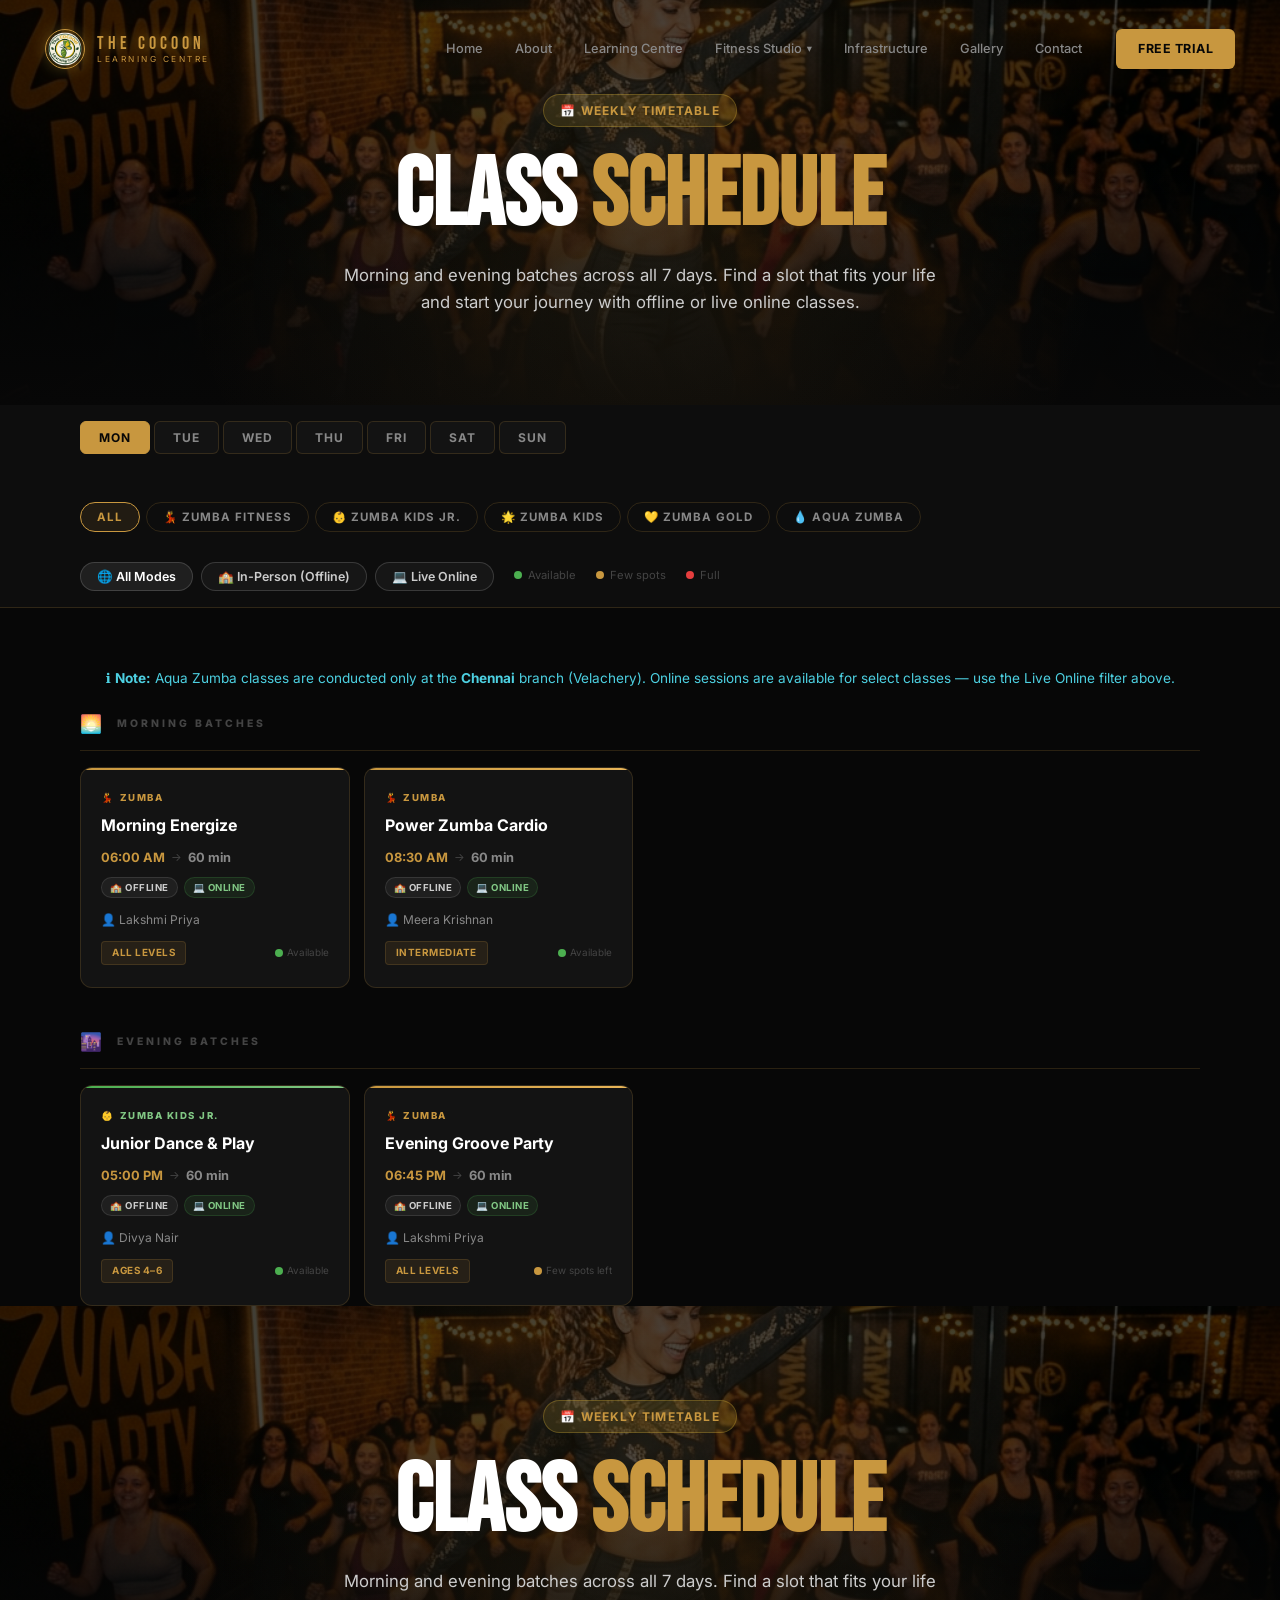
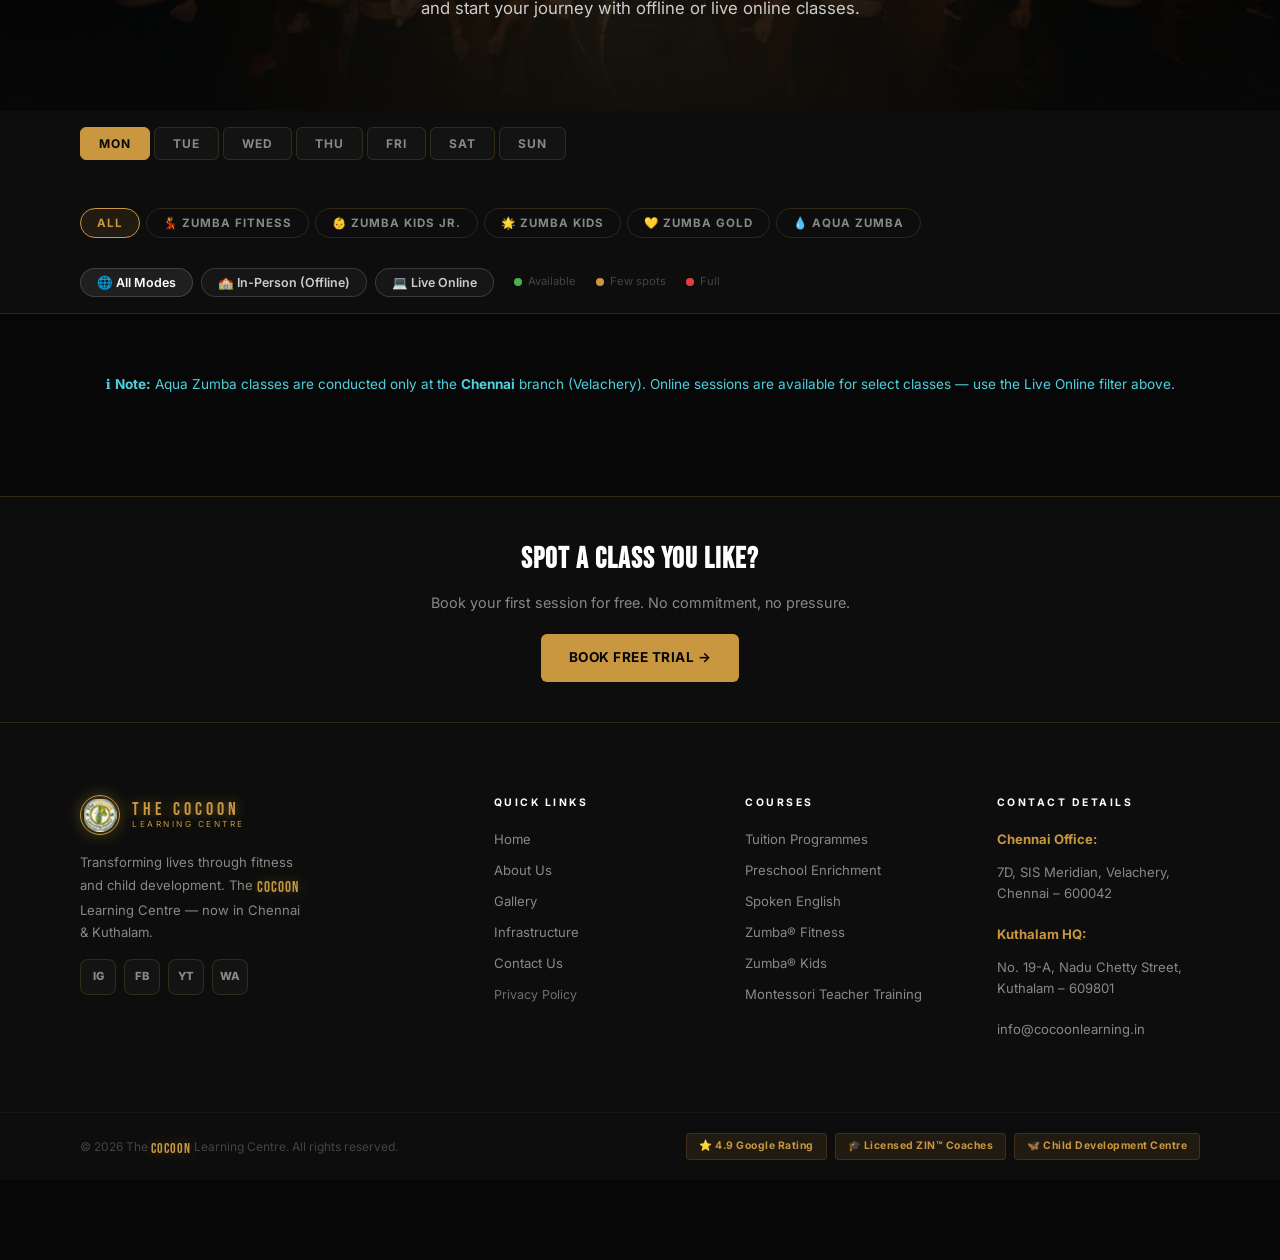
<file: schedule.html>
<!DOCTYPE html>
<html lang="en">
<head>
  <meta charset="UTF-8"/>
  <link rel="icon" href="favicon.ico" sizes="any" />
  <link rel="icon" type="image/png" sizes="192x192" href="images/favicon-192x192.png" />
  <link rel="icon" type="image/png" sizes="48x48" href="images/favicon-48x48.png" />
  <link rel="icon" type="image/png" sizes="32x32" href="images/favicon-32x32.png" />
  <link rel="apple-touch-icon" href="images/apple-touch-icon.png" />
  <meta name="viewport" content="width=device-width, initial-scale=1.0"/>
  <title>Class Schedule (TCLC) — Zumba Timetable | Chennai</title>
  <meta name="description" content="View the full weekly class timetable for Zumba fitness classes at The Cocoon Learning Centre, Chennai. Morning and evening batches available."/>
  <link rel="canonical" href="https://www.cocoonlearning.in/schedule.html" />
  <link rel="preconnect" href="https://fonts.googleapis.com"/>
  <link rel="preconnect" href="https://fonts.gstatic.com" crossorigin/>
  <link href="https://fonts.googleapis.com/css2?family=Bebas+Neue&family=Cormorant+Garamond:ital,wght@0,400;0,500;0,600;1,400;1,500;1,600&family=Inter:wght@300;400;500;600;700&display=swap" rel="stylesheet"/>
  <link rel="stylesheet" href="style.css"/>
  <style>
    /* ── SCHEDULE PAGE SPECIFIC ── */
    .schedule-page { background: var(--bg); }

    .sch-hero {
      position: relative; height: 60vh; min-height: 480px;
      display: flex; align-items: flex-end; overflow: hidden;
    }
    .sch-hero-bg {
      position: absolute; inset: 0;
    }
    .sch-hero-bg img { width: 100%; height: 100%; object-fit: cover; filter: brightness(0.25); }
    .sch-hero-bg::after {
      content: '';
      position: absolute; inset: 0;
      background: linear-gradient(to top, var(--bg) 0%, transparent 60%);
    }
    .sch-hero-content {
      position: relative; z-index: 2;
      padding: 0 80px 64px;
      max-width: 1280px; width: 100%;
    }
    .sch-hero-content .sec-tag { margin-bottom: 16px; }
    .sch-hero-title {
      font-family: var(--ff-display);
      font-size: clamp(4rem, 9vw, 9rem);
      color: var(--white); letter-spacing: 2px; line-height: 0.9;
      margin-bottom: 16px;
    }
    .sch-hero-sub {
      font-size: 1rem; color: var(--g2); max-width: 480px; line-height: 1.7;
    }

    /* Filter controls */
    .sch-controls {
      background: var(--bg2);
      border-bottom: 1px solid var(--goldb);
      position: sticky; top: 68px; z-index: 100;
      padding: 16px 0;
      transition: top 0.3s;
    }
    .sch-controls-inner {
      max-width: 1200px; margin: 0 auto; padding: 0 40px;
      display: flex; align-items: center; justify-content: space-between;
      gap: 16px; flex-wrap: wrap;
    }
    .day-tabs { display: flex; gap: 4px; }
    .day-tab {
      padding: 8px 18px; border-radius: 6px;
      background: var(--bg3); border: 1px solid var(--goldb);
      color: var(--g2); font-size: 0.75rem; font-weight: 700;
      letter-spacing: 1px; text-transform: uppercase; cursor: pointer;
      transition: all 0.25s ease; white-space: nowrap;
    }
    .day-tab:hover { color: var(--gold); border-color: var(--gold3); }
    .day-tab.active { background: var(--gold); border-color: var(--gold); color: var(--bg); }

    .sch-filter-legend-wrap {
      display: flex;
      align-items: center;
      gap: 20px;
      flex-wrap: wrap;
    }

    .type-filters { display: flex; gap: 6px; }
    .type-btn {
      padding: 7px 16px; border-radius: 999px;
      background: transparent; border: 1px solid var(--goldb);
      color: var(--g2); font-size: 0.72rem; font-weight: 700;
      letter-spacing: 1px; text-transform: uppercase; cursor: pointer;
      transition: all 0.25s;
    }
    .type-btn:hover { color: var(--gold); border-color: var(--gold3); }
    .type-btn.active { background: var(--goldt); border-color: var(--gold); color: var(--gold); }

    /* Schedule Board */
    .sch-board-section { padding: 60px 0 80px; }
    #schBoard { display: flex; flex-direction: column; gap: 40px; transition: opacity 0.25s, transform 0.25s; }
    #schBoard.fading { opacity: 0; transform: translateY(8px); }

    .slot-group {}
    .slot-label {
      display: flex; align-items: center; gap: 12px;
      font-size: 0.65rem; font-weight: 800; letter-spacing: 3px;
      text-transform: uppercase; color: var(--g3);
      margin-bottom: 16px; padding-bottom: 12px;
      border-bottom: 1px solid var(--goldb);
    }
    .slot-label-icon { font-size: 1.1rem; }
    .slot-cards {
      display: grid;
      grid-template-columns: repeat(auto-fill, minmax(240px, 1fr));
      gap: 14px;
    }

    /* Individual card */
    .sch-card {
      background: var(--bg3); border: 1px solid var(--goldb);
      border-radius: 12px; padding: 22px 20px;
      position: relative; overflow: hidden;
      animation: cardIn 0.4s cubic-bezier(0.16,1,0.3,1) both;
      transition: transform 0.3s, box-shadow 0.3s, border-color 0.3s;
    }
    .sch-card:hover {
      transform: translateY(-5px);
      box-shadow: 0 16px 40px rgba(0,0,0,0.6);
      border-color: var(--gold3);
    }
    .sch-card::before {
      content: ''; position: absolute; top: 0; left: 0; right: 0; height: 2px;
    }
    .sch-card.card-zumba::before { background: linear-gradient(90deg, var(--gold), var(--gold2)); }
    .sch-card.card-toning::before { background: linear-gradient(90deg, var(--gold3), var(--gold)); }
    .sch-card.card-step::before { background: linear-gradient(90deg, var(--gold2), var(--gold3)); }
    .sch-card.card-junior::before { background: linear-gradient(90deg, #4caf50, #81c784); }
    .sch-card.card-kids::before { background: linear-gradient(90deg, #ff9800, #ffb74d); }
    .sch-card.card-gold::before { background: linear-gradient(90deg, #ffb300, #ffe082); }
    .sch-card.card-aqua::before { background: linear-gradient(90deg, #00bcd4, #4dd0e1); }
    @keyframes cardIn { from { opacity:0; transform: translateY(16px); } to { opacity:1; transform: translateY(0); } }

    .sc-type {
      font-size: 0.6rem; font-weight: 800; letter-spacing: 1.5px;
      text-transform: uppercase; margin-bottom: 10px;
      display: flex; align-items: center; gap: 5px;
    }
    .sch-card.card-zumba .sc-type { color: var(--gold); }
    .sch-card.card-toning .sc-type { color: var(--gold3); }
    .sch-card.card-step .sc-type { color: var(--gold2); }
    .sch-card.card-junior .sc-type { color: #81c784; }
    .sch-card.card-kids .sc-type { color: #ff9800; }
    .sch-card.card-gold .sc-type { color: #ffb300; }
    .sch-card.card-aqua .sc-type { color: #00bcd4; }

    .sc-name {
      font-size: 1rem; font-weight: 700; color: var(--white);
      margin-bottom: 12px; line-height: 1.3;
    }
    .sc-time {
      display: flex; align-items: center; gap: 6px;
      margin-bottom: 8px;
    }
    .sc-time-val { font-size: 0.8rem; font-weight: 700; color: var(--gold); }
    .sc-time-sep { color: var(--g3); font-size: 0.7rem; }
    .sc-coach { font-size: 0.75rem; color: var(--g2); margin-bottom: 12px; }
    .sc-spots {
      display: flex; align-items: center; justify-content: space-between;
    }
    .sc-level {
      display: inline-block; padding: 3px 10px; border-radius: 4px;
      background: var(--goldt); border: 1px solid var(--goldb);
      font-size: 0.62rem; font-weight: 700; color: var(--gold);
      letter-spacing: 0.5px; text-transform: uppercase;
    }
    .sc-spot-indicator {
      width: 8px; height: 8px; border-radius: 50%;
      display: inline-block;
    }
    .sc-spot-indicator.open { background: #4CAF50; }
    .sc-spot-indicator.few  { background: var(--gold); }
    .sc-spot-indicator.full { background: #e53e3e; }
    .sc-spot-text { font-size: 0.62rem; color: var(--g3); display: flex; align-items: center; gap: 4px; }

    /* Empty state */
    .sch-empty {
      text-align: center; padding: 80px 20px;
      color: var(--g3); font-size: 1rem;
    }
    .sch-empty .empty-icon { font-size: 3rem; display: block; margin-bottom: 16px; }

    /* Quick CTA strip */
    .sch-cta-strip {
      background: var(--bg2);
      border-top: 1px solid var(--goldb);
      padding: 40px 0;
      text-align: center;
    }
    .sch-cta-strip h3 {
      font-family: var(--ff-display); font-size: 1.8rem; letter-spacing: 1px;
      color: var(--white); margin-bottom: 8px;
    }
    .sch-cta-strip p { color: var(--g2); font-size: 0.9rem; margin-bottom: 20px; }

    /* Legend */
    .sch-legend {
      display: flex; align-items: center; gap: 20px; flex-wrap: wrap;
      margin-top: 8px;
    }
    .legend-item { display: flex; align-items: center; gap: 6px; font-size: 0.7rem; color: var(--g3); }
    .legend-dot { width: 8px; height: 8px; border-radius: 50%; }

    
    .sch-legend-mobile-only {
      display: none;
    }

    @media (max-width: 768px) {
      .sch-controls .sch-legend {
        display: none !important;
      }
      .sch-legend-mobile-only {
        display: flex !important;
        flex-wrap: wrap !important;
        align-items: center;
        gap: 16px;
        margin-bottom: 24px;
        justify-content: center;
        border-bottom: 1px solid var(--goldb);
        padding-bottom: 12px;
      }
      .sch-legend-mobile-only .legend-item {
        display: flex;
        align-items: center;
        gap: 6px;
        font-size: 0.72rem;
        color: var(--g2);
      }
      .sch-legend-mobile-only .legend-dot {
        width: 8px;
        height: 8px;
        border-radius: 50%;
      }
      .day-tabs::-webkit-scrollbar,
      .type-filters::-webkit-scrollbar {
        display: block !important;
        height: 3px !important;
      }
      .day-tabs::-webkit-scrollbar-track,
      .type-filters::-webkit-scrollbar-track {
        background: rgba(255, 255, 255, 0.02) !important;
      }
      .day-tabs::-webkit-scrollbar-thumb,
      .type-filters::-webkit-scrollbar-thumb {
        background: var(--goldb) !important;
        border-radius: 2px !important;
      }

      .sch-hero-content { padding: 0 20px 48px; }
      .sch-controls {
        top: 64px !important;
        padding: 8px 0;
        overflow: visible !important;
      }
      .sch-controls-inner {
        flex-direction: column;
        align-items: stretch;
        gap: 8px;
        padding: 0 16px;
        width: 100% !important;
        max-width: 100% !important;
        overflow: hidden !important;
      }
      .day-tabs {
        width: calc(100% + 32px) !important;
        flex-wrap: nowrap !important;
        overflow-x: auto !important;
        overflow-y: hidden !important;
        margin: 0 -16px !important;
        padding: 4px 16px !important;
        scrollbar-width: thin !important;
        scrollbar-color: var(--goldb) rgba(255, 255, 255, 0.02) !important;
        -ms-overflow-style: auto !important;
        -webkit-overflow-scrolling: touch !important;
      }
      
      .day-tab {
        flex: 0 0 auto !important;
        padding: 6px 14px !important;
        font-size: 0.68rem !important;
      }
      .sch-filter-legend-wrap {
        flex-direction: column;
        align-items: stretch;
        gap: 12px;
        width: 100% !important;
        max-width: 100% !important;
        overflow: hidden !important;
      }
      .type-filters {
        width: calc(100% + 32px) !important;
        flex-wrap: nowrap !important;
        overflow-x: auto !important;
        overflow-y: hidden !important;
        margin: 0 -16px !important;
        padding: 4px 16px !important;
        scrollbar-width: thin !important;
        scrollbar-color: var(--goldb) rgba(255, 255, 255, 0.02) !important;
        -ms-overflow-style: auto !important;
        -webkit-overflow-scrolling: touch !important;
      }
      
      .type-btn {
        flex: 0 0 auto !important;
        white-space: nowrap !important;
        padding: 6px 12px !important;
        font-size: 0.68rem !important;
      }
      .sch-legend {
        margin-top: 4px;
        justify-content: flex-start;
        gap: 12px;
      }
      .slot-cards { grid-template-columns: 1fr; }
    }

    @media (max-width: 480px) {
      .day-tab { padding: 5px 10px; font-size: 0.65rem; }
    }
  </style>
</head>
<body data-page="schedule" class="schedule-page">

  <!-- PAGE TRANSITION -->
  <div class="page-transition" id="pageTransition"></div>
  <!-- SCROLL PROGRESS -->
  <div class="scroll-progress" id="scrollProgress"></div>
  <!-- CUSTOM CURSOR -->
  <div id="curOuter"></div>
  <div id="curInner"></div>

  <!-- ═══════ NAV ═══════ -->
  <nav id="nav">
    <div class="nav-wrap">
      <a href="index.html" class="logo">
        <div class="logo-mark img-mark"><img src="images/logo.jpg" alt="The Cocoon Logo" /></div>
        <div class="logo-words">
          <span class="lw-top">The Cocoon</span>
          <span class="lw-bot">LEARNING CENTRE</span>
        </div>
      </a>
            <ul class="nav-links" id="navLinks">
        <li><a href="index.html" data-page="home">Home</a></li>
        <li><a href="about.html" data-page="about">About</a></li>
        <li><a href="learning.html" data-page="learning">Learning Centre</a></li>
        <li class="nav-dropdown">
          <a href="fitness-studio.html" data-page="fitness-studio" class="dropdown-toggle">Fitness Studio <span class="arrow">&#9662;</span></a>
          <ul class="dropdown-menu">
            <li><a href="schedule.html" data-page="schedule">Schedule</a></li>
            <li><a href="pricing.html" data-page="pricing">Pricing</a></li>
          </ul>
        </li>
        <li><a href="infrastructure.html" data-page="infrastructure">Infrastructure</a></li>
        <li><a href="gallery.html" data-page="gallery">Gallery</a></li>
        <li><a href="contact.html" data-page="contact">Contact</a></li>
      </ul>
      <div class="nav-right">
        <a href="contact.html" class="btn-primary nav-cta">Free Trial</a>
        <button class="hamburger" id="hamburger" aria-label="Menu">
          <span></span><span></span><span></span>
        </button>
      </div>
    </div>
  </nav>

  <!-- MOBILE DRAWER -->
    <div class="mobile-drawer" id="mobileDrawer">
    <button class="drawer-close" id="drawerClose">&times;</button>
    <ul>
      <li><a href="index.html">Home</a></li>
      <li><a href="about.html">About</a></li>
      <li><a href="learning.html">Learning Centre</a></li>
      <li class="mobile-dropdown">
        <a href="fitness-studio.html">Fitness Studio</a>
        <ul class="mobile-submenu">
          <li><a href="schedule.html">&bull; Schedule</a></li>
          <li><a href="pricing.html">&bull; Pricing</a></li>
        </ul>
      </li>
      <li><a href="infrastructure.html">Infrastructure</a></li>
      <li><a href="gallery.html">Gallery</a></li>
      <li><a href="contact.html">Contact</a></li>
      <li><a href="contact.html" class="drawer-cta">Book Free Trial &rarr;</a></li>
    </ul>
  </div>
  <div class="drawer-overlay" id="nav-drawer-overlay"></div>

  <!-- ═══════ PAGE HERO ═══════ -->
  <div class="sch-hero" style="position:relative; height:45vh; min-height:400px; display:flex; align-items:center; justify-content:center; text-align:center; overflow:hidden; background:var(--bg);">
    <div class="sch-hero-bg">
      <img src="images/hero_main.png" alt="" aria-hidden="true" style="width:100%; height:100%; object-fit:cover; filter:brightness(0.25) saturate(1.2);"/>
    </div>
    <div style="position:absolute; inset:0; background:radial-gradient(circle at 50% 50%, rgba(200,151,63,0.1) 0%, transparent 70%);"></div>
    <div class="sch-hero-content" style="position:relative; z-index:2; padding:0 40px; max-width:900px; margin:0 auto; display:flex; flex-direction:column; align-items:center;">
      <div class="sec-tag" style="display:inline-flex; align-items:center; gap:8px; background:rgba(212,175,55,0.15); border:1px solid rgba(212,175,55,0.3); padding:6px 16px; border-radius:20px; font-size:0.75rem; font-weight:700; color:var(--gold); text-transform:uppercase; letter-spacing:0.1em; margin-bottom:24px;">📅 Weekly Timetable</div>
      <h1 class="sch-hero-title" style="font-family:var(--ff-display); font-size:clamp(3.5rem, 8vw, 6rem); color:var(--white); letter-spacing:0px; line-height:0.95; margin-bottom:20px;">
        CLASS <span style="color:var(--gold);">SCHEDULE</span>
      </h1>
      <p class="sch-hero-sub" style="font-size:1.05rem; color:var(--g1); max-width:600px; line-height:1.6; margin:0 auto;">
        Morning and evening batches across all 7 days. Find a slot that fits your life and start your journey with offline or live online classes.
      </p>
    </div>
  </div>

  <!-- ═══════ STICKY CONTROLS ═══════ -->
  <div class="sch-controls" role="navigation" aria-label="Schedule filters">
    <div class="sch-controls-inner">
      <!-- Day tabs -->
      <div class="day-tabs" role="tablist" aria-label="Day selector">
        <button class="day-tab active" role="tab" aria-selected="true" data-day="monday">Mon</button>
        <button class="day-tab" role="tab" data-day="tuesday">Tue</button>
        <button class="day-tab" role="tab" data-day="wednesday">Wed</button>
        <button class="day-tab" role="tab" data-day="thursday">Thu</button>
        <button class="day-tab" role="tab" data-day="friday">Fri</button>
        <button class="day-tab" role="tab" data-day="saturday">Sat</button>
        <button class="day-tab" role="tab" data-day="sunday">Sun</button>
      </div>

      <!-- Type + legend -->
      <div class="sch-filter-legend-wrap">
        <div class="type-filters" role="group" aria-label="Class type filter">
          <button class="type-btn active" data-type="all">All</button>
          <button class="type-btn" data-type="Zumba">💃 Zumba Fitness</button>
          <button class="type-btn" data-type="Zumba Kids Jr.">👶 Zumba Kids Jr.</button>
          <button class="type-btn" data-type="Zumba Kids">🌟 Zumba Kids</button>
          <button class="type-btn" data-type="Zumba Gold">💛 Zumba Gold</button>
          <button class="type-btn" data-type="Aqua Zumba">💧 Aqua Zumba</button>
        </div>
        <!-- Online / Offline mode filter -->
        <div class="mode-filters" role="group" aria-label="Class mode filter" style="display:flex; gap:8px; margin-top:10px; flex-wrap:wrap;">
          <button class="mode-btn active" data-mode="all" style="padding:6px 16px; border-radius:20px; border:1px solid rgba(255,255,255,0.15); background:rgba(255,255,255,0.08); color:#fff; font-size:0.78rem; font-weight:600; cursor:pointer; transition:all 0.2s;">🌐 All Modes</button>
          <button class="mode-btn" data-mode="offline" style="padding:6px 16px; border-radius:20px; border:1px solid rgba(255,255,255,0.15); background:rgba(255,255,255,0.04); color:#ccc; font-size:0.78rem; font-weight:600; cursor:pointer; transition:all 0.2s;">🏫 In-Person (Offline)</button>
          <button class="mode-btn" data-mode="online" style="padding:6px 16px; border-radius:20px; border:1px solid rgba(255,255,255,0.15); background:rgba(255,255,255,0.04); color:#ccc; font-size:0.78rem; font-weight:600; cursor:pointer; transition:all 0.2s;">💻 Live Online</button>
        </div>
        <div class="sch-legend" aria-label="Spot availability legend">
          <div class="legend-item"><div class="legend-dot" style="background:#4CAF50;"></div>Available</div>
          <div class="legend-item"><div class="legend-dot" style="background:var(--gold);"></div>Few spots</div>
          <div class="legend-item"><div class="legend-dot" style="background:#e53e3e;"></div>Full</div>
        </div>
      </div>
    </div>
  </div>

  <!-- ═══════ SCHEDULE BOARD ═══════ -->
  <section class="sch-board-section">
    <div class="wrap">
      <!-- Mobile-only legend shown above the board -->
      <div class="sch-branch-notice" style="text-align:center; margin-bottom:20px; font-size:0.85rem; color:#4dd0e1; font-family:var(--ff-body);">
        ℹ️ <strong>Note:</strong> Aqua Zumba classes are conducted only at the <strong>Chennai</strong> branch (Velachery). Online sessions are available for select classes — use the Live Online filter above.
      </div>
      <div class="sch-legend-mobile-only" aria-label="Spot availability legend">
        <div class="legend-item"><div class="legend-dot" style="background:#4CAF50;"></div>Available</div>
        <div class="legend-item"><div class="legend-dot" style="background:var(--gold);"></div>Few spots</div>
        <div class="legend-item"><div class="legend-dot" style="background:#e53e3e;"></div>Full</div>
      </div>

      <div id="schBoard" aria-live="polite" aria-atomic="true">
        <!-- JS rendered -->
      </div>
    </div>
  </div>
  <div class="drawer-overlay" id="nav-drawer-overlay"></div>

  <!-- ═══════ PAGE HERO ═══════ -->
  <div class="sch-hero" style="position:relative; height:45vh; min-height:400px; display:flex; align-items:center; justify-content:center; text-align:center; overflow:hidden; background:var(--bg);">
    <div class="sch-hero-bg">
      <img src="images/hero_main.png" alt="" aria-hidden="true" style="width:100%; height:100%; object-fit:cover; filter:brightness(0.25) saturate(1.2);"/>
    </div>
    <div style="position:absolute; inset:0; background:radial-gradient(circle at 50% 50%, rgba(200,151,63,0.1) 0%, transparent 70%);"></div>
    <div class="sch-hero-content" style="position:relative; z-index:2; padding:0 40px; max-width:900px; margin:0 auto; display:flex; flex-direction:column; align-items:center;">
      <div class="sec-tag" style="display:inline-flex; align-items:center; gap:8px; background:rgba(212,175,55,0.15); border:1px solid rgba(212,175,55,0.3); padding:6px 16px; border-radius:20px; font-size:0.75rem; font-weight:700; color:var(--gold); text-transform:uppercase; letter-spacing:0.1em; margin-bottom:24px;">📅 Weekly Timetable</div>
      <h1 class="sch-hero-title" style="font-family:var(--ff-display); font-size:clamp(3.5rem, 8vw, 6rem); color:var(--white); letter-spacing:0px; line-height:0.95; margin-bottom:20px;">
        CLASS <span style="color:var(--gold);">SCHEDULE</span>
      </h1>
      <p class="sch-hero-sub" style="font-size:1.05rem; color:var(--g1); max-width:600px; line-height:1.6; margin:0 auto;">
        Morning and evening batches across all 7 days. Find a slot that fits your life and start your journey with offline or live online classes.
      </p>
    </div>
  </div>

  <!-- ═══════ STICKY CONTROLS ═══════ -->
  <div class="sch-controls" role="navigation" aria-label="Schedule filters">
    <div class="sch-controls-inner">
      <!-- Day tabs -->
      <div class="day-tabs" role="tablist" aria-label="Day selector">
        <button class="day-tab active" role="tab" aria-selected="true" data-day="monday">Mon</button>
        <button class="day-tab" role="tab" data-day="tuesday">Tue</button>
        <button class="day-tab" role="tab" data-day="wednesday">Wed</button>
        <button class="day-tab" role="tab" data-day="thursday">Thu</button>
        <button class="day-tab" role="tab" data-day="friday">Fri</button>
        <button class="day-tab" role="tab" data-day="saturday">Sat</button>
        <button class="day-tab" role="tab" data-day="sunday">Sun</button>
      </div>

      <!-- Type + legend -->
      <div class="sch-filter-legend-wrap">
        <div class="type-filters" role="group" aria-label="Class type filter">
          <button class="type-btn active" data-type="all">All</button>
          <button class="type-btn" data-type="Zumba">💃 Zumba Fitness</button>
          <button class="type-btn" data-type="Zumba Kids Jr.">👶 Zumba Kids Jr.</button>
          <button class="type-btn" data-type="Zumba Kids">🌟 Zumba Kids</button>
          <button class="type-btn" data-type="Zumba Gold">💛 Zumba Gold</button>
          <button class="type-btn" data-type="Aqua Zumba">💧 Aqua Zumba</button>
        </div>
        <!-- Online / Offline mode filter -->
        <div class="mode-filters" role="group" aria-label="Class mode filter" style="display:flex; gap:8px; margin-top:10px; flex-wrap:wrap;">
          <button class="mode-btn active" data-mode="all" style="padding:6px 16px; border-radius:20px; border:1px solid rgba(255,255,255,0.15); background:rgba(255,255,255,0.08); color:#fff; font-size:0.78rem; font-weight:600; cursor:pointer; transition:all 0.2s;">🌐 All Modes</button>
          <button class="mode-btn" data-mode="offline" style="padding:6px 16px; border-radius:20px; border:1px solid rgba(255,255,255,0.15); background:rgba(255,255,255,0.04); color:#ccc; font-size:0.78rem; font-weight:600; cursor:pointer; transition:all 0.2s;">🏫 In-Person (Offline)</button>
          <button class="mode-btn" data-mode="online" style="padding:6px 16px; border-radius:20px; border:1px solid rgba(255,255,255,0.15); background:rgba(255,255,255,0.04); color:#ccc; font-size:0.78rem; font-weight:600; cursor:pointer; transition:all 0.2s;">💻 Live Online</button>
        </div>
        <div class="sch-legend" aria-label="Spot availability legend">
          <div class="legend-item"><div class="legend-dot" style="background:#4CAF50;"></div>Available</div>
          <div class="legend-item"><div class="legend-dot" style="background:var(--gold);"></div>Few spots</div>
          <div class="legend-item"><div class="legend-dot" style="background:#e53e3e;"></div>Full</div>
        </div>
      </div>
    </div>
  </div>

  <!-- ═══════ SCHEDULE BOARD ═══════ -->
  <section class="sch-board-section">
    <div class="wrap">
      <!-- Mobile-only legend shown above the board -->
      <div class="sch-branch-notice" style="text-align:center; margin-bottom:20px; font-size:0.85rem; color:#4dd0e1; font-family:var(--ff-body);">
        ℹ️ <strong>Note:</strong> Aqua Zumba classes are conducted only at the <strong>Chennai</strong> branch (Velachery). Online sessions are available for select classes — use the Live Online filter above.
      </div>
      <div class="sch-legend-mobile-only" aria-label="Spot availability legend">
        <div class="legend-item"><div class="legend-dot" style="background:#4CAF50;"></div>Available</div>
        <div class="legend-item"><div class="legend-dot" style="background:var(--gold);"></div>Few spots</div>
        <div class="legend-item"><div class="legend-dot" style="background:#e53e3e;"></div>Full</div>
      </div>

      <div id="schBoard" aria-live="polite" aria-atomic="true">
        <!-- JS rendered -->
      </div>
    </div>
  </section>

  <!-- ═══════ QUICK CTA ═══════ -->
  <div class="sch-cta-strip">
    <h3>SPOT A CLASS YOU LIKE?</h3>
    <p>Book your first session for free. No commitment, no pressure.</p>
    <a href="contact.html" class="btn-primary">Book Free Trial &rarr;</a>
  </div>

  <!-- ═══════ FOOTER ═══════ -->
  <footer class="footer">
    <div class="footer-top">
      <div class="wrap">
        <div class="footer-grid">
          <div class="fg-brand">
            <a href="index.html" class="logo">
              <div class="logo-mark img-mark"><img src="images/logo.jpg" alt="The Cocoon Logo" /></div>
              <div class="logo-words">
                <span class="lw-top">The Cocoon</span>
                <span class="lw-bot">LEARNING CENTRE</span>
              </div>
            </a>
            <p>Transforming lives through fitness and child development. The <span class="cocoon-brand">Cocoon</span> Learning Centre — now in Chennai &amp; Kuthalam.</p>
            <div class="social-links">
              <a href="https://instagram.com" target="_blank" rel="noopener noreferrer" aria-label="Instagram">IG</a>
              <a href="https://facebook.com" target="_blank" rel="noopener noreferrer" aria-label="Facebook">FB</a>
              <a href="https://youtube.com" target="_blank" rel="noopener noreferrer" aria-label="YouTube">YT</a>
              <a href="https://wa.me/919884501353" target="_blank" rel="noopener noreferrer" aria-label="WhatsApp">WA</a>
            </div>
          </div>
          <div class="fg-col">
            <h5>Quick Links</h5>
            <ul>
              <li><a href="index.html">Home</a></li>
              <li><a href="about.html">About Us</a></li>
              <li><a href="gallery.html">Gallery</a></li>
              <li><a href="infrastructure.html">Infrastructure</a></li>
              <li><a href="contact.html">Contact Us</a></li>
              <li><a href="privacy.html" style="opacity: 0.8; font-size: 0.78rem;">Privacy Policy</a></li>
            </ul>
          </div>
          <div class="fg-col">
            <h5>Courses</h5>
            <ul>
              <li><a href="learning.html">Tuition Programmes</a></li>
              <li><a href="learning.html">Preschool Enrichment</a></li>
              <li><a href="learning.html">Spoken English</a></li>
              <li><a href="fitness-studio.html">Zumba® Fitness</a></li>
              <li><a href="fitness-studio.html">Zumba® Kids</a></li>
              <li><a href="learning.html">Montessori Teacher Training</a></li>
            </ul>
          </div>
          <div class="fg-col">
            <h5>Contact Details</h5>
            <ul>
              <li style="color:var(--gold);font-weight:700;margin-bottom:2px;">Chennai Office:</li>
              <li>7D, SIS Meridian, Velachery, Chennai – 600042</li>
              <li style="color:var(--gold);font-weight:700;margin-top:10px;margin-bottom:2px;">Kuthalam HQ:</li>
              <li>No. 19-A, Nadu Chetty Street, Kuthalam – 609801</li>
              <li style="margin-top:10px;"><a href="mailto:info@cocoonlearning.in">info@cocoonlearning.in</a></li>
            </ul>
          </div>
        </div>
      </div>
    </div>
    <div class="footer-bottom">
      <div class="wrap footer-bottom-inner">
        <p>&copy; <span id="footer-year">2026</span> The <span class="cocoon-brand">Cocoon</span> Learning Centre. All rights reserved.</p>
        <div class="footer-badges">
          <span>⭐ 4.9 Google Rating</span>
          <span>🎓 Licensed ZIN™ Coaches</span>
          <span>🦋 Child Development Centre</span>
        </div>
      </div>
    </div>
  </footer>

  <a href="#" class="back-to-top" id="backToTop" aria-label="Back to top">&uarr;</a>

  <script src="script.js"></script>
  <script>
    /* ── SCHEDULE PAGE CONTROLLER ── */
    (function () {
      let activeDay = 'monday';
      let activeType = 'all';
      let activeMode = 'all';

      const board = document.getElementById('schBoard');

      function makeCard(cls, delay) {
        let typeClass = 'card-zumba';
        let typeIcon = '💃';
        
        if (cls.class === 'Zumba Kids Jr.') {
          typeClass = 'card-junior';
          typeIcon = '👶';
        } else if (cls.class === 'Zumba Kids') {
          typeClass = 'card-kids';
          typeIcon = '🌟';
        } else if (cls.class === 'Zumba Gold') {
          typeClass = 'card-gold';
          typeIcon = '💛';
        } else if (cls.class === 'Aqua Zumba') {
          typeClass = 'card-aqua';
          typeIcon = '💧';
        }

        const spotClass = { open: 'open', few: 'few', full: 'full' }[cls.spots] || 'open';
        const spotLabel = { open: 'Available', few: 'Few spots left', full: 'Full' }[cls.spots] || 'Available';

        const el = document.createElement('div');
        el.className = `sch-card ${typeClass}`;
        el.style.animationDelay = delay + 'ms';
        const modeHtml = `
          <div style="display:flex; gap:6px; margin-bottom:12px; flex-wrap:wrap;">
            <span style="background:rgba(255,255,255,0.05); color:#ccc; border:1px solid rgba(255,255,255,0.1); font-size:0.6rem; padding:2px 8px; border-radius:12px; font-weight:700; text-transform:uppercase; letter-spacing:0.5px;">🏫 Offline</span>
            ${cls.class !== 'Aqua Zumba' ? '<span style="background:rgba(76,175,80,0.1); color:#81c784; border:1px solid rgba(76,175,80,0.2); font-size:0.6rem; padding:2px 8px; border-radius:12px; font-weight:700; text-transform:uppercase; letter-spacing:0.5px;">💻 Online</span>' : ''}
          </div>
        `;

        el.innerHTML = `
          <div class="sc-type"><span>${typeIcon}</span> ${cls.class}</div>
          <div class="sc-name">${cls.title}</div>
          <div class="sc-time">
            <span class="sc-time-val">${cls.time}</span>
            <span class="sc-time-sep">→</span>
            <span class="sc-time-val" style="color:var(--g2)">${cls.duration}</span>
          </div>
          ${modeHtml}
          <div class="sc-coach">👤 ${cls.instructor}</div>
          <div class="sc-spots">
            <span class="sc-level">${cls.level}</span>
            <span class="sc-spot-text">
              <span class="sc-spot-indicator ${spotClass}"></span>${spotLabel}
            </span>
          </div>
        `;
        return el;
      }

      function renderBoard() {
        board.classList.add('fading');
        setTimeout(() => {
          board.innerHTML = '';
          const dayData = SCHEDULE_DATA[activeDay];
          if (!dayData) { board.innerHTML = '<div class="sch-empty"><span class="empty-icon">🌟</span>No classes scheduled today.</div>'; return; }

          let totalCards = 0;

          ['morning', 'evening'].forEach(slot => {
            const classes = (dayData[slot] || []).filter(c => {
              if (activeType !== 'all' && c.class !== activeType) return false;
              if (activeMode === 'online' && c.class === 'Aqua Zumba') return false;
              return true;
            });
            if (!classes.length) return;

            const group = document.createElement('div');
            group.className = 'slot-group';
            const icon = slot === 'morning' ? '🌅' : '🌆';
            const label = slot === 'morning' ? 'Morning Batches' : 'Evening Batches';
            group.innerHTML = `<div class="slot-label"><span class="slot-label-icon">${icon}</span>${label}</div><div class="slot-cards" id="sc-${slot}"></div>`;
            board.appendChild(group);

            const grid = group.querySelector('.slot-cards');
            classes.forEach((cls, i) => {
              grid.appendChild(makeCard(cls, totalCards * 60));
              totalCards++;
            });
          });

          if (!totalCards) {
            board.innerHTML = '<div class="sch-empty"><span class="empty-icon">🔍</span>No classes match your filter for this day.</div>';
          }

          board.classList.remove('fading');
        }, 200);
      }

      /* Day tabs */
      document.querySelectorAll('.day-tab').forEach(btn => {
        btn.addEventListener('click', () => {
          document.querySelectorAll('.day-tab').forEach(b => { b.classList.remove('active'); b.setAttribute('aria-selected','false'); });
          btn.classList.add('active'); btn.setAttribute('aria-selected','true');
          activeDay = btn.dataset.day;
          renderBoard();
        });
      });

      /* Type filter */
      document.querySelectorAll('.type-btn').forEach(btn => {
        btn.addEventListener('click', () => {
          document.querySelectorAll('.type-btn').forEach(b => b.classList.remove('active'));
          btn.classList.add('active');
          activeType = btn.dataset.type;
          renderBoard();
        });
      });

      /* Mode filter */
      document.querySelectorAll('.mode-btn').forEach(btn => {
        btn.addEventListener('click', () => {
          document.querySelectorAll('.mode-btn').forEach(b => { 
            b.classList.remove('active'); 
            b.style.background = 'rgba(255,255,255,0.04)'; 
            b.style.color = '#ccc'; 
          });
          btn.classList.add('active');
          btn.style.background = 'rgba(255,255,255,0.08)';
          btn.style.color = '#fff';
          activeMode = btn.dataset.mode;
          renderBoard();
        });
      });

      // Drag-to-scroll utility for desktop dragging compatibility
      function enableDragScroll(selector) {
        const slider = document.querySelector(selector);
        if (!slider) return;
        let isDown = false;
        let startX;
        let scrollLeft;

        slider.addEventListener('mousedown', (e) => {
          isDown = true;
          slider.style.cursor = 'grabbing';
          startX = e.pageX - slider.offsetLeft;
          scrollLeft = slider.scrollLeft;
        });
        slider.addEventListener('mouseleave', () => {
          isDown = false;
          slider.style.cursor = 'grab';
        });
        slider.addEventListener('mouseup', () => {
          isDown = false;
          slider.style.cursor = 'grab';
        });
        slider.addEventListener('mousemove', (e) => {
          if (!isDown) return;
          e.preventDefault();
          const x = e.pageX - slider.offsetLeft;
          const walk = (x - startX) * 1.5;
          slider.scrollLeft = scrollLeft - walk;
        });

        slider.style.cursor = 'grab';
      }

      enableDragScroll('.day-tabs');
      enableDragScroll('.type-filters');

      renderBoard();
    })();
  </script>
</body>
</html>
</file>
<file: style.css>
/* ============================================================
   COCOON TRAINING ACADEMY — COMPLETE DESIGN SYSTEM
   style.css | v2.0
   Fonts: Bebas Neue · Cormorant Garamond · Inter
   ============================================================ */

/* ── 1. GOOGLE FONTS ─────────────────────────────────────── */
@import url('https://fonts.googleapis.com/css2?family=Bebas+Neue&family=Cormorant+Garamond:ital,wght@0,300;0,400;0,600;0,700;1,300;1,400;1,600;1,700&family=Inter:wght@300;400;500;600;700;800;900&display=swap');

/* ── 2. DESIGN TOKENS ────────────────────────────────────── */
:root {
  /* Background scale */
  --bg:  #070707;
  --bg2: #0d0d0d;
  --bg3: #131313;
  --bg4: #191919;
  --bg5: #1f1f1f;

  /* Gold palette */
  --gold:  #C8973F;
  --gold2: #E8B558;
  --gold3: #8B6420;
  --goldt: rgba(200,151,63,0.10);
  --goldb: rgba(200,151,63,0.18);
  --goldg: rgba(200,151,63,0.35);

  /* Neutrals */
  --cream: #F5F0E8;
  --white: #FFFFFF;
  --g1:    #CCCCCC;
  --g2:    #888888;
  --g3:    #444444;

  /* Typography families */
  --ff-display: 'Bebas Neue', sans-serif;
  --ff-serif:   'Cormorant Garamond', Georgia, serif;
  --ff-body:    'Inter', system-ui, sans-serif;

  /* Radii */
  --r:  10px;
  --r2: 20px;

  /* Easings */
  --ease:  cubic-bezier(0.16,1,0.3,1);
  --ease2: cubic-bezier(0.4,0,0.2,1);

  /* Shadows */
  --shadow-sm:   0 2px 8px rgba(0,0,0,0.4);
  --shadow-md:   0 8px 32px rgba(0,0,0,0.5);
  --shadow-lg:   0 24px 64px rgba(0,0,0,0.6);
  --shadow-gold: 0 0 40px rgba(200,151,63,0.25);

  /* Layout */
  --max-w: 1200px;
  --nav-h: 72px;
}

/* ── 3. BASE RESET ───────────────────────────────────────── */
*, *::before, *::after {
  box-sizing: border-box;
  margin: 0;
  padding: 0;
}

html {
  font-size: 16px;
  scroll-behavior: smooth;
  -webkit-text-size-adjust: 100%;
}

body {
  font-family: var(--ff-body);
  background-color: var(--bg);
  color: var(--g1);
  overflow-x: hidden;
  cursor: auto;
  line-height: 1.6;
  -webkit-font-smoothing: antialiased;
  -moz-osx-font-smoothing: grayscale;
}

img {
  display: block;
  max-width: 100%;
  height: 100%;
  object-fit: cover;
}

a {
  text-decoration: none;
  color: inherit;
}

ul, ol { list-style: none; }

button {
  font-family: var(--ff-body);
  cursor: pointer;
}

input, textarea, select {
  font-family: var(--ff-body);
  font-size: 1rem;
  color: var(--white);
}

/* Custom scrollbar */
::-webkit-scrollbar { width: 3px; }
::-webkit-scrollbar-track { background: var(--bg2); }
::-webkit-scrollbar-thumb {
  background: var(--gold);
  border-radius: 2px;
}
::-webkit-scrollbar-thumb:hover { background: var(--gold2); }
* { scrollbar-width: thin; scrollbar-color: var(--gold) var(--bg2); }

::selection {
  background: var(--gold);
  color: var(--bg);
}

/* ── 4. PAGE TRANSITION ──────────────────────────────────── */
.page-transition {
  position: fixed;
  inset: 0;
  background: var(--bg);
  z-index: 10000;
  opacity: 1;
  pointer-events: none;
  transition: opacity 0.5s var(--ease);
}

.page-transition.done {
  opacity: 0;
  pointer-events: none;
}

/* ── 5. SCROLL PROGRESS BAR ─────────────────────────────── */
.scroll-progress {
  position: fixed;
  top: 0;
  left: 0;
  height: 2px;
  width: 0%;
  background: linear-gradient(90deg, var(--gold3), var(--gold), var(--gold2));
  z-index: 9999;
  pointer-events: none;
  box-shadow: 0 0 8px var(--goldb);
}

/* ── 6. CUSTOM CURSOR ────────────────────────────────────── */
#curOuter {
  position: fixed;
  top: 0;
  left: 0;
  width: 36px;
  height: 36px;
  border: 1.5px solid var(--goldb);
  border-radius: 50%;
  pointer-events: none;
  z-index: 9998;
  transform: translate(-50%,-50%);
  opacity: 0;
  transition: width 0.3s var(--ease),
              height 0.3s var(--ease),
              background 0.3s var(--ease),
              border-color 0.3s var(--ease),
              opacity 0.4s var(--ease);
  will-change: left, top;
}

#curInner {
  position: fixed;
  top: 0;
  left: 0;
  width: 5px;
  height: 5px;
  background: var(--gold);
  border-radius: 50%;
  pointer-events: none;
  z-index: 9997;
  transform: translate(-50%,-50%);
  opacity: 0;
  transition: transform 0.1s linear,
              width 0.2s var(--ease),
              height 0.2s var(--ease),
              opacity 0.4s var(--ease);
  will-change: left, top;
}

.cur-visible {
  opacity: 1 !important;
}

body:has(a:hover) #curOuter,
body:has(button:hover) #curOuter {
  width: 56px;
  height: 56px;
  background: var(--goldt);
  border-color: var(--gold);
}

/* ── 7. LAYOUT UTILITIES ─────────────────────────────────── */
.wrap, .disc-inner {
  max-width: var(--max-w);
  margin: 0 auto;
  padding: 0 40px;
}

.section,
.story-section,
.timeline-section,
.values-section,
.achievements-section,
.pricing-section,
.included-section,
.pricing-faq,
.sch-board-section,
.facility-block,
.amenities-section,
.safety-strip,
.facility-intro,
.testi-feature,
.cta-banner,
.discipline-block,
.combo-block,
.classes-faq,
.page-cta {
  padding: 100px 0;
  position: relative;
  z-index: 1;
}

.section.section-sm { padding: 70px 0; }
.section.section-dark { background: var(--bg2); }

.text-center { text-align: center; }
.text-gold   { color: var(--gold); }
.text-white  { color: var(--white); }
.text-g2     { color: var(--g2); }

/* ── 8. SCROLL REVEAL ────────────────────────────────────── */
.reveal {
  opacity: 0;
  transform: translateY(28px);
  transition: opacity 0.7s var(--ease),
              transform 0.7s var(--ease);
  transition-delay: var(--delay, 0s);
}

.reveal.visible {
  opacity: 1;
  transform: none;
}

/* Legacy fade-up support */
.fade-up {
  opacity: 0;
  transform: translateY(28px);
  transition: opacity 0.7s var(--ease),
              transform 0.7s var(--ease);
  transition-delay: var(--d, 0s);
}
.fade-up.in-view {
  opacity: 1;
  transform: none;
}

/* ── 9. TYPOGRAPHY ───────────────────────────────────────── */
.sec-tag {
  display: inline-block;
  padding: 6px 16px;
  border: 1px solid var(--goldb);
  border-radius: 999px;
  background: var(--goldt);
  color: var(--gold);
  font-family: var(--ff-body);
  font-size: 0.65rem;
  font-weight: 700;
  letter-spacing: 3px;
  text-transform: uppercase;
  margin: 5px;
  margin-bottom: 20px;
}

.cocoon-brand {
  font-family: 'Bebas Neue', var(--ff-display);
  color: var(--gold);
  letter-spacing: 1px;
  text-shadow: 0 0 15px rgba(212,175,55,0.4);
  font-size: 1.15em;
  display: inline-block;
  transform: translateY(2px);
}

.sec-title {
  font-family: var(--ff-display);
  font-size: clamp(2.8rem, 5vw, 5.5rem);
  letter-spacing: 2px;
  color: var(--white);
  line-height: 1;
  margin-bottom: 48px;
}

.sec-title em {
  font-family: var(--ff-serif);
  font-style: italic;
  color: var(--gold);
  font-weight: 600;
  letter-spacing: 0;
}

.sec-subtitle {
  font-family: var(--ff-body);
  color: var(--g2);
  font-size: 1rem;
  line-height: 1.8;
  max-width: 560px;
}

.text-center .sec-subtitle,
.map-header .sec-subtitle,
.section-head.text-center .sec-subtitle {
  margin-left: auto;
  margin-right: auto;
  text-align: center;
}

.section-head {
  margin-bottom: 48px;
}

/* ── 10. BUTTONS ─────────────────────────────────────────── */
.btn-primary {
  display: inline-flex;
  align-items: center;
  gap: 10px;
  padding: 13px 28px;
  background: var(--gold);
  color: var(--bg);
  font-family: var(--ff-body);
  font-size: 0.85rem;
  font-weight: 700;
  letter-spacing: 0.5px;
  text-transform: uppercase;
  border-radius: 6px;
  border: none;
  cursor: pointer;
  position: relative;
  overflow: hidden;
  transition: background 0.3s var(--ease),
              transform 0.3s var(--ease),
              box-shadow 0.3s var(--ease);
  white-space: nowrap;
  text-decoration: none;
}

.btn-primary:hover {
  background: var(--gold2);
  transform: translateY(-2px);
  box-shadow: 0 10px 28px var(--goldg);
}

.btn-primary:active {
  transform: translateY(0);
}

.btn-primary svg {
  transition: transform 0.3s var(--ease);
  flex-shrink: 0;
}

.btn-primary:hover svg {
  transform: translateX(4px);
}

/* Ripple */
.btn-primary .ripple,
.btn-ghost .ripple {
  position: absolute;
  border-radius: 50%;
  background: rgba(255,255,255,0.25);
  transform: scale(0);
  animation: rippleAnim 0.6s linear;
  pointer-events: none;
}

@keyframes rippleAnim {
  to { transform: scale(6); opacity: 0; }
}

.btn-ghost {
  display: inline-flex;
  align-items: center;
  gap: 10px;
  padding: 13px 28px;
  background: transparent;
  color: var(--g1);
  font-family: var(--ff-body);
  font-size: 0.85rem;
  font-weight: 700;
  letter-spacing: 0.5px;
  text-transform: uppercase;
  border-radius: 6px;
  border: 1px solid var(--goldb);
  cursor: pointer;
  position: relative;
  overflow: hidden;
  transition: background 0.3s var(--ease),
              border-color 0.3s var(--ease),
              color 0.3s var(--ease),
              transform 0.3s var(--ease);
  text-decoration: none;
}

.btn-ghost:hover {
  background: var(--goldt);
  border-color: var(--gold);
  color: var(--gold);
  transform: translateY(-2px);
}

/* ── 11. NAVIGATION ──────────────────────────────────────── */
#nav {
  position: fixed;
  top: 0;
  left: 0;
  right: 0;
  z-index: 1000;
  padding: 24px 0;
  transition: background 0.4s var(--ease),
              backdrop-filter 0.4s var(--ease),
              border-color 0.4s var(--ease),
              padding 0.4s var(--ease);
  border-bottom: 1px solid transparent;
  margin: 5px;
}

#nav.scrolled {
  background: rgba(7,7,7,0.90);
  backdrop-filter: blur(20px) saturate(160%);
  -webkit-backdrop-filter: blur(20px) saturate(160%);
  padding: 14px 0;
  border-bottom-color: var(--goldb);
  box-shadow: 0 4px 40px rgba(0,0,0,0.5);
}

.nav-wrap {
  max-width: 1280px;
  margin: 0 auto;
  padding: 0 40px;
  display: flex;
  align-items: center;
}

/* Logo */
.logo {
  display: flex;
  align-items: center;
  gap: 12px;
  text-decoration: none;
  flex-shrink: 0;
}

.logo-mark {
  width: 40px;
  height: 40px;
  background: var(--gold);
  border-radius: 8px;
  display: flex;
  align-items: center;
  justify-content: center;
  font-family: var(--ff-display);
  font-size: 1.5rem;
  color: var(--bg);
  flex-shrink: 0;
  transition: transform 0.3s var(--ease), box-shadow 0.3s var(--ease);
}
.logo-mark.img-mark {
  background: rgba(212,175,55,0.1) !important;
  border-radius: 50% !important;
  border: 1.5px solid var(--gold) !important;
  box-shadow: 0 0 15px rgba(212,175,55,0.3), inset 0 0 10px rgba(212,175,55,0.2) !important;
  padding: 4px;
  overflow: hidden;
  display: flex;
  align-items: center;
  justify-content: center;
}
.logo-mark.img-mark img {
  width: 100%;
  height: 100%;
  border-radius: 50%;
  object-fit: cover;
  transform: scale(1.1); /* Zoom slightly to remove native white space if any */
}


.logo:hover .logo-mark {
  transform: scale(1.05) rotate(-3deg);
  box-shadow: 0 4px 20px var(--goldg);
}

.logo-words {
  display: flex;
  flex-direction: column;
  line-height: 1;
}

.lw-top {
  font-family: var(--ff-display);
  font-size: 1.1rem;
  letter-spacing: 4px;
  color: var(--gold);
  text-shadow: 0 0 12px rgba(212,175,55,0.5);
}

.lw-bot {
  font-size: 0.52rem;
  color: var(--gold);
  letter-spacing: 2.5px;
  text-transform: uppercase;
  margin-top: 2px;
}

/* Nav links list */
.nav-links {
  display: flex;
  align-items: center;
  gap: 4px;
  margin-left: auto;
  list-style: none;
}

.nav-links a {
  display: block;
  padding: 8px 14px;
  font-size: 0.8rem;
  font-weight: 500;
  color: var(--g2);
  border-radius: 6px;
  transition: color 0.3s var(--ease);
  position: relative;
  text-decoration: none;
}

.nav-links a::after {
  content: '';
  position: absolute;
  bottom: 4px;
  left: 14px;
  right: 14px;
  height: 1px;
  background: var(--gold);
  transform: scaleX(0);
  transform-origin: left;
  transition: transform 0.3s var(--ease);
}

.nav-links a:hover,
.nav-links a.active {
  color: var(--white);
}

.nav-links a:hover::after,
.nav-links a.active::after {
  transform: scaleX(1);
}

.nav-links a.active {
  color: var(--gold);
}

/* Nav right group */
.nav-right {
  display: flex;
  align-items: center;
  gap: 16px;
  margin-left: 20px;
}

.nav-cta {
  padding: 10px 22px;
  font-size: 0.78rem;
  border-radius: 6px;
}

/* Hamburger */
.hamburger {
  display: none;
  flex-direction: column;
  gap: 5px;
  background: none;
  border: none;
  cursor: pointer;
  padding: 4px;
}

.hamburger span {
  display: block;
  width: 22px;
  height: 1.5px;
  background: var(--g1);
  border-radius: 2px;
  transition: transform 0.35s var(--ease),
              opacity 0.3s,
              width 0.3s;
  transform-origin: center;
}

.hamburger.open span:nth-child(1) {
  transform: translateY(6.5px) rotate(45deg);
}
.hamburger.open span:nth-child(2) {
  opacity: 0;
  width: 0;
}
.hamburger.open span:nth-child(3) {
  transform: translateY(-6.5px) rotate(-45deg);
}

/* Mobile drawer */
.mobile-drawer {
  position: fixed;
  top: 0;
  right: 0;
  bottom: 0;
  width: 300px;
  z-index: 999;
  background: var(--bg3);
  border-left: 1px solid var(--goldb);
  padding: 80px 32px 40px;
  transform: translateX(100%);
  transition: transform 0.4s var(--ease);
  overflow-y: auto;
}

.mobile-drawer.open {
  transform: translateX(0);
}

.drawer-close {
  position: absolute;
  top: 20px;
  right: 24px;
  background: none;
  border: none;
  color: var(--g2);
  font-size: 1.5rem;
  cursor: pointer;
  line-height: 1;
  transition: color 0.3s;
}

.drawer-close:hover { color: var(--gold); }

.mobile-drawer ul { list-style: none; }

.mobile-drawer a {
  display: block;
  padding: 14px 0;
  border-bottom: 1px solid rgba(255,255,255,0.04);
  color: var(--g2);
  font-size: 1rem;
  font-weight: 500;
  transition: color 0.3s, padding-left 0.3s;
  text-decoration: none;
}

.mobile-drawer a:hover { color: var(--gold); padding-left: 8px; }

.mobile-drawer .drawer-cta {
  display: block;
  margin-top: 24px;
  padding: 14px;
  background: var(--gold);
  color: var(--bg);
  text-align: center;
  border-radius: 6px;
  font-weight: 700;
  font-size: 0.9rem;
  border-bottom: none;
  transition: background 0.3s;
}

.mobile-drawer .drawer-cta:hover {
  background: var(--gold2);
  color: var(--bg);
  padding-left: 14px;
}

/* Drawer overlay */
.drawer-overlay {
  position: fixed;
  inset: 0;
  background: rgba(0,0,0,0.7);
  backdrop-filter: blur(4px);
  z-index: 998;
  opacity: 0;
  pointer-events: none;
  transition: opacity 0.4s var(--ease);
}
.drawer-overlay.open {
  opacity: 1;
  pointer-events: all;
}

/* ── 12. PAGE HERO ───────────────────────────────────────── */
.page-hero {
  position: relative;
  height: 100vh;
  min-height: 580px;
  display: flex;
  align-items: center;
  justify-content: center;
  overflow: hidden;
  background-color: var(--bg2);
}

.page-hero-bg {
  position: absolute;
  inset: 0;
  background-size: cover;
  background-position: center;
  background-repeat: no-repeat;
  filter: brightness(0.3);
  transform: scale(1.06);
  transition: transform 8s var(--ease);
  will-change: transform;
}

.page-hero.loaded .page-hero-bg {
  transform: scale(1);
}

.page-hero::after {
  content: '';
  position: absolute;
  inset: 0;
  background: linear-gradient(
    to bottom,
    rgba(7,7,7,0.2) 0%,
    rgba(7,7,7,0.5) 50%,
    var(--bg) 100%
  );
  z-index: 1;
  pointer-events: none;
}

.page-hero-content {
  position: relative;
  z-index: 2;
  text-align: center;
  max-width: 800px;
  padding: 0 20px;
}

.ph-title {
  font-family: var(--ff-display);
  font-size: clamp(4rem, 10vw, 10rem);
  color: var(--white);
  letter-spacing: 3px;
  line-height: 1.02;
  margin-bottom: 24px;
  animation: slideUp 0.8s var(--ease) both;
}

.ph-sub {
  font-family: var(--ff-body);
  color: var(--g1);
  font-size: 1.05rem;
  line-height: 1.75;
  max-width: 600px;
  margin: 0 auto;
  animation: slideUp 0.8s var(--ease) 0.2s both;
}

@keyframes slideUp {
  from { opacity: 0; transform: translateY(40px); }
  to   { opacity: 1; transform: translateY(0); }
}

/* Scroll cue on page hero */
.page-hero-scroll-cue {
  position: absolute;
  bottom: 40px;
  left: 50%;
  transform: translateX(-50%);
  text-align: center;
  z-index: 2;
}

.hero-scroll-line {
  width: 1px;
  height: 48px;
  background: linear-gradient(to bottom, var(--gold), transparent);
  margin: 0 auto;
  animation: lineGrow 2s ease-in-out infinite;
}

@keyframes lineGrow {
  0%, 100% { opacity: 0.3; transform: scaleY(1); }
  50% { opacity: 1; transform: scaleY(0.6); }
}

/* ── 13. HOME HERO ───────────────────────────────────────── */
.hero {
  min-height: 100vh;
  display: grid;
  grid-template-columns: 1fr 1fr;
  gap: 60px;
  align-items: center;
  padding: 140px 80px 80px;
  position: relative;
  z-index: 1;
}

.hero-content {
  display: flex;
  flex-direction: column;
}

.hero-eyebrow {
  display: flex;
  align-items: center;
  gap: 8px;
  font-size: 0.68rem;
  color: var(--gold);
  letter-spacing: 3px;
  text-transform: uppercase;
  margin-bottom: 28px;
}

.pulse-dot {
  width: 7px;
  height: 7px;
  border-radius: 50%;
  background: var(--gold);
  flex-shrink: 0;
  animation: pulse 2s ease-in-out infinite;
}

@keyframes pulse {
  0%, 100% { box-shadow: 0 0 0 0 var(--goldg); }
  50%       { box-shadow: 0 0 0 8px transparent; }
}

.hero-title {
  display: flex;
  flex-direction: column;
  margin-bottom: 28px;
}

.ht-line {
  font-family: var(--ff-display);
  font-size: clamp(4rem, 8vw, 9rem);
  line-height: 1.02;
  letter-spacing: 2px;
  color: var(--white);
  overflow: hidden;
}

.ht-line em {
  font-family: var(--ff-serif);
  font-style: italic;
  color: var(--gold);
  font-size: clamp(3.5rem, 7vw, 8rem);
}

.ht-1 { animation: slideUp 0.8s var(--ease) 0.1s both; }
.ht-2 { animation: slideUp 0.8s var(--ease) 0.25s both; }
.ht-3 { animation: slideUp 0.8s var(--ease) 0.4s both; }

.hero-sub {
  color: var(--g2);
  font-size: 1rem;
  line-height: 1.8;
  max-width: 440px;
  margin-bottom: 36px;
  animation: slideUp 0.8s var(--ease) 0.55s both;
}

.hero-ctas {
  display: flex;
  gap: 14px;
  flex-wrap: wrap;
  margin-bottom: 48px;
  animation: slideUp 0.8s var(--ease) 0.7s both;
}

.hero-stats {
  display: flex;
  align-items: center;
  gap: 24px;
  animation: slideUp 0.8s var(--ease) 0.85s both;
}

.hs-item { text-align: center; }

.hs-val {
  font-family: var(--ff-display);
  font-size: 2.2rem;
  color: var(--gold);
  letter-spacing: 1px;
  line-height: 1;
}

.hs-label {
  font-size: 0.65rem;
  color: var(--g3);
  text-transform: uppercase;
  letter-spacing: 1.5px;
  margin-top: 4px;
}

.hs-sep {
  width: 1px;
  height: 36px;
  background: var(--goldb);
}

/* Hero visual */
.hero-visual {
  position: relative;
  height: 540px;
}

.hv-main {
  position: absolute;
  top: 0;
  left: 0;
  width: 68%;
  height: 70%;
  border-radius: var(--r2);
  overflow: hidden;
  border: 1px solid var(--goldb);
  animation: floatA 8s ease-in-out infinite;
}

.hv-side {
  position: absolute;
  bottom: 0;
  right: 0;
  width: 58%;
  height: 60%;
  border-radius: var(--r2);
  overflow: hidden;
  border: 1px solid var(--goldb);
  animation: floatB 8s ease-in-out infinite 2s;
}

@keyframes floatA {
  0%, 100% { transform: translateY(0); }
  50%       { transform: translateY(-12px); }
}

@keyframes floatB {
  0%, 100% { transform: translateY(-12px); }
  50%       { transform: translateY(0); }
}

.hv-badge {
  position: absolute;
  top: 16px;
  right: -16px;
  background: var(--gold);
  border-radius: var(--r);
  padding: 16px 20px;
  text-align: center;
  box-shadow: 0 8px 32px var(--goldg);
  z-index: 3;
}

.hv-badge strong {
  font-family: var(--ff-display);
  font-size: 2rem;
  color: var(--bg);
  display: block;
  line-height: 1;
}

.hv-badge span {
  font-size: 0.62rem;
  color: rgba(7,7,7,0.7);
  font-weight: 700;
  text-transform: uppercase;
  letter-spacing: 0.5px;
}

.hero-scroll-cue {
  position: absolute;
  bottom: 40px;
  left: 50%;
  transform: translateX(-50%);
  text-align: center;
  z-index: 2;
}

/* ── 14. MARQUEE STRIP ───────────────────────────────────── */
.marquee-strip {
  position: relative;
  overflow: hidden;
  padding: 20px 0;
  background: var(--bg2);
  border-top: 1px solid var(--goldb);
  border-bottom: 1px solid var(--goldb);
  /* Premium edge fades */
  mask-image: linear-gradient(to right, transparent, #000 12%, #000 88%, transparent);
  -webkit-mask-image: linear-gradient(to right, transparent, #000 12%, #000 88%, transparent);
}

.marquee-track {
  display: flex;
  align-items: center;
  gap: 48px;
  width: max-content;
  animation: marqueeScroll 25s linear infinite;
}

.marquee-track:hover,
.marquee-strip:hover .marquee-track {
  animation-play-state: paused;
}

.mt-text {
  font-family: var(--ff-display);
  font-size: 1.8rem;
  font-weight: 400;
  letter-spacing: 3px;
  text-transform: uppercase;
  color: var(--white);
  white-space: nowrap;
  transition: color 0.3s;
}

.marquee-track:hover .mt-text {
  color: var(--gold2);
}

.mt-sep {
  color: var(--gold);
  font-size: 1rem;
  display: inline-flex;
  align-items: center;
  user-select: none;
}

/* Duplicate for seamless loop */
.marquee-track::after {
  content: attr(data-dup);
}

@keyframes marqueeScroll {
  0%   { transform: translateX(0); }
  100% { transform: translateX(-50%); }
}

.tagline-strip {
  background: var(--bg3);
  border-top: 1px solid var(--goldb);
  border-bottom: 1px solid var(--goldb);
  padding: 32px 0;
  position: relative;
  z-index: 2;
}

.tagline-text {
  font-family: var(--ff-serif);
  font-style: italic;
  font-size: 1.35rem;
  color: var(--gold2);
  letter-spacing: 0.5px;
  line-height: 1.5;
  margin: 0;
}

/* ── 15. DISCIPLINES SECTION (HOME) ──────────────────────── */
.disciplines-section {
  overflow: hidden;
  padding-top: 140px;
  padding-bottom: 0;
}

.disc-panels {
  display: grid;
  grid-template-columns: 1.6fr 1fr 1fr;
  height: 650px;
}


/* ── Disc Badge & Panel Rebranding Accents ── */
.disc-badge {
  display: inline-block;
  font-family: var(--ff-body);
  font-size: 0.7rem;
  font-weight: 800;
  letter-spacing: 2px;
  text-transform: uppercase;
  padding: 6px 14px;
  border-radius: 4px;
  margin-bottom: 16px;
  width: fit-content;
}
.disc-badge.primary-badge {
  background: rgba(76, 175, 80, 0.15);
  color: #81c784;
  border: 1px solid rgba(76, 175, 80, 0.3);
}
.disc-badge.secondary-badge {
  background: rgba(200, 151, 63, 0.15);
  color: var(--gold2);
  border: 1px solid var(--goldb);
}
.disc-panel.disc-learning .disc-desc {
  max-width: 480px;
}

.disc-panel {
  position: relative;
  overflow: hidden;
  cursor: pointer;
  display: flex;
  flex-direction: column;
  justify-content: flex-end;
}

.disc-panel-bg {
  position: absolute;
  inset: 0;
}

.disc-panel-bg img {
  width: 100%;
  height: 100%;
  object-fit: cover;
  filter: brightness(0.3);
  transition: filter 0.6s var(--ease), transform 0.6s var(--ease);
}

.disc-panel:hover .disc-panel-bg img {
  filter: brightness(0.5);
  transform: scale(1.04);
}

.disc-content {
  position: relative;
  z-index: 2;
  padding: 48px;
  background: linear-gradient(to top, var(--bg) 20%, transparent 100%);
}

.disc-num {
  font-family: var(--ff-display);
  font-size: 5rem;
  color: rgba(255,255,255,0.05);
  line-height: 1;
  margin-bottom: 4px;
}

.disc-title {
  font-family: var(--ff-display);
  font-size: 2.2rem;
  letter-spacing: 1px;
  color: var(--white);
  margin-bottom: 12px;
}

.disc-desc {
  font-size: 0.88rem;
  color: var(--g1);
  line-height: 1.7;
  margin-bottom: 20px;
  max-width: 360px;
}

.disc-list { margin-bottom: 24px; }

.disc-list li {
  font-size: 0.82rem;
  color: var(--g2);
  padding: 7px 0 7px 16px;
  border-bottom: 1px solid rgba(255,255,255,0.04);
  position: relative;
}

.disc-list li::before {
  content: '◆';
  color: var(--gold);
  font-size: 0.4rem;
  position: absolute;
  left: 0;
  top: 52%;
  transform: translateY(-50%);
}

/* ── 16. STATS BAND ──────────────────────────────────────── */
.stats-band {
  padding: 72px 0;
  background: var(--bg2);
  border-top: 1px solid var(--goldb);
  border-bottom: 1px solid var(--goldb);
  position: relative;
  overflow: hidden;
}

.stats-band::before {
  content: '';
  position: absolute;
  inset: 0;
  background: radial-gradient(ellipse at center, var(--gold), transparent 70%);
  opacity: 0.05;
  pointer-events: none;
}

.sb-inner {
  max-width: 1000px;
  margin: 0 auto;
  padding: 0 40px;
  display: flex;
  justify-content: space-around;
  align-items: center;
  flex-wrap: wrap;
  gap: 40px;
}

.sb-item { text-align: center; }

.sb-val {
  font-family: var(--ff-display);
  font-size: 4.5rem;
  letter-spacing: 2px;
  color: var(--gold);
  line-height: 1;
}

.sb-label {
  font-size: 0.68rem;
  color: var(--g2);
  text-transform: uppercase;
  letter-spacing: 2px;
  margin-top: 6px;
}

.sb-sep {
  width: 1px;
  height: 56px;
  background: var(--goldb);
}

/* ── 17. TESTIMONIAL FEATURE ─────────────────────────────── */
.testi-feature {
  text-align: center;
  padding: 100px 40px;
  background: var(--bg);
}

.tf-quote-mark {
  font-family: var(--ff-serif);
  font-size: 12rem;
  line-height: 0;
  color: var(--gold);
  opacity: 0.06;
  margin-bottom: 24px;
  display: block;
  user-select: none;
}

.tf-text {
  font-family: var(--ff-serif);
  font-style: italic;
  font-size: clamp(1.3rem, 2.5vw, 2rem);
  color: var(--g1);
  line-height: 1.7;
  max-width: 800px;
  margin: 0 auto 40px;
}

.tf-author {
  display: flex;
  align-items: center;
  gap: 14px;
  justify-content: center;
}

.tf-av {
  width: 48px;
  height: 48px;
  border-radius: 50%;
  background: var(--gold);
  color: var(--bg);
  font-weight: 800;
  display: flex;
  align-items: center;
  justify-content: center;
  font-size: 1rem;
  flex-shrink: 0;
}

.tf-name strong {
  display: block;
  font-size: 0.9rem;
  color: var(--white);
  font-weight: 700;
}

.tf-name span {
  font-size: 0.75rem;
  color: var(--g2);
}

.tf-stars {
  color: var(--gold);
  letter-spacing: 3px;
  font-size: 0.85rem;
}

/* ── 18. CTA BANNER ──────────────────────────────────────── */
.cta-banner {
  position: relative;
  padding: 120px 40px;
  text-align: center;
  overflow: hidden;
}

.cta-banner-bg {
  position: absolute;
  inset: 0;
}

.cta-banner-bg img {
  width: 100%;
  height: 100%;
  object-fit: cover;
  filter: brightness(0.15);
}

.cta-banner-content {
  position: relative;
  z-index: 2;
}

.cta-banner p {
  font-size: 1.1rem;
  color: var(--g1);
  max-width: 600px;
  margin: 0 auto 32px;
  line-height: 1.6;
}

.cta-fine {
  display: block;
  font-size: 0.8rem;
  color: var(--g2);
  margin-top: 20px;
}


.cta-banner h2 {
  font-family: var(--ff-display);
  font-size: clamp(2.5rem, 5vw, 5rem);
  color: var(--white);
  letter-spacing: 2px;
  margin-bottom: 20px;
}

.cta-small {
  font-size: 0.78rem;
  color: var(--g3);
  margin-top: 20px;
}

/* ── 19. STORY SECTION ───────────────────────────────────── */
.story-section {
  background: var(--bg);
}

.story-grid {
  display: grid;
  grid-template-columns: 1fr 1.2fr;
  gap: 80px;
  align-items: center;
}

.story-img {
  position: relative;
  height: 520px;
  border-radius: var(--r2);
  overflow: hidden;
  border: 1px solid var(--goldb);
}

.story-img img {
  width: 100%;
  height: 100%;
  object-fit: cover;
  filter: brightness(0.8);
}

.story-stat-boxes {
  display: flex;
  gap: 16px;
  margin: 28px 0;
}

.story-stat-box {
  background: var(--bg3);
  border: 1px solid var(--goldb);
  border-radius: var(--r);
  padding: 20px 24px;
  text-align: center;
  flex: 1;
}

.story-stat-box strong {
  font-family: var(--ff-display);
  font-size: 2rem;
  color: var(--gold);
  display: block;
  line-height: 1;
}

.story-stat-box span {
  font-size: 0.68rem;
  color: var(--g2);
  text-transform: uppercase;
  letter-spacing: 1px;
  margin-top: 4px;
  display: block;
}

/* ── 20. TIMELINE ────────────────────────────────────────── */
.timeline-section {
  background: var(--bg2);
}

.timeline {
  position: relative;
  max-width: 800px;
  margin: 0 auto;
  padding: 40px 0;
}

.timeline::before {
  content: '';
  position: absolute;
  left: 50%;
  top: 0;
  bottom: 0;
  width: 1px;
  background: var(--goldb);
  z-index: 0;
}

.tl-item {
  display: grid;
  grid-template-columns: 1fr 1fr;
  gap: 48px;
  margin-bottom: 56px;
  align-items: start;
  position: relative;
}

.tl-item:nth-child(odd) .tl-content {
  grid-column: 1;
  text-align: right;
}

.tl-item:nth-child(even) .tl-content {
  grid-column: 2;
}

.tl-year {
  display: inline-block;
  background: var(--gold);
  color: var(--bg);
  font-family: var(--ff-display);
  font-size: 1.2rem;
  padding: 4px 16px;
  border-radius: 999px;
  margin-bottom: 8px;
}

.tl-dot {
  position: absolute;
  left: 50%;
  top: 50%;
  width: 12px;
  height: 12px;
  background: var(--gold);
  border-radius: 50%;
  transform: translate(-50%, -50%);
  z-index: 1;
}

.tl-title {
  font-size: 1rem;
  font-weight: 700;
  color: var(--white);
  margin-bottom: 6px;
}

.tl-desc {
  font-size: 0.83rem;
  color: var(--g2);
  line-height: 1.65;
}

/* ── 21. VALUES GRID ─────────────────────────────────────── */
.values-section { background: var(--bg); }

.values-grid {
  display: grid;
  grid-template-columns: 1.6fr 1fr 1fr;
  gap: 20px;
}

.value-card {
  background: var(--bg3);
  border: 1px solid var(--goldb);
  border-radius: var(--r2);
  padding: 36px 28px;
  text-align: center;
  transition: border-color 0.35s, transform 0.35s var(--ease), box-shadow 0.35s;
}

.value-card:hover {
  border-color: var(--gold3);
  transform: translateY(-6px);
  box-shadow: 0 20px 50px rgba(0,0,0,0.5);
}

.value-icon {
  font-size: 2.5rem;
  display: block;
  margin-bottom: 20px;
}

.value-card h3 {
  font-family: var(--ff-display);
  font-size: 1.6rem;
  letter-spacing: 1px;
  color: var(--white);
  margin-bottom: 12px;
}

.value-card p {
  font-size: 0.85rem;
  color: var(--g2);
  line-height: 1.7;
}

/* ── 22. TEAM / COACH CARDS ──────────────────────────────── */
.team-section { background: var(--bg2); }

.team-grid {
  display: grid;
  grid-template-columns: repeat(2, 1fr);
  gap: 20px;
}

.coach-card {
  background: var(--bg3);
  border: 1px solid var(--goldb);
  border-radius: var(--r2);
  padding: 32px;
  display: flex;
  gap: 24px;
  transition: border-color 0.35s, transform 0.35s var(--ease);
}

.coach-card:hover {
  border-color: var(--gold3);
  transform: translateY(-4px);
}

.cc-avatar {
  width: 64px;
  height: 64px;
  border-radius: var(--r);
  background: var(--gold);
  color: var(--bg);
  font-family: var(--ff-display);
  font-size: 1.6rem;
  display: flex;
  align-items: center;
  justify-content: center;
  flex-shrink: 0;
}

.cc-body h4 {
  font-size: 1.05rem;
  font-weight: 800;
  color: var(--white);
  margin-bottom: 4px;
}

.cc-role {
  font-size: 0.65rem;
  font-weight: 700;
  color: var(--gold);
  text-transform: uppercase;
  letter-spacing: 1px;
  display: block;
  margin-bottom: 10px;
}

.cc-body p {
  font-size: 0.83rem;
  color: var(--g2);
  line-height: 1.6;
  margin-bottom: 14px;
}

.cc-tags {
  display: flex;
  flex-wrap: wrap;
  gap: 6px;
}

.cc-tags span {
  padding: 3px 10px;
  background: var(--goldt);
  border: 1px solid var(--goldb);
  border-radius: 4px;
  font-size: 0.65rem;
  font-weight: 700;
  color: var(--gold);
  letter-spacing: 0.5px;
}

/* ── 23. CLASSES PAGE ────────────────────────────────────── */
.disc-filter-tabs {
  display: flex;
  gap: 8px;
  justify-content: center;
  flex-wrap: wrap;
  margin-bottom: 48px;
}

.dft {
  padding: 9px 20px;
  border-radius: 999px;
  background: var(--bg3);
  border: 1px solid var(--goldb);
  color: var(--g2);
  font-size: 0.75rem;
  font-weight: 700;
  letter-spacing: 1px;
  text-transform: uppercase;
  cursor: pointer;
  transition: all 0.3s var(--ease);
}

.dft:hover { color: var(--gold); border-color: var(--gold3); }
.dft.active { background: var(--gold); color: var(--bg); border-color: var(--gold); }

.discipline-block {
  padding: 50px 0;
  position: relative;
}

.discipline-block + .discipline-block {
  border-top: 1px solid var(--goldb);
}

.disc-block-grid {
  display: grid;
  grid-template-columns: 1fr 1.1fr;
  gap: 72px;
  align-items: center;
}

.disc-block-grid.reverse {
  direction: rtl;
}

.disc-block-grid.reverse > * {
  direction: ltr;
}

.disc-block-img {
  height: 480px;
  border-radius: var(--r2);
  overflow: hidden;
  border: 1px solid var(--goldb);
  position: relative;
}

.disc-block-img img {
  width: 100%;
  height: 100%;
  object-fit: cover;
  filter: brightness(0.7);
}

.sub-programs {
  display: grid;
  grid-template-columns: repeat(2, 1fr);
  gap: 14px;
  margin: 28px 0;
}

.sp-card {
  background: var(--bg3);
  border: 1px solid var(--goldb);
  border-radius: var(--r);
  padding: 20px;
  transition: border-color 0.3s, background 0.3s;
}

.sp-card:hover {
  border-color: var(--gold3);
  background: var(--goldt);
}

.sp-icon {
  font-size: 1.6rem;
  margin-bottom: 10px;
  display: block;
}

.sp-name {
  font-size: 0.9rem;
  font-weight: 700;
  color: var(--white);
  margin-bottom: 6px;
}

.sp-desc {
  font-size: 0.78rem;
  color: var(--g2);
  line-height: 1.6;
}

.level-steps {
  display: flex;
  align-items: center;
  gap: 12px;
  margin: 24px 0;
  flex-wrap: wrap;
}

.ls-step {
  background: var(--bg3);
  border: 1px solid var(--goldb);
  border-radius: 999px;
  padding: 8px 18px;
  font-size: 0.75rem;
  font-weight: 700;
  color: var(--g2);
  white-space: nowrap;
  transition: all 0.3s;
}

.ls-step.active {
  background: var(--gold);
  color: var(--bg);
  border-color: var(--gold);
}

.ls-arrow {
  color: var(--g3);
  font-size: 1.2rem;
}

/* ── 24. SCHEDULE PAGE ───────────────────────────────────── */
.day-tabs {
  display: flex;
  gap: 6px;
  flex-wrap: wrap;
  margin-bottom: 32px;
}

.day-tab {
  padding: 9px 20px;
  border-radius: 8px;
  background: var(--bg3);
  border: 1px solid var(--goldb);
  color: var(--g2);
  font-size: 0.75rem;
  font-weight: 700;
  letter-spacing: 1px;
  text-transform: uppercase;
  cursor: pointer;
  transition: all 0.3s var(--ease);
}

.day-tab:hover { color: var(--gold); border-color: var(--gold3); }
.day-tab.active { background: var(--gold); border-color: var(--gold); color: var(--bg); }

/* Legacy day-btn from home page */
.dt {
  padding: 9px 20px;
  border-radius: 8px;
  background: var(--bg3);
  border: 1px solid var(--goldb);
  color: var(--g2);
  font-size: 0.75rem;
  font-weight: 700;
  letter-spacing: 1px;
  text-transform: uppercase;
  cursor: pointer;
  transition: all 0.3s var(--ease);
}

.dt:hover { color: var(--gold); border-color: var(--gold3); }
.dt.active { background: var(--gold); border-color: var(--gold); color: var(--bg); }

.sch-board {
  display: flex;
  flex-direction: column;
  gap: 32px;
}

.sch-slot-head {
  display: flex;
  align-items: center;
  gap: 10px;
  font-size: 0.65rem;
  font-weight: 800;
  letter-spacing: 3px;
  text-transform: uppercase;
  color: var(--g3);
  margin-bottom: 14px;
  padding-bottom: 10px;
  border-bottom: 1px solid var(--goldb);
}

.sch-cards {
  display: grid;
  grid-template-columns: repeat(auto-fill, minmax(230px, 1fr));
  gap: 12px;
}

.sch-card {
  background: var(--bg3);
  border: 1px solid var(--goldb);
  border-radius: var(--r);
  padding: 20px;
  position: relative;
  overflow: hidden;
  animation: scFade 0.4s var(--ease) both;
  transition: transform 0.3s var(--ease), box-shadow 0.3s, border-color 0.3s;
}

.sch-card:hover {
  transform: translateY(-4px);
  box-shadow: 0 12px 36px rgba(0,0,0,0.5);
  border-color: var(--gold3);
}

.sch-card::before {
  content: '';
  position: absolute;
  top: 0;
  left: 0;
  right: 0;
  height: 2px;
}

.sch-card.zumba-card::before {
  background: linear-gradient(90deg, var(--gold), var(--gold2));
}

.sch-card.sil-card::before {
  background: linear-gradient(90deg, var(--gold3), var(--gold));
}

.sch-badge {
  font-size: 0.62rem;
  font-weight: 800;
  letter-spacing: 1.5px;
  text-transform: uppercase;
  margin-bottom: 8px;
  display: block;
}

.zumba-card .sch-badge { color: var(--gold); }
.sil-card   .sch-badge { color: var(--gold3); }

.sch-name {
  font-size: 0.95rem;
  font-weight: 700;
  color: var(--white);
  margin-bottom: 10px;
  line-height: 1.3;
}

.sch-time-row {
  display: flex;
  align-items: center;
  gap: 6px;
  margin-bottom: 6px;
}

.sch-time-val {
  font-size: 0.78rem;
  font-weight: 700;
  color: var(--gold);
}

.sch-time-arr { color: var(--g3); }

.sch-coach {
  font-size: 0.75rem;
  color: var(--g2);
  margin-bottom: 10px;
}

.sch-level {
  display: inline-block;
  padding: 2px 10px;
  background: var(--goldt);
  border: 1px solid var(--goldb);
  border-radius: 4px;
  font-size: 0.62rem;
  font-weight: 700;
  color: var(--gold);
  letter-spacing: 0.5px;
  text-transform: uppercase;
}

@keyframes scFade {
  from { opacity: 0; transform: translateY(14px); }
  to   { opacity: 1; transform: translateY(0); }
}

/* ── 25. PRICING PAGE ────────────────────────────────────── */
.pricing-toggle {
  display: flex;
  border: 1px solid var(--goldb);
  border-radius: 8px;
  overflow: hidden;
  max-width: 360px;
  margin: 0 auto 52px;
}

.pt-btn {
  flex: 1;
  padding: 11px 20px;
  background: transparent;
  border: none;
  color: var(--g2);
  font-size: 0.8rem;
  font-weight: 700;
  cursor: pointer;
  transition: all 0.3s var(--ease);
  font-family: var(--ff-body);
}

.pt-btn:hover { color: var(--gold); }
.pt-btn.active { background: var(--gold); color: var(--bg); }

.pricing-grid {
  display: grid;
  grid-template-columns: 1.6fr 1fr 1fr;
  gap: 20px;
  align-items: center;
}

.price-card {
  background: var(--bg3);
  border: 1px solid var(--goldb);
  border-radius: var(--r2);
  padding: 36px 28px;
  position: relative;
  transition: border-color 0.3s, transform 0.3s var(--ease), box-shadow 0.3s;
}

.price-card:hover {
  border-color: var(--gold3);
  transform: translateY(-6px);
  box-shadow: var(--shadow-lg);
}

.price-card.featured {
  background: linear-gradient(145deg, var(--bg4), rgba(139,100,32,0.08));
  border-color: var(--gold3);
  transform: scale(1.04);
  box-shadow: 0 0 60px var(--goldt);
}

.price-card.featured:hover {
  transform: scale(1.04) translateY(-6px);
}

.pc-badge {
  position: absolute;
  top: -1px;
  left: 50%;
  transform: translateX(-50%);
  background: var(--gold);
  color: var(--bg);
  font-size: 0.6rem;
  font-weight: 800;
  letter-spacing: 1px;
  text-transform: uppercase;
  padding: 5px 18px;
  border-radius: 0 0 8px 8px;
  white-space: nowrap;
}

.pc-icon {
  font-size: 2.2rem;
  margin-bottom: 16px;
  display: block;
}

.pc-name {
  font-family: var(--ff-display);
  font-size: 1.6rem;
  letter-spacing: 1px;
  color: var(--white);
  margin-bottom: 4px;
}

.pc-tagline {
  font-size: 0.75rem;
  color: var(--g2);
  margin-bottom: 20px;
  display: block;
}

.pc-price {
  font-family: var(--ff-display);
  font-size: 3.5rem;
  letter-spacing: 1px;
  color: var(--gold);
  line-height: 1;
  margin-bottom: 4px;
}

.pc-price sup {
  font-size: 1.5rem;
  vertical-align: top;
  margin-top: 8px;
}

.pc-price-period {
  font-size: 0.75rem;
  color: var(--g2);
  margin-bottom: 24px;
  display: block;
}

.pc-features {
  display: flex;
  flex-direction: column;
  margin-bottom: 28px;
}

.pc-features li {
  font-size: 0.83rem;
  color: var(--g2);
  padding: 9px 0 9px 18px;
  border-bottom: 1px solid rgba(255,255,255,0.04);
  position: relative;
}

.pc-features li::before {
  content: '✓';
  position: absolute;
  left: 0;
  color: var(--gold);
  font-weight: 700;
}

/* Pricing FAQ / Accordion */
.pricing-faq { background: var(--bg2); }

.accordion {
  display: flex;
  flex-direction: column;
}

.accordion-item {
  border-bottom: 1px solid var(--goldb);
}

.accordion-trigger {
  display: flex;
  justify-content: space-between;
  align-items: center;
  padding: 20px 0;
  font-size: 0.9rem;
  font-weight: 600;
  color: var(--white);
  cursor: pointer;
  transition: color 0.3s;
  background: transparent;
  border: none;
  width: 100%;
  text-align: left;
  font-family: var(--ff-body);
}

.accordion-trigger:hover { color: var(--gold); }

.accordion-icon {
  color: var(--gold);
  font-size: 1.2rem;
  transition: transform 0.3s var(--ease);
  flex-shrink: 0;
}

.accordion-item.open .accordion-icon {
  transform: rotate(45deg);
}

.accordion-body {
  max-height: 0;
  overflow: hidden;
  transition: max-height 0.4s var(--ease);
}

.accordion-item.open .accordion-body {
  max-height: 300px;
}

.accordion-body p {
  padding-bottom: 20px;
  color: var(--g2);
  font-size: 0.85rem;
  line-height: 1.7;
}

/* Guarantee strip */
.guarantee-strip {
  display: flex;
  border-top: 1px solid var(--goldb);
  border-bottom: 1px solid var(--goldb);
  padding: 36px 0;
  background: var(--bg2);
  flex-wrap: wrap;
}

.guarantee-item {
  flex: 1;
  text-align: center;
  padding: 0 24px;
  border-right: 1px solid var(--goldb);
  min-width: 140px;
}

.guarantee-item:last-child {
  border-right: none;
}

.guarantee-item strong {
  display: block;
  font-family: var(--ff-display);
  font-size: 1.4rem;
  letter-spacing: 1px;
  color: var(--gold);
  margin-bottom: 4px;
}

.guarantee-item span {
  font-size: 0.75rem;
  color: var(--g2);
}

/* ── 26. CONTACT PAGE ────────────────────────────────────── */
/* Trust strip */
.trust-strip {
  display: flex;
  justify-content: center;
  border-top: 1px solid var(--goldb);
  border-bottom: 1px solid var(--goldb);
  padding: 20px;
  background: var(--bg2);
  flex-wrap: wrap;
}

.ts-item {
  display: flex;
  align-items: center;
  gap: 10px;
  padding: 8px 32px;
  border-right: 1px solid var(--goldb);
}

.ts-item:last-child { border-right: none; }

.ts-icon {
  font-size: 1.2rem;
  flex-shrink: 0;
}

.ts-item strong {
  display: block;
  font-size: 0.82rem;
  font-weight: 700;
  color: var(--white);
}

.ts-item span {
  font-size: 0.72rem;
  color: var(--g2);
}

/* Contact section layout */
.contact-section { background: var(--bg); }

.contact-grid {
  display: grid;
  grid-template-columns: 1.2fr 1fr;
  gap: 72px;
  align-items: start;
}

/* Contact form column */
.contact-form-col {}

/* Trial form */
.trial-form {
  display: flex;
  flex-direction: column;
  gap: 14px;
}

.form-row {
  display: grid;
  grid-template-columns: 1fr 1fr;
  gap: 14px;
}

.fg {
  display: flex;
  flex-direction: column;
  gap: 6px;
}

.fg label {
  font-size: 0.65rem;
  font-weight: 700;
  color: var(--g2);
  letter-spacing: 2px;
  text-transform: uppercase;
}

.fg input,
.fg select,
.fg textarea {
  padding: 13px 16px;
  background: var(--bg4);
  border: 1px solid var(--goldb);
  border-radius: 8px;
  color: var(--white);
  font-size: 0.9rem;
  outline: none;
  transition: border-color 0.3s, box-shadow 0.3s;
  width: 100%;
}

.fg input::placeholder,
.fg textarea::placeholder {
  color: var(--g3);
}

.fg input:focus,
.fg select:focus,
.fg textarea:focus {
  border-color: var(--gold);
  box-shadow: 0 0 0 3px var(--goldt);
}

.fg select {
  cursor: pointer;
  appearance: none;
  -webkit-appearance: none;
  background-image: url("data:image/svg+xml,%3Csvg xmlns='http://www.w3.org/2000/svg' width='12' height='8' viewBox='0 0 12 8'%3E%3Cpath d='M1 1l5 5 5-5' stroke='%23888' stroke-width='1.5' fill='none' stroke-linecap='round'/%3E%3C/svg%3E");
  background-repeat: no-repeat;
  background-position: right 16px center;
  padding-right: 40px;
}

.fg select option {
  background: var(--bg3);
  color: var(--white);
}

.fg textarea {
  height: 100px;
  resize: vertical;
  line-height: 1.6;
}

.form-privacy {
  font-size: 0.72rem;
  color: var(--g3);
  text-align: center;
  margin-top: 4px;
}

/* Success state */
.form-success {
  display: none;
  flex-direction: column;
  align-items: center;
  text-align: center;
  padding: 60px 24px;
  animation: fadeIn 0.5s var(--ease) both;
}

@keyframes fadeIn {
  from { opacity: 0; transform: scale(0.96); }
  to   { opacity: 1; transform: scale(1); }
}

.fs-butterfly {
  font-size: 4rem;
  margin-bottom: 20px;
  animation: float 3s ease-in-out infinite;
}

@keyframes float {
  0%, 100% { transform: translateY(0) rotate(-5deg); }
  50%       { transform: translateY(-12px) rotate(5deg); }
}

.fs-heading {
  font-family: var(--ff-display);
  font-size: clamp(2.5rem, 5vw, 4rem);
  letter-spacing: 3px;
  color: var(--gold);
  margin-bottom: 16px;
}

.fs-sub {
  font-size: 1rem;
  color: var(--g1);
  line-height: 1.7;
  max-width: 360px;
  margin-bottom: 24px;
}

.fs-details {
  display: flex;
  flex-direction: column;
  gap: 10px;
  width: 100%;
  max-width: 320px;
}

.fs-detail-item {
  display: flex;
  align-items: center;
  gap: 10px;
  background: var(--bg3);
  border: 1px solid var(--goldb);
  border-radius: var(--r);
  padding: 12px 16px;
  font-size: 0.82rem;
  color: var(--g2);
}

.fs-d-icon { font-size: 1rem; flex-shrink: 0; }

/* Contact info column */
.contact-info-col {}

.contact-info-heading {
  font-family: var(--ff-display);
  font-size: 1.6rem;
  letter-spacing: 2px;
  color: var(--white);
  margin-bottom: 12px;
}

.info-cards {
  display: flex;
  flex-direction: column;
  gap: 14px;
  margin-top: 24px;
}

.info-card {
  display: flex;
  gap: 14px;
  align-items: flex-start;
  background: var(--bg3);
  border: 1px solid var(--goldb);
  border-radius: var(--r);
  padding: 18px 20px;
  transition: border-color 0.3s, transform 0.3s var(--ease);
}

.info-card:hover {
  border-color: var(--gold3);
  transform: translateX(4px);
}

.ic-icon {
  width: 42px;
  height: 42px;
  border-radius: 8px;
  background: var(--goldt);
  border: 1px solid var(--goldb);
  display: flex;
  align-items: center;
  justify-content: center;
  font-size: 1.1rem;
  flex-shrink: 0;
}

.ic-body strong {
  display: block;
  font-size: 0.78rem;
  font-weight: 700;
  color: var(--white);
  margin-bottom: 4px;
  text-transform: uppercase;
  letter-spacing: 0.5px;
}

.ic-body a,
.ic-body p,
.ic-body span {
  font-size: 0.82rem;
  color: var(--g2);
  display: block;
  line-height: 1.5;
}

.ic-body a {
  color: var(--gold);
  text-decoration: none;
  transition: color 0.3s;
}

.ic-body a:hover { color: var(--gold2); }

.ic-link {
  font-size: 0.75rem !important;
  color: var(--gold) !important;
  margin-top: 6px;
  display: inline-block !important;
}

/* Social links in contact */
.contact-social {
  margin-top: 32px;
}

.contact-social-heading {
  font-size: 0.65rem;
  font-weight: 700;
  color: var(--g3);
  letter-spacing: 3px;
  text-transform: uppercase;
  margin-bottom: 14px;
}

.contact-social-links {
  display: flex;
  gap: 8px;
  flex-wrap: wrap;
}

.csocial-link {
  display: flex;
  align-items: center;
  gap: 8px;
  padding: 8px 16px;
  background: var(--bg3);
  border: 1px solid var(--goldb);
  border-radius: 8px;
  text-decoration: none;
  transition: all 0.3s var(--ease);
}

.csocial-link:hover {
  background: var(--goldt);
  border-color: var(--gold);
  transform: translateY(-2px);
}

.csocial-icon {
  font-size: 0.7rem;
  font-weight: 800;
  color: var(--gold);
  letter-spacing: 0.5px;
}

.csocial-name {
  font-size: 0.75rem;
  font-weight: 600;
  color: var(--g2);
  transition: color 0.3s;
}

.csocial-link:hover .csocial-name { color: var(--white); }

.csocial-wa:hover {
  border-color: #25D366;
  background: rgba(37,211,102,0.08);
}

.csocial-wa .csocial-icon { color: #25D366; }
.csocial-wa:hover .csocial-name { color: #25D366; }

/* Quick facts row */
.contact-quick-facts {
  display: flex;
  align-items: center;
  gap: 0;
  margin-top: 28px;
  background: var(--bg3);
  border: 1px solid var(--goldb);
  border-radius: var(--r);
  overflow: hidden;
}

.cqf-item {
  flex: 1;
  text-align: center;
  padding: 16px 12px;
}

.cqf-item strong {
  display: block;
  font-family: var(--ff-display);
  font-size: 1.4rem;
  color: var(--gold);
  letter-spacing: 1px;
  line-height: 1;
}

.cqf-item span {
  font-size: 0.65rem;
  color: var(--g2);
  text-transform: uppercase;
  letter-spacing: 1px;
  margin-top: 4px;
  display: block;
}

.cqf-sep {
  width: 1px;
  height: 40px;
  background: var(--goldb);
  flex-shrink: 0;
}

/* Map section */
.map-section { background: var(--bg2); }

.map-header { text-align: center; }

.map-container {
  border-radius: var(--r2);
  overflow: hidden;
  border: 1px solid var(--goldb);
  height: 360px;
  box-shadow: 0 8px 40px rgba(0,0,0,0.4);
}

.map-container iframe {
  width: 100%;
  height: 100%;
  border: none;
  display: block;
}

.map-address-strip {
  display: flex;
  justify-content: center;
  gap: 40px;
  flex-wrap: wrap;
  margin-top: 24px;
}

.mas-item {
  display: flex;
  align-items: flex-start;
  gap: 8px;
  font-size: 0.82rem;
  color: var(--g2);
}

.mas-icon { font-size: 1rem; }

/* Mini CTA Section */
.mini-cta-section {
  background: var(--bg);
  border-top: 1px solid var(--goldb);
}

.mini-cta-inner {
  max-width: 640px;
  margin: 0 auto;
}

.mini-cta-actions {
  display: flex;
  gap: 14px;
  justify-content: center;
  flex-wrap: wrap;
  margin-bottom: 20px;
}

.mini-cta-note {
  font-size: 0.75rem;
  color: var(--g3);
  text-align: center;
}

/* ── 27. FOOTER ──────────────────────────────────────────── */
.footer-top {
  padding: 72px 0;
  background: var(--bg2);
  border-top: 1px solid var(--goldb);
}

.footer-grid {
  display: grid;
  grid-template-columns: 1.8fr 1fr 1fr 1fr;
  gap: 48px;
}

.fg-brand {
  display: flex;
  flex-direction: column;
  gap: 0;
}

.fg-brand p {
  font-size: 0.82rem;
  color: var(--g2);
  line-height: 1.7;
  max-width: 220px;
  margin-top: 16px;
}

.social-links {
  display: flex;
  gap: 8px;
  margin-top: 16px;
}

.social-links a {
  width: 36px;
  height: 36px;
  border-radius: 8px;
  background: var(--bg3);
  border: 1px solid var(--goldb);
  display: flex;
  align-items: center;
  justify-content: center;
  font-size: 0.7rem;
  font-weight: 800;
  color: var(--g2);
  text-decoration: none;
  transition: background 0.3s, color 0.3s, border-color 0.3s;
}

.social-links a:hover {
  background: var(--gold);
  color: var(--bg);
  border-color: var(--gold);
}

.fg-col h5 {
  font-size: 0.65rem;
  font-weight: 700;
  color: var(--white);
  letter-spacing: 2.5px;
  text-transform: uppercase;
  margin-bottom: 18px;
}

.fg-col ul {
  display: flex;
  flex-direction: column;
  gap: 10px;
  list-style: none;
}

.fg-col li,
.fg-col a {
  font-size: 0.82rem;
  color: var(--g2);
  text-decoration: none;
  transition: color 0.3s;
}

.fg-col a:hover { color: var(--gold); }

.footer-bottom {
  padding: 20px 0;
  border-top: 1px solid rgba(255,255,255,0.04);
}

.footer-bottom-inner {
  display: flex;
  align-items: center;
  justify-content: space-between;
  flex-wrap: wrap;
  gap: 12px;
}

.footer-bottom p {
  font-size: 0.75rem;
  color: var(--g3);
}

.footer-badges {
  display: flex;
  gap: 8px;
  flex-wrap: wrap;
}

.footer-badges span {
  padding: 4px 12px;
  background: var(--goldt);
  border: 1px solid var(--goldb);
  border-radius: 4px;
  font-size: 0.65rem;
  font-weight: 700;
  color: var(--gold);
  letter-spacing: 0.5px;
}

/* ── 28. BACK TO TOP ─────────────────────────────────────── */
.back-to-top {
  position: fixed;
  bottom: 32px;
  right: 32px;
  width: 44px;
  height: 44px;
  background: var(--gold);
  color: var(--bg);
  border-radius: 8px;
  display: flex;
  align-items: center;
  justify-content: center;
  font-size: 1.1rem;
  font-weight: 700;
  opacity: 0;
  transform: translateY(16px);
  transition: opacity 0.3s var(--ease), transform 0.3s var(--ease), background 0.3s;
  z-index: 900;
  pointer-events: none;
  text-decoration: none;
}

.back-to-top.visible {
  opacity: 1;
  transform: translateY(0);
  pointer-events: auto;
}

.back-to-top:hover {
  background: var(--gold2);
}

/* ── 29. COMBO BLOCK ─────────────────────────────────────── */
.combo-block {
  background: var(--gold);
  color: var(--bg);
}

.combo-block .sec-tag {
  border-color: rgba(7,7,7,0.2);
  color: var(--bg);
  background: rgba(7,7,7,0.1);
}

.combo-block .sec-title { color: var(--bg); }
.combo-block .sec-title em { color: var(--bg); }

.combo-block .btn-primary {
  background: var(--bg);
  color: var(--gold);
}

.combo-block .btn-primary:hover {
  background: var(--bg2);
  box-shadow: 0 10px 28px rgba(0,0,0,0.3);
}

/* ── 30. ACHIEVEMENTS ────────────────────────────────────── */
.achievements-section { background: var(--bg2); }

.achievements-grid {
  display: grid;
  grid-template-columns: repeat(4, 1fr);
  gap: 16px;
}

.ach-tile {
  background: var(--bg3);
  border: 1px solid var(--goldb);
  border-radius: var(--r);
  padding: 28px 20px;
  text-align: center;
  transition: border-color 0.3s, transform 0.3s var(--ease);
}

.ach-tile:hover {
  border-color: var(--gold);
  transform: translateY(-4px);
}

.ach-num {
  font-family: var(--ff-display);
  font-size: 3rem;
  letter-spacing: 1px;
  color: var(--gold);
  line-height: 1;
  margin-bottom: 4px;
}

.ach-label {
  font-size: 0.72rem;
  color: var(--g2);
  text-transform: uppercase;
  letter-spacing: 1px;
}

.ach-year {
  font-size: 0.65rem;
  color: var(--g3);
  margin-top: 4px;
}

/* ── AMBIENT BACKGROUND (home page) ─────────────────────── */
.ambient {
  position: fixed;
  inset: 0;
  pointer-events: none;
  z-index: 0;
  overflow: hidden;
}

.amb-orb {
  position: absolute;
  border-radius: 50%;
  filter: blur(100px);
  opacity: 0.06;
}

.amb-1 {
  width: 600px;
  height: 600px;
  background: var(--gold);
  top: -200px;
  right: -200px;
  animation: ambOrb 20s ease-in-out infinite;
}

.amb-2 {
  width: 400px;
  height: 400px;
  background: var(--gold3);
  bottom: 10%;
  left: -100px;
  animation: ambOrb 25s ease-in-out infinite reverse 5s;
}

.amb-3 {
  width: 300px;
  height: 300px;
  background: var(--gold2);
  top: 50%;
  left: 40%;
  animation: ambOrb 18s ease-in-out infinite 10s;
}

@keyframes ambOrb {
  0%, 100% { transform: translate(0, 0) scale(1); }
  33%       { transform: translate(30px, -20px) scale(1.05); }
  66%       { transform: translate(-20px, 30px) scale(0.95); }
}

/* ── HOME BENTO / CLASS SPLIT / COACHES (index.html compat) ─ */
.bento-sec {}

.bento-grid {
  display: grid;
  grid-template-columns: 1.4fr 1fr 0.6fr 0.6fr 1fr 1fr;
  grid-template-rows: repeat(2, 300px);
  gap: 16px;
}

.bento-card {
  border-radius: var(--r2);
  overflow: hidden;
  background: var(--bg3);
  border: 1px solid var(--goldb);
  position: relative;
  transition: border-color 0.3s, transform 0.3s var(--ease);
}

.bento-card:hover {
  border-color: var(--gold3);
  transform: translateY(-4px);
}

.bc-img-main {
  grid-column: 1 / 2;
  grid-row: 1 / 3;
}

.bc-img-main img,
.bc-img-side img {
  width: 100%;
  height: 100%;
  object-fit: cover;
  filter: brightness(0.6);
}

.bc-img-overlay {
  position: absolute;
  inset: 0;
  display: flex;
  align-items: flex-end;
  padding: 24px;
  background: linear-gradient(to top, rgba(7,7,7,0.7), transparent);
}

.bc-img-quote {
  font-family: var(--ff-serif);
  font-style: italic;
  font-size: 0.9rem;
  color: var(--cream);
  line-height: 1.5;
}

.bc-story {
  grid-column: 2 / 4;
  grid-row: 1 / 2;
}

.bc-inner {
  padding: 28px;
  height: 100%;
  display: flex;
  flex-direction: column;
  justify-content: center;
}

.bc-icon { font-size: 2rem; margin-bottom: 12px; }

.bc-inner h3 {
  font-family: var(--ff-display);
  font-size: 1.4rem;
  letter-spacing: 1px;
  color: var(--white);
  margin-bottom: 12px;
}

.bc-inner p {
  font-size: 0.82rem;
  color: var(--g2);
  line-height: 1.65;
}

.bc-stat {
  grid-row: 2 / 3;
  display: flex;
  flex-direction: column;
  align-items: center;
  justify-content: center;
}

.bc-stat-num {
  font-family: var(--ff-display);
  font-size: 3rem;
  letter-spacing: 2px;
  color: var(--gold);
  line-height: 1;
}

.bc-stat-gold .bc-stat-num { color: var(--gold2); }

.bc-stat-label {
  font-size: 0.7rem;
  color: var(--g2);
  text-transform: uppercase;
  letter-spacing: 1.5px;
  margin-top: 6px;
  text-align: center;
}

.bc-img-side {
  grid-column: 5 / 7;
  grid-row: 1 / 2;
  position: relative;
}

.bc-chip {
  position: absolute;
  bottom: 16px;
  left: 16px;
  background: var(--gold);
  color: var(--bg);
  font-size: 0.7rem;
  font-weight: 700;
  padding: 6px 14px;
  border-radius: 999px;
  letter-spacing: 0.5px;
}

.bc-mission {
  grid-column: 2 / 5;
  grid-row: 2 / 3;
}

.bc-list {
  display: flex;
  flex-direction: column;
  gap: 8px;
  margin-top: 12px;
}

.bc-list li {
  font-size: 0.82rem;
  color: var(--g2);
  line-height: 1.4;
}

/* Class split (home) */
.class-split {
  display: grid;
  grid-template-columns: 1fr 1fr;
  gap: 0;
  height: 600px;
  margin-top: 40px;
}

.cs-panel {
  position: relative;
  overflow: hidden;
  display: flex;
  flex-direction: column;
  justify-content: flex-end;
}

.cs-bg {
  position: absolute;
  inset: 0;
}

.cs-bg img {
  width: 100%;
  height: 100%;
  object-fit: cover;
  filter: brightness(0.25);
  transition: filter 0.6s, transform 0.6s var(--ease);
}

.cs-panel:hover .cs-bg img {
  filter: brightness(0.4);
  transform: scale(1.04);
}

.cs-content {
  position: relative;
  z-index: 2;
  padding: 48px;
  background: linear-gradient(to top, var(--bg) 20%, transparent);
}

.cs-num {
  font-family: var(--ff-display);
  font-size: 4rem;
  color: rgba(255,255,255,0.04);
  line-height: 1;
}

.cs-title {
  font-family: var(--ff-display);
  font-size: 2.2rem;
  letter-spacing: 1px;
  color: var(--white);
  margin-bottom: 10px;
}

.cs-desc {
  font-size: 0.85rem;
  color: var(--g1);
  line-height: 1.65;
  margin-bottom: 16px;
  max-width: 320px;
}

.cs-perks {
  display: flex;
  flex-direction: column;
  gap: 0;
  margin-bottom: 20px;
  list-style: none;
}

.cs-perks li {
  font-size: 0.78rem;
  color: var(--g2);
  padding: 6px 0 6px 14px;
  border-bottom: 1px solid rgba(255,255,255,0.04);
  position: relative;
}

.cs-perks li::before {
  content: '◆';
  font-size: 0.36rem;
  color: var(--gold);
  position: absolute;
  left: 0;
  top: 52%;
  transform: translateY(-50%);
}

.cs-btn {
  display: inline-flex;
  align-items: center;
  gap: 8px;
  padding: 10px 22px;
  background: var(--gold);
  color: var(--bg);
  font-size: 0.78rem;
  font-weight: 700;
  border-radius: 6px;
  text-decoration: none;
  transition: background 0.3s, transform 0.3s;
}

.cs-btn:hover { background: var(--gold2); transform: translateY(-2px); }

/* Prog row (home classes section) */
.prog-row {
  display: grid;
  grid-template-columns: repeat(4, 1fr);
  gap: 16px;
  margin-top: 48px;
}

.prog-card {
  background: var(--bg3);
  border: 1px solid var(--goldb);
  border-radius: var(--r);
  padding: 24px 20px;
  text-align: center;
  transition: border-color 0.3s, transform 0.3s var(--ease);
}

.prog-card:hover {
  border-color: var(--gold3);
  transform: translateY(-4px);
}

.prog-card span { font-size: 2rem; display: block; margin-bottom: 10px; }
.prog-card strong { display: block; font-size: 0.9rem; color: var(--white); font-weight: 700; margin-bottom: 6px; }
.prog-card p { font-size: 0.78rem; color: var(--g2); }

/* Coaches track (home) */
.coaches-track-wrap {
  overflow-x: auto;
  padding: 0 40px;
  scrollbar-width: thin;
  scrollbar-color: var(--gold3) var(--bg2);
}

.coaches-track {
  display: flex;
  gap: 20px;
  padding: 20px 0;
  width: max-content;
}

.coaches-track .coach-card {
  width: 320px;
  flex-shrink: 0;
}

/* Testimonial grid (home) */
.testi-grid {
  display: grid;
  grid-template-columns: 1.4fr 1fr 1fr 1fr;
  gap: 16px;
}

.tg-card {
  background: var(--bg3);
  border: 1px solid var(--goldb);
  border-radius: var(--r2);
  padding: 28px;
  display: flex;
  flex-direction: column;
  gap: 16px;
  transition: border-color 0.3s, transform 0.3s var(--ease);
}

.tg-card:hover {
  border-color: var(--gold3);
  transform: translateY(-4px);
}

.tg-large { grid-column: 1 / 2; }

.tg-quote {
  font-family: var(--ff-serif);
  font-size: 4rem;
  color: var(--gold);
  opacity: 0.3;
  line-height: 1;
}

.tg-card p {
  font-size: 0.85rem;
  color: var(--g1);
  line-height: 1.7;
  flex: 1;
}

.tg-large p { font-size: 0.9rem; }

.tg-author {
  display: flex;
  align-items: center;
  gap: 10px;
}

.tg-av {
  width: 40px;
  height: 40px;
  border-radius: 50%;
  background: var(--gold);
  color: var(--bg);
  font-weight: 800;
  display: flex;
  align-items: center;
  justify-content: center;
  font-size: 0.9rem;
  flex-shrink: 0;
}

.tg-author strong { display: block; font-size: 0.83rem; color: var(--white); }
.tg-author span   { display: block; font-size: 0.72rem; color: var(--g2); }
.tg-stars { font-size: 0.75rem; color: var(--gold); margin-left: auto; }

/* Price cards (home) */
.price-cards {
  display: grid;
  grid-template-columns: 1.6fr 1fr 1fr;
  gap: 20px;
  align-items: center;
}

.pc {
  background: var(--bg3);
  border: 1px solid var(--goldb);
  border-radius: var(--r2);
  padding: 32px 28px;
  position: relative;
  transition: border-color 0.3s, transform 0.3s var(--ease);
}

.pc:hover { border-color: var(--gold3); transform: translateY(-6px); }

.pc-hero {
  background: linear-gradient(145deg, var(--bg4), rgba(139,100,32,0.1));
  border-color: var(--gold3);
  transform: scale(1.04);
  box-shadow: 0 0 60px var(--goldt);
}

.pc-hero:hover { transform: scale(1.04) translateY(-6px); }

.pc .pc-badge {
  position: absolute;
  top: -1px;
  left: 50%;
  transform: translateX(-50%);
  background: var(--gold);
  color: var(--bg);
  font-size: 0.6rem;
  font-weight: 800;
  letter-spacing: 1px;
  text-transform: uppercase;
  padding: 5px 18px;
  border-radius: 0 0 8px 8px;
  white-space: nowrap;
}

.pc-top {
  display: flex;
  align-items: center;
  gap: 12px;
  margin-bottom: 16px;
}

.pc .pc-icon { font-size: 1.8rem; margin-bottom: 0; display: inline; }

.pc-name {
  font-family: var(--ff-display);
  font-size: 1.5rem;
  letter-spacing: 1px;
  color: var(--white);
}

.pc-price {
  font-family: var(--ff-display);
  font-size: 2.8rem;
  color: var(--gold);
  margin-bottom: 16px;
  line-height: 1;
}

.pc-price span {
  font-size: 1rem;
  color: var(--g2);
  font-family: var(--ff-body);
}

.pc-list {
  display: flex;
  flex-direction: column;
  margin-bottom: 24px;
}

.pc-list li {
  font-size: 0.83rem;
  color: var(--g2);
  padding: 8px 0 8px 16px;
  border-bottom: 1px solid rgba(255,255,255,0.04);
  position: relative;
}

.pc-list li::before {
  content: '✓';
  position: absolute;
  left: 0;
  color: var(--gold);
  font-weight: 700;
}

.pc-btn {
  display: block;
  text-align: center;
  padding: 12px 20px;
  border: 1px solid var(--goldb);
  border-radius: 6px;
  font-size: 0.8rem;
  font-weight: 700;
  color: var(--g1);
  text-decoration: none;
  transition: all 0.3s;
}

.pc-btn:hover { border-color: var(--gold); color: var(--gold); background: var(--goldt); }

.pc-btn-primary {
  background: var(--gold);
  color: var(--bg);
  border-color: var(--gold);
}

.pc-btn-primary:hover {
  background: var(--gold2);
  border-color: var(--gold2);
  color: var(--bg);
}

/* Contact section (home) */
.contact-sec {}

.contact-grid-home {
  display: grid;
  grid-template-columns: 1fr 1fr;
  gap: 80px;
  align-items: start;
}

.cg-left {}

.cg-desc {
  font-size: 0.95rem;
  color: var(--g2);
  line-height: 1.7;
  margin-bottom: 32px;
  max-width: 420px;
}

.cg-details {
  display: flex;
  flex-direction: column;
  gap: 14px;
}

.cgd {
  display: flex;
  gap: 14px;
  align-items: flex-start;
}

.cgd-ic {
  width: 40px;
  height: 40px;
  border-radius: 8px;
  background: var(--goldt);
  border: 1px solid var(--goldb);
  display: flex;
  align-items: center;
  justify-content: center;
  font-size: 1rem;
  flex-shrink: 0;
}

.cgd strong { display: block; font-size: 0.78rem; color: var(--white); margin-bottom: 3px; }
.cgd p { font-size: 0.82rem; color: var(--g2); }

.cg-right {}

.form-glass {
  background: var(--bg3);
  border: 1px solid var(--goldb);
  border-radius: var(--r2);
  padding: 36px;
}

.form-glass h3 {
  font-family: var(--ff-display);
  font-size: 1.8rem;
  letter-spacing: 1px;
  color: var(--white);
  margin-bottom: 24px;
}

.fg-row {
  display: grid;
  grid-template-columns: 1fr 1fr;
  gap: 14px;
  margin-bottom: 14px;
}

.form-glass .fg label {
  display: block;
  font-size: 0.65rem;
  font-weight: 700;
  color: var(--g2);
  letter-spacing: 2px;
  text-transform: uppercase;
  margin-bottom: 6px;
}

.form-glass .fg input,
.form-glass .fg select {
  display: block;
  width: 100%;
  padding: 12px 16px;
  background: var(--bg4);
  border: 1px solid var(--goldb);
  border-radius: 8px;
  color: var(--white);
  font-size: 0.88rem;
  outline: none;
  transition: border-color 0.3s, box-shadow 0.3s;
}

.form-glass .fg input:focus,
.form-glass .fg select:focus {
  border-color: var(--gold);
  box-shadow: 0 0 0 3px var(--goldt);
}

.form-glass .fg { margin-bottom: 14px; }

.form-submit {
  display: block;
  width: 100%;
  padding: 14px;
  background: var(--gold);
  color: var(--bg);
  border: none;
  border-radius: 8px;
  font-size: 0.88rem;
  font-weight: 700;
  letter-spacing: 0.5px;
  text-transform: uppercase;
  cursor: pointer;
  transition: background 0.3s, transform 0.3s;
  font-family: var(--ff-body);
}

.form-submit:hover { background: var(--gold2); transform: translateY(-2px); }

.form-success {
  display: none;
  text-align: center;
  padding: 40px 20px;
}

.fs-icon { font-size: 3rem; margin-bottom: 16px; }

.form-success h4 {
  font-family: var(--ff-display);
  font-size: 2rem;
  color: var(--gold);
  margin-bottom: 12px;
}

.form-success p { font-size: 0.88rem; color: var(--g2); line-height: 1.65; }

/* Schedule board (home) */
.schedule-sec {}

.sch-board {}

/* Stats band (home) */
.sb-num {
  font-family: var(--ff-display);
  font-size: 3.5rem;
  color: var(--gold);
  letter-spacing: 2px;
  line-height: 1;
}

.sb-lbl {
  font-size: 0.7rem;
  color: var(--g2);
  text-transform: uppercase;
  letter-spacing: 2px;
  margin-top: 6px;
}

.sb-div {
  width: 1px;
  height: 48px;
  background: var(--goldb);
}

/* Footer (home page compat) */
.footer { background: var(--bg2); }

.ft-top { padding: 60px 0; border-top: 1px solid var(--goldb); }

.ft-inner {
  display: grid;
  grid-template-columns: 1fr 1fr;
  gap: 48px;
  align-items: start;
}

.ft-brand {}
.ft-brand .brand { display: flex; align-items: center; gap: 12px; margin-bottom: 16px; }

.ft-brand p {
  font-size: 0.82rem;
  color: var(--g2);
  line-height: 1.7;
  max-width: 220px;
}

.ft-links { display: flex; gap: 48px; }

.ftl-col h5 {
  font-size: 0.65rem;
  font-weight: 700;
  color: var(--white);
  letter-spacing: 2.5px;
  text-transform: uppercase;
  margin-bottom: 16px;
}

.ftl-col ul { display: flex; flex-direction: column; gap: 8px; }

.ftl-col li,
.ftl-col a {
  font-size: 0.8rem;
  color: var(--g2);
  text-decoration: none;
  transition: color 0.3s;
}

.ftl-col a:hover { color: var(--gold); }

.ft-bottom { padding: 20px 0; border-top: 1px solid rgba(255,255,255,0.04); }

.ft-btm-inner {
  display: flex;
  align-items: center;
  justify-content: space-between;
  flex-wrap: wrap;
  gap: 12px;
}

.ft-btm-inner p { font-size: 0.75rem; color: var(--g3); }

.ft-seals { display: flex; gap: 8px; flex-wrap: wrap; }

.ft-seals span {
  padding: 4px 10px;
  background: var(--goldt);
  border: 1px solid var(--goldb);
  border-radius: 4px;
  font-size: 0.65rem;
  font-weight: 700;
  color: var(--gold);
}

/* Marquee (home compat) */
.marquee {
  overflow: hidden;
  padding: 14px 0;
  background: var(--bg2);
  border-top: 1px solid var(--goldb);
  border-bottom: 1px solid var(--goldb);
}

.mq-track {
  display: flex;
  gap: 48px;
  width: max-content;
  animation: marqueeScroll 28s linear infinite;
  font-family: var(--ff-display);
  font-size: 0.9rem;
  letter-spacing: 3px;
  color: var(--g3);
}

.mq-track span:not(.mq-star) { white-space: nowrap; }
.mq-star { color: var(--gold); }

/* Hero scroll cue (home) */
.hero-scroll {
  position: absolute;
  bottom: 36px;
  left: 50%;
  transform: translateX(-50%);
  display: flex;
  flex-direction: column;
  align-items: center;
  gap: 8px;
  z-index: 2;
}

.hs-line {
  width: 1px;
  height: 40px;
  background: linear-gradient(to bottom, var(--gold), transparent);
  animation: lineGrow 2s ease-in-out infinite;
}

.hero-scroll span {
  font-size: 9px;
  letter-spacing: 3px;
  text-transform: uppercase;
  color: var(--g3);
}

/* Hero visual labels */
.hv-label {
  position: absolute;
  bottom: 14px;
  left: 14px;
  background: rgba(7,7,7,0.7);
  backdrop-filter: blur(8px);
  color: var(--white);
  font-size: 0.72rem;
  font-weight: 700;
  padding: 6px 12px;
  border-radius: 6px;
  z-index: 1;
}

.hv-main, .hv-secondary {
  position: absolute;
  border-radius: var(--r2);
  overflow: hidden;
  border: 1px solid var(--goldb);
}

.hv-main {
  top: 0; left: 0;
  width: 65%; height: 68%;
  animation: floatA 8s ease-in-out infinite;
}

.hv-secondary {
  bottom: 0; right: 0;
  width: 58%; height: 60%;
  animation: floatB 8s ease-in-out infinite 2s;
}

.hv-main img, .hv-secondary img {
  width: 100%; height: 100%; object-fit: cover;
}

.hv-badge-num {
  font-family: var(--ff-display);
  font-size: 1.4rem;
  color: var(--bg);
  line-height: 1;
}

.hv-badge-txt {
  font-size: 0.62rem;
  color: rgba(7,7,7,0.7);
  font-weight: 700;
  text-transform: uppercase;
  letter-spacing: 0.5px;
}

/* Dot */
.dot {
  width: 6px;
  height: 6px;
  border-radius: 50%;
  background: var(--gold);
  display: inline-block;
  animation: pulse 2s ease-in-out infinite;
}

/* Hero counters (home compat) */
.hero-counters {
  display: flex;
  align-items: center;
  gap: 24px;
}

.hc-item { text-align: center; }

.hc-val {
  font-family: var(--ff-display);
  font-size: 2rem;
  color: var(--gold);
  letter-spacing: 1px;
  line-height: 1;
}

.hc-label {
  font-size: 0.62rem;
  color: var(--g3);
  text-transform: uppercase;
  letter-spacing: 1.5px;
  margin-top: 4px;
}

.hc-sep {
  width: 1px;
  height: 32px;
  background: var(--goldb);
}

/* Nav compat (index.html uses #navbar, these pages use #nav) */
#navbar {
  position: fixed;
  top: 0; left: 0; right: 0;
  z-index: 1000;
  height: var(--nav-h);
  display: flex;
  align-items: center;
  padding: 0 40px;
  transition: background 0.4s var(--ease), backdrop-filter 0.4s, border-color 0.4s;
  border-bottom: 1px solid transparent;
}

#navbar.scrolled {
  background: rgba(7,7,7,0.90);
  backdrop-filter: blur(20px);
  border-bottom-color: var(--goldb);
  box-shadow: 0 4px 40px rgba(0,0,0,0.5);
}

/* ── 30. RESPONSIVE BREAKPOINTS ──────────────────────────── */

/* ── 1200px ─ */
@media (max-width: 1200px) {
  .hero { padding: 120px 48px 60px; gap: 40px; }
  .bento-grid { grid-template-columns: 1fr 1fr 1fr; }
  .bc-img-main { grid-column: 1 / 2; grid-row: 1 / 2; }
  .bc-story { grid-column: 2 / 4; grid-row: 1 / 2; }
  .bc-stat { grid-row: auto; }
  .bc-img-side { grid-column: 1 / 2; }
  .bc-mission { grid-column: 2 / 4; }
  .testi-grid { grid-template-columns: 1fr 1fr; }
  .tg-large { grid-column: 1 / 2; }
  .achievements-grid { grid-template-columns: repeat(2, 1fr); }
}

/* ── 1024px ─ */
@media (max-width: 1024px) {
  .nav-wrap { padding: 0 20px; }

  #nav {
    padding: 12px 0 !important;
    background: rgba(7,7,7,0.92) !important;
    backdrop-filter: blur(20px) !important;
    -webkit-backdrop-filter: blur(20px) !important;
    border-bottom: 1px solid var(--goldb) !important;
  }
  .nav-cta {
    display: none !important;
  }
  .nav-right {
    margin-left: auto;
  }

  .nav-links { display: none; }
  .hamburger { display: flex; }

  .hero {
    grid-template-columns: 1fr;
    padding: 120px 40px 60px;
  }
  .hero-visual { display: none; }

  .disc-panels { grid-template-columns: 1fr; height: auto; }
  
/* ── Disc Badge & Panel Rebranding Accents ── */
.disc-badge {
  display: inline-block;
  font-family: var(--ff-body);
  font-size: 0.7rem;
  font-weight: 800;
  letter-spacing: 2px;
  text-transform: uppercase;
  padding: 6px 14px;
  border-radius: 4px;
  margin-bottom: 16px;
  width: fit-content;
}
.disc-badge.primary-badge {
  background: rgba(76, 175, 80, 0.15);
  color: #81c784;
  border: 1px solid rgba(76, 175, 80, 0.3);
}
.disc-badge.secondary-badge {
  background: rgba(200, 151, 63, 0.15);
  color: var(--gold2);
  border: 1px solid var(--goldb);
}
.disc-panel.disc-learning .disc-desc {
  max-width: 480px;
}

.disc-panel { height: auto; min-height: 600px; }

  .story-grid { grid-template-columns: 1fr; gap: 40px; }
  .story-img { height: 320px; }

  .team-grid { grid-template-columns: 1fr; }

  .pricing-grid { grid-template-columns: 1fr; }
  .price-card.featured { transform: scale(1); }
  .price-card.featured:hover { transform: translateY(-6px); }

  .contact-grid { grid-template-columns: 1fr; gap: 48px; }
  .contact-grid-home { grid-template-columns: 1fr; gap: 48px; }

  .footer-grid { grid-template-columns: 1fr 1fr; gap: 32px; }

  .disc-block-grid { grid-template-columns: 1fr; gap: 40px; }
  .disc-block-img { height: 320px; }
  .disc-block-grid.reverse { direction: ltr; }

  .testi-grid { grid-template-columns: 1fr; }

  .class-split { grid-template-columns: 1fr; height: auto; }
  .cs-panel { height: 400px; }

  .prog-row { grid-template-columns: repeat(2, 1fr); }

  .ft-inner { grid-template-columns: 1fr; }
}

/* ── 768px ─ */
@media (max-width: 768px) {
  .wrap, .disc-inner { padding: 0 20px; }

  .section,
  .story-section,
  .timeline-section,
  .values-section,
  .achievements-section,
  .pricing-section,
  .included-section,
  .pricing-faq,
  .sch-board-section,
  .facility-block,
  .amenities-section,
  .safety-strip,
  .facility-intro,
  .testi-feature,
  .cta-banner,
  .discipline-block,
  .combo-block,
  .classes-faq,
  .page-cta {
    padding: 70px 0;
  }
  .section.section-sm { padding: 50px 0; }
  .disciplines-section { padding-top: 90px; padding-bottom: 0; }

  .hero { padding: 100px 20px 60px; gap: 32px; }

  .sec-title { font-size: clamp(2rem, 7vw, 3.5rem); }

  .values-grid { grid-template-columns: 1fr; }

  .sub-programs { grid-template-columns: 1fr; }

  .day-tabs { flex-wrap: wrap; }
  .day-tab { padding: 8px 14px; font-size: 0.68rem; }

  .dt { padding: 8px 14px; font-size: 0.68rem; }

  .disc-panels { grid-template-columns: 1fr; }
  
/* ── Disc Badge & Panel Rebranding Accents ── */
.disc-badge {
  display: inline-block;
  font-family: var(--ff-body);
  font-size: 0.7rem;
  font-weight: 800;
  letter-spacing: 2px;
  text-transform: uppercase;
  padding: 6px 14px;
  border-radius: 4px;
  margin-bottom: 16px;
  width: fit-content;
}
.disc-badge.primary-badge {
  background: rgba(76, 175, 80, 0.15);
  color: #81c784;
  border: 1px solid rgba(76, 175, 80, 0.3);
}
.disc-badge.secondary-badge {
  background: rgba(200, 151, 63, 0.15);
  color: var(--gold2);
  border: 1px solid var(--goldb);
}
.disc-panel.disc-learning .disc-desc {
  max-width: 480px;
}

.disc-panel { height: auto; min-height: 540px; }
  .disc-content { padding: 28px; }

  .stats-band { padding: 48px 0; }
  .sb-val { font-size: 3rem; }

  .trust-strip { gap: 0; }
  .ts-item { padding: 8px 16px; }
  .ts-item:last-child { border-right: none; }

  .form-row { grid-template-columns: 1fr; }

  .contact-social-links { flex-wrap: wrap; }

  .map-container { height: 280px; }

  .bento-grid { grid-template-columns: 1fr; }

  .testi-grid { grid-template-columns: 1fr; }

  .cta-banner { padding: 80px 20px; }

  .footer-grid { grid-template-columns: 1fr; }

  .story-stat-boxes { display: grid; grid-template-columns: repeat(2, 1fr); gap: 12px; }
  .timeline::before { left: 20px; }
  .tl-item { grid-template-columns: 1fr; gap: 16px; padding-left: 48px; }
  .tl-item:nth-child(odd) .tl-content,
  .tl-item:nth-child(even) .tl-content {
    grid-column: 1;
    text-align: left;
  }
  .tl-dot { left: 20px; }

  .map-address-strip { flex-direction: column; align-items: center; gap: 12px; }

  .mini-cta-actions { flex-direction: column; align-items: center; }

  .guarantee-strip { flex-wrap: wrap; }
  .guarantee-item { min-width: 50%; border-right: none; border-bottom: 1px solid var(--goldb); }
  .guarantee-item:last-child { border-bottom: none; }

  .hero-stats, .hero-counters { gap: 16px; }
  .hs-val, .hc-val { font-size: 1.8rem; }

  .coaches-track-wrap { padding: 0 20px; }
  .coaches-track .coach-card { width: 280px; }

  .achievements-grid { grid-template-columns: repeat(2, 1fr); }

  .contact-quick-facts { flex-wrap: wrap; }
  .cqf-item { min-width: 100px; }
}

/* ── 480px ─ */
@media (max-width: 480px) {
  .logo {
    gap: 8px !important;
  }
  .logo-mark {
    width: 32px !important;
    height: 32px !important;
    font-size: 1.2rem !important;
  }
  .lw-top {
    font-size: 0.85rem !important;
    letter-spacing: 2px !important;
  }
  .lw-bot {
    font-size: 0.45rem !important;
    letter-spacing: 1px !important;
  }

  .footer-grid { grid-template-columns: 1fr; }

  .prog-row { grid-template-columns: 1fr; }

  .class-split { grid-template-columns: 1fr; height: auto; }
  .cs-panel { height: 320px; }

  .pricing-grid { grid-template-columns: 1fr; }

  .price-cards { grid-template-columns: 1fr; }
  .pc-hero { transform: none; }

  .achievements-grid { grid-template-columns: repeat(2, 1fr); }

  .hero { padding: 90px 16px 48px; }

  .ph-title { font-size: clamp(3rem, 12vw, 6rem); }

  .trust-strip { flex-direction: column; align-items: stretch; }
  .ts-item { border-right: none; border-bottom: 1px solid var(--goldb); justify-content: center; }
  .ts-item:last-child { border-bottom: none; }

  .back-to-top { bottom: 16px; right: 16px; width: 38px; height: 38px; }

  .form-glass { padding: 24px; }

  .disc-block-grid { gap: 24px; }
  .disc-block-img { height: 260px; }

  .cqf-item { padding: 12px 8px; }
  .cqf-item strong { font-size: 1.2rem; }

  .mini-cta-actions .btn-primary,
  .mini-cta-actions .btn-ghost {
    width: 100%;
    justify-content: center;
  }

  .sb-inner { padding: 0 20px; }

  .sb-sep, .hs-sep, .hc-sep { display: none; }
}

/* ── PRINT ───────────────────────────────────────────────── */
@media print {
  #nav, #curOuter, #curInner, .page-transition, .scroll-progress,
  .mobile-drawer, .back-to-top, .ambient { display: none !important; }
  body { background: white; color: black; }
}


/* ── ADDITIONAL COMPONENT STYLES FOR SPACING & RESPONSIVENESS ── */

/* Spacing and layout for About Page CTA */
.about-cta {
  background: var(--bg2);
  padding: 120px 0;
  text-align: center;
  position: relative;
  overflow: hidden;
  border-top: 1px solid var(--goldb);
  border-bottom: 1px solid var(--goldb);
}

.about-cta::before {
  content: '';
  position: absolute;
  top: 50%;
  left: 50%;
  transform: translate(-50%, -50%);
  width: 500px;
  height: 500px;
  background: radial-gradient(circle, var(--goldt) 0%, transparent 70%);
  pointer-events: none;
}

.about-cta h2 {
  font-family: var(--ff-display);
  font-size: clamp(3rem, 6vw, 6rem);
  color: var(--white);
  letter-spacing: 2px;
  margin-bottom: 24px;
}

.about-cta p {
  font-family: var(--ff-body);
  color: var(--g1);
  font-size: 1.1rem;
  line-height: 1.8;
  max-width: 600px;
  margin: 0 auto 40px;
}

/* Mobile responsive fixes for Coach Cards to prevent squeezed text */
@media (max-width: 600px) {
  .coach-card {
    flex-direction: column;
    gap: 16px;
    align-items: flex-start;
    padding: 24px !important;
  }
}


/* ── ADDITIONAL MOBILE RESPONSIVENESS OVERRIDES ── */

/* Improve Home Hero layout on Mobile/Tablet */
@media (max-width: 1024px) {
  .hero {
    grid-template-columns: 1fr !important;
    padding: 110px 24px 60px !important;
    gap: 48px !important;
    text-align: center !important;
  }
  .hero-content {
    align-items: center !important;
  }
  .hero-eyebrow {
    justify-content: center !important;
  }
  .hero-sub {
    margin-left: auto !important;
    margin-right: auto !important;
  }
  .hero-ctas {
    justify-content: center !important;
  }
  .hero-stats {
    justify-content: center !important;
    flex-wrap: wrap !important;
  }
  .hero-visual {
    display: block !important;
    height: 380px !important;
    width: 100% !important;
    max-width: 440px !important;
    margin: 0 auto !important;
  }
}

@media (max-width: 480px) {
  .hero-visual {
    height: 280px !important;
  }
}

/* Make schedule filters relative on mobile to prevent obscuring viewport */
@media (max-width: 768px) {
  .sch-controls {
    position: relative !important;
    top: 0 !important;
  }
  /* Reduce accordion padding slightly for mobile */
  .faq-q, .accordion-trigger {
    padding: 16px 20px !important;
  }
}

/* ── 20. KIDS & DEVELOPMENT STYLES ───────────────────── */
.level-badge.junior {
  background: rgba(76, 175, 80, 0.15);
  color: #81c784;
}
.level-badge.senior {
  background: rgba(33, 150, 243, 0.15);
  color: #64b5f6;
}
.sch-card.card-learning::before {
  background: linear-gradient(90deg, #4caf50, #81c784) !important;
}
.sch-card.card-learning .sc-type {
  color: #81c784 !important;
}

/* Learning Center Features Grid */
.learning-features-grid {
  display: grid;
  grid-template-columns: repeat(4, 1fr);
  gap: 16px;
  margin: 40px 0;
}
.learning-feature-card {
  background: var(--bg3);
  border: 1px solid var(--g3);
  border-radius: var(--r);
  padding: 24px 16px;
  text-align: center;
  transition: transform 0.3s var(--ease), border-color 0.3s var(--ease);
}
.learning-feature-card:hover {
  transform: translateY(-5px);
  border-color: #81c784;
}
.lfc-icon {
  font-size: 2.2rem;
  margin-bottom: 12px;
  display: block;
}
.lfc-title {
  font-family: var(--ff-body);
  font-size: 0.95rem;
  font-weight: 700;
  color: var(--white);
  margin-bottom: 6px;
}
.lfc-desc {
  font-size: 0.78rem;
  color: var(--g2);
  line-height: 1.5;
}

/* Sub-program Grid & Cards (shared for Classes & Learning Centre) */
.subprog-grid {
  display: grid;
  grid-template-columns: repeat(2, 1fr);
  gap: 20px;
  margin-bottom: 60px;
}
.subprog-card {
  background: var(--bg3);
  border: 1px solid var(--g3);
  border-radius: var(--r);
  padding: 28px 24px;
  cursor: default;
  transition: border-color 0.3s var(--ease), transform 0.3s var(--ease);
  position: relative;
  overflow: hidden;
  display: flex;
  flex-direction: column;
}
.subprog-card::after {
  content: '';
  position: absolute;
  inset: 0;
  background: linear-gradient(135deg, var(--goldt), transparent);
  opacity: 0;
  transition: opacity 0.3s;
  pointer-events: none;
}
.subprog-card:hover {
  border-color: var(--gold);
  transform: translateY(-3px);
}
.subprog-card.green-border:hover {
  border-color: #4caf50 !important;
}
.subprog-card:hover::after {
  opacity: 1;
}
.subprog-icon {
  font-size: 1.8rem;
  margin-bottom: 12px;
  display: block;
}
.subprog-name {
  font-family: var(--ff-body);
  font-size: 0.95rem;
  font-weight: 700;
  color: var(--white);
  margin-bottom: 8px;
}
.subprog-desc {
  font-family: var(--ff-body);
  font-size: 0.82rem;
  color: var(--g2);
  line-height: 1.55;
  margin-bottom: 12px;
  flex-grow: 1;
}
.subprog-heading {
  font-family: var(--ff-body);
  font-size: 0.75rem;
  font-weight: 700;
  letter-spacing: 0.18em;
  text-transform: uppercase;
  color: var(--g2);
  margin-bottom: 20px;
}
.level-badge {
  display: inline-block;
  font-family: var(--ff-body);
  font-size: 0.65rem;
  font-weight: 700;
  letter-spacing: 0.1em;
  text-transform: uppercase;
  padding: 4px 10px;
  border-radius: 20px;
  background: var(--goldb);
  color: var(--gold2);
  align-self: flex-start;
}
.level-badge.beginner {
  background: rgba(100, 200, 100, 0.12);
  color: #6dc86d;
}
.level-badge.intermediate {
  background: rgba(200, 151, 63, 0.18);
  color: var(--gold2);
}
.level-badge.advanced {
  background: rgba(200, 80, 80, 0.12);
  color: #e07070;
}
.level-badge.all {
  background: rgba(130, 130, 200, 0.12);
  color: #a0a0e0;
}
.level-badge.kids {
  background: rgba(200, 160, 220, 0.15);
  color: #d0a8e8;
}
.level-badge.cert {
  background: rgba(60, 200, 200, 0.12);
  color: #60d0d0;
}

/* Split Grid Layout (shared for Classes & Learning Centre) */
.disc-split {
  display: grid;
  grid-template-columns: 1fr 1fr;
  gap: 50px;
  align-items: start;
  margin-bottom: 50px;
}
.disc-split-img {
  position: relative;
  border-radius: var(--r2);
  overflow: hidden;
  aspect-ratio: 3/4;
}
.disc-split-img img {
  width: 100%;
  height: 100%;
  object-fit: cover;
  display: block;
  transition: transform 1s cubic-bezier(0.16, 1, 0.3, 1);
}
.disc-split-img:hover img {
  transform: scale(1.04);
}
.disc-split-img::before {
  content: '';
  position: absolute;
  inset: 0;
  border: 1px solid var(--goldb);
  border-radius: var(--r2);
  z-index: 1;
  pointer-events: none;
}
.disc-tag {
  display: inline-block;
  font-family: 'Cormorant Garamond', serif;
  font-style: italic;
  font-size: 1.1rem;
  color: var(--gold2);
  margin-bottom: 16px;
}
.disc-split-content {
  padding-top: 20px;
}
.disc-split-content h2 {
  font-family: var(--ff-display);
  font-size: clamp(3rem, 5vw, 5rem);
  line-height: .95;
  color: var(--white);
  margin-bottom: 24px;
}
.disc-split-content p {
  font-family: var(--ff-body);
  font-size: 1.05rem;
  color: var(--g1);
  line-height: 1.75;
  margin-bottom: 32px;
}

/* Kids Pricing Box */
.kids-pricing-header {
  margin: 60px 0 30px;
  text-align: center;
}
.kids-pricing-header h3 {
  font-family: var(--ff-display);
  font-size: 2.5rem;
  color: var(--white);
}

@media(max-width: 1024px) {
  .learning-features-grid {
    grid-template-columns: repeat(2, 1fr);
  }
}
@media(max-width: 900px) {
  .subprog-grid {
    grid-template-columns: 1fr;
  }
  .disc-split {
    grid-template-columns: 1fr;
    gap: 24px;
    margin-bottom: 40px !important;
  }
  }
  .disc-split-img {
    aspect-ratio: 16/10;
    order: -1;
  }
  .disc-split-content {
    padding-top: 0;
  }
}
@media(max-width: 600px) {
  .learning-features-grid {
    grid-template-columns: 1fr;
  }
}

/* Zumba Highlights Page Component styles */
.zumba-highlights-row {
  display: grid;
  grid-template-columns: 1fr 1fr;
  gap: 32px;
  margin-top: 60px;
}
.zumba-highlight-col {
  background: var(--bg3);
  border: 1px solid var(--goldb);
  border-radius: var(--r);
  padding: 36px;
  transition: transform 0.3s var(--ease), border-color 0.3s var(--ease);
}
.zumba-highlight-col:hover {
  transform: translateY(-4px);
  border-color: var(--gold3);
}
.zumba-highlight-col h3 {
  font-family: var(--ff-display);
  font-size: 2.2rem;
  color: var(--white);
  letter-spacing: 1px;
  margin-bottom: 20px;
}
.z-highlight-intro {
  font-size: 0.95rem;
  line-height: 1.7;
  color: var(--g1);
  margin-bottom: 24px;
}
.disc-split-content .disc-desc {
  max-width: none;
  font-size: 1.02rem;
  margin-bottom: 28px;
  line-height: 1.7;
}
.z-check-list li {
  display: flex;
  align-items: flex-start;
  gap: 12px;
  font-size: 0.9rem;
  line-height: 1.6;
}
.z-check-list li:not(:last-child) {
  margin-bottom: 10px;
}
.z-check-list {
  list-style: none;
  padding: 0;
  margin: 0;
}
.z-check-list li {
  display: flex;
  align-items: flex-start;
  gap: 12px;
  font-size: 0.9rem;
  line-height: 1.6;
  color: var(--g2);
  margin-bottom: 14px;
}
.z-check-icon {
  font-size: 1rem;
  flex-shrink: 0;
  margin-top: 2px;
}
.z-outcome-disclaimer {
  font-size: 0.72rem;
  color: var(--g3);
  font-style: italic;
  margin-top: 20px;
}

/* How It Works Grid */
.work-steps-grid {
  display: grid;
  grid-template-columns: repeat(4, 1fr);
  gap: 20px;
  margin-top: 28px;
}
.step-card {
  background: var(--bg4);
  border: 1px solid var(--goldb);
  border-radius: var(--r);
  padding: 24px;
  transition: transform 0.3s var(--ease), border-color 0.3s var(--ease);
}
.step-card:hover {
  transform: translateY(-5px);
  border-color: var(--gold);
}
.step-icon {
  font-size: 1.5rem;
  display: block;
  margin-bottom: 12px;
}
.step-card h4 {
  font-family: var(--ff-body);
  font-size: 1.05rem;
  font-weight: 700;
  color: var(--white);
  margin-bottom: 10px;
}
.step-card p {
  font-size: 0.82rem;
  color: var(--g2);
  line-height: 1.5;
}
.z-post-workout-burn-text {
  font-family: var(--ff-serif);
  font-style: italic;
  color: var(--gold2);
  text-align: center;
  font-size: 1.15rem;
  margin: 32px auto 0;
  max-width: 600px;
}

/* Body Sculpting Grid */
.sculpt-targets-grid {
  display: grid;
  grid-template-columns: repeat(5, 1fr);
  gap: 16px;
  margin-top: 28px;
}
.sculpt-card {
  background: var(--bg4);
  border: 1px solid var(--goldb);
  border-radius: var(--r);
  padding: 20px;
  text-align: center;
  transition: transform 0.3s var(--ease), border-color 0.3s var(--ease);
}
.sculpt-card:hover {
  transform: translateY(-5px);
  border-color: var(--gold);
}
.sculpt-icon {
  font-size: 1.8rem;
  display: block;
  margin-bottom: 10px;
}
.sculpt-card h4 {
  font-family: var(--ff-body);
  font-size: 0.95rem;
  font-weight: 700;
  color: var(--white);
  margin-bottom: 8px;
}
.sculpt-card p {
  font-size: 0.76rem;
  color: var(--g2);
  line-height: 1.4;
}

/* Motivational Success Card */
.motivational-success-card {
  background: linear-gradient(135deg, var(--bg3) 0%, var(--bg5) 100%);
  border: 1px solid var(--gold);
  border-radius: var(--r2);
  padding: 48px 32px;
  text-align: center;
  margin-top: 60px;
  position: relative;
  overflow: hidden;
}
.motivational-success-card::before {
  content: '';
  position: absolute;
  inset: 0;
  background: radial-gradient(circle at 80% 20%, var(--goldt) 0%, transparent 60%);
  pointer-events: none;
}
.sparkle-icon {
  font-size: 2.5rem;
  display: block;
  margin-bottom: 16px;
}
.motivational-success-card h3 {
  font-family: var(--ff-display);
  font-size: 2.8rem;
  color: var(--white);
  letter-spacing: 1.5px;
  margin-bottom: 16px;
}
.success-text {
  font-size: 1.05rem;
  line-height: 1.7;
  color: var(--g1);
  max-width: 720px;
  margin: 0 auto 28px;
}
.slogan-badge {
  display: flex;
  align-items: center;
  justify-content: center;
  gap: 16px;
  font-family: var(--ff-display);
  font-size: 1.6rem;
  color: var(--gold);
  letter-spacing: 2px;
  margin-bottom: 24px;
}
.slogan-badge span {
  font-family: var(--ff-display);
}
.join-us-call {
  font-family: var(--ff-body);
  font-weight: 700;
  font-size: 1.1rem;
  color: var(--white);
}

@media(max-width: 1024px) {
  .sculpt-targets-grid {
    grid-template-columns: 1.6fr 1fr 1fr;
  }
  .work-steps-grid {
    grid-template-columns: repeat(2, 1fr);
  }
}
@media(max-width: 768px) {
  .zumba-highlights-row {
    grid-template-columns: 1fr;
    gap: 24px;
  }
  .zumba-highlight-col {
    padding: 28px;
  }
  .sculpt-targets-grid {
    grid-template-columns: repeat(2, 1fr);
  }
}
@media(max-width: 480px) {
  .sculpt-targets-grid {
    grid-template-columns: 1fr;
  }
  .work-steps-grid {
    grid-template-columns: 1fr;
  }
  .slogan-badge {
    flex-direction: column;
    gap: 4px;
    font-size: 1.3rem;
  }
  .motivational-success-card h3 {
    font-size: 2.2rem;
  }
}

/* ── 21. VIDEO SECTION STYLES ────────────────────────── */
.video-section {
  background: var(--bg2);
  padding: 80px 0;
  border-top: 1px solid var(--g3);
  border-bottom: 1px solid var(--g3);
  position: relative;
}
.video-inner {
  max-width: 960px;
  margin: 0 auto;
  padding: 0 40px;
  text-align: center;
}
.video-inner .sec-tag {
  margin-bottom: 16px;
}
.video-inner h2 {
  font-family: var(--ff-display);
  font-size: clamp(2.5rem, 5vw, 4.5rem);
  color: var(--white);
  margin-bottom: 16px;
  line-height: 0.95;
}
.video-inner h2 em {
  font-family: var(--ff-serif);
  font-style: italic;
  color: var(--gold);
  font-weight: 500;
}
.video-subtitle {
  font-family: var(--ff-body);
  color: var(--g1);
  font-size: 1.05rem;
  line-height: 1.7;
  max-width: 600px;
  margin: 0 auto 40px;
}
.video-container {
  position: relative;
  border-radius: var(--r2);
  overflow: hidden;
  border: 1px solid var(--goldb);
  box-shadow: 0 20px 40px rgba(0, 0, 0, 0.6);
  background: #000;
  line-height: 0;
}
.video-player {
  width: 100%;
  max-height: 540px;
  display: block;
  border-radius: var(--r2);
}

@media (max-width: 768px) {
  .video-section {
    padding: 60px 0;
  }
  .video-inner {
    padding: 0 20px;
  }
}

/* ── 12. NAVIGATION DROPDOWN MENU ──────────────────────── */
.nav-dropdown {
  position: relative;
}

.dropdown-menu {
  position: absolute;
  top: 100%;
  left: 50%;
  transform: translateX(-50%) translateY(10px);
  background: rgba(13, 13, 13, 0.95);
  border: 1px solid var(--goldb);
  border-radius: 8px;
  min-width: 160px;
  padding: 10px 0;
  display: block;
  opacity: 0;
  visibility: hidden;
  pointer-events: none;
  transition: opacity 0.3s ease, transform 0.3s ease, visibility 0.3s ease;
  z-index: 1001;
  box-shadow: 0 10px 30px rgba(0,0,0,0.5);
  backdrop-filter: blur(10px);
  -webkit-backdrop-filter: blur(10px);
}

.dropdown-menu li {
  width: 100%;
  display: block;
  margin: 0;
}

.dropdown-menu a {
  display: block;
  padding: 8px 20px;
  font-size: 0.8rem;
  color: var(--g2);
  transition: color 0.2s ease, background 0.2s ease;
  text-align: center;
  border-radius: 0;
}

.dropdown-menu a:hover {
  color: var(--gold);
  background: var(--goldt);
}

/* Show on hover */
.nav-dropdown:hover .dropdown-menu {
  opacity: 1;
  visibility: visible;
  pointer-events: auto;
  transform: translateX(-50%) translateY(0);
}

/* Arrow styling */
.nav-dropdown .arrow {
  font-size: 0.65rem;
  margin-left: 2px;
  transition: transform 0.3s ease;
  display: inline-block;
  vertical-align: middle;
}

.nav-dropdown:hover .arrow {
  transform: rotate(180deg);
}

/* Mobile submenu drawer styles */
.mobile-submenu {
  list-style: none;
  padding-left: 20px;
  margin-top: 5px;
  margin-bottom: 10px;
  border-left: 1px solid var(--goldb);
}

.mobile-submenu li {
  margin-bottom: 8px !important;
}

.mobile-submenu a {
  font-size: 0.85rem !important;
  color: var(--g2) !important;
  font-weight: 500 !important;
  padding: 4px 0 !important;
}

.mobile-submenu a:hover {
  color: var(--gold) !important;
}


/* ── 13. LAUNCH PROMO BANNER STYLES ────────────────────── */
.launch-promo-box {
  background: linear-gradient(135deg, rgba(200, 151, 63, 0.12), rgba(13, 13, 13, 0.98));
  border: 2px solid var(--gold);
  border-radius: var(--r2);
  padding: 40px;
  position: relative;
  overflow: hidden;
  box-shadow: 0 20px 40px rgba(200, 151, 63, 0.12);
  backdrop-filter: blur(15px);
  -webkit-backdrop-filter: blur(15px);
}

.launch-promo-box::before {
  content: '';
  position: absolute;
  top: -50%;
  left: -50%;
  width: 200%;
  height: 200%;
  background: radial-gradient(circle, rgba(200, 151, 63, 0.08) 0%, transparent 60%);
  pointer-events: none;
}

.promo-badge {
  display: inline-flex;
  align-items: center;
  gap: 8px;
  background: var(--gold);
  color: #000;
  padding: 6px 16px;
  border-radius: 20px;
  font-family: var(--ff-body);
  font-size: 0.75rem;
  font-weight: 700;
  letter-spacing: 1px;
  text-transform: uppercase;
  margin-bottom: 20px;
  animation: promo-pulse-glow 2s infinite;
}

@keyframes promo-pulse-glow {
  0% { box-shadow: 0 0 0 0 rgba(200, 151, 63, 0.5); }
  70% { box-shadow: 0 0 0 10px rgba(200, 151, 63, 0); }
  100% { box-shadow: 0 0 0 0 rgba(200, 151, 63, 0); }
}

.promo-title {
  font-family: var(--ff-display);
  font-size: clamp(2rem, 4vw, 3rem);
  color: var(--white);
  line-height: 1.1;
  margin-bottom: 12px;
}

.promo-title em {
  font-family: var(--ff-serif);
  font-style: italic;
  color: var(--gold);
  font-weight: 500;
}

.promo-subtitle {
  font-size: 1.1rem;
  color: var(--g1);
  margin-bottom: 28px;
  font-weight: 600;
}

.promo-features {
  display: grid;
  grid-template-columns: repeat(auto-fit, minmax(240px, 1fr));
  gap: 16px;
  margin-bottom: 32px;
}

.promo-feat-item {
  background: rgba(255, 255, 255, 0.02);
  border: 1px solid rgba(200, 151, 63, 0.15);
  border-radius: var(--r);
  padding: 16px 20px;
  display: flex;
  align-items: center;
  gap: 12px;
  font-size: 0.95rem;
  font-weight: 600;
  color: var(--white);
}

.promo-feat-icon {
  font-size: 1.25rem;
}

.promo-offer-card {
  background: rgba(200, 151, 63, 0.08);
  border: 1px dashed var(--gold);
  border-radius: var(--r);
  padding: 24px;
  display: flex;
  align-items: center;
  justify-content: space-between;
  flex-wrap: wrap;
  gap: 20px;
}

.promo-offer-info {
  display: flex;
  flex-direction: column;
  gap: 4px;
}

.promo-offer-label {
  font-size: 0.75rem;
  text-transform: uppercase;
  color: var(--gold);
  letter-spacing: 1px;
  font-weight: 700;
}

.promo-offer-price {
  font-family: var(--ff-display);
  font-size: 2.2rem;
  color: var(--white);
  line-height: 1;
}

.promo-offer-price span {
  font-size: 0.9rem;
  font-family: var(--ff-body);
  color: var(--g2);
  margin-left: 4px;
}

.promo-offer-cta {
  display: flex;
  align-items: center;
  gap: 24px;
  flex-wrap: wrap;
}

.promo-limited-badge {
  font-size: 0.8rem;
  color: #ff4d4d;
  font-weight: 700;
  text-transform: uppercase;
  letter-spacing: 1px;
  animation: promo-blink 1s infinite alternate;
}

@keyframes promo-blink {
  from { opacity: 0.6; }
  to { opacity: 1; }
}

@media (max-width: 768px) {
  .launch-promo-box {
    padding: 24px;
  }
  .promo-offer-card {
    flex-direction: column;
    align-items: stretch;
  }
  .promo-offer-cta {
    flex-direction: column;
    align-items: center;
    gap: 16px;
  }
}

/* ──────────────────────────────────────────────────────────
   TCLC PHASE I FINAL IMPROVEMENT STYLES
   ────────────────────────────────────────────────────────── */

/* 1. WHY CHOOSE TCLC? SECTION (Home Page) */
.why-choose-section {
  background: var(--bg);
  padding: 100px 0;
}
.why-choose-grid {
  display: grid;
  grid-template-columns: repeat(3, 1fr);
  gap: 24px;
  margin-top: 48px;
}
.why-card {
  background: var(--bg3);
  border: 1px solid var(--goldb);
  border-radius: var(--r2);
  padding: 36px 28px;
  text-align: center;
  transition: all 0.4s var(--ease);
  position: relative;
}
.why-card::before {
  content: '';
  position: absolute;
  inset: 0;
  border-radius: var(--r2);
  background: linear-gradient(135deg, var(--goldt) 0%, transparent 60%);
  opacity: 0;
  transition: opacity 0.4s;
  pointer-events: none;
}
.why-card:hover {
  transform: translateY(-8px);
  border-color: var(--gold);
  box-shadow: 0 12px 40px rgba(212,175,55,0.1);
}
.why-card:hover::before {
  opacity: 1;
}
.why-icon {
  font-size: 2.5rem;
  margin-bottom: 20px;
  display: inline-block;
  transition: transform 0.4s var(--ease);
}
.why-card:hover .why-icon {
  transform: scale(1.15) rotate(5deg);
}
.why-card h3 {
  font-family: var(--ff-body);
  font-size: 1.15rem;
  font-weight: 700;
  color: var(--white);
  margin-bottom: 12px;
}
.why-card p {
  font-size: 0.85rem;
  color: var(--g2);
  line-height: 1.65;
}

/* 2. QUICK HIGHLIGHTS SECTION (Home Page) */
.highlights-section {
  background: var(--bg2);
  padding: 100px 0;
}
.highlights-grid {
  display: grid;
  grid-template-columns: repeat(3, 1fr);
  gap: 24px;
  margin-top: 48px;
}
.highlight-card {
  background: var(--bg3);
  border: 1px solid var(--goldb);
  border-radius: var(--r2);
  overflow: hidden;
  transition: all 0.4s var(--ease);
  display: flex;
  flex-direction: column;
}
.highlight-card:hover {
  transform: translateY(-8px);
  border-color: var(--gold3);
}
.highlight-img-wrap {
  height: 200px;
  overflow: hidden;
  position: relative;
}
.highlight-img-wrap img {
  width: 100%;
  height: 100%;
  object-fit: cover;
  transition: transform 0.6s var(--ease);
}
.highlight-card:hover .highlight-img-wrap img {
  transform: scale(1.05);
}
.highlight-body {
  padding: 28px;
  flex-grow: 1;
  display: flex;
  flex-direction: column;
}
.highlight-body h3 {
  font-family: var(--ff-body);
  font-size: 1.15rem;
  font-weight: 700;
  color: var(--white);
  margin-bottom: 10px;
}
.highlight-body p {
  font-size: 0.82rem;
  color: var(--g2);
  line-height: 1.6;
  margin-bottom: 20px;
  flex-grow: 1;
}
.highlight-link {
  font-size: 0.8rem;
  color: var(--gold);
  text-decoration: none;
  font-weight: 700;
  letter-spacing: 0.5px;
  text-transform: uppercase;
  display: inline-flex;
  align-items: center;
  gap: 6px;
  transition: color 0.3s;
}
.highlight-link:hover {
  color: var(--white);
}

/* 3. TESTIMONIALS SECTION (Home Page / About Page) */
.testimonials-section {
  background: var(--bg);
  padding: 100px 0;
}
.testimonials-grid {
  display: grid;
  grid-template-columns: repeat(3, 1fr);
  gap: 24px;
  margin-top: 48px;
}
.testimonial-card {
  background: var(--bg3);
  border: 1px solid var(--goldb);
  border-radius: var(--r2);
  padding: 32px;
  position: relative;
  display: flex;
  flex-direction: column;
  justify-content: space-between;
  transition: all 0.4s var(--ease);
}
.testimonial-card:hover {
  border-color: var(--gold);
  transform: translateY(-5px);
}
.testi-quote-icon {
  font-family: var(--ff-serif);
  font-size: 3.5rem;
  color: var(--gold);
  opacity: 0.15;
  position: absolute;
  top: 10px;
  left: 20px;
  line-height: 1;
}
.testi-rating {
  color: var(--gold);
  font-size: 0.85rem;
  margin-bottom: 16px;
  position: relative;
  z-index: 1;
}
.testi-content {
  font-size: 0.88rem;
  color: var(--g1);
  line-height: 1.7;
  font-style: italic;
  margin-bottom: 24px;
  position: relative;
  z-index: 1;
}
.testi-user {
  display: flex;
  align-items: center;
  gap: 12px;
}
.testi-avatar {
  width: 44px;
  height: 44px;
  border-radius: 50%;
  background: var(--goldt);
  border: 1px solid var(--goldb);
  color: var(--gold);
  font-weight: 800;
  display: flex;
  align-items: center;
  justify-content: center;
  font-size: 0.95rem;
}
.testi-info strong {
  display: block;
  font-size: 0.85rem;
  color: var(--white);
}
.testi-info span {
  display: block;
  font-size: 0.72rem;
  color: var(--g2);
  margin-top: 2px;
}

/* 4. VISUAL JOURNEY TIMELINE (About Page) */
.journey-timeline-section {
  background: var(--bg2);
  padding: 100px 0;
}
.journey-timeline {
  position: relative;
  max-width: 900px;
  margin: 60px auto 0;
}
.journey-timeline::before {
  content: '';
  position: absolute;
  top: 0;
  bottom: 0;
  left: 50%;
  width: 2px;
  background: var(--goldb);
  transform: translateX(-50%);
}
.jt-item {
  position: relative;
  width: 50%;
  padding: 20px 40px;
  box-sizing: border-box;
}
.jt-item:nth-child(odd) {
  left: 0;
  text-align: right;
}
.jt-item:nth-child(even) {
  left: 50%;
  text-align: left;
}
.jt-dot {
  position: absolute;
  top: 30px;
  left: 100%;
  width: 16px;
  height: 16px;
  border-radius: 50%;
  background: var(--bg);
  border: 3px solid var(--gold);
  transform: translate(-50%, -50%);
  z-index: 10;
  box-shadow: 0 0 10px rgba(212,175,55,0.4);
}
.jt-item:nth-child(even) .jt-dot {
  left: 0;
}
.jt-content {
  background: var(--bg3);
  border: 1px solid var(--goldb);
  padding: 28px;
  border-radius: var(--r2);
  transition: border-color 0.3s, transform 0.3s;
  box-shadow: 0 4px 20px rgba(0,0,0,0.1);
}
.jt-content:hover {
  border-color: var(--gold);
  transform: scale(1.02);
}
.jt-year {
  font-family: var(--ff-display);
  font-size: 1.8rem;
  color: var(--gold);
  margin-bottom: 6px;
}
.jt-title {
  font-size: 1rem;
  font-weight: 700;
  color: var(--white);
  margin-bottom: 8px;
}
.jt-desc {
  font-size: 0.82rem;
  color: var(--g2);
  line-height: 1.6;
}

/* 5. FILTERABLE GALLERY ALBUMS */
.gallery-section {
  background: var(--bg);
  padding: 120px 0;
}
.gallery-filters {
  display: flex;
  justify-content: center;
  gap: 10px;
  flex-wrap: wrap;
  margin-bottom: 40px;
}
.gallery-filter-btn {
  background: var(--bg3);
  border: 1px solid var(--goldb);
  color: var(--g2);
  padding: 10px 24px;
  border-radius: 30px;
  font-size: 0.8rem;
  font-weight: 600;
  cursor: pointer;
  transition: all 0.3s ease;
  letter-spacing: 0.5px;
}
.gallery-filter-btn:hover,
.gallery-filter-btn.active {
  background: var(--gold);
  color: var(--bg);
  border-color: var(--gold);
  box-shadow: 0 4px 15px var(--goldt);
}
.gallery-grid {
  display: grid;
  grid-template-columns: repeat(3, 1fr);
  gap: 20px;
}
.gallery-item {
  position: relative;
  border-radius: var(--r2);
  overflow: hidden;
  border: 1px solid var(--goldb);
  aspect-ratio: 4/3;
  cursor: pointer;
  transition: all 0.4s var(--ease);
}
.gallery-item img {
  width: 100%;
  height: 100%;
  object-fit: cover;
  transition: transform 0.6s var(--ease);
}
.gallery-item-overlay {
  position: absolute;
  inset: 0;
  background: linear-gradient(to top, rgba(7,7,7,0.85) 0%, transparent 80%);
  display: flex;
  flex-direction: column;
  justify-content: flex-end;
  padding: 24px;
  opacity: 0;
  transition: opacity 0.3s;
}
.gallery-item:hover {
  transform: translateY(-5px);
  border-color: var(--gold3);
}
.gallery-item:hover img {
  transform: scale(1.06);
}
.gallery-item:hover .gallery-item-overlay {
  opacity: 1;
}
.gallery-item-album {
  font-size: 0.65rem;
  text-transform: uppercase;
  color: var(--gold);
  font-weight: 700;
  letter-spacing: 1px;
  margin-bottom: 4px;
}
.gallery-item-title {
  font-size: 0.9rem;
  font-weight: 700;
  color: var(--white);
}

/* Lightbox Modal */
.lightbox-modal {
  position: fixed;
  inset: 0;
  background: rgba(7,7,7,0.95);
  backdrop-filter: blur(8px);
  z-index: 2000;
  display: none;
  align-items: center;
  justify-content: center;
  opacity: 0;
  transition: opacity 0.35s ease;
}
.lightbox-modal.open {
  display: flex;
  opacity: 1;
}
.lightbox-content {
  max-width: 90%;
  max-height: 85vh;
  position: relative;
  display: flex;
  flex-direction: column;
  align-items: center;
}
.lightbox-content img {
  max-width: 100%;
  max-height: 70vh;
  border-radius: var(--r2);
  border: 1px solid var(--goldb);
  display: block;
  box-shadow: 0 10px 30px rgba(0,0,0,0.5);
}
.lightbox-close {
  position: absolute;
  top: -45px;
  right: 0;
  color: var(--white);
  font-size: 2.5rem;
  background: none;
  border: none;
  cursor: pointer;
  transition: color 0.3s, transform 0.2s;
}
.lightbox-close:hover {
  color: var(--gold);
  transform: scale(1.1);
}
.lightbox-caption {
  color: var(--g1);
  text-align: center;
  font-size: 0.95rem;
  margin-top: 15px;
}

/* 6. TRAINER DETAILS (Fitness Studio / About Us) */
.trainers-section {
  background: var(--bg2);
  padding: 100px 0;
}
.trainers-grid {
  display: grid;
  grid-template-columns: repeat(2, 1fr);
  gap: 32px;
  margin-top: 48px;
}
.trainer-card {
  background: var(--bg3);
  border: 1px solid var(--goldb);
  border-radius: var(--r2);
  overflow: hidden;
  display: flex;
  flex-direction: row;
  transition: all 0.4s var(--ease);
}
.trainer-card:hover {
  transform: translateY(-6px);
  border-color: var(--gold3);
}
.trainer-img-wrap {
  width: 40%;
  min-height: 280px;
  position: relative;
  overflow: hidden;
  background: var(--bg4);
  display: flex;
  align-items: center;
  justify-content: center;
}
.trainer-img-wrap img {
  width: 100%;
  height: 100%;
  object-fit: cover;
}
.trainer-initial {
  font-size: 5rem;
  font-weight: 800;
  color: var(--goldb);
  font-family: var(--ff-display);
}
.trainer-body {
  width: 60%;
  padding: 32px;
  display: flex;
  flex-direction: column;
  justify-content: center;
}
.trainer-body h4 {
  font-family: var(--ff-body);
  font-size: 1.25rem;
  font-weight: 700;
  color: var(--white);
  margin-bottom: 4px;
}
.trainer-title {
  font-size: 0.78rem;
  font-weight: 700;
  color: var(--gold);
  text-transform: uppercase;
  letter-spacing: 1px;
  margin-bottom: 16px;
  display: block;
}
.trainer-bio {
  font-size: 0.8rem;
  color: var(--g2);
  line-height: 1.6;
  margin-bottom: 20px;
}
.trainer-certs {
  display: flex;
  flex-wrap: wrap;
  gap: 6px;
}
.trainer-certs span {
  font-size: 0.65rem;
  font-weight: 700;
  padding: 4px 10px;
  background: rgba(212,175,55,0.08);
  border: 1px solid var(--goldb);
  color: var(--gold2);
  border-radius: 4px;
}

/* RESPONSIVE MEDIA QUERIES FOR NEW COMPONENTS */
@media (max-width: 991px) {
  .why-choose-grid,
  .highlights-grid,
  .testimonials-grid,
  .gallery-grid {
    grid-template-columns: repeat(2, 1fr);
  }
  .trainers-grid {
    grid-template-columns: 1fr;
  }
}
@media (max-width: 768px) {
  .journey-timeline::before {
    left: 20px;
  }
  .jt-item {
    width: 100%;
    padding-left: 50px;
    padding-right: 0;
    text-align: left !important;
  }
  .jt-dot {
    left: 20px !important;
  }
  .jt-item:nth-child(even) {
    left: 0;
  }
  .trainer-card {
    flex-direction: column;
  }
  .trainer-img-wrap {
    width: 100%;
    height: 240px;
    min-height: auto;
  }
  .trainer-body {
    width: 100%;
    padding: 24px;
  }
}
@media (max-width: 576px) {
  .why-choose-grid,
  .highlights-grid,
  .testimonials-grid,
  .gallery-grid {
    grid-template-columns: 1fr;
  }
}
</file>
